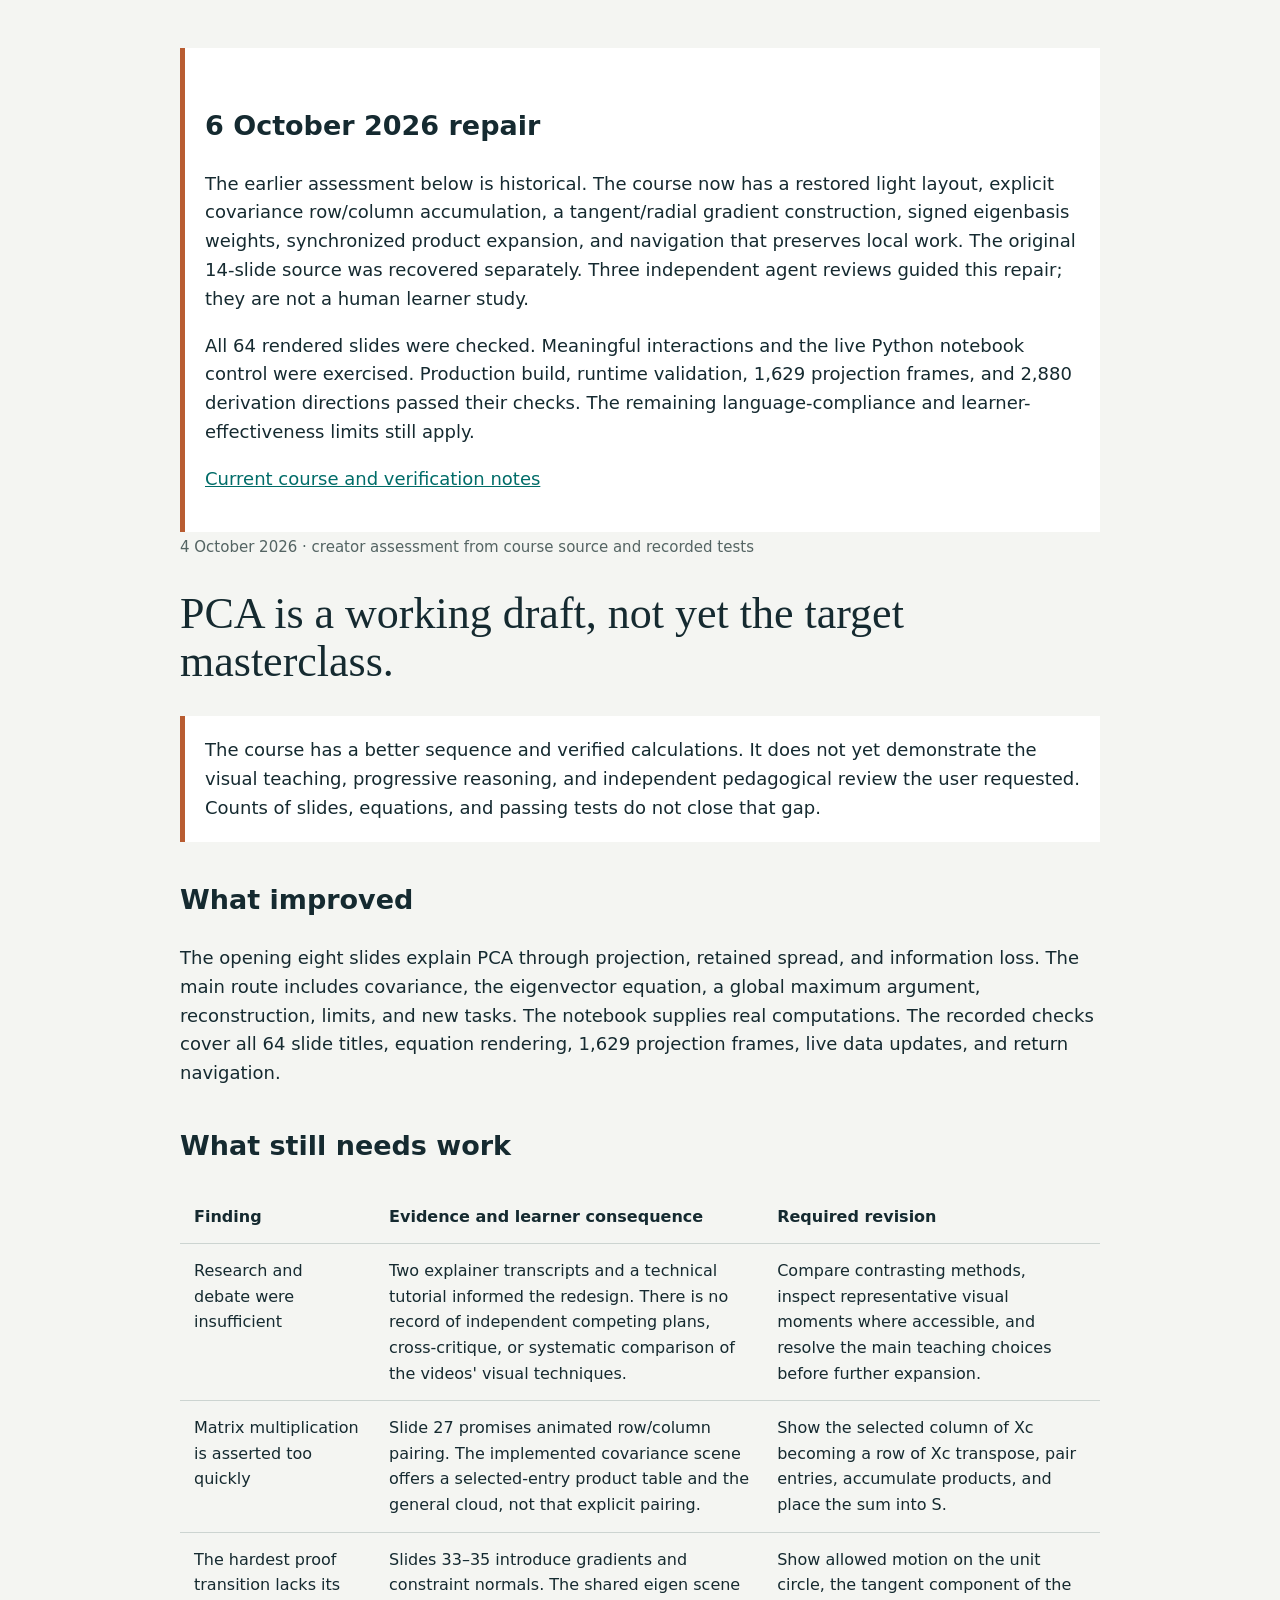
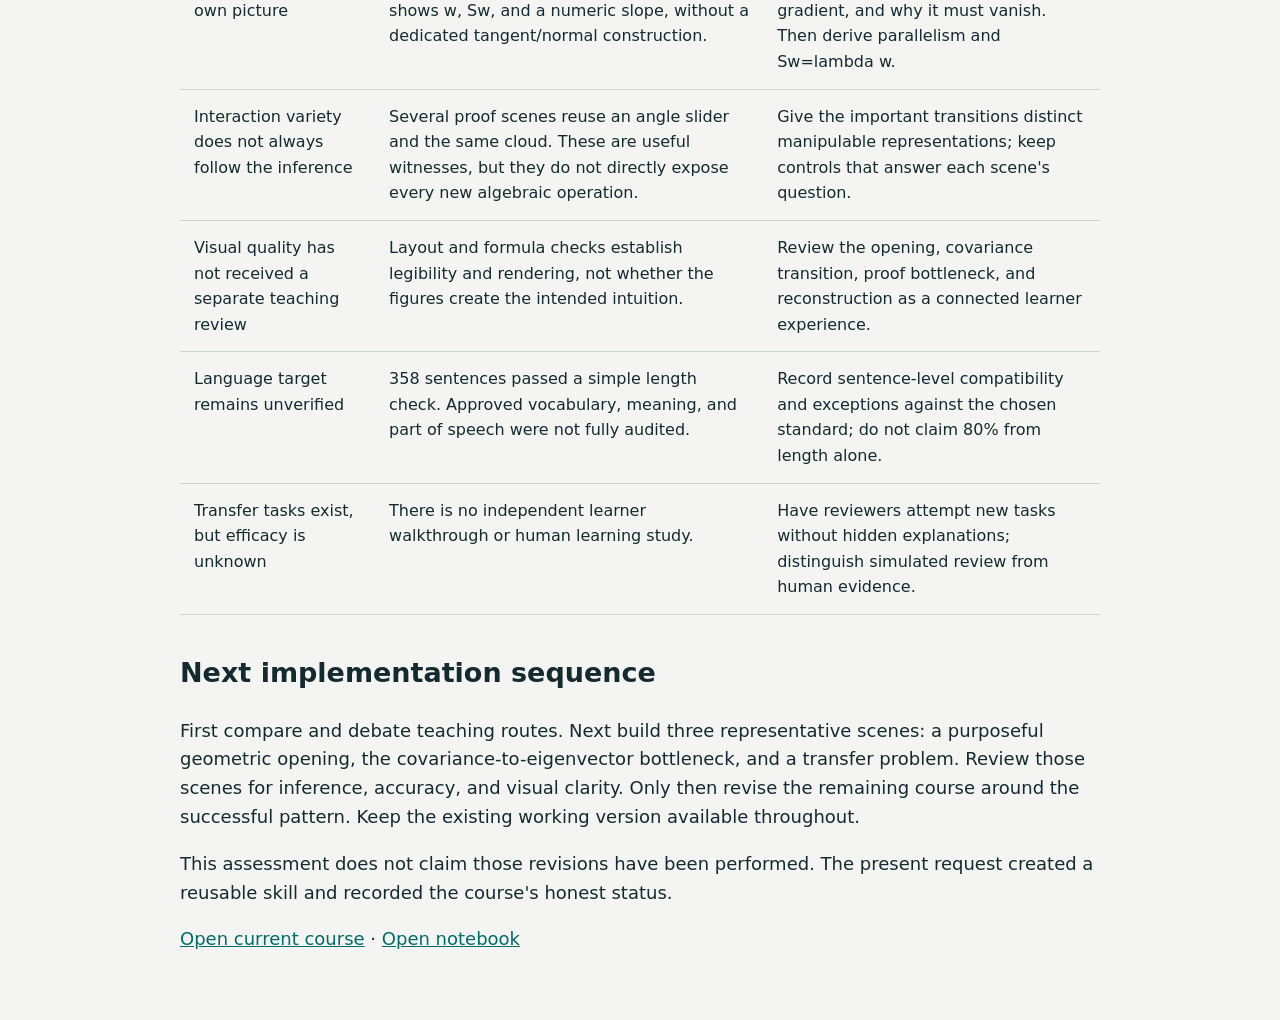
<file: outputs/PCA-TEACHING-ASSESSMENT.html>
<!doctype html><html lang="en"><meta charset="utf-8"><meta name="viewport" content="width=device-width,initial-scale=1"><title>PCA teaching assessment</title><style>body{font:18px/1.6 system-ui;background:#f4f5f2;color:#152a30;margin:0}main{max-width:920px;margin:auto;padding:48px 24px}h1{font:44px/1.1 Georgia}h2{margin-top:36px}td,th{border-bottom:1px solid #ccd4d1;text-align:left;padding:14px;vertical-align:top}table{border-collapse:collapse;width:100%;font-size:16px}.verdict{padding:20px;border-left:5px solid #b85c31;background:white}a{color:#006c68}small{color:#546463}</style><main><section class="verdict"><h2>6 October 2026 repair</h2><p>The earlier assessment below is historical. The course now has a restored light layout, explicit covariance row/column accumulation, a tangent/radial gradient construction, signed eigenbasis weights, synchronized product expansion, and navigation that preserves local work. The original 14-slide source was recovered separately. Three independent agent reviews guided this repair; they are not a human learner study.</p><p>All 64 rendered slides were checked. Meaningful interactions and the live Python notebook control were exercised. Production build, runtime validation, 1,629 projection frames, and 2,880 derivation directions passed their checks. The remaining language-compliance and learner-effectiveness limits still apply.</p><p><a href="pca-studio/README.md">Current course and verification notes</a></p></section><small>4 October 2026 · creator assessment from course source and recorded tests</small><h1>PCA is a working draft, not yet the target masterclass.</h1><p class="verdict">The course has a better sequence and verified calculations. It does not yet demonstrate the visual teaching, progressive reasoning, and independent pedagogical review the user requested. Counts of slides, equations, and passing tests do not close that gap.</p><h2>What improved</h2><p>The opening eight slides explain PCA through projection, retained spread, and information loss. The main route includes covariance, the eigenvector equation, a global maximum argument, reconstruction, limits, and new tasks. The notebook supplies real computations. The recorded checks cover all 64 slide titles, equation rendering, 1,629 projection frames, live data updates, and return navigation.</p><h2>What still needs work</h2><table><tr><th>Finding</th><th>Evidence and learner consequence</th><th>Required revision</th></tr><tr><td>Research and debate were insufficient</td><td>Two explainer transcripts and a technical tutorial informed the redesign. There is no record of independent competing plans, cross-critique, or systematic comparison of the videos' visual techniques.</td><td>Compare contrasting methods, inspect representative visual moments where accessible, and resolve the main teaching choices before further expansion.</td></tr><tr><td>Matrix multiplication is asserted too quickly</td><td>Slide 27 promises animated row/column pairing. The implemented covariance scene offers a selected-entry product table and the general cloud, not that explicit pairing.</td><td>Show the selected column of Xc becoming a row of Xc transpose, pair entries, accumulate products, and place the sum into S.</td></tr><tr><td>The hardest proof transition lacks its own picture</td><td>Slides 33–35 introduce gradients and constraint normals. The shared eigen scene shows w, Sw, and a numeric slope, without a dedicated tangent/normal construction.</td><td>Show allowed motion on the unit circle, the tangent component of the gradient, and why it must vanish. Then derive parallelism and Sw=lambda w.</td></tr><tr><td>Interaction variety does not always follow the inference</td><td>Several proof scenes reuse an angle slider and the same cloud. These are useful witnesses, but they do not directly expose every new algebraic operation.</td><td>Give the important transitions distinct manipulable representations; keep controls that answer each scene's question.</td></tr><tr><td>Visual quality has not received a separate teaching review</td><td>Layout and formula checks establish legibility and rendering, not whether the figures create the intended intuition.</td><td>Review the opening, covariance transition, proof bottleneck, and reconstruction as a connected learner experience.</td></tr><tr><td>Language target remains unverified</td><td>358 sentences passed a simple length check. Approved vocabulary, meaning, and part of speech were not fully audited.</td><td>Record sentence-level compatibility and exceptions against the chosen standard; do not claim 80% from length alone.</td></tr><tr><td>Transfer tasks exist, but efficacy is unknown</td><td>There is no independent learner walkthrough or human learning study.</td><td>Have reviewers attempt new tasks without hidden explanations; distinguish simulated review from human evidence.</td></tr></table><h2>Next implementation sequence</h2><p>First compare and debate teaching routes. Next build three representative scenes: a purposeful geometric opening, the covariance-to-eigenvector bottleneck, and a transfer problem. Review those scenes for inference, accuracy, and visual clarity. Only then revise the remaining course around the successful pattern. Keep the existing working version available throughout.</p><p>This assessment does not claim those revisions have been performed. The present request created a reusable skill and recorded the course's honest status.</p><p><a href="http://localhost:2719/lesson/">Open current course</a> · <a href="http://localhost:2718/studio/lesson/">Open notebook</a></p></main></html>
</file>
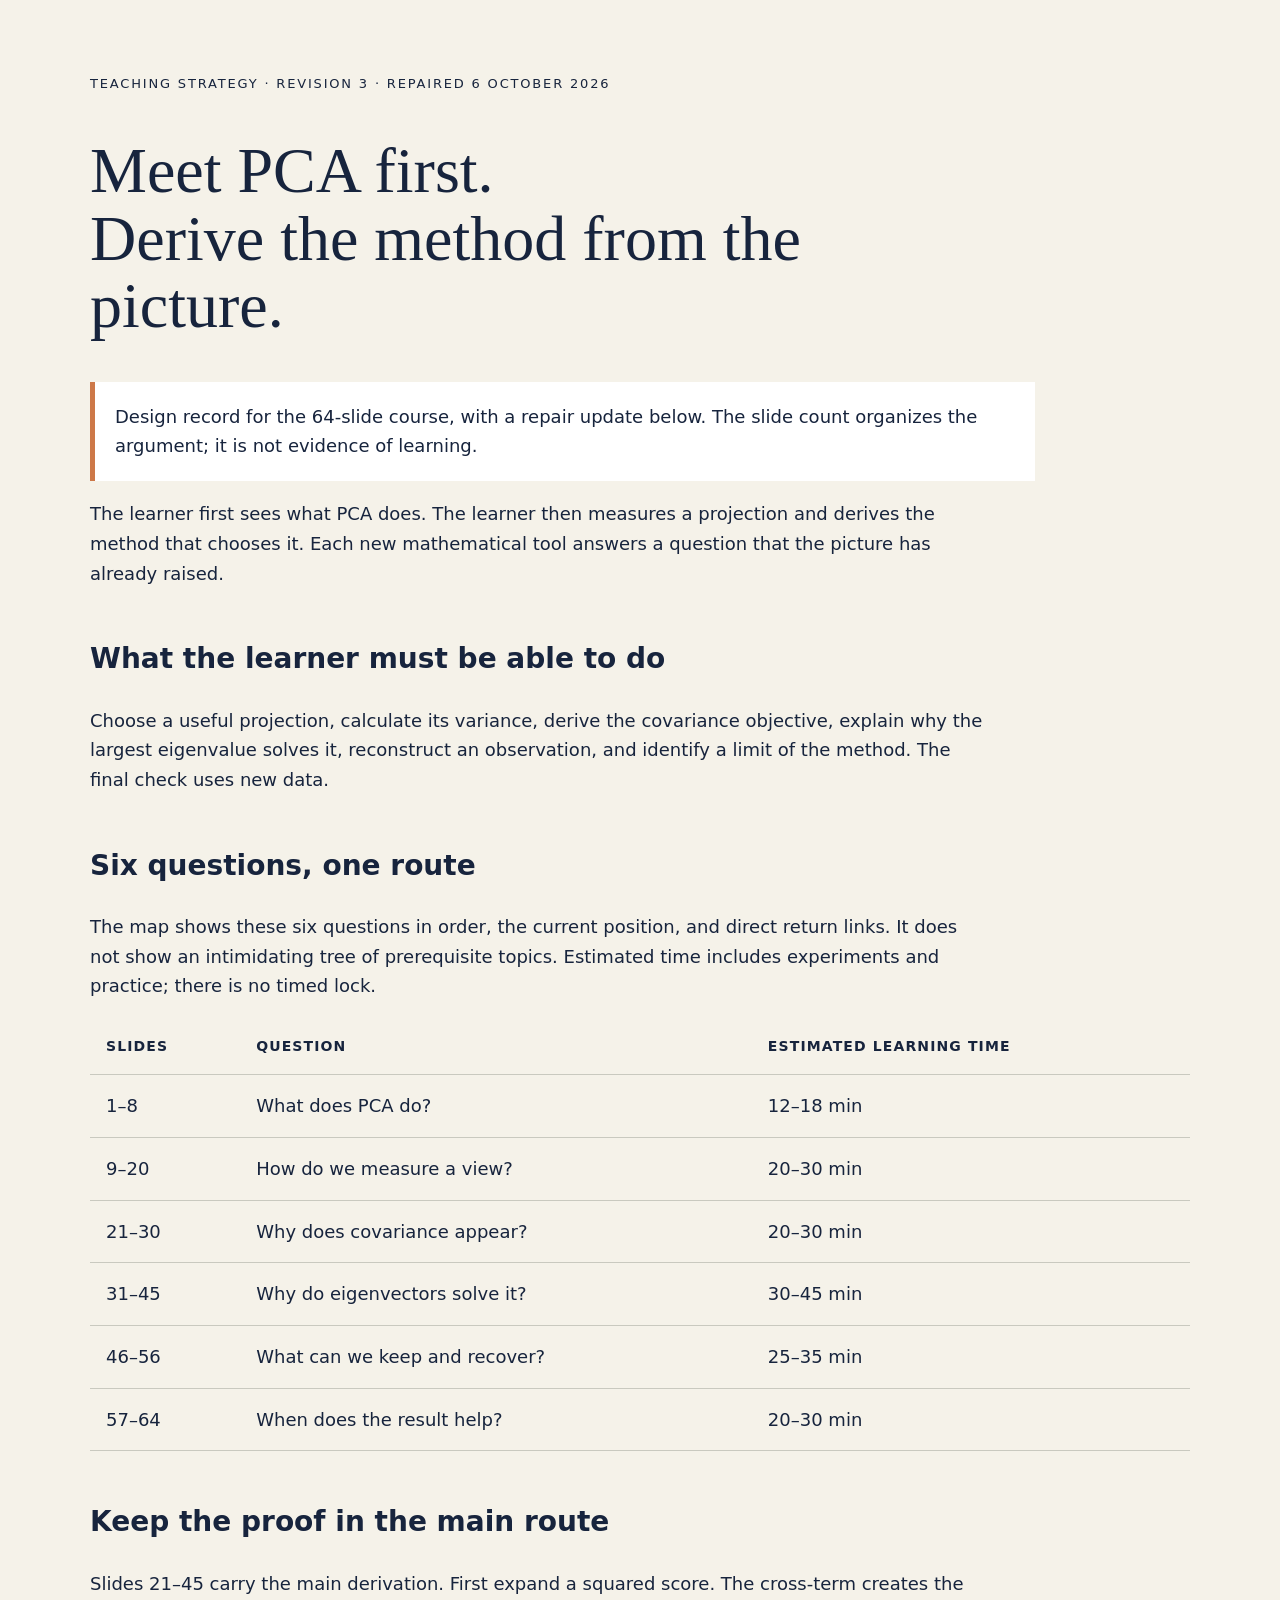
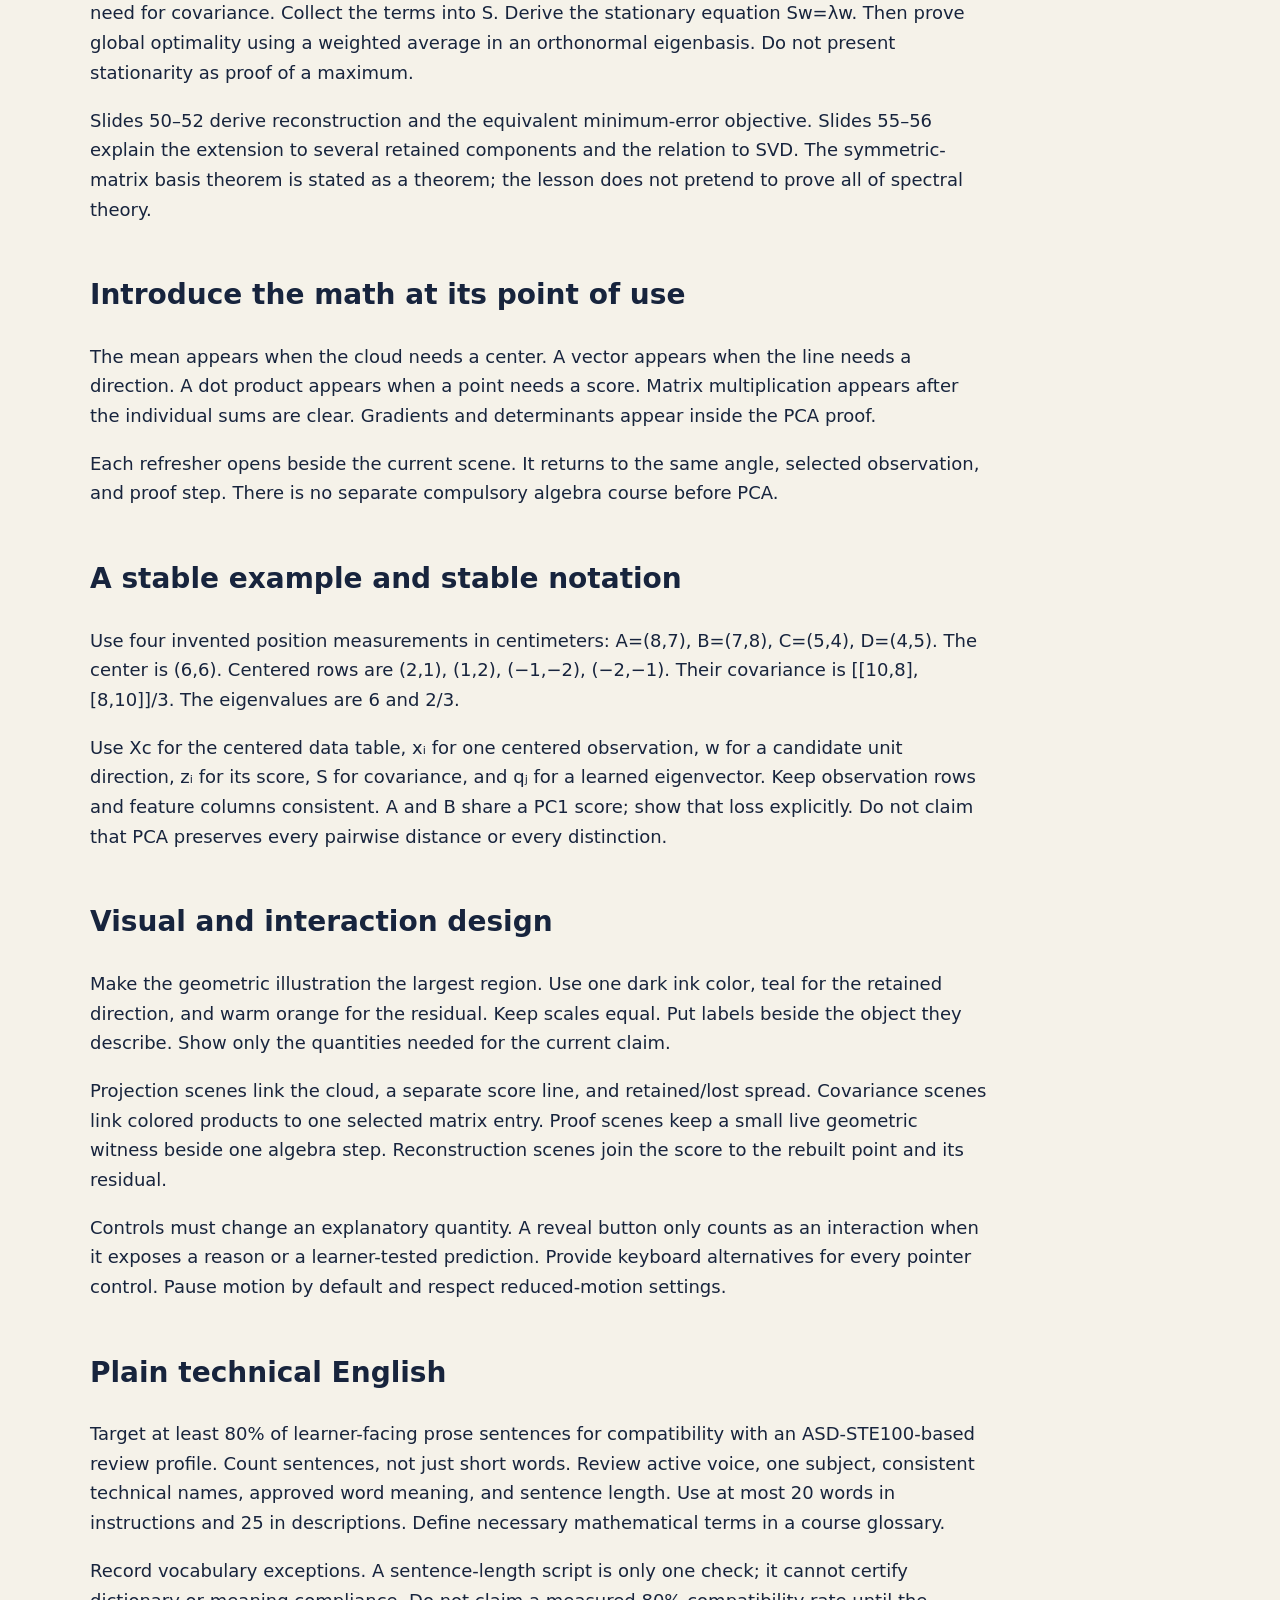
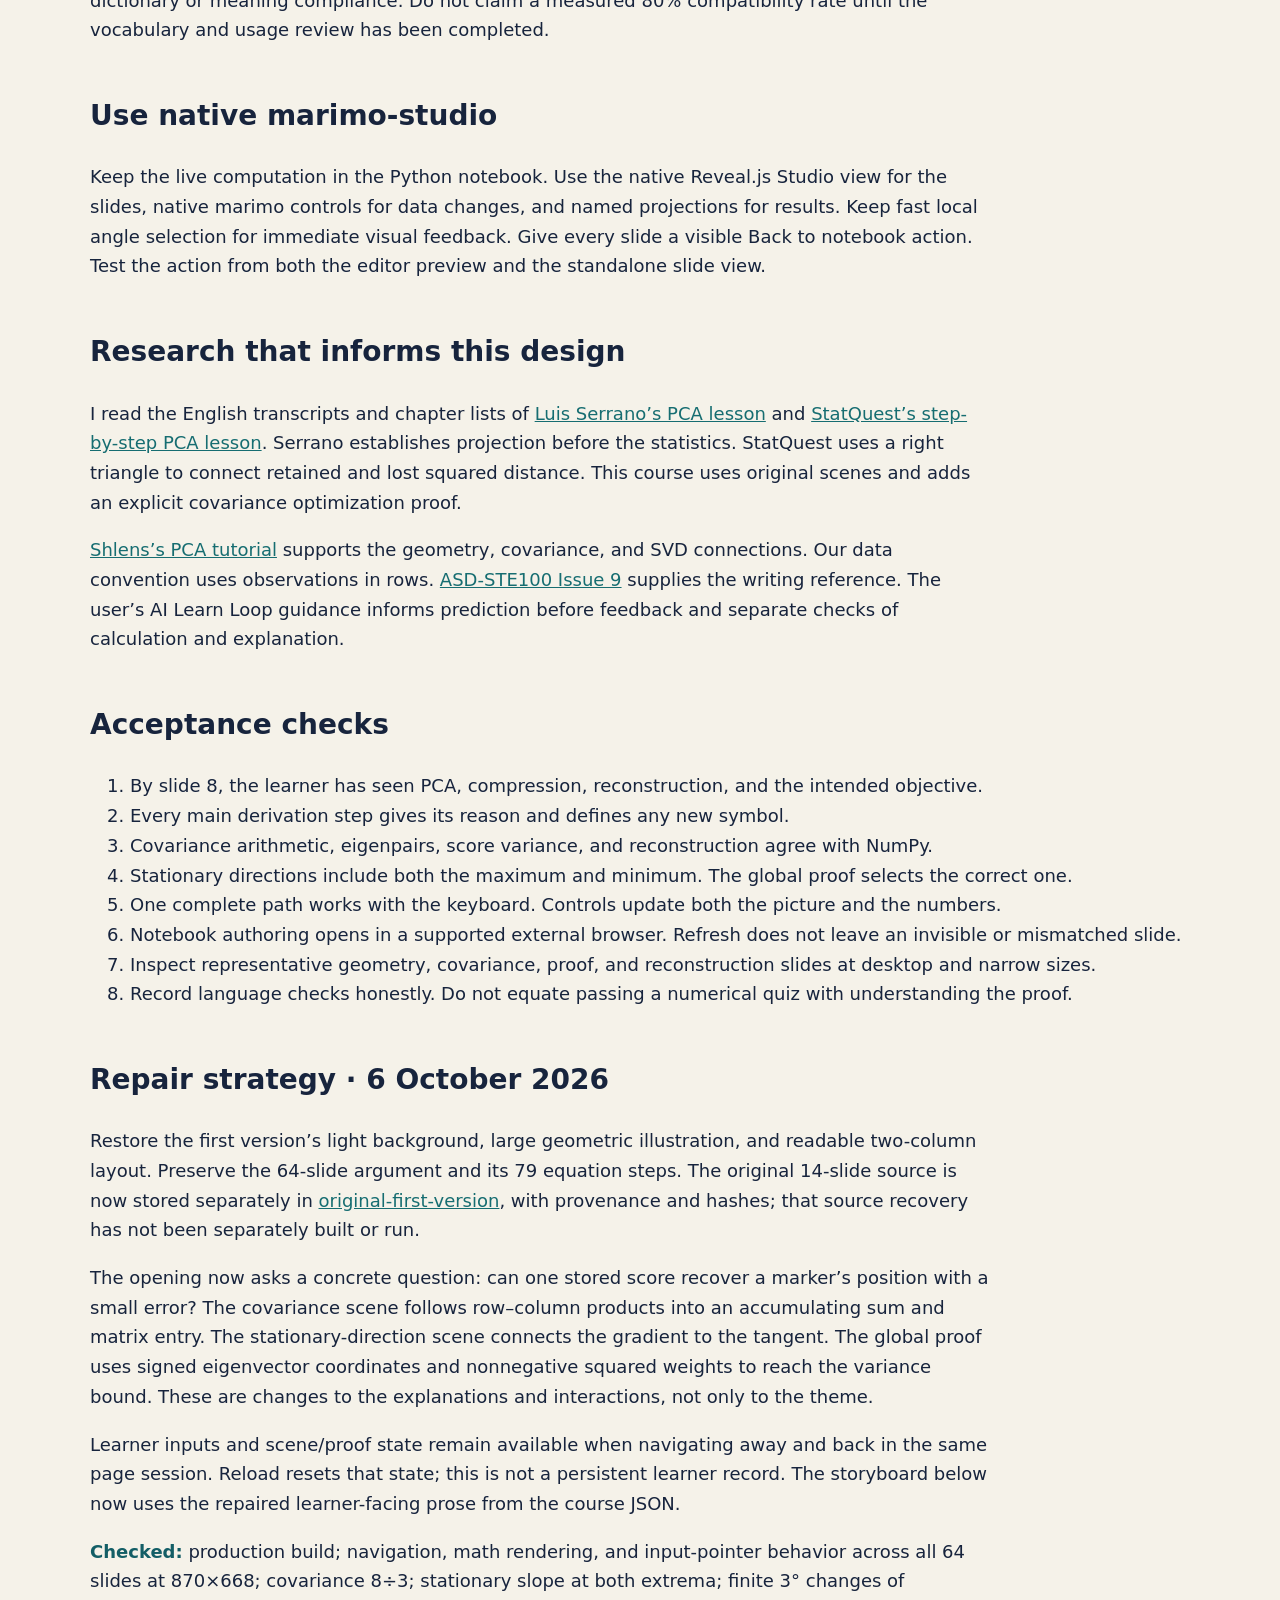
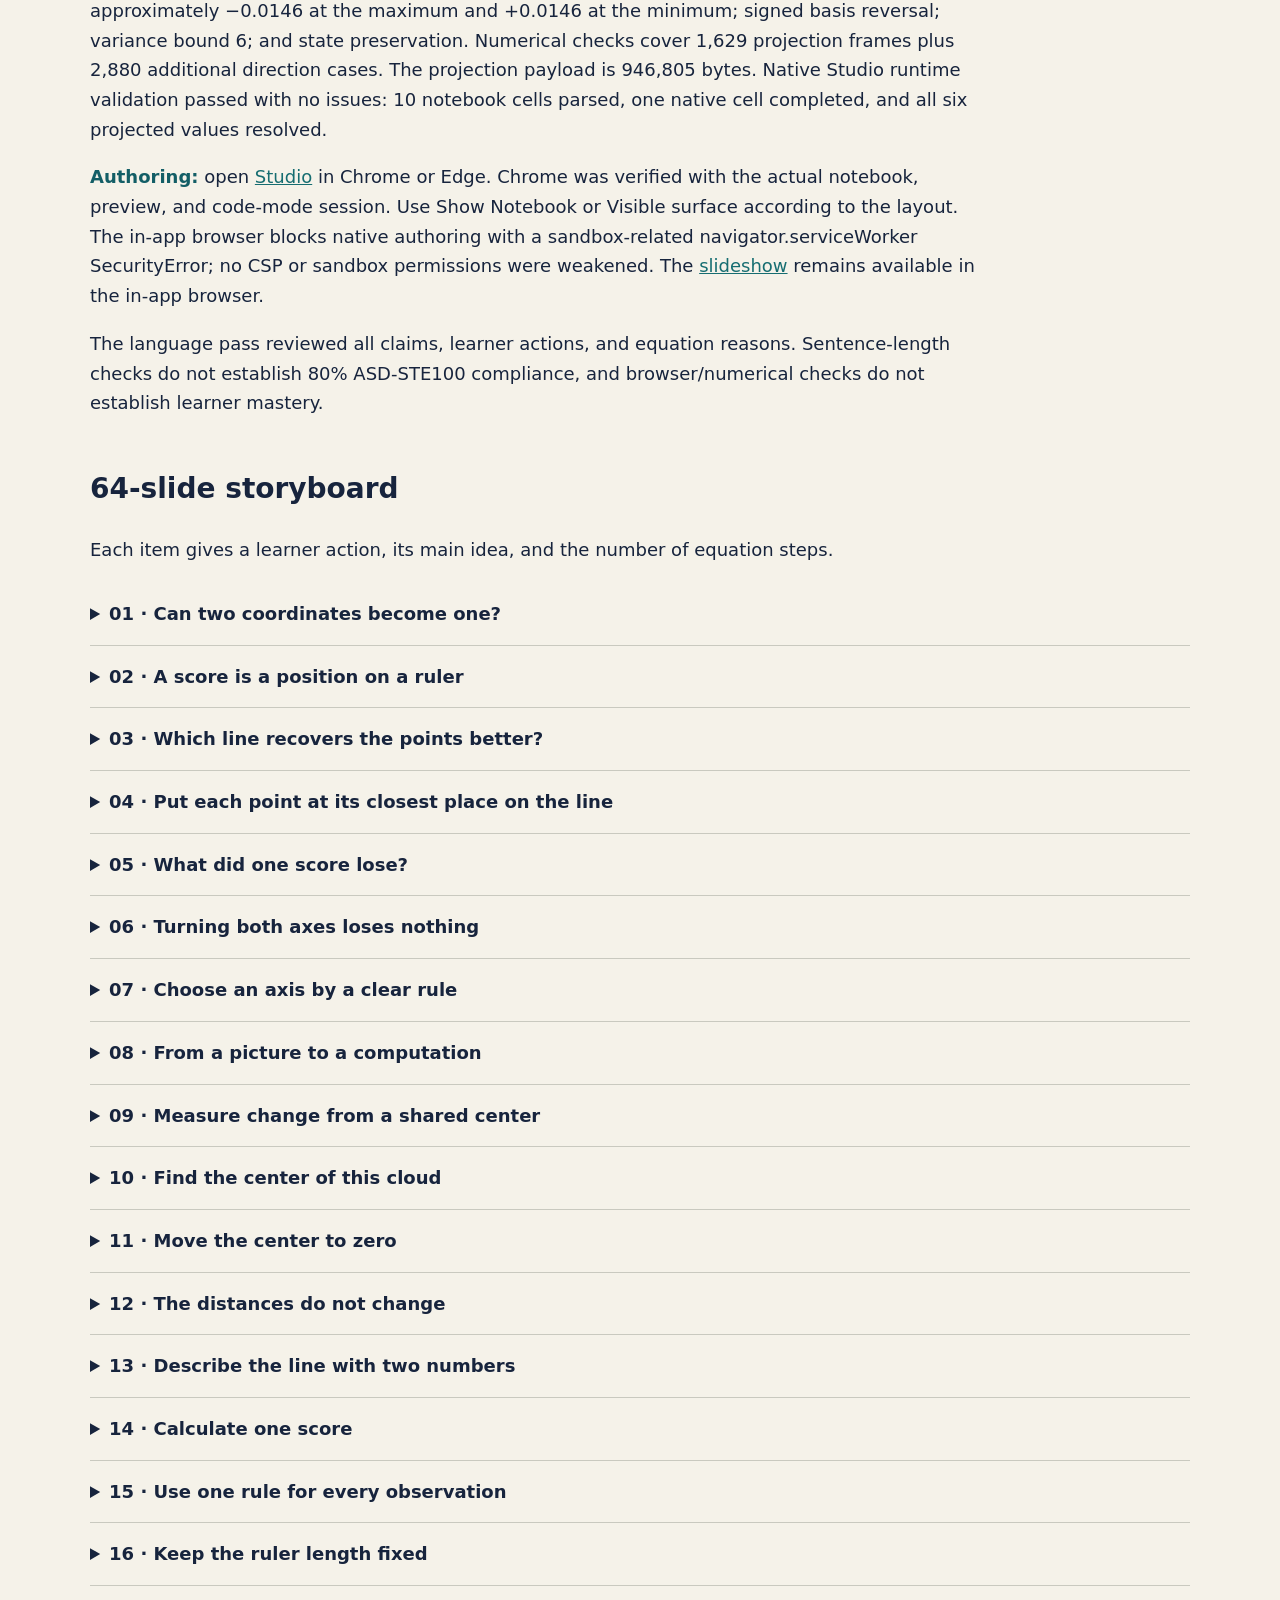
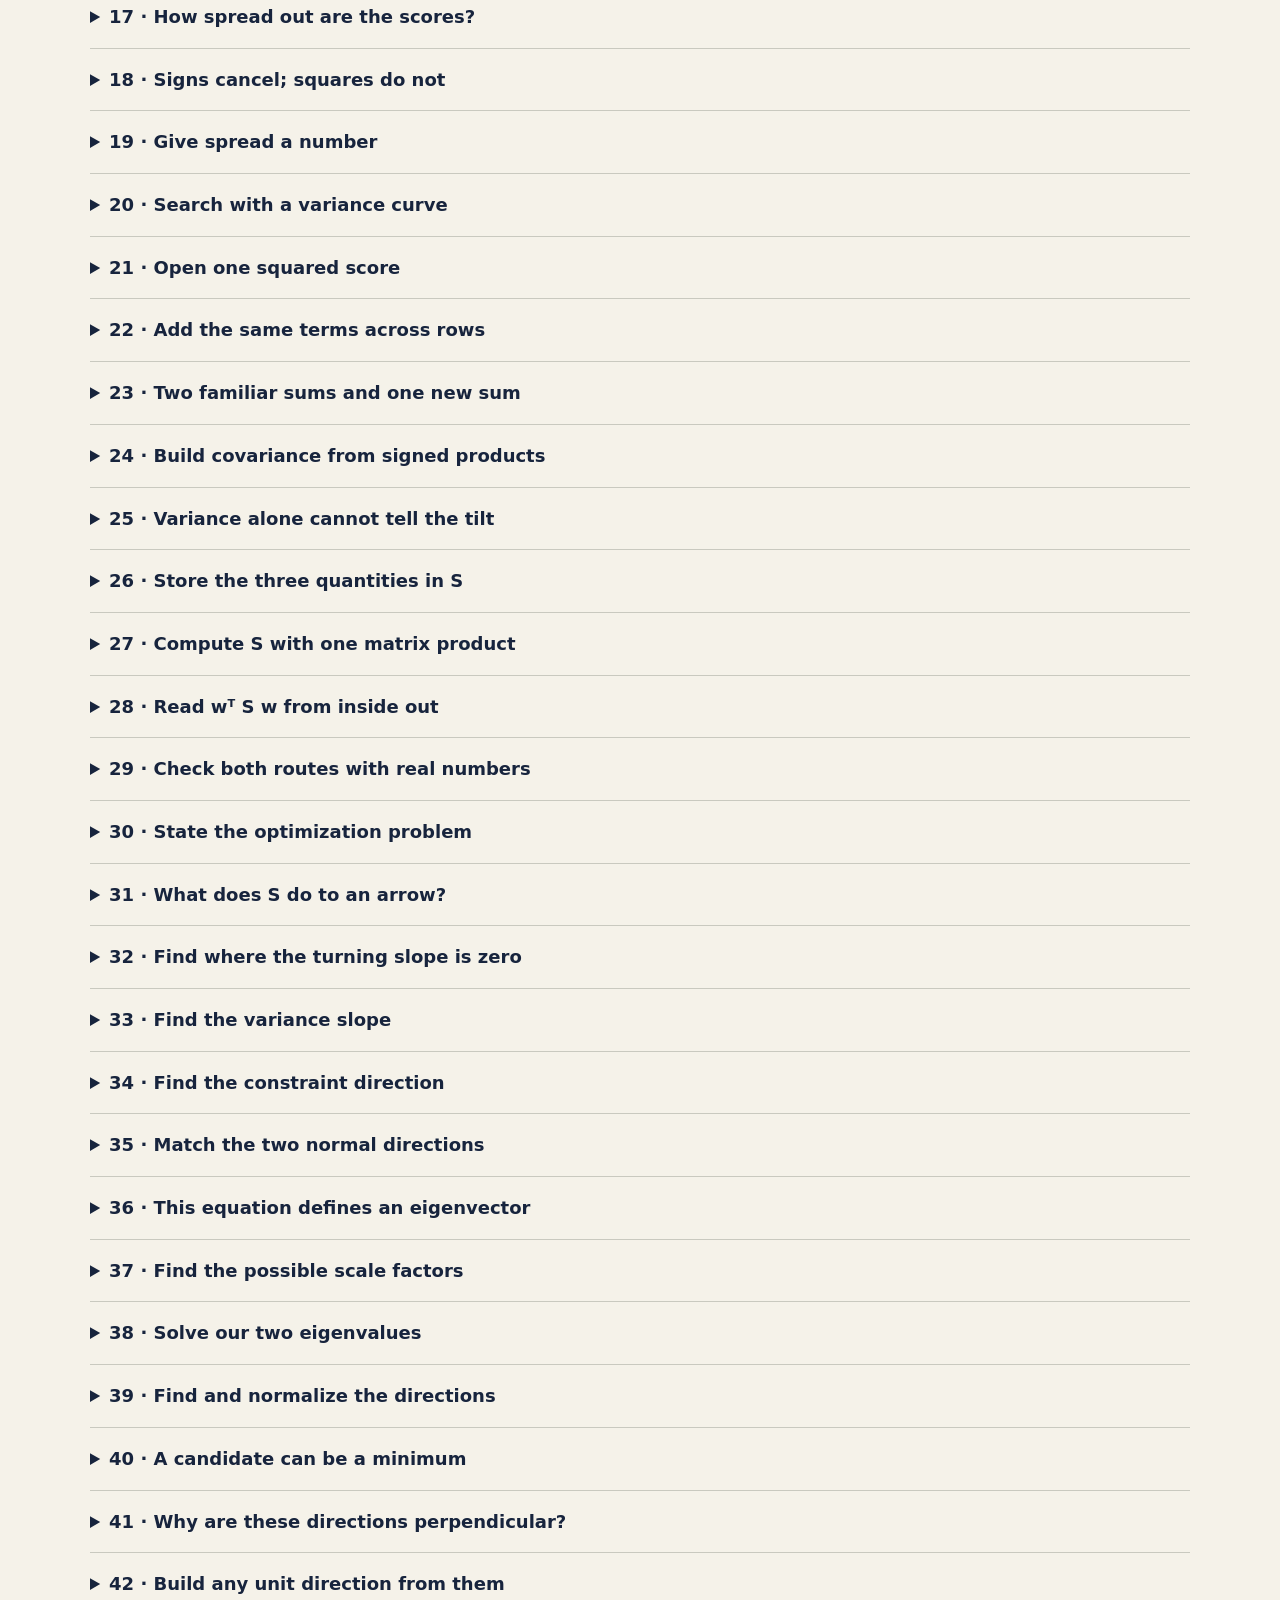
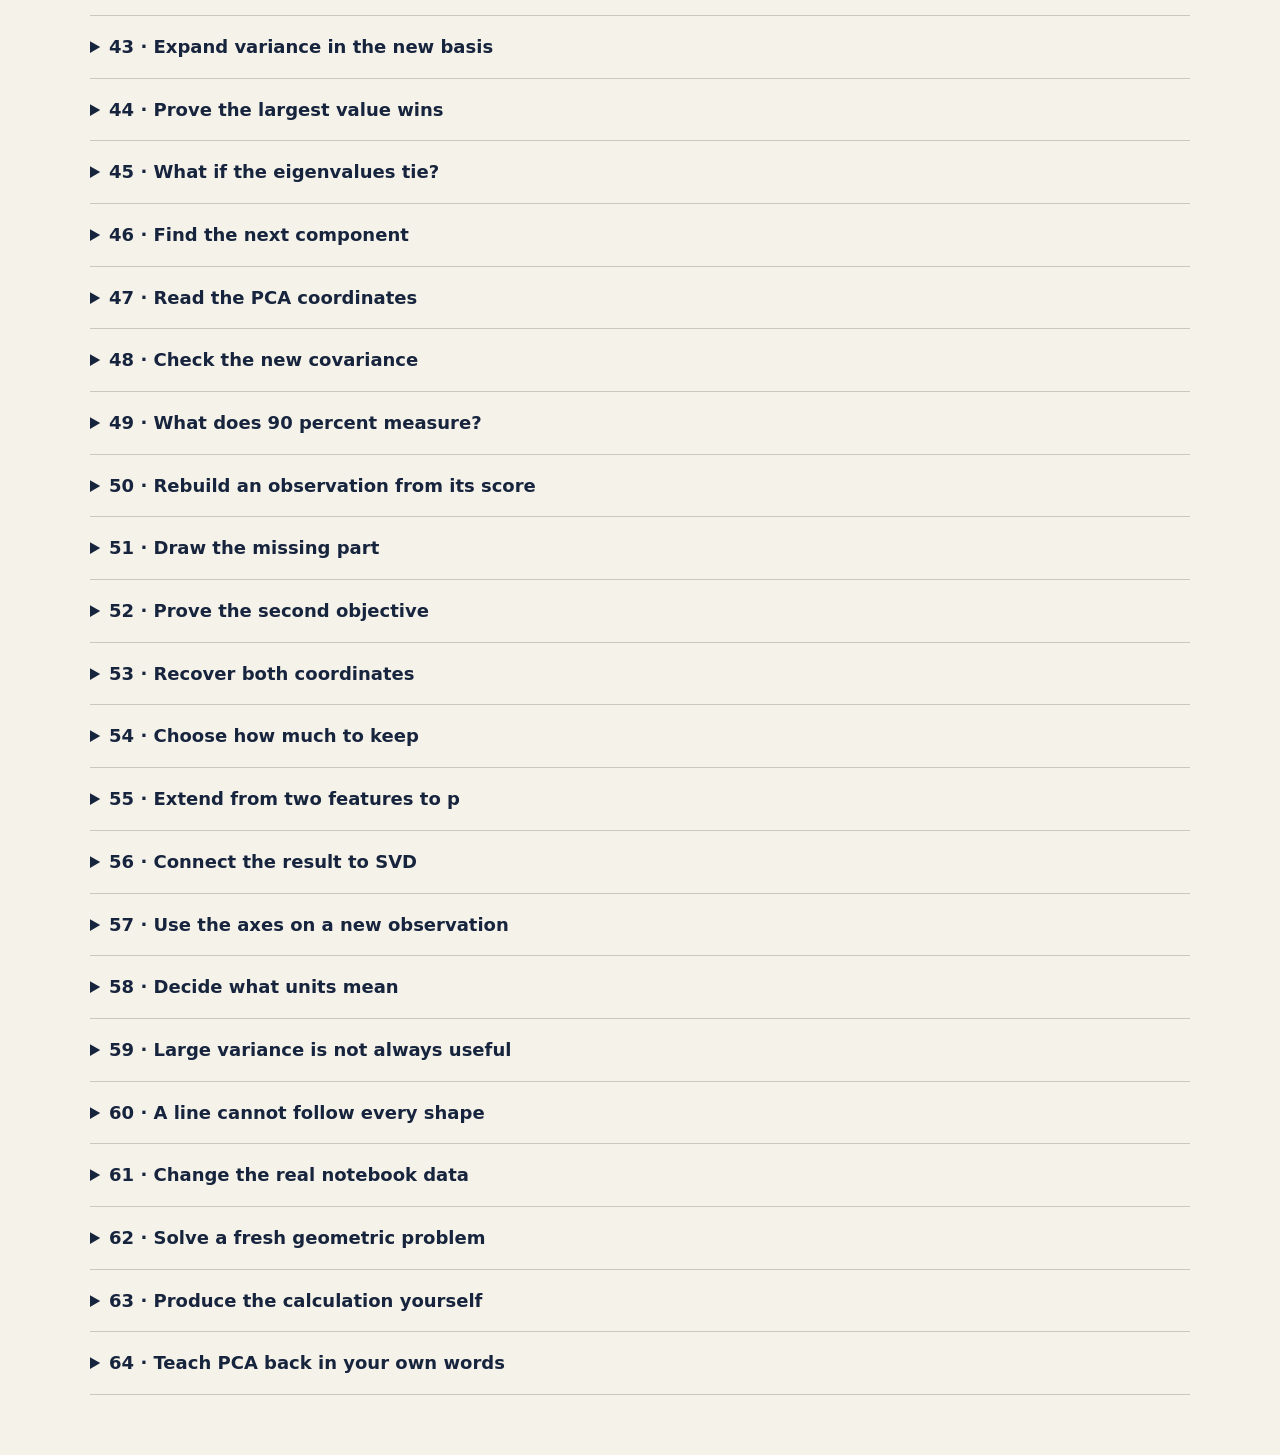
<file: outputs/pca-studio/PCA-TEACHING-PLAN.html>
<!doctype html><html lang="en"><meta charset="utf-8"><meta name="viewport" content="width=device-width,initial-scale=1"><title>PCA teaching strategy</title><style>body{margin:0;background:#f5f2e9;color:#17243d;font:18px/1.65 system-ui}main{max-width:1100px;margin:auto;padding:60px 28px}h1{font:64px/1.05 Georgia;max-width:900px}h2{margin-top:48px;font-size:28px}p{max-width:900px}a{color:#166d71}table{width:100%;border-collapse:collapse}th,td{padding:16px;text-align:left;border-bottom:1px solid #c9c9bf;vertical-align:top}th{font-size:14px;text-transform:uppercase;letter-spacing:.08em}small{color:#536174}details{padding:16px 0;border-bottom:1px solid #c9c9bf}summary{cursor:pointer;font-weight:650}strong{color:#135e66}.eyebrow{letter-spacing:.14em;text-transform:uppercase;font-size:13px}blockquote{border-left:4px solid #168889;padding-left:22px}code{background:#e5e9e4;padding:2px 5px}.status{background:#fff;padding:20px;border-left:5px solid #cd7848}</style><main><p class="eyebrow">Teaching strategy · revision 3 · repaired 6 October 2026</p><h1>Meet PCA first.<br>Derive the method from the picture.</h1>
<p class="status">Design record for the 64-slide course, with a repair update below. The slide count organizes the argument; it is not evidence of learning.</p>
<p>The learner first sees what PCA does. The learner then measures a projection and derives the method that chooses it. Each new mathematical tool answers a question that the picture has already raised.</p>
<h2>What the learner must be able to do</h2><p>Choose a useful projection, calculate its variance, derive the covariance objective, explain why the largest eigenvalue solves it, reconstruct an observation, and identify a limit of the method. The final check uses new data.</p>
<h2>Six questions, one route</h2><p>The map shows these six questions in order, the current position, and direct return links. It does not show an intimidating tree of prerequisite topics. Estimated time includes experiments and practice; there is no timed lock.</p><table><tr><th>Slides</th><th>Question</th><th>Estimated learning time</th></tr><tr><td>1–8</td><td>What does PCA do?</td><td>12–18 min</td></tr><tr><td>9–20</td><td>How do we measure a view?</td><td>20–30 min</td></tr><tr><td>21–30</td><td>Why does covariance appear?</td><td>20–30 min</td></tr><tr><td>31–45</td><td>Why do eigenvectors solve it?</td><td>30–45 min</td></tr><tr><td>46–56</td><td>What can we keep and recover?</td><td>25–35 min</td></tr><tr><td>57–64</td><td>When does the result help?</td><td>20–30 min</td></tr></table><h2>Keep the proof in the main route</h2><p>Slides 21–45 carry the main derivation. First expand a squared score. The cross-term creates the need for covariance. Collect the terms into S. Derive the stationary equation Sw=λw. Then prove global optimality using a weighted average in an orthonormal eigenbasis. Do not present stationarity as proof of a maximum.</p><p>Slides 50–52 derive reconstruction and the equivalent minimum-error objective. Slides 55–56 explain the extension to several retained components and the relation to SVD. The symmetric-matrix basis theorem is stated as a theorem; the lesson does not pretend to prove all of spectral theory.</p>
<h2>Introduce the math at its point of use</h2><p>The mean appears when the cloud needs a center. A vector appears when the line needs a direction. A dot product appears when a point needs a score. Matrix multiplication appears after the individual sums are clear. Gradients and determinants appear inside the PCA proof.</p><p>Each refresher opens beside the current scene. It returns to the same angle, selected observation, and proof step. There is no separate compulsory algebra course before PCA.</p>
<h2>A stable example and stable notation</h2><p>Use four invented position measurements in centimeters: A=(8,7), B=(7,8), C=(5,4), D=(4,5). The center is (6,6). Centered rows are (2,1), (1,2), (−1,−2), (−2,−1). Their covariance is [[10,8],[8,10]]/3. The eigenvalues are 6 and 2/3.</p><p>Use Xc for the centered data table, xᵢ for one centered observation, w for a candidate unit direction, zᵢ for its score, S for covariance, and qⱼ for a learned eigenvector. Keep observation rows and feature columns consistent. A and B share a PC1 score; show that loss explicitly. Do not claim that PCA preserves every pairwise distance or every distinction.</p>
<h2>Visual and interaction design</h2><p>Make the geometric illustration the largest region. Use one dark ink color, teal for the retained direction, and warm orange for the residual. Keep scales equal. Put labels beside the object they describe. Show only the quantities needed for the current claim.</p><p>Projection scenes link the cloud, a separate score line, and retained/lost spread. Covariance scenes link colored products to one selected matrix entry. Proof scenes keep a small live geometric witness beside one algebra step. Reconstruction scenes join the score to the rebuilt point and its residual.</p><p>Controls must change an explanatory quantity. A reveal button only counts as an interaction when it exposes a reason or a learner-tested prediction. Provide keyboard alternatives for every pointer control. Pause motion by default and respect reduced-motion settings.</p>
<h2>Plain technical English</h2><p>Target at least 80% of learner-facing prose sentences for compatibility with an ASD-STE100-based review profile. Count sentences, not just short words. Review active voice, one subject, consistent technical names, approved word meaning, and sentence length. Use at most 20 words in instructions and 25 in descriptions. Define necessary mathematical terms in a course glossary.</p><p>Record vocabulary exceptions. A sentence-length script is only one check; it cannot certify dictionary or meaning compliance. Do not claim a measured 80% compatibility rate until the vocabulary and usage review has been completed.</p>
<h2>Use native marimo-studio</h2><p>Keep the live computation in the Python notebook. Use the native Reveal.js Studio view for the slides, native marimo controls for data changes, and named projections for results. Keep fast local angle selection for immediate visual feedback. Give every slide a visible Back to notebook action. Test the action from both the editor preview and the standalone slide view.</p>
<h2>Research that informs this design</h2><p>I read the English transcripts and chapter lists of <a href="https://www.youtube.com/watch?v=g-Hb26agBFg">Luis Serrano’s PCA lesson</a> and <a href="https://www.youtube.com/watch?v=FgakZw6K1QQ">StatQuest’s step-by-step PCA lesson</a>. Serrano establishes projection before the statistics. StatQuest uses a right triangle to connect retained and lost squared distance. This course uses original scenes and adds an explicit covariance optimization proof.</p><p><a href="https://arxiv.org/abs/1404.1100">Shlens’s PCA tutorial</a> supports the geometry, covariance, and SVD connections. Our data convention uses observations in rows. <a href="https://www.asd-ste100.org/assets/files/ASD-STE100_ISSUE9.pdf">ASD-STE100 Issue 9</a> supplies the writing reference. The user’s AI Learn Loop guidance informs prediction before feedback and separate checks of calculation and explanation.</p>
<h2>Acceptance checks</h2><ol><li>By slide 8, the learner has seen PCA, compression, reconstruction, and the intended objective.</li><li>Every main derivation step gives its reason and defines any new symbol.</li><li>Covariance arithmetic, eigenpairs, score variance, and reconstruction agree with NumPy.</li><li>Stationary directions include both the maximum and minimum. The global proof selects the correct one.</li><li>One complete path works with the keyboard. Controls update both the picture and the numbers.</li><li>Notebook authoring opens in a supported external browser. Refresh does not leave an invisible or mismatched slide.</li><li>Inspect representative geometry, covariance, proof, and reconstruction slides at desktop and narrow sizes.</li><li>Record language checks honestly. Do not equate passing a numerical quiz with understanding the proof.</li></ol>

<section id="repair-2026-10-06"><h2>Repair strategy · 6 October 2026</h2>
<p>Restore the first version’s light background, large geometric illustration, and readable two-column layout. Preserve the 64-slide argument and its 79 equation steps. The original 14-slide source is now stored separately in <a href="original-first-version/README.md">original-first-version</a>, with provenance and hashes; that source recovery has not been separately built or run.</p>
<p>The opening now asks a concrete question: can one stored score recover a marker’s position with a small error? The covariance scene follows row–column products into an accumulating sum and matrix entry. The stationary-direction scene connects the gradient to the tangent. The global proof uses signed eigenvector coordinates and nonnegative squared weights to reach the variance bound. These are changes to the explanations and interactions, not only to the theme.</p>
<p>Learner inputs and scene/proof state remain available when navigating away and back in the same page session. Reload resets that state; this is not a persistent learner record. The storyboard below now uses the repaired learner-facing prose from the course JSON.</p>
<p><strong>Checked:</strong> production build; navigation, math rendering, and input-pointer behavior across all 64 slides at 870×668; covariance 8÷3; stationary slope at both extrema; finite 3° changes of approximately −0.0146 at the maximum and +0.0146 at the minimum; signed basis reversal; variance bound 6; and state preservation. Numerical checks cover 1,629 projection frames plus 2,880 additional direction cases. The projection payload is 946,805 bytes. Native Studio runtime validation passed with no issues: 10 notebook cells parsed, one native cell completed, and all six projected values resolved.</p>
<p><strong>Authoring:</strong> open <a href="http://localhost:2718/studio/lesson/">Studio</a> in Chrome or Edge. Chrome was verified with the actual notebook, preview, and code-mode session. Use Show Notebook or Visible surface according to the layout. The in-app browser blocks native authoring with a sandbox-related navigator.serviceWorker SecurityError; no CSP or sandbox permissions were weakened. The <a href="http://localhost:2719/lesson/">slideshow</a> remains available in the in-app browser.</p>
<p>The language pass reviewed all claims, learner actions, and equation reasons. Sentence-length checks do not establish 80% ASD-STE100 compliance, and browser/numerical checks do not establish learner mastery.</p></section>
<h2>64-slide storyboard</h2><p>Each item gives a learner action, its main idea, and the number of equation steps.</p><details><summary>01 · Can two coordinates become one?</summary><p><strong>Try:</strong> Select a marker. Turn the line and compare its original position with its recovered position.</p><p><strong>Main idea:</strong> PCA chooses new axes through the center of the data. With fewer coordinates, we can recover approximate positions and measure the errors.</p><p><small>Equation steps: 0</small></p></details><details><summary>02 · A score is a position on a ruler</summary><p><strong>Try:</strong> Select A, then B. Follow each marker to its position on the score ruler.</p><p><strong>Main idea:</strong> One score locates a point along the chosen axis. The shared axis and center let us turn that score into a recovered position.</p><p><small>Equation steps: 0</small></p></details><details><summary>03 · Which line recovers the points better?</summary><p><strong>Try:</strong> Compare 45° and 135°. Which direction gives smaller gaps between the original and recovered points?</p><p><strong>Main idea:</strong> The choice of line changes the recovery error. We will choose the line with the smallest total squared error.</p><p><small>Equation steps: 0</small></p></details><details><summary>04 · Put each point at its closest place on the line</summary><p><strong>Try:</strong> Move the selected point to the line. Notice the right angle at the point where it arrives.</p><p><strong>Main idea:</strong> A projection is the closest point on the line. The gap from the original point is perpendicular to the line.</p><p><small>Equation steps: 0</small></p></details><details><summary>05 · What did one score lose?</summary><p><strong>Try:</strong> Move the point across the axis. Check that its stored score stays fixed.</p><p><strong>Main idea:</strong> Several original positions can have the same score. The missing coordinate tells them apart.</p><p><small>Equation steps: 0</small></p></details><details><summary>06 · Turning both axes loses nothing</summary><p><strong>Try:</strong> Keep both coordinates, then remove one. Compare the recovered position in each case.</p><p><strong>Main idea:</strong> Two rotated coordinates still locate the point exactly. Removing one coordinate can create a recovery error.</p><p><small>Equation steps: 0</small></p></details><details><summary>07 · Choose an axis by a clear rule</summary><p><strong>Try:</strong> Turn the line. Compare the squared spread kept with the squared recovery error.</p><p><strong>Main idea:</strong> With the same units, the axis that keeps the most squared spread also gives the least total squared recovery error.</p><p><small>Equation steps: 0</small></p></details><details><summary>08 · From a picture to a computation</summary><p><strong>Try:</strong> Subtract the center. Search for a direction. Store the scores. Recover a point from its score.</p><p><strong>Main idea:</strong> We first move the mean to zero. Then we choose an axis, compute each score, and use the axis to recover positions.</p><p><small>Equation steps: 0</small></p></details><details><summary>09 · Measure change from a shared center</summary><p><strong>Try:</strong> Move the whole cloud toward the origin. Watch its center and the gaps between points.</p><p><strong>Main idea:</strong> PCA measures how the observations differ from their shared center, the mean.</p><p><small>Equation steps: 0</small></p></details><details><summary>10 · Find the center of this cloud</summary><p><strong>Try:</strong> Add the four x values and divide by four. Repeat for y.</p><p><strong>Main idea:</strong> The mean gives one shared center for the four observations.</p><p><small>Equation steps: 1</small></p></details><details><summary>11 · Move the center to zero</summary><p><strong>Try:</strong> Move the mean to zero. Follow the selected point as its coordinates change.</p><p><strong>Main idea:</strong> Subtract each feature mean from that feature. The resulting coordinates measure differences from the shared center.</p><p><small>Equation steps: 1</small></p></details><details><summary>12 · The distances do not change</summary><p><strong>Try:</strong> Follow A and B as the cloud moves. Does the gap between them change?</p><p><strong>Main idea:</strong> Subtracting the same center from every point preserves all pairwise distances.</p><p><small>Equation steps: 1</small></p></details><details><summary>13 · Describe the line with two numbers</summary><p><strong>Try:</strong> Turn the unit arrow. Compare its horizontal and vertical coordinates.</p><p><strong>Main idea:</strong> The vector w specifies the axis direction. Its length is one, so every direction uses the same score scale.</p><p><small>Equation steps: 1</small></p></details><details><summary>14 · Calculate one score</summary><p><strong>Try:</strong> Select a point. Multiply its centered coordinates by the two direction weights, then add.</p><p><strong>Main idea:</strong> The dot product gives a signed coordinate along a unit axis.</p><p><small>Equation steps: 1</small></p></details><details><summary>15 · Use one rule for every observation</summary><p><strong>Try:</strong> Select each row of Xc. Apply the same two weights to calculate its score.</p><p><strong>Main idea:</strong> The 4×2 data table multiplies a 2×1 direction vector to produce four scores. Each row is one observation.</p><p><small>Equation steps: 1</small></p></details><details><summary>16 · Keep the ruler length fixed</summary><p><strong>Try:</strong> Double the direction length. Compare each score and the resulting variance.</p><p><strong>Main idea:</strong> A longer direction vector enlarges every score without improving the axis. Unit length prevents this arbitrary increase.</p><p><small>Equation steps: 1</small></p></details><details><summary>17 · How spread out are the scores?</summary><p><strong>Try:</strong> Try two angles. Compare the positive and negative scores around zero.</p><p><strong>Main idea:</strong> Centering the observations also centers their scores: the mean score is zero.</p><p><small>Equation steps: 1</small></p></details><details><summary>18 · Signs cancel; squares do not</summary><p><strong>Try:</strong> Compare each signed score with its square. Why do the signed scores add to zero?</p><p><strong>Main idea:</strong> Positive and negative scores can cancel. Their squares measure spread on both sides of the center.</p><p><small>Equation steps: 1</small></p></details><details><summary>19 · Give spread a number</summary><p><strong>Try:</strong> Add the four squared scores and divide by three.</p><p><strong>Main idea:</strong> Sample variance divides the squared score sum by n−1. Here n=4, so the divisor is three.</p><p><small>Equation steps: 1</small></p></details><details><summary>20 · Search with a variance curve</summary><p><strong>Try:</strong> Turn the line. Follow the matching point on the variance curve and find its highest position.</p><p><strong>Main idea:</strong> The curve shows which direction gives the most score variance. We need a method that also works with many features.</p><p><small>Equation steps: 1</small></p></details><details><summary>21 · Open one squared score</summary><p><strong>Try:</strong> Follow each product in (w1 a + w2 b)². Find the two equal cross-products.</p><p><strong>Main idea:</strong> Multiplying the two brackets gives four products. The two equal cross-products combine into one term with a factor of two.</p><p><small>Equation steps: 3</small></p></details><details><summary>22 · Add the same terms across rows</summary><p><strong>Try:</strong> Expand each observation’s squared score. Group its terms with matching terms from the other observations.</p><p><strong>Main idea:</strong> Every observation uses the same direction weights. We can place these fixed weights outside the sums.</p><p><small>Equation steps: 2</small></p></details><details><summary>23 · Two familiar sums and one new sum</summary><p><strong>Try:</strong> Compare the three sums. Which use squares, and which uses products of different features?</p><p><strong>Main idea:</strong> The square sums give feature variances. The mixed product sum gives covariance, which measures how the centered features vary together.</p><p><small>Equation steps: 1</small></p></details><details><summary>24 · Build covariance from signed products</summary><p><strong>Try:</strong> Compare Together, Opposite, and Cancellation. Follow the signs in the product table.</p><p><strong>Main idea:</strong> Same signs give positive products. Opposite signs give negative products. Covariance adds these contributions.</p><p><small>Equation steps: 1</small></p></details><details><summary>25 · Variance alone cannot tell the tilt</summary><p><strong>Try:</strong> Switch between the positive and negative tilts. Compare the variances and the covariance.</p><p><strong>Main idea:</strong> These clouds have the same feature variances. Their opposite covariance signs describe opposite tilts.</p><p><small>Equation steps: 1</small></p></details><details><summary>26 · Store the three quantities in S</summary><p><strong>Try:</strong> Select an entry of S. Calculate its four products, their sum, and the division by three.</p><p><strong>Main idea:</strong> The diagonal stores the two variances. The two off-diagonal entries store the same covariance.</p><p><small>Equation steps: 1</small></p></details><details><summary>27 · Compute S with one matrix product</summary><p><strong>Try:</strong> Select an entry of S. Match a row of Xcᵀ with a column of Xc, then add their paired products.</p><p><strong>Main idea:</strong> Transposing turns feature columns into rows. Each row–column product calculates one sum needed by the covariance matrix.</p><p><small>Equation steps: 2</small></p></details><details><summary>28 · Read wᵀ S w from inside out</summary><p><strong>Try:</strong> Compute Sw first. Then multiply its coordinates by the matching entries of w and add.</p><p><strong>Main idea:</strong> The compact expression wᵀSw is exactly the expanded score variance.</p><p><small>Equation steps: 2</small></p></details><details><summary>29 · Check both routes with real numbers</summary><p><strong>Try:</strong> Change the angle. Compare variance calculated from the scores with variance calculated from S.</p><p><strong>Main idea:</strong> Both routes give the same number at every angle because they are two forms of the same expression.</p><p><small>Equation steps: 1</small></p></details><details><summary>30 · State the optimization problem</summary><p><strong>Try:</strong> Try several unit directions. Compare their variance and identify the largest value.</p><p><strong>Main idea:</strong> We want the largest value of wᵀSw. The constraint wᵀw=1 keeps every direction vector at unit length.</p><p><small>Equation steps: 1</small></p></details><details><summary>31 · What does S do to an arrow?</summary><p><strong>Try:</strong> Turn w. Compare its direction and length with the arrow Sw.</p><p><strong>Main idea:</strong> Multiplying by S maps the input vector w to the output vector Sw.</p><p><small>Equation steps: 1</small></p></details><details><summary>32 · Find where the turning slope is zero</summary><p><strong>Try:</strong> Compare a direction with a small turn to either side. Check the variance curve at both candidate axes.</p><p><strong>Main idea:</strong> At a stationary direction, the variance curve has zero slope. Both a maximum and a minimum can have this slope.</p><p><small>Equation steps: 1</small></p></details><details><summary>33 · Find the variance slope</summary><p><strong>Try:</strong> Differentiate with respect to w1 while holding w2 fixed. Then exchange their roles.</p><p><strong>Main idea:</strong> Changing each coordinate gives one slope. Together, these slopes form the gradient 2Sw.</p><p><small>Equation steps: 4</small></p></details><details><summary>34 · Find the constraint direction</summary><p><strong>Try:</strong> Find the gradient of w1²+w2². Compare its outward direction with the circle’s tangent.</p><p><strong>Main idea:</strong> The vector 2w points outward from the unit circle. A tangent to the circle is perpendicular to w.</p><p><small>Equation steps: 2</small></p></details><details><summary>35 · Match the two normal directions</summary><p><strong>Try:</strong> Compare both stationary directions. Check why each has zero change along the tangent.</p><p><strong>Main idea:</strong> Zero slope along the tangent gives 2Sw=2λw, hence Sw=λw. This identifies candidates; we still need to find the maximum.</p><p><small>Equation steps: 3</small></p></details><details><summary>36 · This equation defines an eigenvector</summary><p><strong>Try:</strong> Compare w and Sw at 45° and 135°. How much does S scale each arrow?</p><p><strong>Main idea:</strong> An eigenvector is a nonzero vector that S maps to a multiple of itself. Its eigenvalue is that multiplier.</p><p><small>Equation steps: 1</small></p></details><details><summary>37 · Find the possible scale factors</summary><p><strong>Try:</strong> Subtract λ from each diagonal entry. Calculate the determinant of the resulting 2×2 matrix.</p><p><strong>Main idea:</strong> The matrix S−λI must send a nonzero vector to zero. Its determinant must therefore be zero.</p><p><small>Equation steps: 2</small></p></details><details><summary>38 · Solve our two eigenvalues</summary><p><strong>Try:</strong> Factor the difference of squares. Check each root in the original determinant equation.</p><p><strong>Main idea:</strong> The two possible eigenvalues are 6 and 2/3.</p><p><small>Equation steps: 3</small></p></details><details><summary>39 · Find and normalize the directions</summary><p><strong>Try:</strong> Solve for the relation between the two coordinates. Divide each resulting vector by its length.</p><p><strong>Main idea:</strong> The two unit directions are (1,1)/√2 and (1,−1)/√2.</p><p><small>Equation steps: 2</small></p></details><details><summary>40 · A candidate can be a minimum</summary><p><strong>Try:</strong> Select each eigenvector. Compare its variance with the nearby directions on the curve.</p><p><strong>Main idea:</strong> The eigenvector equation finds both candidates. Their eigenvalues tell us that their variances differ.</p><p><small>Equation steps: 1</small></p></details><details><summary>41 · Why are these directions perpendicular?</summary><p><strong>Try:</strong> Calculate q1ᵀSq2 in two ways. What must its dot product be when the eigenvalues differ?</p><p><strong>Main idea:</strong> Symmetry gives (λ1−λ2)q1ᵀq2=0. Different eigenvalues force the dot product to be zero, so these axes are perpendicular.</p><p><small>Equation steps: 3</small></p></details><details><summary>42 · Build any unit direction from them</summary><p><strong>Try:</strong> Turn w. Follow its coordinates a and b along the two eigenvector axes.</p><p><strong>Main idea:</strong> These two perpendicular unit vectors span the plane. Every unit direction has coordinates a and b with a²+b²=1.</p><p><small>Equation steps: 1</small></p></details><details><summary>43 · Expand variance in the new basis</summary><p><strong>Try:</strong> Expand the four products. Use the perpendicular axes to remove the two cross-terms.</p><p><strong>Main idea:</strong> The variance becomes λ1a²+λ2b²: each eigenvalue is weighted by a squared coordinate.</p><p><small>Equation steps: 3</small></p></details><details><summary>44 · Prove the largest value wins</summary><p><strong>Try:</strong> Change the squared weights. Can their weighted eigenvalue average exceed λ1?</p><p><strong>Main idea:</strong> The squared weights are nonnegative and add to one. Their average cannot exceed λ1, and q1 reaches that bound.</p><p><small>Equation steps: 3</small></p></details><details><summary>45 · What if the eigenvalues tie?</summary><p><strong>Try:</strong> Turn the axis through the round cloud. Compare variance in different directions.</p><p><strong>Main idea:</strong> Tied eigenvalues give the same variance in every direction of their shared space. The best axis can therefore be non-unique.</p><p><small>Equation steps: 1</small></p></details><details><summary>46 · Find the next component</summary><p><strong>Try:</strong> Keep PC1 fixed. Find a unit direction perpendicular to it.</p><p><strong>Main idea:</strong> PC2 maximizes variance among unit directions perpendicular to PC1. In two dimensions, only one perpendicular axis remains.</p><p><small>Equation steps: 1</small></p></details><details><summary>47 · Read the PCA coordinates</summary><p><strong>Try:</strong> Switch between the original axes and the PCA axes. Follow one observation’s two coordinates.</p><p><strong>Main idea:</strong> Loadings describe the axes. Scores describe where each observation lies along those axes.</p><p><small>Equation steps: 1</small></p></details><details><summary>48 · Check the new covariance</summary><p><strong>Try:</strong> Compare the covariance before and after changing to PCA coordinates. Check the off-diagonal entries.</p><p><strong>Main idea:</strong> The score columns have zero covariance. This does not generally make them independent.</p><p><small>Equation steps: 2</small></p></details><details><summary>49 · What does 90 percent measure?</summary><p><strong>Try:</strong> Divide the PC1 variance by total variance. Explain what the resulting percentage measures.</p><p><strong>Main idea:</strong> PC1 keeps 6/(6+2/3)=90% of the total squared spread. This percentage does not measure prediction accuracy.</p><p><small>Equation steps: 1</small></p></details><details><summary>50 · Rebuild an observation from its score</summary><p><strong>Try:</strong> Select an observation. Multiply its score by q1, then add the mean.</p><p><strong>Main idea:</strong> The recovered point lies on the line through the mean in direction q1.</p><p><small>Equation steps: 2</small></p></details><details><summary>51 · Draw the missing part</summary><p><strong>Try:</strong> Select a point. Compare its original vector, projection, and error vector as a right triangle.</p><p><strong>Main idea:</strong> The original squared length equals the kept squared length plus the squared error. The right angle makes this identity possible.</p><p><small>Equation steps: 2</small></p></details><details><summary>52 · Prove the second objective</summary><p><strong>Try:</strong> Add the right-triangle identity for all observations. Find the term that stays fixed as the axis turns.</p><p><strong>Main idea:</strong> Total squared distance from the center stays fixed. Maximizing score variance therefore minimizes total squared recovery error.</p><p><small>Equation steps: 3</small></p></details><details><summary>53 · Recover both coordinates</summary><p><strong>Try:</strong> Keep zero, one, and then two components. Compare the recovered positions.</p><p><strong>Main idea:</strong> Both perpendicular coordinates together recover the original centered vector exactly.</p><p><small>Equation steps: 1</small></p></details><details><summary>54 · Choose how much to keep</summary><p><strong>Try:</strong> Set a retained-variance target. Compare the component count and the remaining recovery error.</p><p><strong>Main idea:</strong> Choose an acceptable error for the task. A high retained-variance percentage alone does not establish usefulness.</p><p><small>Equation steps: 1</small></p></details><details><summary>55 · Extend from two features to p</summary><p><strong>Try:</strong> Choose k in the larger eigenvalue spectrum. Compare the sum kept with the sum discarded.</p><p><strong>Main idea:</strong> Choose k perpendicular unit axes. The top k eigenvectors retain the most total variance; discarded eigenvalues give the remaining loss.</p><p><small>Equation steps: 3</small></p></details><details><summary>56 · Connect the result to SVD</summary><p><strong>Try:</strong> Substitute Xc=UΣVᵀ into the covariance formula. Follow the factors that cancel.</p><p><strong>Main idea:</strong> The columns of V give PCA directions. Each eigenvalue is a squared singular value divided by n−1.</p><p><small>Equation steps: 3</small></p></details><details><summary>57 · Use the axes on a new observation</summary><p><strong>Try:</strong> Enter a new observation. Apply the existing mean and axes without changing them.</p><p><strong>Main idea:</strong> Fit preprocessing and PCA on the training data. Reuse the same values to transform later observations.</p><p><small>Equation steps: 1</small></p></details><details><summary>58 · Decide what units mean</summary><p><strong>Try:</strong> Rescale the second feature. Turn standardization on and compare the resulting axis.</p><p><strong>Main idea:</strong> Standardization gives each nonconstant feature unit variance. It changes the relative weight of the features in the PCA objective.</p><p><small>Equation steps: 1</small></p></details><details><summary>59 · Large variance is not always useful</summary><p><strong>Try:</strong> Compare the original cloud, a distant observation, and the labeled example. Is the largest spread useful each time?</p><p><strong>Main idea:</strong> A distant observation can dominate squared spread. A direction with little variance can still separate useful categories.</p><p><small>Equation steps: 0</small></p></details><details><summary>60 · A line cannot follow every shape</summary><p><strong>Try:</strong> Turn a line through the ring. Check the gaps between the ring and the recovered points.</p><p><strong>Main idea:</strong> One straight axis cannot preserve a circle’s shape. A curve may need two PCA coordinates even when one parameter describes it.</p><p><small>Equation steps: 0</small></p></details><details><summary>61 · Change the real notebook data</summary><p><strong>Try:</strong> Move observation D. Compare the new center, covariance, and PC1 with their earlier values.</p><p><strong>Main idea:</strong> Changing a measurement changes the data that PCA describes. The notebook recalculates the center, covariance, axes, scores, and recovery errors.</p><p><small>Equation steps: 0</small></p></details><details><summary>62 · Solve a fresh geometric problem</summary><p><strong>Try:</strong> Choose an axis for the new cloud. Write your reason before checking the computed optimum.</p><p><strong>Main idea:</strong> The same PCA rule applies to a new cloud. Its best axis can differ from the one in our worked example.</p><p><small>Equation steps: 0</small></p></details><details><summary>63 · Produce the calculation yourself</summary><p><strong>Try:</strong> Calculate the requested covariance, score, and recovered position. Explain why each operation is needed.</p><p><strong>Main idea:</strong> Use the same three operations on new values: covariance, projection, and reconstruction.</p><p><small>Equation steps: 0</small></p></details><details><summary>64 · Teach PCA back in your own words</summary><p><strong>Try:</strong> Explain why covariance leads to eigenvectors and small recovery errors. Use a new example and name one limit.</p><p><strong>Main idea:</strong> PCA’s axes keep the most squared spread. Their usefulness still depends on the task and the chosen units.</p><p><small>Equation steps: 0</small></p></details></main></html>
</file>
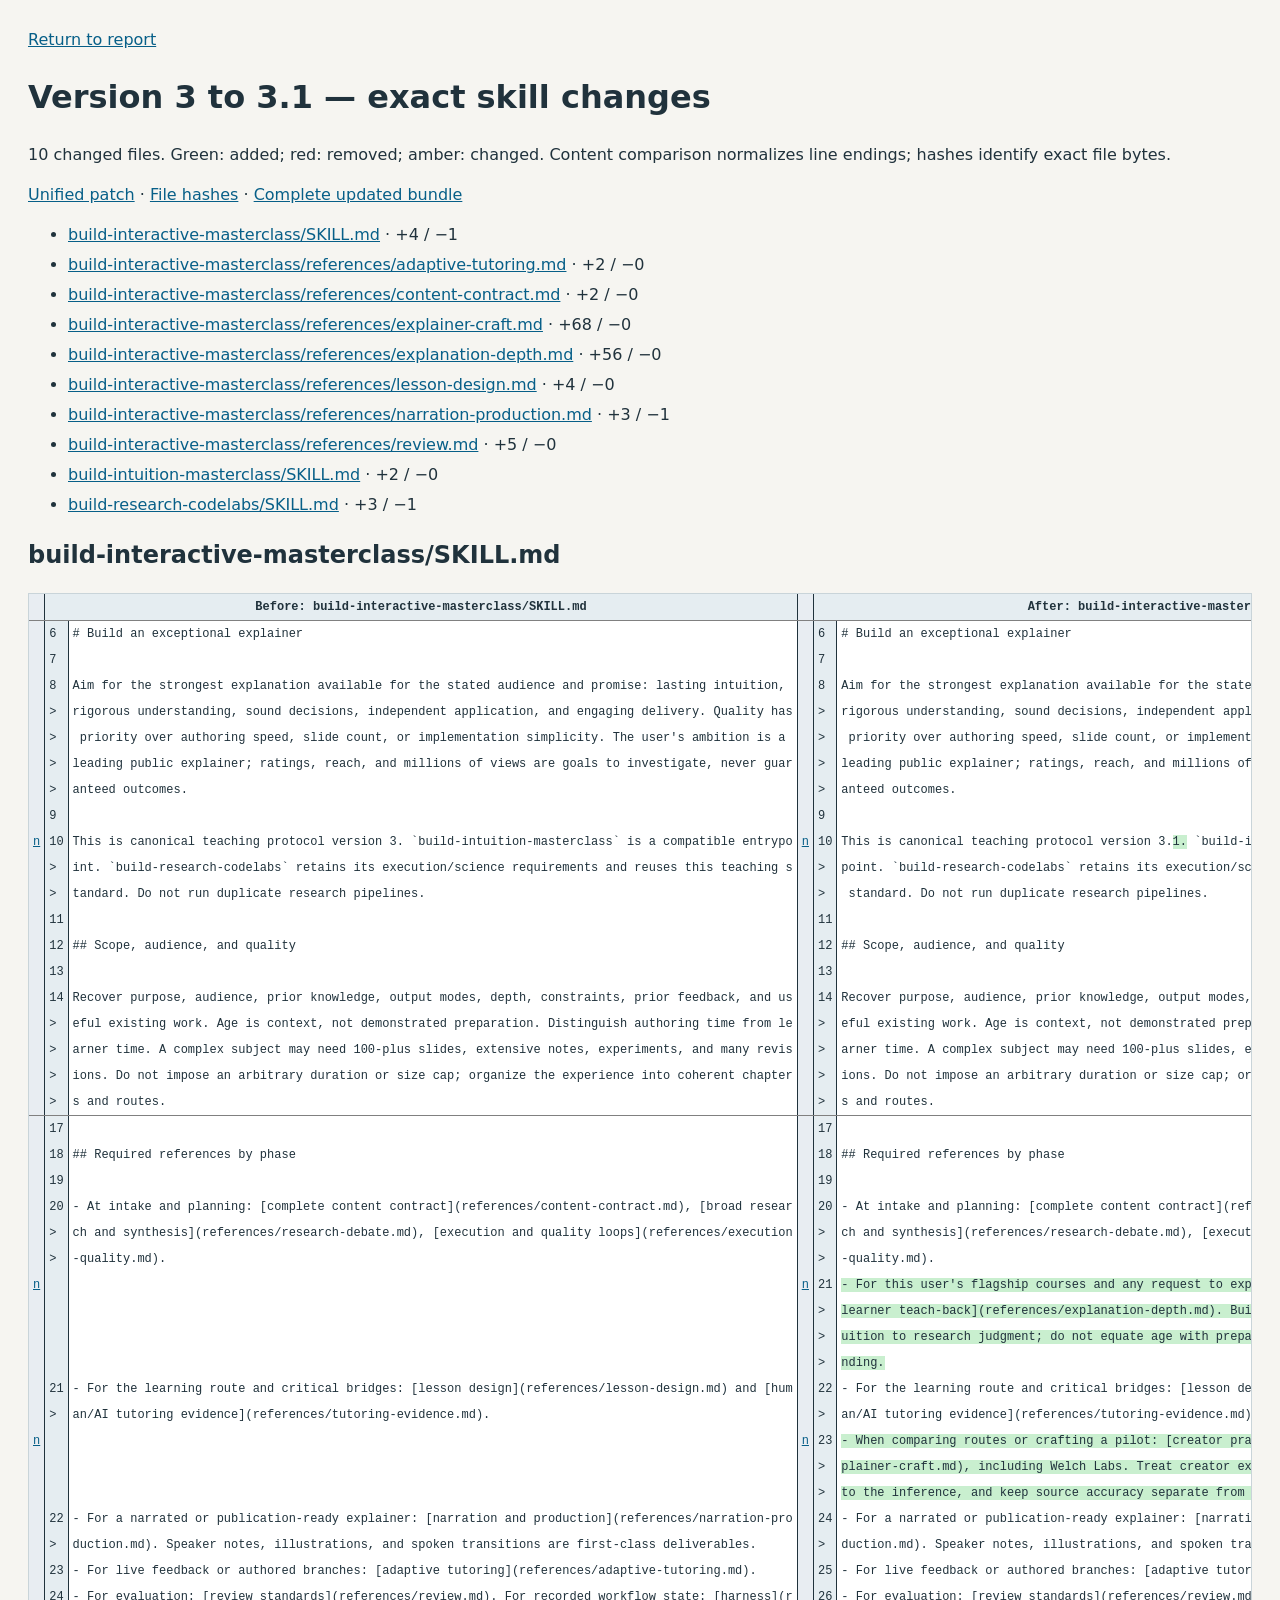
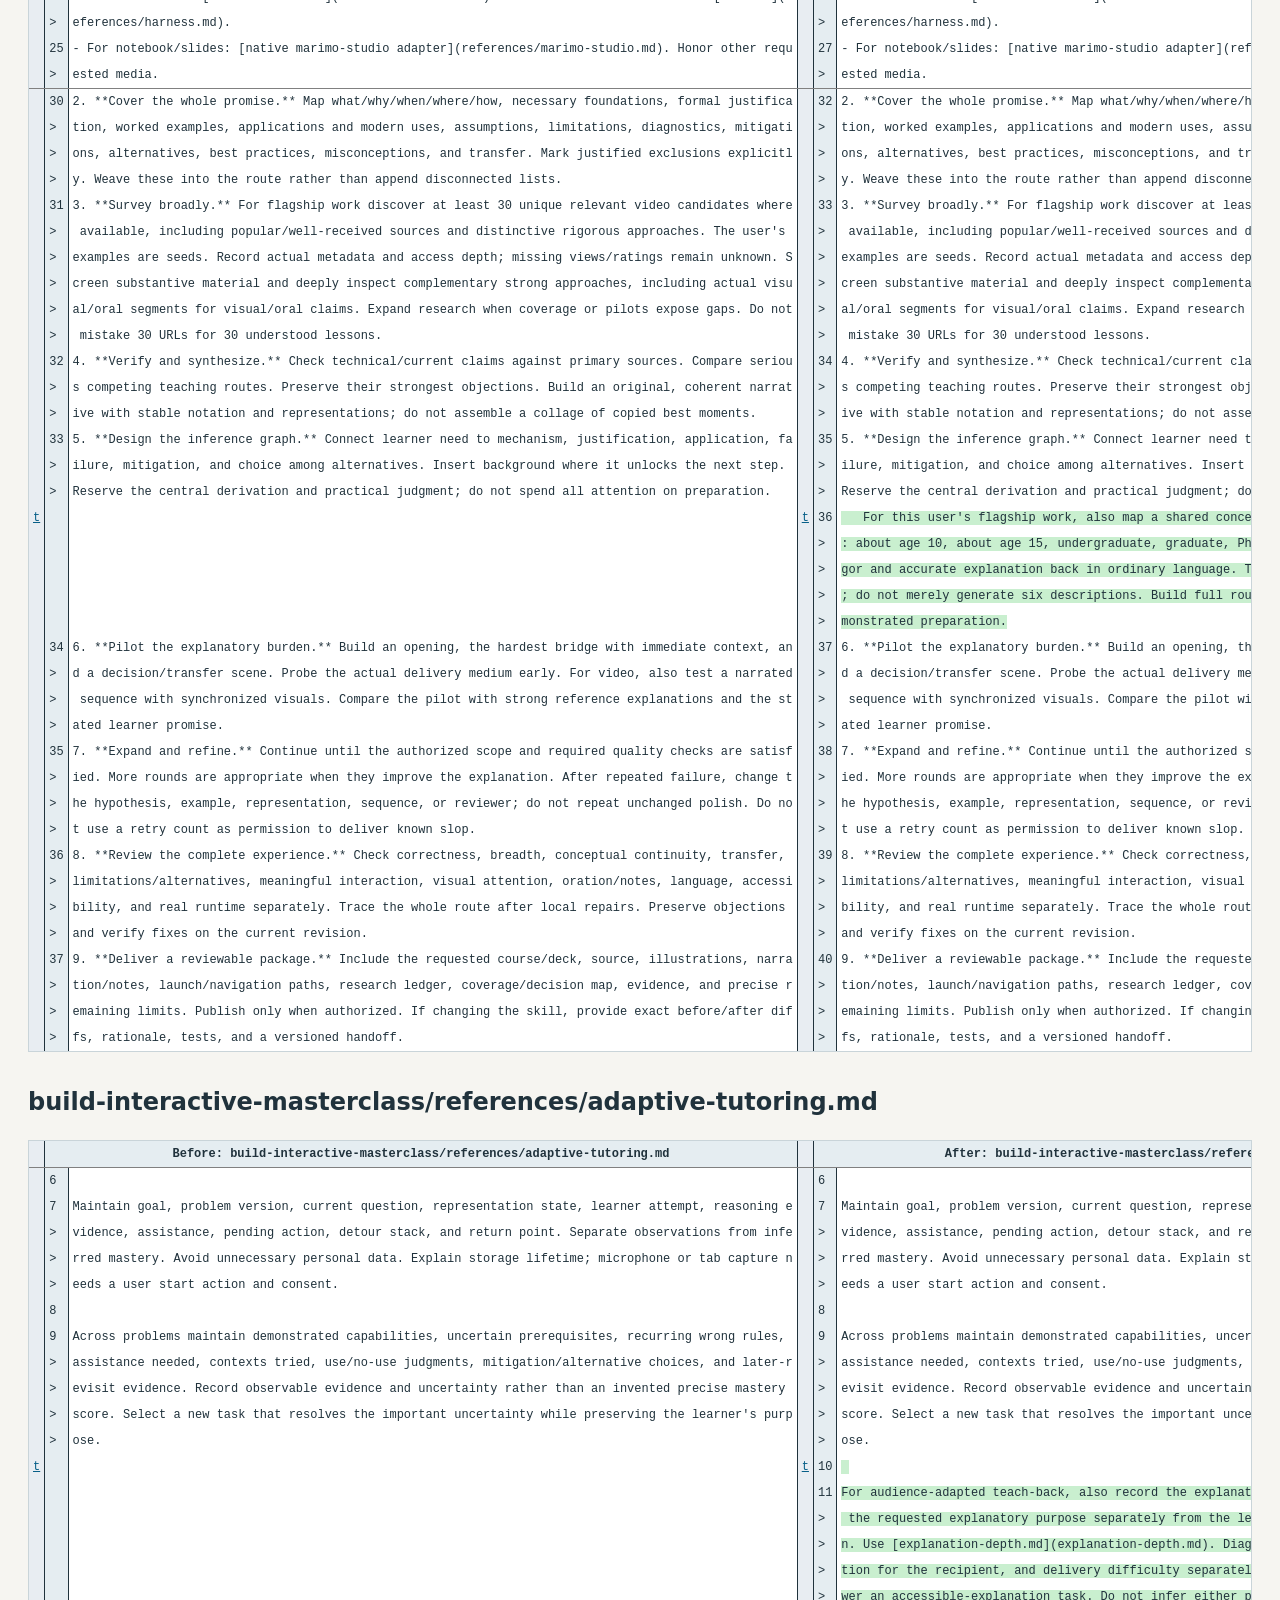
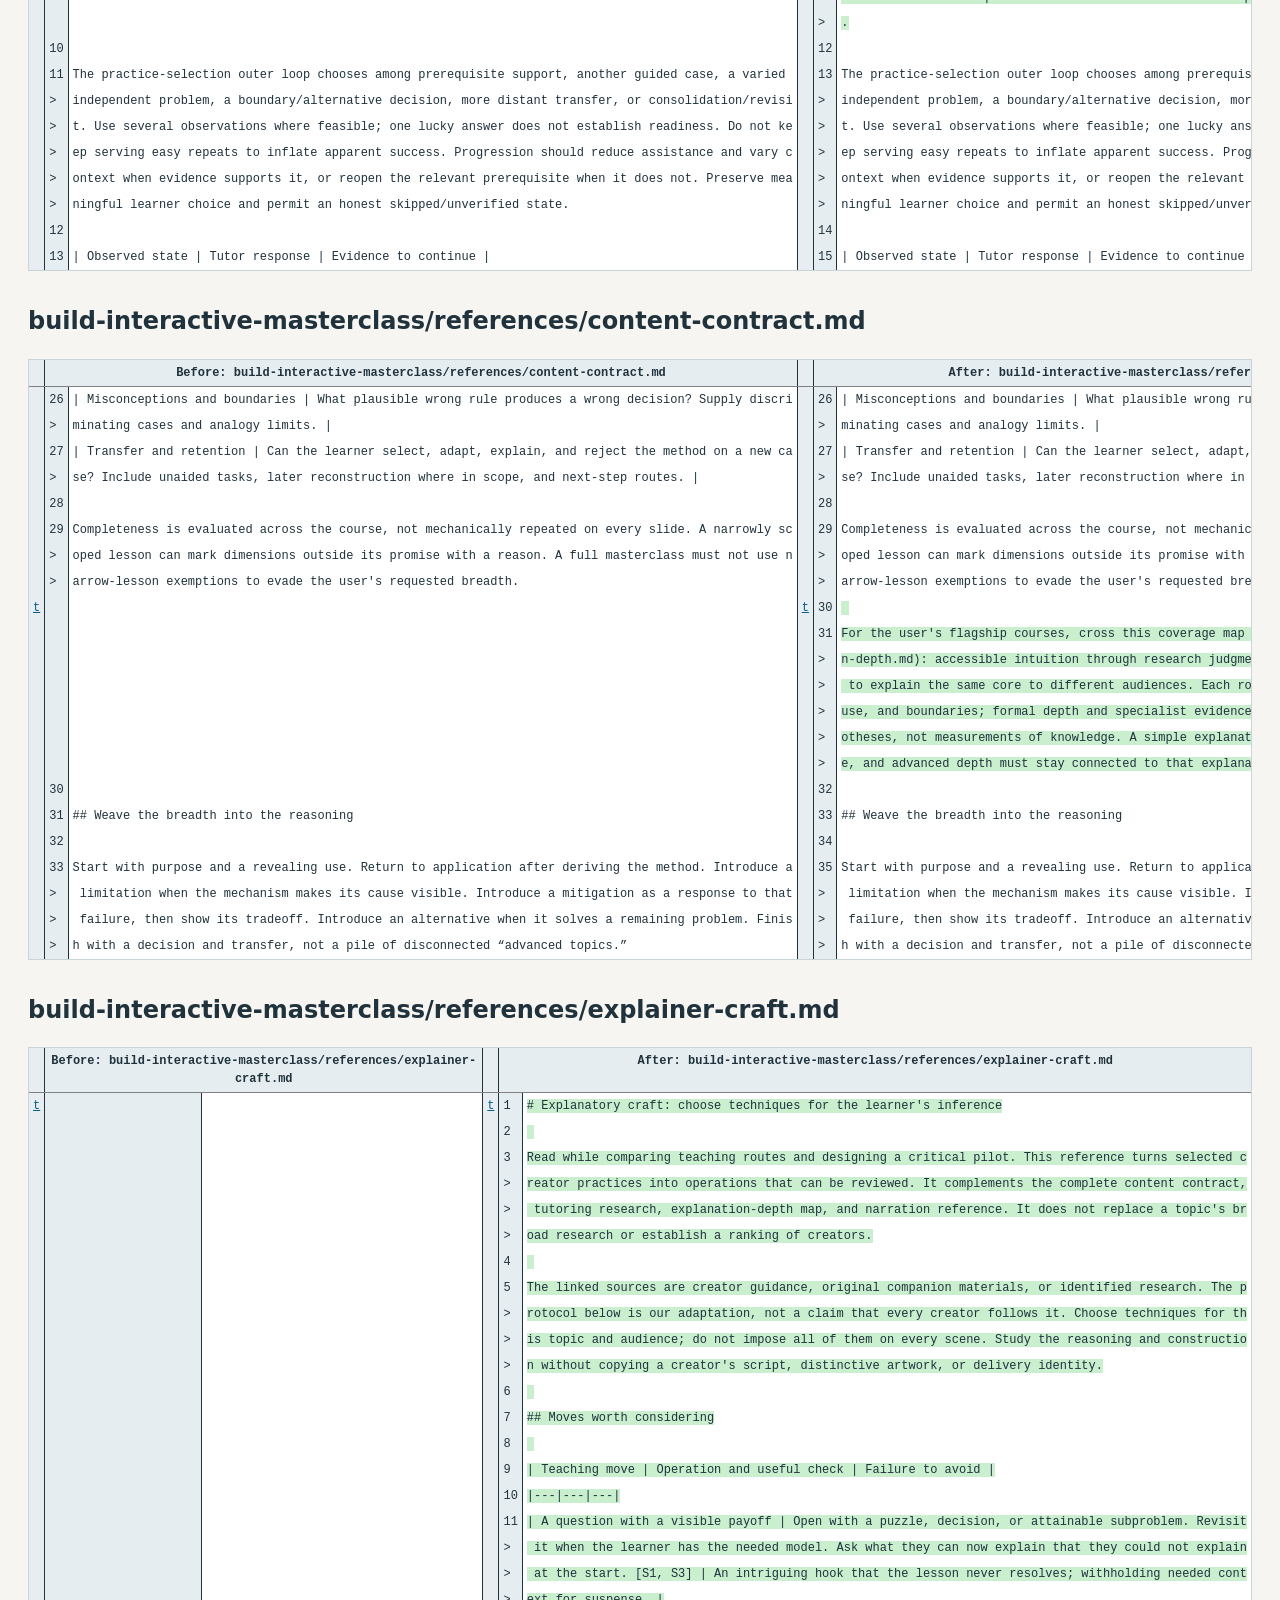
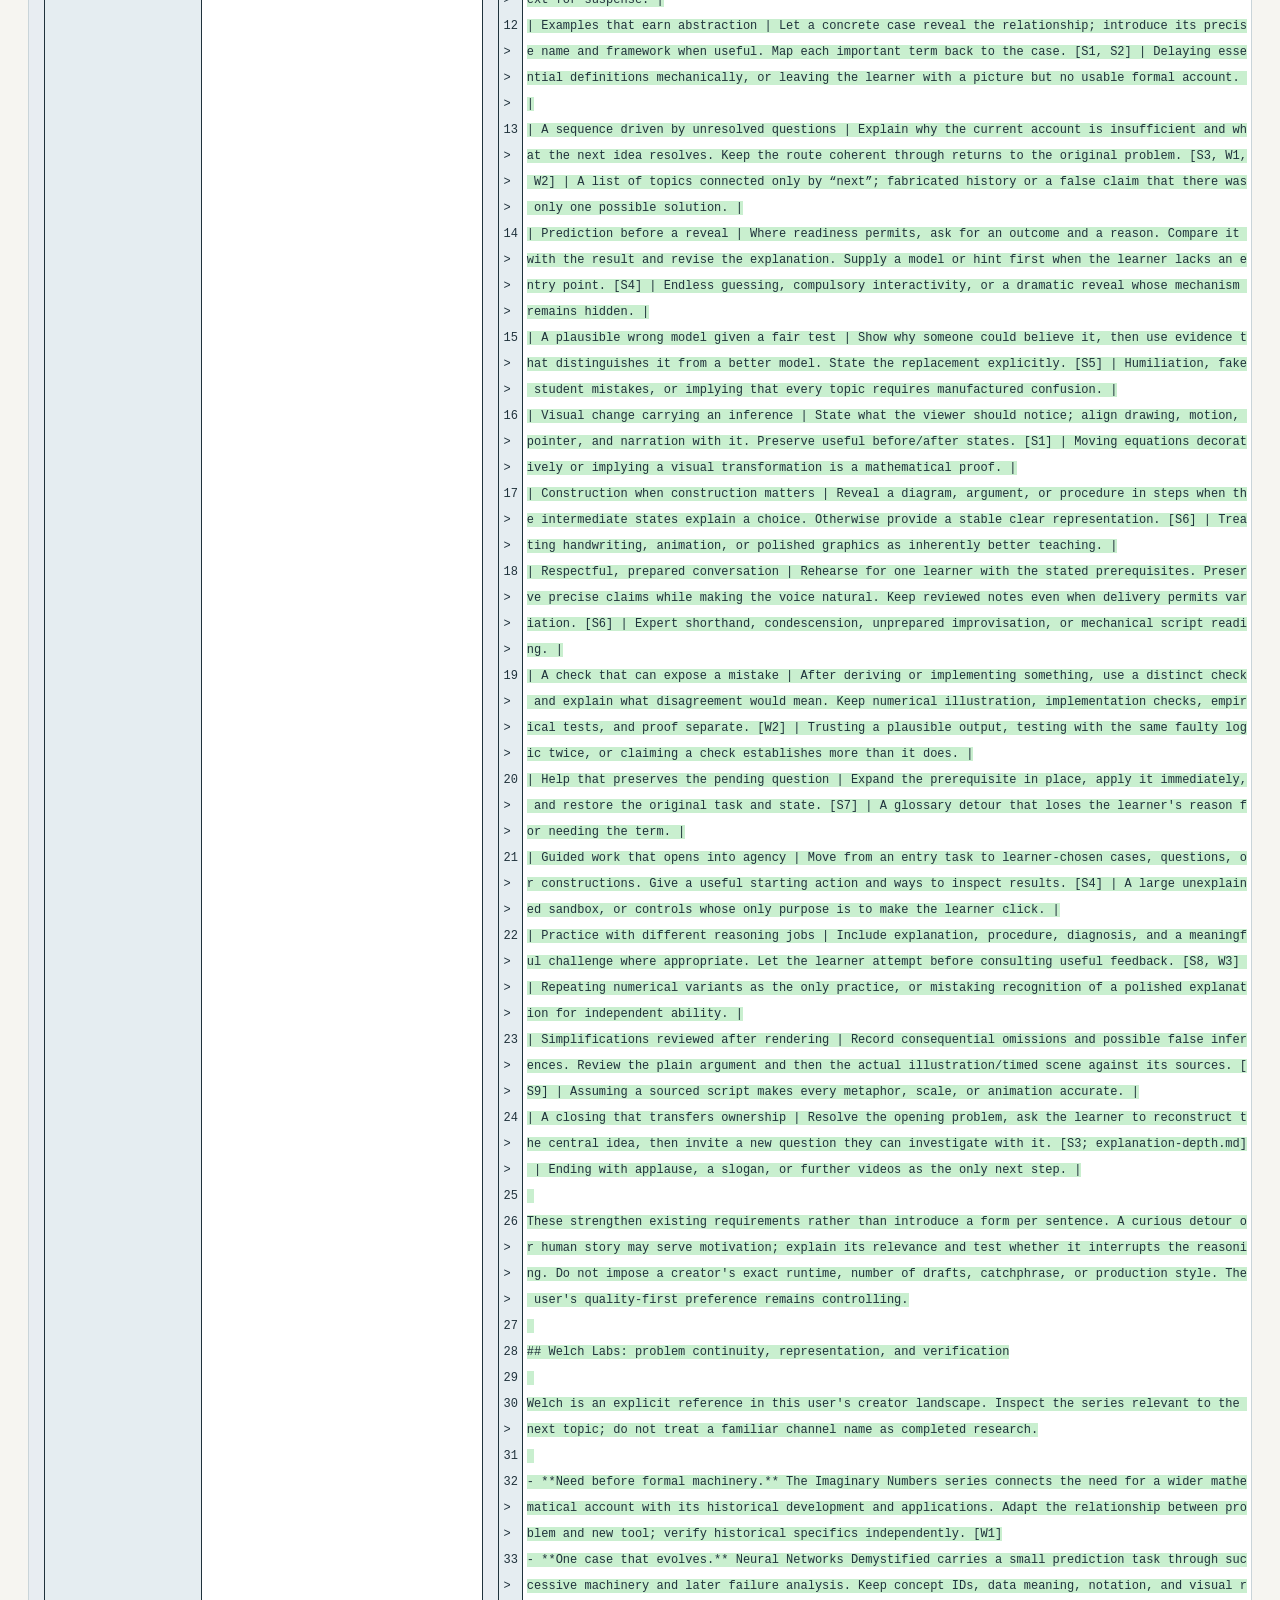
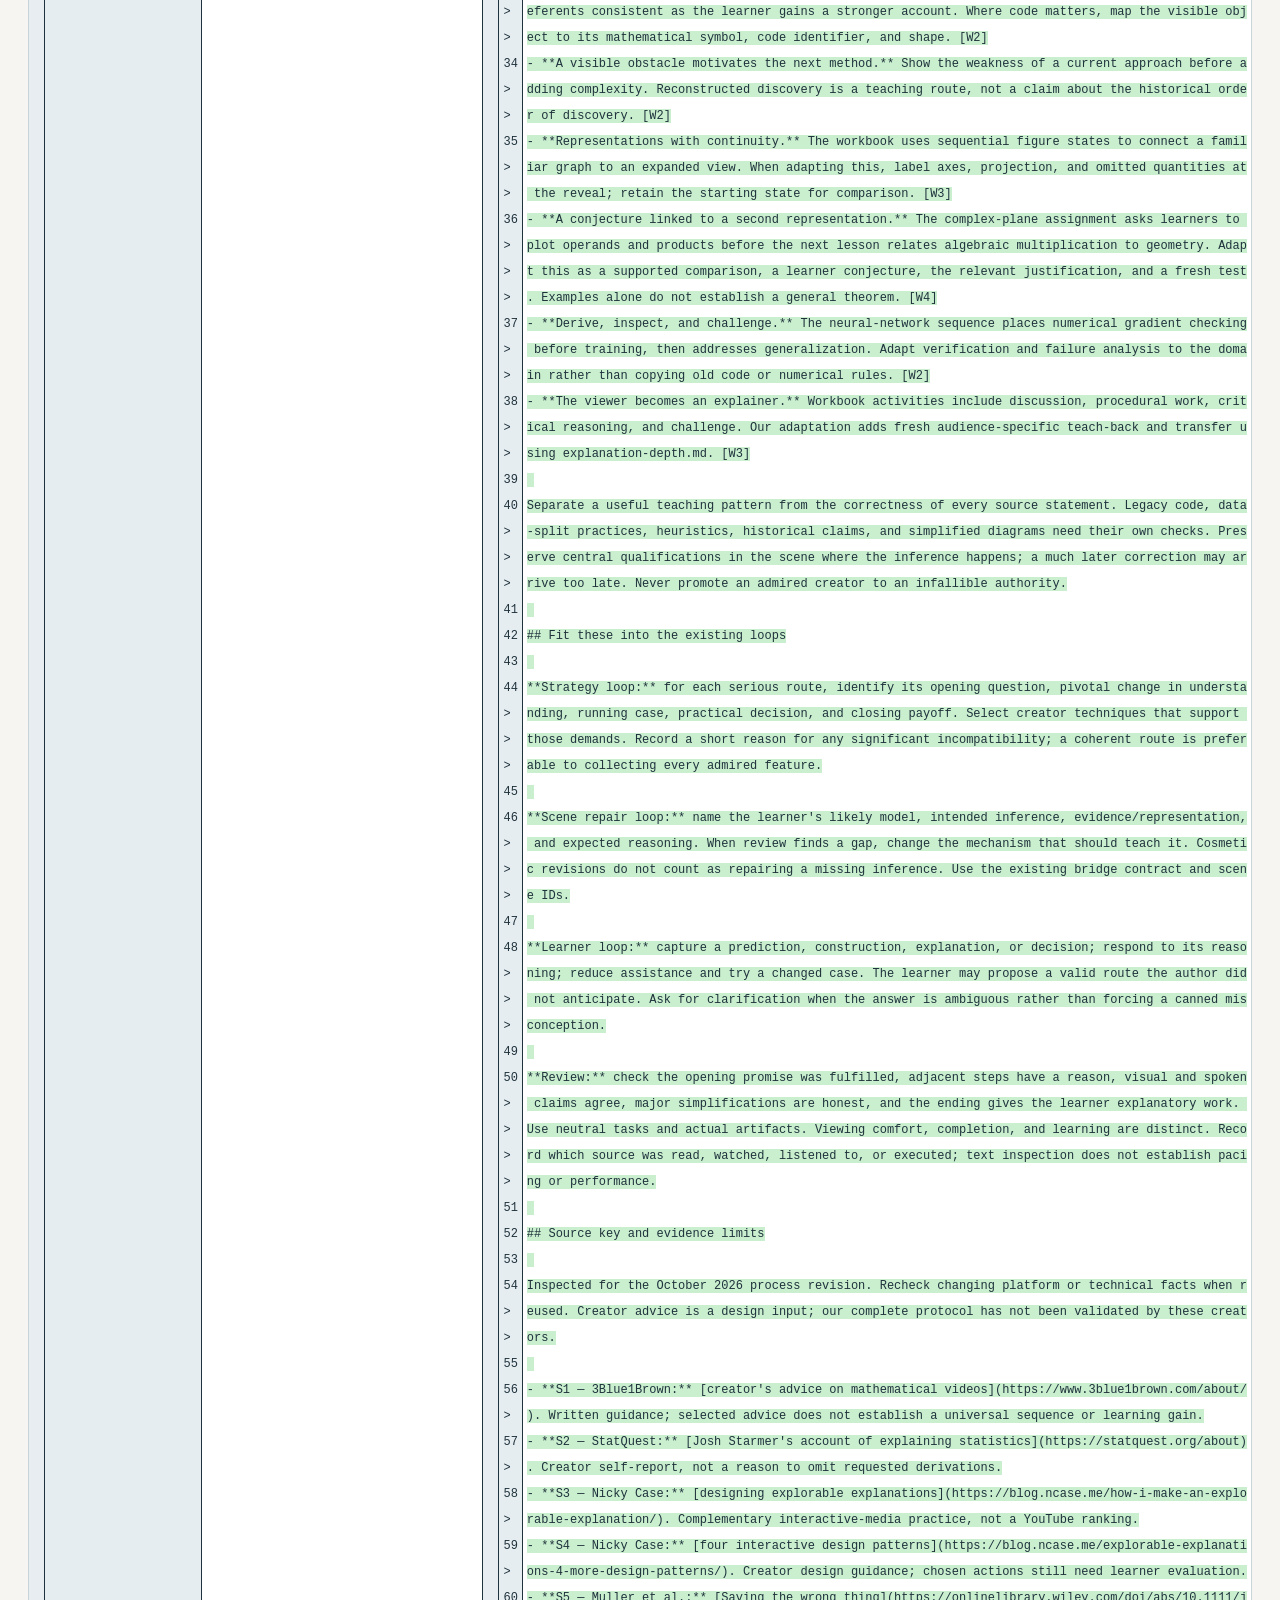
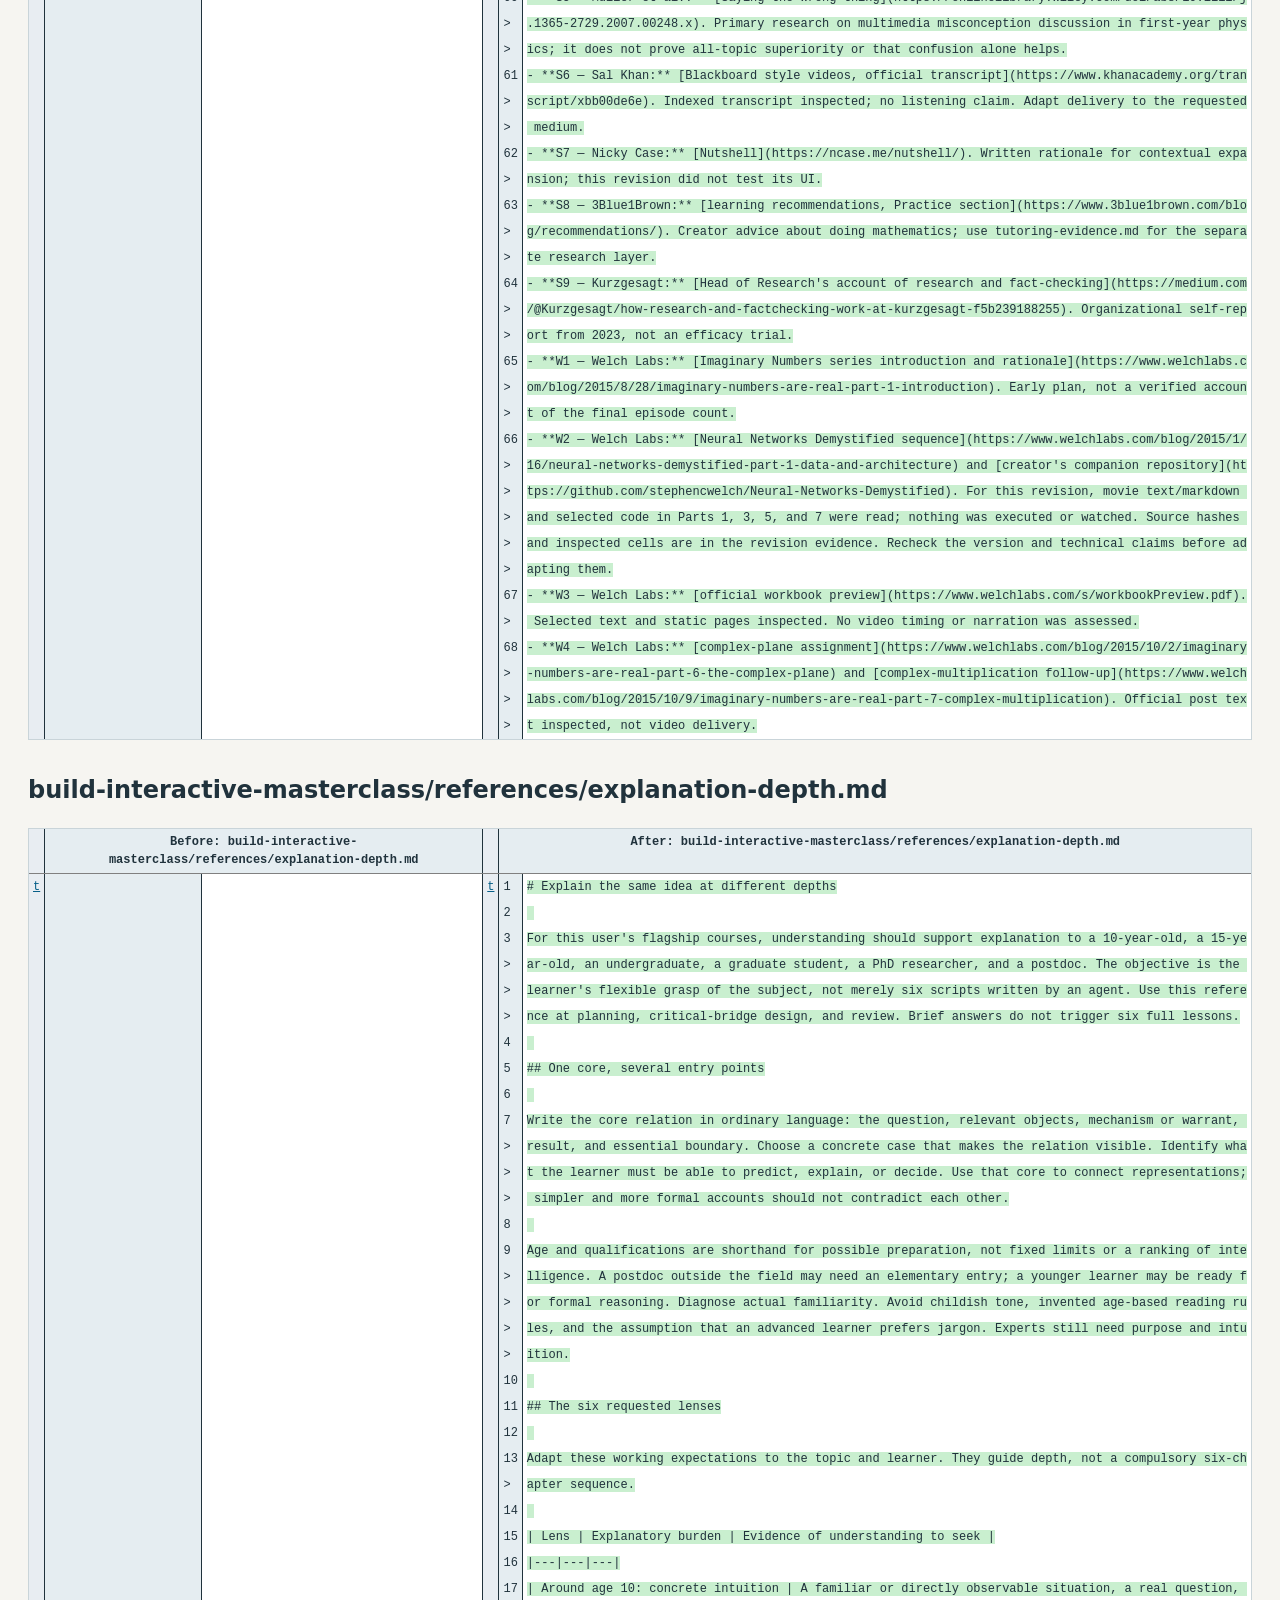
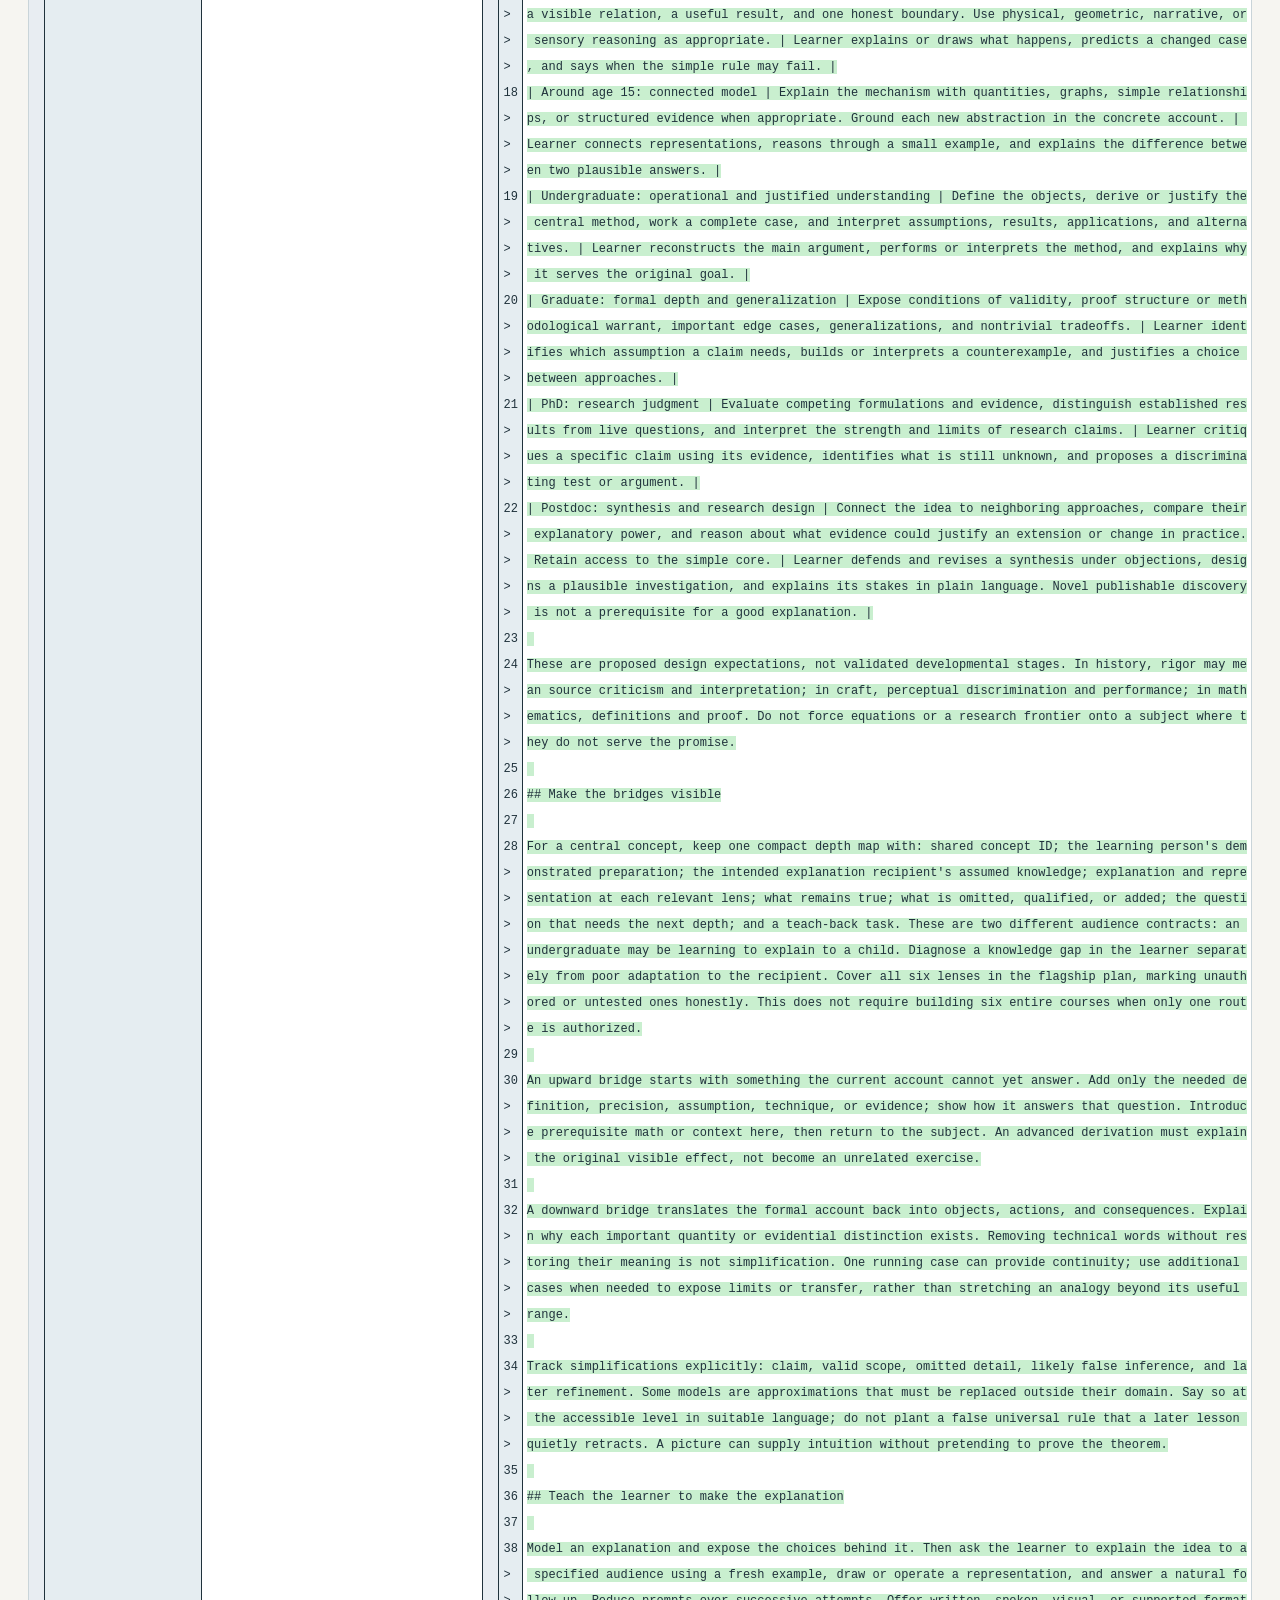
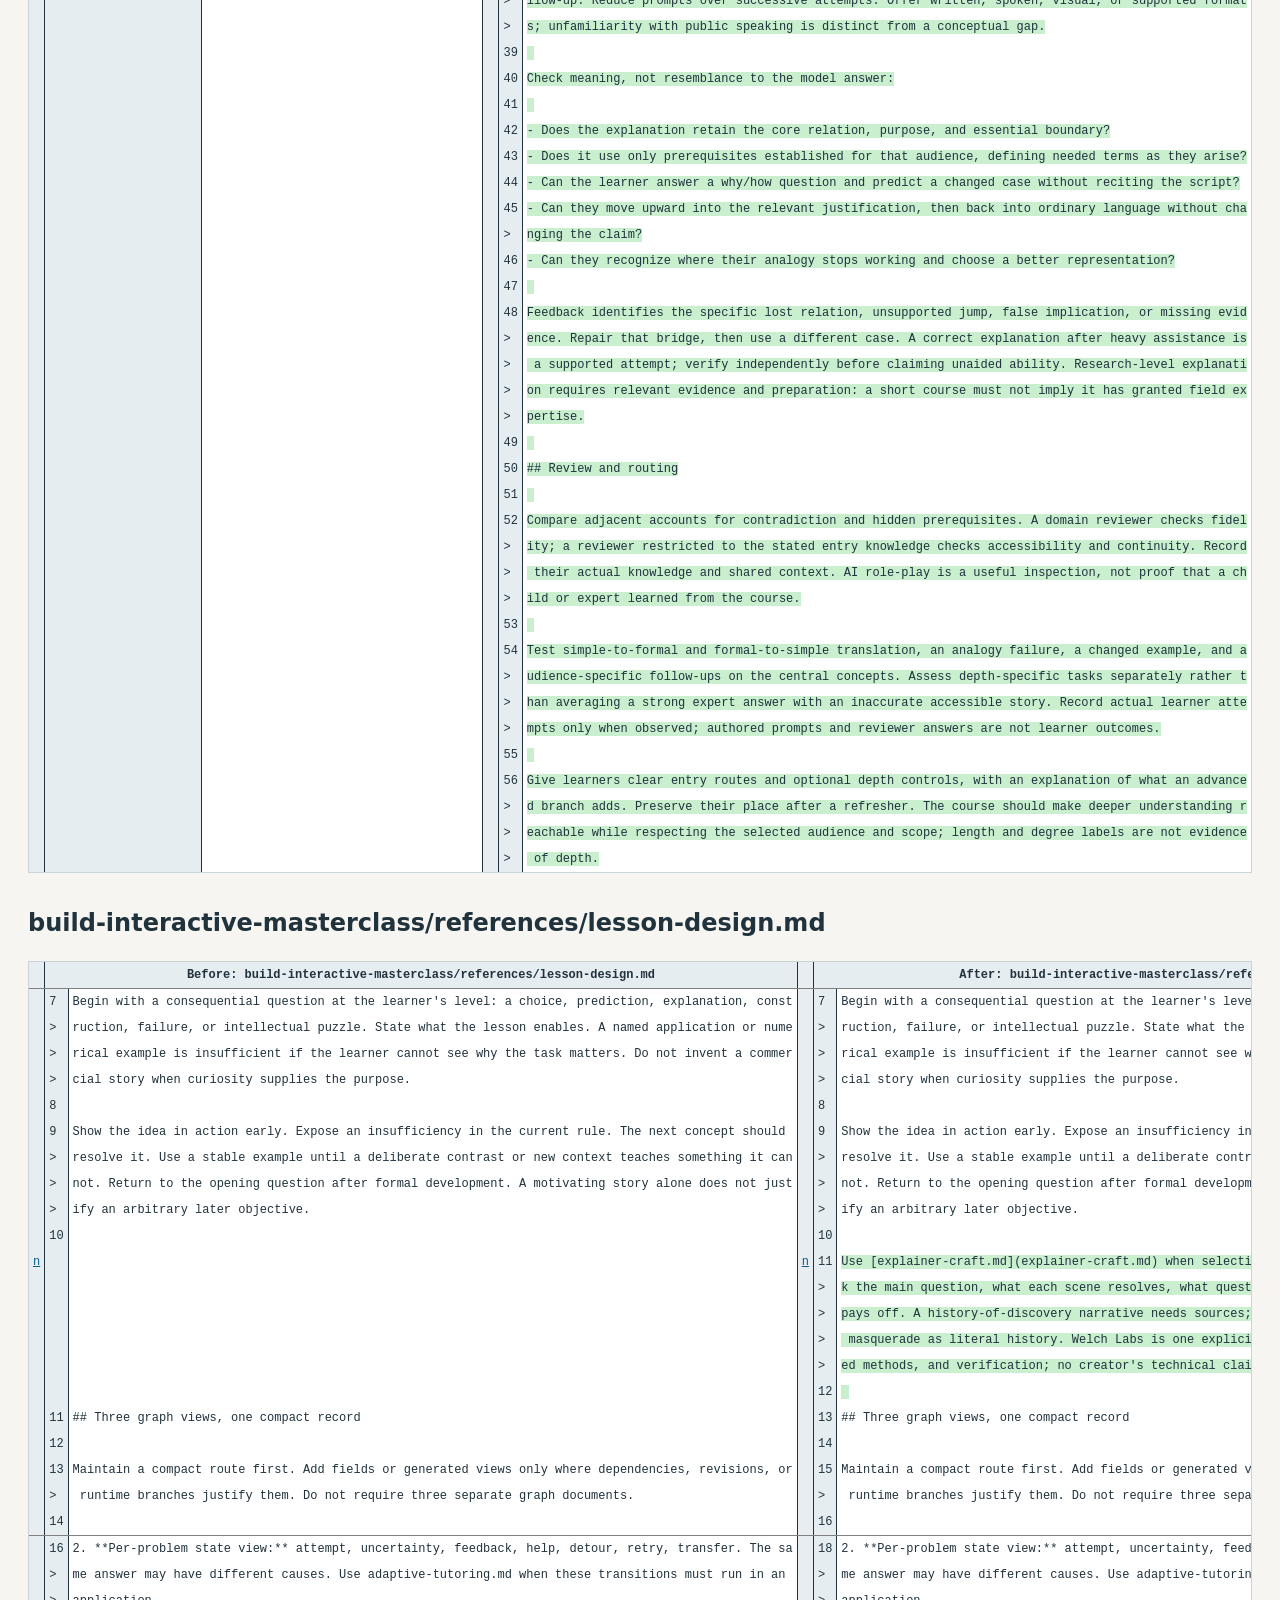
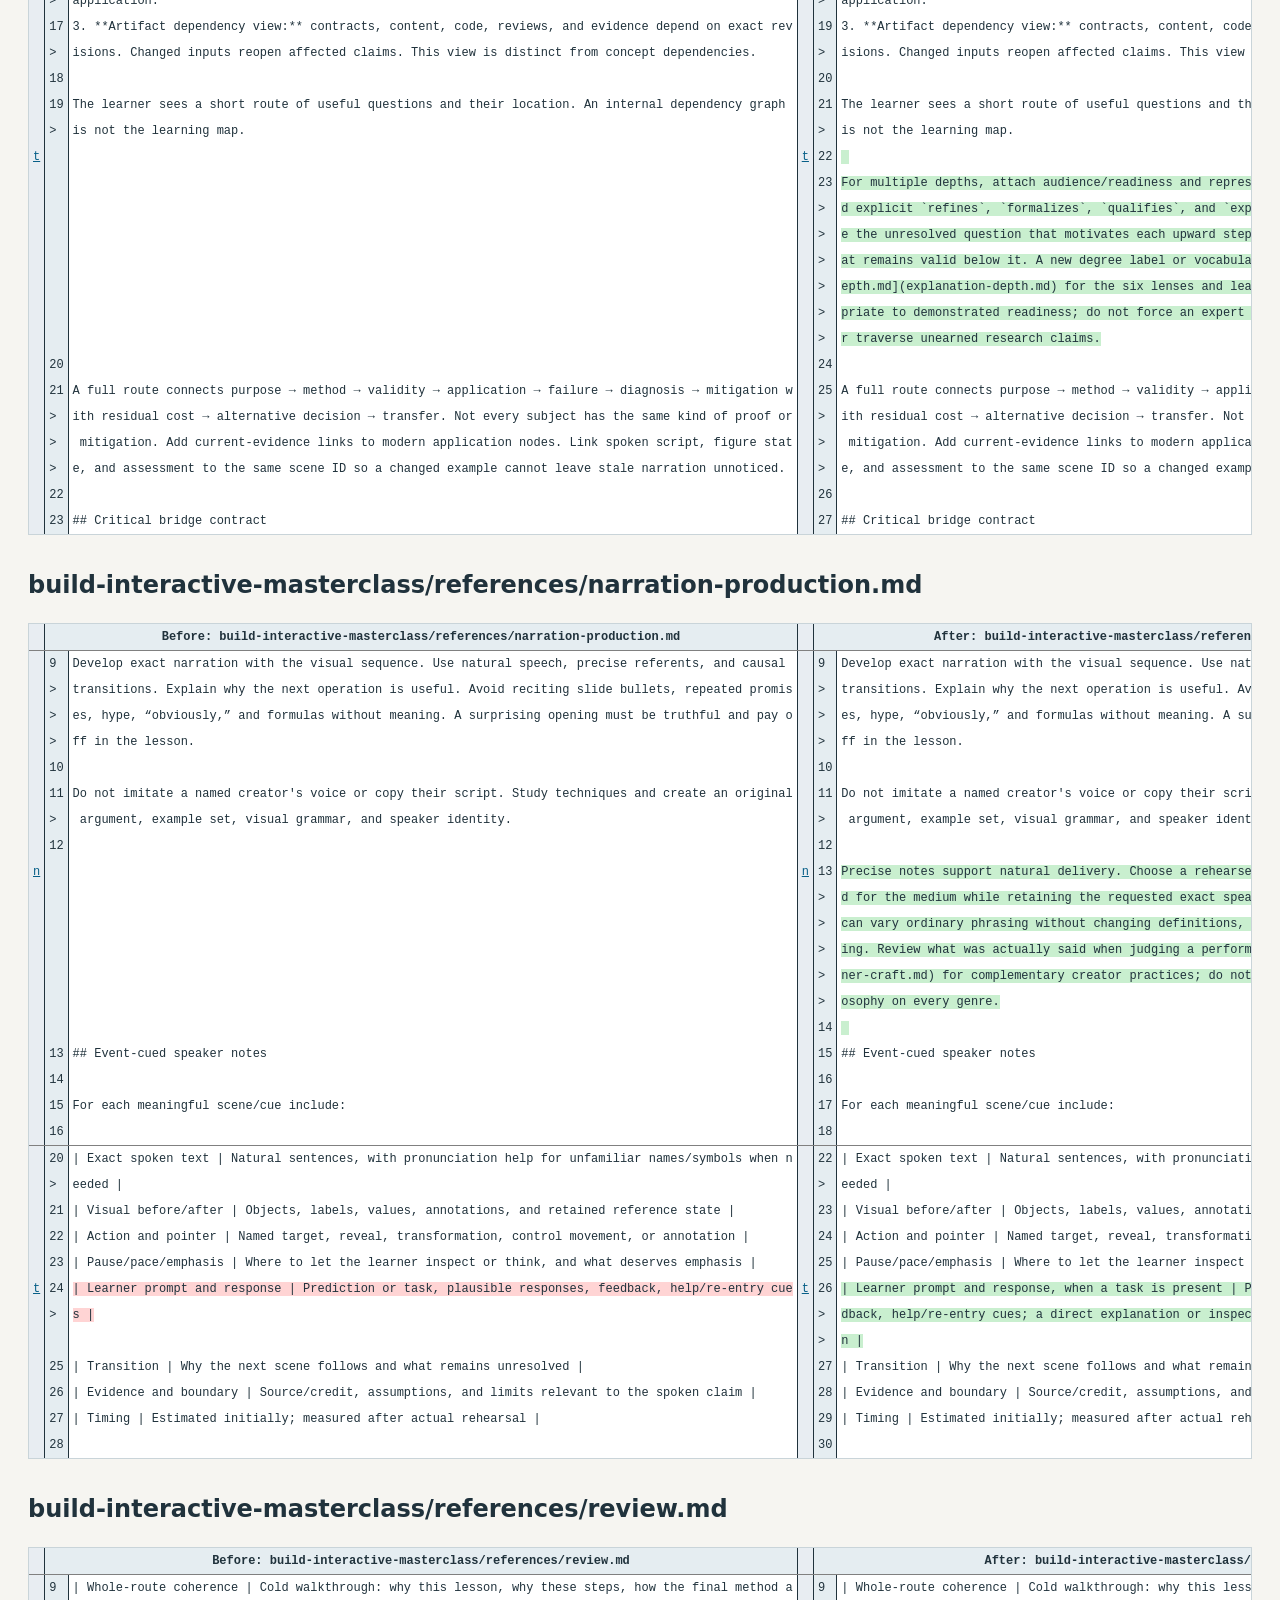
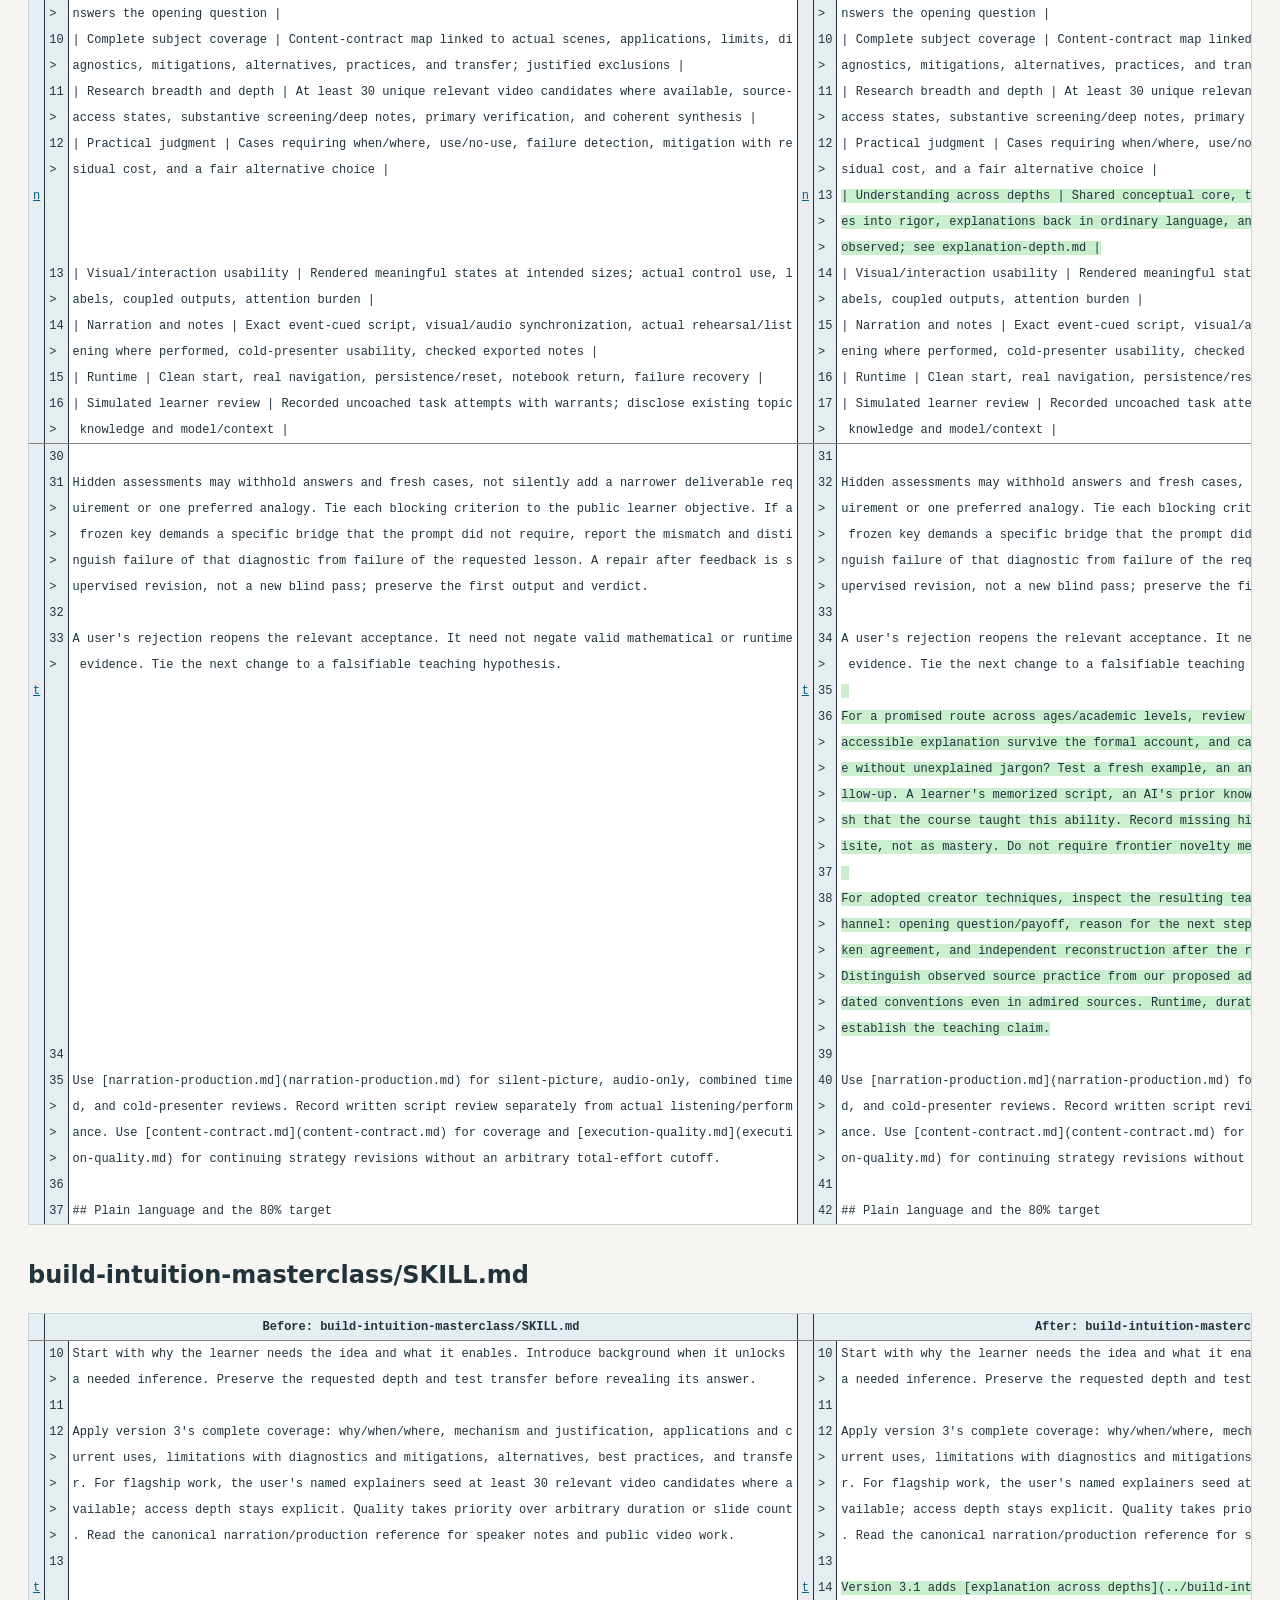
<file: outputs/tutor-retrospective-v3-1/DELTAS.html>
<!doctype html><html lang="en"><head><meta charset="utf-8"><meta name="viewport" content="width=device-width,initial-scale=1"><title>Version 3.1 skill diffs</title><style>body{font:16px/1.5 system-ui;background:#f6f5f1;color:#20323c;margin:28px}a{color:#075f88}.wide{overflow:auto;background:white;border:1px solid #c9d4d9;margin-bottom:32px}table.diff{font:12px/1.5 Consolas,monospace;border-collapse:collapse;width:100%}td,th{padding:4px;vertical-align:top}.diff_header{background:#e5edf1}.diff_next{background:#e8edf2}.diff_add{background:#c9efcf}.diff_sub{background:#ffd4d4}.diff_chg{background:#ffeab1}li{margin:6px 0}</style></head><body><a href="REPORT.html">Return to report</a><h1>Version 3 to 3.1 — exact skill changes</h1><p>10 changed files. Green: added; red: removed; amber: changed. Content comparison normalizes line endings; hashes identify exact file bytes.</p><p><a href="v3-to-v3-1.patch">Unified patch</a> · <a href="CHANGE-MANIFEST.json">File hashes</a> · <a href="updated-skills.zip">Complete updated bundle</a></p><ul><li><a href="#change-1">build-interactive-masterclass/SKILL.md</a> · +4 / −1</li><li><a href="#change-2">build-interactive-masterclass/references/adaptive-tutoring.md</a> · +2 / −0</li><li><a href="#change-3">build-interactive-masterclass/references/content-contract.md</a> · +2 / −0</li><li><a href="#change-4">build-interactive-masterclass/references/explainer-craft.md</a> · +68 / −0</li><li><a href="#change-5">build-interactive-masterclass/references/explanation-depth.md</a> · +56 / −0</li><li><a href="#change-6">build-interactive-masterclass/references/lesson-design.md</a> · +4 / −0</li><li><a href="#change-7">build-interactive-masterclass/references/narration-production.md</a> · +3 / −1</li><li><a href="#change-8">build-interactive-masterclass/references/review.md</a> · +5 / −0</li><li><a href="#change-9">build-intuition-masterclass/SKILL.md</a> · +2 / −0</li><li><a href="#change-10">build-research-codelabs/SKILL.md</a> · +3 / −1</li></ul><section id="change-1"><h2>build-interactive-masterclass/SKILL.md</h2><div class="wide">
    <table class="diff" id="difflib_chg_to0__top"
           cellspacing="0" cellpadding="0" rules="groups" >
        <colgroup></colgroup> <colgroup></colgroup> <colgroup></colgroup>
        <colgroup></colgroup> <colgroup></colgroup> <colgroup></colgroup>
        <thead><tr><th class="diff_next"><br /></th><th colspan="2" class="diff_header">Before: build-interactive-masterclass/SKILL.md</th><th class="diff_next"><br /></th><th colspan="2" class="diff_header">After: build-interactive-masterclass/SKILL.md</th></tr></thead>
        <tbody>
            <tr><td class="diff_next"></td><td class="diff_header" id="from0_6">6</td><td nowrap="nowrap">#&nbsp;Build&nbsp;an&nbsp;exceptional&nbsp;explainer</td><td class="diff_next"></td><td class="diff_header" id="to0_6">6</td><td nowrap="nowrap">#&nbsp;Build&nbsp;an&nbsp;exceptional&nbsp;explainer</td></tr>
            <tr><td class="diff_next"></td><td class="diff_header" id="from0_7">7</td><td nowrap="nowrap"></td><td class="diff_next"></td><td class="diff_header" id="to0_7">7</td><td nowrap="nowrap"></td></tr>
            <tr><td class="diff_next"></td><td class="diff_header" id="from0_8">8</td><td nowrap="nowrap">Aim&nbsp;for&nbsp;the&nbsp;strongest&nbsp;explanation&nbsp;available&nbsp;for&nbsp;the&nbsp;stated&nbsp;audience&nbsp;and&nbsp;promise:&nbsp;lasting&nbsp;intuition,&nbsp;</td><td class="diff_next"></td><td class="diff_header" id="to0_8">8</td><td nowrap="nowrap">Aim&nbsp;for&nbsp;the&nbsp;strongest&nbsp;explanation&nbsp;available&nbsp;for&nbsp;the&nbsp;stated&nbsp;audience&nbsp;and&nbsp;promise:&nbsp;lasting&nbsp;intuition,&nbsp;</td></tr>
            <tr><td class="diff_next"></td><td class="diff_header">></td><td nowrap="nowrap">rigorous&nbsp;understanding,&nbsp;sound&nbsp;decisions,&nbsp;independent&nbsp;application,&nbsp;and&nbsp;engaging&nbsp;delivery.&nbsp;Quality&nbsp;has</td><td class="diff_next"></td><td class="diff_header">></td><td nowrap="nowrap">rigorous&nbsp;understanding,&nbsp;sound&nbsp;decisions,&nbsp;independent&nbsp;application,&nbsp;and&nbsp;engaging&nbsp;delivery.&nbsp;Quality&nbsp;has</td></tr>
            <tr><td class="diff_next" id="difflib_chg_to0__0"></td><td class="diff_header">></td><td nowrap="nowrap">&nbsp;priority&nbsp;over&nbsp;authoring&nbsp;speed,&nbsp;slide&nbsp;count,&nbsp;or&nbsp;implementation&nbsp;simplicity.&nbsp;The&nbsp;user's&nbsp;ambition&nbsp;is&nbsp;a&nbsp;</td><td class="diff_next"></td><td class="diff_header">></td><td nowrap="nowrap">&nbsp;priority&nbsp;over&nbsp;authoring&nbsp;speed,&nbsp;slide&nbsp;count,&nbsp;or&nbsp;implementation&nbsp;simplicity.&nbsp;The&nbsp;user's&nbsp;ambition&nbsp;is&nbsp;a&nbsp;</td></tr>
            <tr><td class="diff_next"></td><td class="diff_header">></td><td nowrap="nowrap">leading&nbsp;public&nbsp;explainer;&nbsp;ratings,&nbsp;reach,&nbsp;and&nbsp;millions&nbsp;of&nbsp;views&nbsp;are&nbsp;goals&nbsp;to&nbsp;investigate,&nbsp;never&nbsp;guar</td><td class="diff_next"></td><td class="diff_header">></td><td nowrap="nowrap">leading&nbsp;public&nbsp;explainer;&nbsp;ratings,&nbsp;reach,&nbsp;and&nbsp;millions&nbsp;of&nbsp;views&nbsp;are&nbsp;goals&nbsp;to&nbsp;investigate,&nbsp;never&nbsp;guar</td></tr>
            <tr><td class="diff_next"></td><td class="diff_header">></td><td nowrap="nowrap">anteed&nbsp;outcomes.</td><td class="diff_next"></td><td class="diff_header">></td><td nowrap="nowrap">anteed&nbsp;outcomes.</td></tr>
            <tr><td class="diff_next"></td><td class="diff_header" id="from0_9">9</td><td nowrap="nowrap"></td><td class="diff_next"></td><td class="diff_header" id="to0_9">9</td><td nowrap="nowrap"></td></tr>
            <tr><td class="diff_next"><a href="#difflib_chg_to0__1">n</a></td><td class="diff_header" id="from0_10">10</td><td nowrap="nowrap">This&nbsp;is&nbsp;canonical&nbsp;teaching&nbsp;protocol&nbsp;version&nbsp;3.&nbsp;`build-intuition-masterclass`&nbsp;is&nbsp;a&nbsp;compatible&nbsp;entrypo</td><td class="diff_next"><a href="#difflib_chg_to0__1">n</a></td><td class="diff_header" id="to0_10">10</td><td nowrap="nowrap">This&nbsp;is&nbsp;canonical&nbsp;teaching&nbsp;protocol&nbsp;version&nbsp;3.<span class="diff_add">1.</span>&nbsp;`build-intuition-masterclass`&nbsp;is&nbsp;a&nbsp;compatible&nbsp;entry</td></tr>
            <tr><td class="diff_next"></td><td class="diff_header">></td><td nowrap="nowrap">int.&nbsp;`build-research-codelabs`&nbsp;retains&nbsp;its&nbsp;execution/science&nbsp;requirements&nbsp;and&nbsp;reuses&nbsp;this&nbsp;teaching&nbsp;s</td><td class="diff_next"></td><td class="diff_header">></td><td nowrap="nowrap">point.&nbsp;`build-research-codelabs`&nbsp;retains&nbsp;its&nbsp;execution/science&nbsp;requirements&nbsp;and&nbsp;reuses&nbsp;this&nbsp;teaching</td></tr>
            <tr><td class="diff_next"></td><td class="diff_header">></td><td nowrap="nowrap">tandard.&nbsp;Do&nbsp;not&nbsp;run&nbsp;duplicate&nbsp;research&nbsp;pipelines.</td><td class="diff_next"></td><td class="diff_header">></td><td nowrap="nowrap">&nbsp;standard.&nbsp;Do&nbsp;not&nbsp;run&nbsp;duplicate&nbsp;research&nbsp;pipelines.</td></tr>
            <tr><td class="diff_next"></td><td class="diff_header" id="from0_11">11</td><td nowrap="nowrap"></td><td class="diff_next"></td><td class="diff_header" id="to0_11">11</td><td nowrap="nowrap"></td></tr>
            <tr><td class="diff_next"></td><td class="diff_header" id="from0_12">12</td><td nowrap="nowrap">##&nbsp;Scope,&nbsp;audience,&nbsp;and&nbsp;quality</td><td class="diff_next"></td><td class="diff_header" id="to0_12">12</td><td nowrap="nowrap">##&nbsp;Scope,&nbsp;audience,&nbsp;and&nbsp;quality</td></tr>
            <tr><td class="diff_next"></td><td class="diff_header" id="from0_13">13</td><td nowrap="nowrap"></td><td class="diff_next"></td><td class="diff_header" id="to0_13">13</td><td nowrap="nowrap"></td></tr>
            <tr><td class="diff_next"></td><td class="diff_header" id="from0_14">14</td><td nowrap="nowrap">Recover&nbsp;purpose,&nbsp;audience,&nbsp;prior&nbsp;knowledge,&nbsp;output&nbsp;modes,&nbsp;depth,&nbsp;constraints,&nbsp;prior&nbsp;feedback,&nbsp;and&nbsp;us</td><td class="diff_next"></td><td class="diff_header" id="to0_14">14</td><td nowrap="nowrap">Recover&nbsp;purpose,&nbsp;audience,&nbsp;prior&nbsp;knowledge,&nbsp;output&nbsp;modes,&nbsp;depth,&nbsp;constraints,&nbsp;prior&nbsp;feedback,&nbsp;and&nbsp;us</td></tr>
            <tr><td class="diff_next"></td><td class="diff_header">></td><td nowrap="nowrap">eful&nbsp;existing&nbsp;work.&nbsp;Age&nbsp;is&nbsp;context,&nbsp;not&nbsp;demonstrated&nbsp;preparation.&nbsp;Distinguish&nbsp;authoring&nbsp;time&nbsp;from&nbsp;le</td><td class="diff_next"></td><td class="diff_header">></td><td nowrap="nowrap">eful&nbsp;existing&nbsp;work.&nbsp;Age&nbsp;is&nbsp;context,&nbsp;not&nbsp;demonstrated&nbsp;preparation.&nbsp;Distinguish&nbsp;authoring&nbsp;time&nbsp;from&nbsp;le</td></tr>
            <tr><td class="diff_next"></td><td class="diff_header">></td><td nowrap="nowrap">arner&nbsp;time.&nbsp;A&nbsp;complex&nbsp;subject&nbsp;may&nbsp;need&nbsp;100-plus&nbsp;slides,&nbsp;extensive&nbsp;notes,&nbsp;experiments,&nbsp;and&nbsp;many&nbsp;revis</td><td class="diff_next"></td><td class="diff_header">></td><td nowrap="nowrap">arner&nbsp;time.&nbsp;A&nbsp;complex&nbsp;subject&nbsp;may&nbsp;need&nbsp;100-plus&nbsp;slides,&nbsp;extensive&nbsp;notes,&nbsp;experiments,&nbsp;and&nbsp;many&nbsp;revis</td></tr>
            <tr><td class="diff_next"></td><td class="diff_header">></td><td nowrap="nowrap">ions.&nbsp;Do&nbsp;not&nbsp;impose&nbsp;an&nbsp;arbitrary&nbsp;duration&nbsp;or&nbsp;size&nbsp;cap;&nbsp;organize&nbsp;the&nbsp;experience&nbsp;into&nbsp;coherent&nbsp;chapter</td><td class="diff_next"></td><td class="diff_header">></td><td nowrap="nowrap">ions.&nbsp;Do&nbsp;not&nbsp;impose&nbsp;an&nbsp;arbitrary&nbsp;duration&nbsp;or&nbsp;size&nbsp;cap;&nbsp;organize&nbsp;the&nbsp;experience&nbsp;into&nbsp;coherent&nbsp;chapter</td></tr>
            <tr><td class="diff_next"></td><td class="diff_header">></td><td nowrap="nowrap">s&nbsp;and&nbsp;routes.</td><td class="diff_next"></td><td class="diff_header">></td><td nowrap="nowrap">s&nbsp;and&nbsp;routes.</td></tr>
        </tbody>        
        <tbody>
            <tr><td class="diff_next"></td><td class="diff_header" id="from0_17">17</td><td nowrap="nowrap"></td><td class="diff_next"></td><td class="diff_header" id="to0_17">17</td><td nowrap="nowrap"></td></tr>
            <tr><td class="diff_next"></td><td class="diff_header" id="from0_18">18</td><td nowrap="nowrap">##&nbsp;Required&nbsp;references&nbsp;by&nbsp;phase</td><td class="diff_next"></td><td class="diff_header" id="to0_18">18</td><td nowrap="nowrap">##&nbsp;Required&nbsp;references&nbsp;by&nbsp;phase</td></tr>
            <tr><td class="diff_next" id="difflib_chg_to0__1"></td><td class="diff_header" id="from0_19">19</td><td nowrap="nowrap"></td><td class="diff_next"></td><td class="diff_header" id="to0_19">19</td><td nowrap="nowrap"></td></tr>
            <tr><td class="diff_next"></td><td class="diff_header" id="from0_20">20</td><td nowrap="nowrap">-&nbsp;At&nbsp;intake&nbsp;and&nbsp;planning:&nbsp;[complete&nbsp;content&nbsp;contract](references/content-contract.md),&nbsp;[broad&nbsp;resear</td><td class="diff_next"></td><td class="diff_header" id="to0_20">20</td><td nowrap="nowrap">-&nbsp;At&nbsp;intake&nbsp;and&nbsp;planning:&nbsp;[complete&nbsp;content&nbsp;contract](references/content-contract.md),&nbsp;[broad&nbsp;resear</td></tr>
            <tr><td class="diff_next"></td><td class="diff_header">></td><td nowrap="nowrap">ch&nbsp;and&nbsp;synthesis](references/research-debate.md),&nbsp;[execution&nbsp;and&nbsp;quality&nbsp;loops](references/execution</td><td class="diff_next"></td><td class="diff_header">></td><td nowrap="nowrap">ch&nbsp;and&nbsp;synthesis](references/research-debate.md),&nbsp;[execution&nbsp;and&nbsp;quality&nbsp;loops](references/execution</td></tr>
            <tr><td class="diff_next"></td><td class="diff_header">></td><td nowrap="nowrap">-quality.md).</td><td class="diff_next"></td><td class="diff_header">></td><td nowrap="nowrap">-quality.md).</td></tr>
            <tr><td class="diff_next"><a href="#difflib_chg_to0__2">n</a></td><td class="diff_header"></td><td nowrap="nowrap"></td><td class="diff_next"><a href="#difflib_chg_to0__2">n</a></td><td class="diff_header" id="to0_21">21</td><td nowrap="nowrap"><span class="diff_add">-&nbsp;For&nbsp;this&nbsp;user's&nbsp;flagship&nbsp;courses&nbsp;and&nbsp;any&nbsp;request&nbsp;to&nbsp;explain&nbsp;across&nbsp;levels:&nbsp;[explanation&nbsp;depth&nbsp;and&nbsp;</span></td></tr>
            <tr><td class="diff_next"></td><td class="diff_header"></td><td nowrap="nowrap">&nbsp;</td><td class="diff_next"></td><td class="diff_header">></td><td nowrap="nowrap"><span class="diff_add">learner&nbsp;teach-back](references/explanation-depth.md).&nbsp;Build&nbsp;faithful&nbsp;connections&nbsp;from&nbsp;accessible&nbsp;int</span></td></tr>
            <tr><td class="diff_next" id="difflib_chg_to0__2"></td><td class="diff_header"></td><td nowrap="nowrap">&nbsp;</td><td class="diff_next"></td><td class="diff_header">></td><td nowrap="nowrap"><span class="diff_add">uition&nbsp;to&nbsp;research&nbsp;judgment;&nbsp;do&nbsp;not&nbsp;equate&nbsp;age&nbsp;with&nbsp;preparation&nbsp;or&nbsp;six&nbsp;scripts&nbsp;with&nbsp;learner&nbsp;understa</span></td></tr>
            <tr><td class="diff_next"></td><td class="diff_header"></td><td nowrap="nowrap">&nbsp;</td><td class="diff_next"></td><td class="diff_header">></td><td nowrap="nowrap"><span class="diff_add">nding.</span></td></tr>
            <tr><td class="diff_next"></td><td class="diff_header" id="from0_21">21</td><td nowrap="nowrap">-&nbsp;For&nbsp;the&nbsp;learning&nbsp;route&nbsp;and&nbsp;critical&nbsp;bridges:&nbsp;[lesson&nbsp;design](references/lesson-design.md)&nbsp;and&nbsp;[hum</td><td class="diff_next"></td><td class="diff_header" id="to0_22">22</td><td nowrap="nowrap">-&nbsp;For&nbsp;the&nbsp;learning&nbsp;route&nbsp;and&nbsp;critical&nbsp;bridges:&nbsp;[lesson&nbsp;design](references/lesson-design.md)&nbsp;and&nbsp;[hum</td></tr>
            <tr><td class="diff_next"></td><td class="diff_header">></td><td nowrap="nowrap">an/AI&nbsp;tutoring&nbsp;evidence](references/tutoring-evidence.md).</td><td class="diff_next"></td><td class="diff_header">></td><td nowrap="nowrap">an/AI&nbsp;tutoring&nbsp;evidence](references/tutoring-evidence.md).</td></tr>
            <tr><td class="diff_next"><a href="#difflib_chg_to0__3">n</a></td><td class="diff_header"></td><td nowrap="nowrap"></td><td class="diff_next"><a href="#difflib_chg_to0__3">n</a></td><td class="diff_header" id="to0_23">23</td><td nowrap="nowrap"><span class="diff_add">-&nbsp;When&nbsp;comparing&nbsp;routes&nbsp;or&nbsp;crafting&nbsp;a&nbsp;pilot:&nbsp;[creator&nbsp;practices&nbsp;and&nbsp;explanatory&nbsp;craft](references/ex</span></td></tr>
            <tr><td class="diff_next"></td><td class="diff_header"></td><td nowrap="nowrap">&nbsp;</td><td class="diff_next"></td><td class="diff_header">></td><td nowrap="nowrap"><span class="diff_add">plainer-craft.md),&nbsp;including&nbsp;Welch&nbsp;Labs.&nbsp;Treat&nbsp;creator&nbsp;examples&nbsp;as&nbsp;research&nbsp;seeds,&nbsp;adapt&nbsp;techniques&nbsp;</span></td></tr>
            <tr><td class="diff_next"></td><td class="diff_header"></td><td nowrap="nowrap">&nbsp;</td><td class="diff_next"></td><td class="diff_header">></td><td nowrap="nowrap"><span class="diff_add">to&nbsp;the&nbsp;inference,&nbsp;and&nbsp;keep&nbsp;source&nbsp;accuracy&nbsp;separate&nbsp;from&nbsp;admiration.</span></td></tr>
            <tr><td class="diff_next"></td><td class="diff_header" id="from0_22">22</td><td nowrap="nowrap">-&nbsp;For&nbsp;a&nbsp;narrated&nbsp;or&nbsp;publication-ready&nbsp;explainer:&nbsp;[narration&nbsp;and&nbsp;production](references/narration-pro</td><td class="diff_next"></td><td class="diff_header" id="to0_24">24</td><td nowrap="nowrap">-&nbsp;For&nbsp;a&nbsp;narrated&nbsp;or&nbsp;publication-ready&nbsp;explainer:&nbsp;[narration&nbsp;and&nbsp;production](references/narration-pro</td></tr>
            <tr><td class="diff_next"></td><td class="diff_header">></td><td nowrap="nowrap">duction.md).&nbsp;Speaker&nbsp;notes,&nbsp;illustrations,&nbsp;and&nbsp;spoken&nbsp;transitions&nbsp;are&nbsp;first-class&nbsp;deliverables.</td><td class="diff_next"></td><td class="diff_header">></td><td nowrap="nowrap">duction.md).&nbsp;Speaker&nbsp;notes,&nbsp;illustrations,&nbsp;and&nbsp;spoken&nbsp;transitions&nbsp;are&nbsp;first-class&nbsp;deliverables.</td></tr>
            <tr><td class="diff_next"></td><td class="diff_header" id="from0_23">23</td><td nowrap="nowrap">-&nbsp;For&nbsp;live&nbsp;feedback&nbsp;or&nbsp;authored&nbsp;branches:&nbsp;[adaptive&nbsp;tutoring](references/adaptive-tutoring.md).</td><td class="diff_next"></td><td class="diff_header" id="to0_25">25</td><td nowrap="nowrap">-&nbsp;For&nbsp;live&nbsp;feedback&nbsp;or&nbsp;authored&nbsp;branches:&nbsp;[adaptive&nbsp;tutoring](references/adaptive-tutoring.md).</td></tr>
            <tr><td class="diff_next"></td><td class="diff_header" id="from0_24">24</td><td nowrap="nowrap">-&nbsp;For&nbsp;evaluation:&nbsp;[review&nbsp;standards](references/review.md).&nbsp;For&nbsp;recorded&nbsp;workflow&nbsp;state:&nbsp;[harness](r</td><td class="diff_next"></td><td class="diff_header" id="to0_26">26</td><td nowrap="nowrap">-&nbsp;For&nbsp;evaluation:&nbsp;[review&nbsp;standards](references/review.md).&nbsp;For&nbsp;recorded&nbsp;workflow&nbsp;state:&nbsp;[harness](r</td></tr>
            <tr><td class="diff_next"></td><td class="diff_header">></td><td nowrap="nowrap">eferences/harness.md).</td><td class="diff_next"></td><td class="diff_header">></td><td nowrap="nowrap">eferences/harness.md).</td></tr>
            <tr><td class="diff_next"></td><td class="diff_header" id="from0_25">25</td><td nowrap="nowrap">-&nbsp;For&nbsp;notebook/slides:&nbsp;[native&nbsp;marimo-studio&nbsp;adapter](references/marimo-studio.md).&nbsp;Honor&nbsp;other&nbsp;requ</td><td class="diff_next"></td><td class="diff_header" id="to0_27">27</td><td nowrap="nowrap">-&nbsp;For&nbsp;notebook/slides:&nbsp;[native&nbsp;marimo-studio&nbsp;adapter](references/marimo-studio.md).&nbsp;Honor&nbsp;other&nbsp;requ</td></tr>
            <tr><td class="diff_next"></td><td class="diff_header">></td><td nowrap="nowrap">ested&nbsp;media.</td><td class="diff_next"></td><td class="diff_header">></td><td nowrap="nowrap">ested&nbsp;media.</td></tr>
        </tbody>        
        <tbody>
            <tr><td class="diff_next"></td><td class="diff_header" id="from0_30">30</td><td nowrap="nowrap">2.&nbsp;**Cover&nbsp;the&nbsp;whole&nbsp;promise.**&nbsp;Map&nbsp;what/why/when/where/how,&nbsp;necessary&nbsp;foundations,&nbsp;formal&nbsp;justifica</td><td class="diff_next"></td><td class="diff_header" id="to0_32">32</td><td nowrap="nowrap">2.&nbsp;**Cover&nbsp;the&nbsp;whole&nbsp;promise.**&nbsp;Map&nbsp;what/why/when/where/how,&nbsp;necessary&nbsp;foundations,&nbsp;formal&nbsp;justifica</td></tr>
            <tr><td class="diff_next"></td><td class="diff_header">></td><td nowrap="nowrap">tion,&nbsp;worked&nbsp;examples,&nbsp;applications&nbsp;and&nbsp;modern&nbsp;uses,&nbsp;assumptions,&nbsp;limitations,&nbsp;diagnostics,&nbsp;mitigati</td><td class="diff_next"></td><td class="diff_header">></td><td nowrap="nowrap">tion,&nbsp;worked&nbsp;examples,&nbsp;applications&nbsp;and&nbsp;modern&nbsp;uses,&nbsp;assumptions,&nbsp;limitations,&nbsp;diagnostics,&nbsp;mitigati</td></tr>
            <tr><td class="diff_next"></td><td class="diff_header">></td><td nowrap="nowrap">ons,&nbsp;alternatives,&nbsp;best&nbsp;practices,&nbsp;misconceptions,&nbsp;and&nbsp;transfer.&nbsp;Mark&nbsp;justified&nbsp;exclusions&nbsp;explicitl</td><td class="diff_next"></td><td class="diff_header">></td><td nowrap="nowrap">ons,&nbsp;alternatives,&nbsp;best&nbsp;practices,&nbsp;misconceptions,&nbsp;and&nbsp;transfer.&nbsp;Mark&nbsp;justified&nbsp;exclusions&nbsp;explicitl</td></tr>
            <tr><td class="diff_next"></td><td class="diff_header">></td><td nowrap="nowrap">y.&nbsp;Weave&nbsp;these&nbsp;into&nbsp;the&nbsp;route&nbsp;rather&nbsp;than&nbsp;append&nbsp;disconnected&nbsp;lists.</td><td class="diff_next"></td><td class="diff_header">></td><td nowrap="nowrap">y.&nbsp;Weave&nbsp;these&nbsp;into&nbsp;the&nbsp;route&nbsp;rather&nbsp;than&nbsp;append&nbsp;disconnected&nbsp;lists.</td></tr>
            <tr><td class="diff_next"></td><td class="diff_header" id="from0_31">31</td><td nowrap="nowrap">3.&nbsp;**Survey&nbsp;broadly.**&nbsp;For&nbsp;flagship&nbsp;work&nbsp;discover&nbsp;at&nbsp;least&nbsp;30&nbsp;unique&nbsp;relevant&nbsp;video&nbsp;candidates&nbsp;where</td><td class="diff_next"></td><td class="diff_header" id="to0_33">33</td><td nowrap="nowrap">3.&nbsp;**Survey&nbsp;broadly.**&nbsp;For&nbsp;flagship&nbsp;work&nbsp;discover&nbsp;at&nbsp;least&nbsp;30&nbsp;unique&nbsp;relevant&nbsp;video&nbsp;candidates&nbsp;where</td></tr>
            <tr><td class="diff_next"></td><td class="diff_header">></td><td nowrap="nowrap">&nbsp;available,&nbsp;including&nbsp;popular/well-received&nbsp;sources&nbsp;and&nbsp;distinctive&nbsp;rigorous&nbsp;approaches.&nbsp;The&nbsp;user's&nbsp;</td><td class="diff_next"></td><td class="diff_header">></td><td nowrap="nowrap">&nbsp;available,&nbsp;including&nbsp;popular/well-received&nbsp;sources&nbsp;and&nbsp;distinctive&nbsp;rigorous&nbsp;approaches.&nbsp;The&nbsp;user's&nbsp;</td></tr>
            <tr><td class="diff_next"></td><td class="diff_header">></td><td nowrap="nowrap">examples&nbsp;are&nbsp;seeds.&nbsp;Record&nbsp;actual&nbsp;metadata&nbsp;and&nbsp;access&nbsp;depth;&nbsp;missing&nbsp;views/ratings&nbsp;remain&nbsp;unknown.&nbsp;S</td><td class="diff_next"></td><td class="diff_header">></td><td nowrap="nowrap">examples&nbsp;are&nbsp;seeds.&nbsp;Record&nbsp;actual&nbsp;metadata&nbsp;and&nbsp;access&nbsp;depth;&nbsp;missing&nbsp;views/ratings&nbsp;remain&nbsp;unknown.&nbsp;S</td></tr>
            <tr><td class="diff_next"></td><td class="diff_header">></td><td nowrap="nowrap">creen&nbsp;substantive&nbsp;material&nbsp;and&nbsp;deeply&nbsp;inspect&nbsp;complementary&nbsp;strong&nbsp;approaches,&nbsp;including&nbsp;actual&nbsp;visu</td><td class="diff_next"></td><td class="diff_header">></td><td nowrap="nowrap">creen&nbsp;substantive&nbsp;material&nbsp;and&nbsp;deeply&nbsp;inspect&nbsp;complementary&nbsp;strong&nbsp;approaches,&nbsp;including&nbsp;actual&nbsp;visu</td></tr>
            <tr><td class="diff_next"></td><td class="diff_header">></td><td nowrap="nowrap">al/oral&nbsp;segments&nbsp;for&nbsp;visual/oral&nbsp;claims.&nbsp;Expand&nbsp;research&nbsp;when&nbsp;coverage&nbsp;or&nbsp;pilots&nbsp;expose&nbsp;gaps.&nbsp;Do&nbsp;not</td><td class="diff_next"></td><td class="diff_header">></td><td nowrap="nowrap">al/oral&nbsp;segments&nbsp;for&nbsp;visual/oral&nbsp;claims.&nbsp;Expand&nbsp;research&nbsp;when&nbsp;coverage&nbsp;or&nbsp;pilots&nbsp;expose&nbsp;gaps.&nbsp;Do&nbsp;not</td></tr>
            <tr><td class="diff_next"></td><td class="diff_header">></td><td nowrap="nowrap">&nbsp;mistake&nbsp;30&nbsp;URLs&nbsp;for&nbsp;30&nbsp;understood&nbsp;lessons.</td><td class="diff_next"></td><td class="diff_header">></td><td nowrap="nowrap">&nbsp;mistake&nbsp;30&nbsp;URLs&nbsp;for&nbsp;30&nbsp;understood&nbsp;lessons.</td></tr>
            <tr><td class="diff_next"></td><td class="diff_header" id="from0_32">32</td><td nowrap="nowrap">4.&nbsp;**Verify&nbsp;and&nbsp;synthesize.**&nbsp;Check&nbsp;technical/current&nbsp;claims&nbsp;against&nbsp;primary&nbsp;sources.&nbsp;Compare&nbsp;seriou</td><td class="diff_next"></td><td class="diff_header" id="to0_34">34</td><td nowrap="nowrap">4.&nbsp;**Verify&nbsp;and&nbsp;synthesize.**&nbsp;Check&nbsp;technical/current&nbsp;claims&nbsp;against&nbsp;primary&nbsp;sources.&nbsp;Compare&nbsp;seriou</td></tr>
            <tr><td class="diff_next"></td><td class="diff_header">></td><td nowrap="nowrap">s&nbsp;competing&nbsp;teaching&nbsp;routes.&nbsp;Preserve&nbsp;their&nbsp;strongest&nbsp;objections.&nbsp;Build&nbsp;an&nbsp;original,&nbsp;coherent&nbsp;narrat</td><td class="diff_next"></td><td class="diff_header">></td><td nowrap="nowrap">s&nbsp;competing&nbsp;teaching&nbsp;routes.&nbsp;Preserve&nbsp;their&nbsp;strongest&nbsp;objections.&nbsp;Build&nbsp;an&nbsp;original,&nbsp;coherent&nbsp;narrat</td></tr>
            <tr><td class="diff_next" id="difflib_chg_to0__3"></td><td class="diff_header">></td><td nowrap="nowrap">ive&nbsp;with&nbsp;stable&nbsp;notation&nbsp;and&nbsp;representations;&nbsp;do&nbsp;not&nbsp;assemble&nbsp;a&nbsp;collage&nbsp;of&nbsp;copied&nbsp;best&nbsp;moments.</td><td class="diff_next"></td><td class="diff_header">></td><td nowrap="nowrap">ive&nbsp;with&nbsp;stable&nbsp;notation&nbsp;and&nbsp;representations;&nbsp;do&nbsp;not&nbsp;assemble&nbsp;a&nbsp;collage&nbsp;of&nbsp;copied&nbsp;best&nbsp;moments.</td></tr>
            <tr><td class="diff_next"></td><td class="diff_header" id="from0_33">33</td><td nowrap="nowrap">5.&nbsp;**Design&nbsp;the&nbsp;inference&nbsp;graph.**&nbsp;Connect&nbsp;learner&nbsp;need&nbsp;to&nbsp;mechanism,&nbsp;justification,&nbsp;application,&nbsp;fa</td><td class="diff_next"></td><td class="diff_header" id="to0_35">35</td><td nowrap="nowrap">5.&nbsp;**Design&nbsp;the&nbsp;inference&nbsp;graph.**&nbsp;Connect&nbsp;learner&nbsp;need&nbsp;to&nbsp;mechanism,&nbsp;justification,&nbsp;application,&nbsp;fa</td></tr>
            <tr><td class="diff_next"></td><td class="diff_header">></td><td nowrap="nowrap">ilure,&nbsp;mitigation,&nbsp;and&nbsp;choice&nbsp;among&nbsp;alternatives.&nbsp;Insert&nbsp;background&nbsp;where&nbsp;it&nbsp;unlocks&nbsp;the&nbsp;next&nbsp;step.&nbsp;</td><td class="diff_next"></td><td class="diff_header">></td><td nowrap="nowrap">ilure,&nbsp;mitigation,&nbsp;and&nbsp;choice&nbsp;among&nbsp;alternatives.&nbsp;Insert&nbsp;background&nbsp;where&nbsp;it&nbsp;unlocks&nbsp;the&nbsp;next&nbsp;step.&nbsp;</td></tr>
            <tr><td class="diff_next"></td><td class="diff_header">></td><td nowrap="nowrap">Reserve&nbsp;the&nbsp;central&nbsp;derivation&nbsp;and&nbsp;practical&nbsp;judgment;&nbsp;do&nbsp;not&nbsp;spend&nbsp;all&nbsp;attention&nbsp;on&nbsp;preparation.</td><td class="diff_next"></td><td class="diff_header">></td><td nowrap="nowrap">Reserve&nbsp;the&nbsp;central&nbsp;derivation&nbsp;and&nbsp;practical&nbsp;judgment;&nbsp;do&nbsp;not&nbsp;spend&nbsp;all&nbsp;attention&nbsp;on&nbsp;preparation.</td></tr>
            <tr><td class="diff_next"><a href="#difflib_chg_to0__top">t</a></td><td class="diff_header"></td><td nowrap="nowrap"></td><td class="diff_next"><a href="#difflib_chg_to0__top">t</a></td><td class="diff_header" id="to0_36">36</td><td nowrap="nowrap"><span class="diff_add">&nbsp;&nbsp;&nbsp;For&nbsp;this&nbsp;user's&nbsp;flagship&nbsp;work,&nbsp;also&nbsp;map&nbsp;a&nbsp;shared&nbsp;conceptual&nbsp;core&nbsp;through&nbsp;the&nbsp;six&nbsp;requested&nbsp;lenses</span></td></tr>
            <tr><td class="diff_next"></td><td class="diff_header"></td><td nowrap="nowrap">&nbsp;</td><td class="diff_next"></td><td class="diff_header">></td><td nowrap="nowrap"><span class="diff_add">:&nbsp;about&nbsp;age&nbsp;10,&nbsp;about&nbsp;age&nbsp;15,&nbsp;undergraduate,&nbsp;graduate,&nbsp;PhD,&nbsp;and&nbsp;postdoc.&nbsp;Plan&nbsp;both&nbsp;expansion&nbsp;into&nbsp;ri</span></td></tr>
            <tr><td class="diff_next"></td><td class="diff_header"></td><td nowrap="nowrap">&nbsp;</td><td class="diff_next"></td><td class="diff_header">></td><td nowrap="nowrap"><span class="diff_add">gor&nbsp;and&nbsp;accurate&nbsp;explanation&nbsp;back&nbsp;in&nbsp;ordinary&nbsp;language.&nbsp;Teach&nbsp;the&nbsp;learner&nbsp;to&nbsp;make&nbsp;these&nbsp;translations</span></td></tr>
            <tr><td class="diff_next"></td><td class="diff_header"></td><td nowrap="nowrap">&nbsp;</td><td class="diff_next"></td><td class="diff_header">></td><td nowrap="nowrap"><span class="diff_add">;&nbsp;do&nbsp;not&nbsp;merely&nbsp;generate&nbsp;six&nbsp;descriptions.&nbsp;Build&nbsp;full&nbsp;routes&nbsp;only&nbsp;within&nbsp;the&nbsp;authorized&nbsp;scope&nbsp;and&nbsp;de</span></td></tr>
            <tr><td class="diff_next"></td><td class="diff_header"></td><td nowrap="nowrap">&nbsp;</td><td class="diff_next"></td><td class="diff_header">></td><td nowrap="nowrap"><span class="diff_add">monstrated&nbsp;preparation.</span></td></tr>
            <tr><td class="diff_next"></td><td class="diff_header" id="from0_34">34</td><td nowrap="nowrap">6.&nbsp;**Pilot&nbsp;the&nbsp;explanatory&nbsp;burden.**&nbsp;Build&nbsp;an&nbsp;opening,&nbsp;the&nbsp;hardest&nbsp;bridge&nbsp;with&nbsp;immediate&nbsp;context,&nbsp;an</td><td class="diff_next"></td><td class="diff_header" id="to0_37">37</td><td nowrap="nowrap">6.&nbsp;**Pilot&nbsp;the&nbsp;explanatory&nbsp;burden.**&nbsp;Build&nbsp;an&nbsp;opening,&nbsp;the&nbsp;hardest&nbsp;bridge&nbsp;with&nbsp;immediate&nbsp;context,&nbsp;an</td></tr>
            <tr><td class="diff_next"></td><td class="diff_header">></td><td nowrap="nowrap">d&nbsp;a&nbsp;decision/transfer&nbsp;scene.&nbsp;Probe&nbsp;the&nbsp;actual&nbsp;delivery&nbsp;medium&nbsp;early.&nbsp;For&nbsp;video,&nbsp;also&nbsp;test&nbsp;a&nbsp;narrated</td><td class="diff_next"></td><td class="diff_header">></td><td nowrap="nowrap">d&nbsp;a&nbsp;decision/transfer&nbsp;scene.&nbsp;Probe&nbsp;the&nbsp;actual&nbsp;delivery&nbsp;medium&nbsp;early.&nbsp;For&nbsp;video,&nbsp;also&nbsp;test&nbsp;a&nbsp;narrated</td></tr>
            <tr><td class="diff_next"></td><td class="diff_header">></td><td nowrap="nowrap">&nbsp;sequence&nbsp;with&nbsp;synchronized&nbsp;visuals.&nbsp;Compare&nbsp;the&nbsp;pilot&nbsp;with&nbsp;strong&nbsp;reference&nbsp;explanations&nbsp;and&nbsp;the&nbsp;st</td><td class="diff_next"></td><td class="diff_header">></td><td nowrap="nowrap">&nbsp;sequence&nbsp;with&nbsp;synchronized&nbsp;visuals.&nbsp;Compare&nbsp;the&nbsp;pilot&nbsp;with&nbsp;strong&nbsp;reference&nbsp;explanations&nbsp;and&nbsp;the&nbsp;st</td></tr>
            <tr><td class="diff_next"></td><td class="diff_header">></td><td nowrap="nowrap">ated&nbsp;learner&nbsp;promise.</td><td class="diff_next"></td><td class="diff_header">></td><td nowrap="nowrap">ated&nbsp;learner&nbsp;promise.</td></tr>
            <tr><td class="diff_next"></td><td class="diff_header" id="from0_35">35</td><td nowrap="nowrap">7.&nbsp;**Expand&nbsp;and&nbsp;refine.**&nbsp;Continue&nbsp;until&nbsp;the&nbsp;authorized&nbsp;scope&nbsp;and&nbsp;required&nbsp;quality&nbsp;checks&nbsp;are&nbsp;satisf</td><td class="diff_next"></td><td class="diff_header" id="to0_38">38</td><td nowrap="nowrap">7.&nbsp;**Expand&nbsp;and&nbsp;refine.**&nbsp;Continue&nbsp;until&nbsp;the&nbsp;authorized&nbsp;scope&nbsp;and&nbsp;required&nbsp;quality&nbsp;checks&nbsp;are&nbsp;satisf</td></tr>
            <tr><td class="diff_next"></td><td class="diff_header">></td><td nowrap="nowrap">ied.&nbsp;More&nbsp;rounds&nbsp;are&nbsp;appropriate&nbsp;when&nbsp;they&nbsp;improve&nbsp;the&nbsp;explanation.&nbsp;After&nbsp;repeated&nbsp;failure,&nbsp;change&nbsp;t</td><td class="diff_next"></td><td class="diff_header">></td><td nowrap="nowrap">ied.&nbsp;More&nbsp;rounds&nbsp;are&nbsp;appropriate&nbsp;when&nbsp;they&nbsp;improve&nbsp;the&nbsp;explanation.&nbsp;After&nbsp;repeated&nbsp;failure,&nbsp;change&nbsp;t</td></tr>
            <tr><td class="diff_next"></td><td class="diff_header">></td><td nowrap="nowrap">he&nbsp;hypothesis,&nbsp;example,&nbsp;representation,&nbsp;sequence,&nbsp;or&nbsp;reviewer;&nbsp;do&nbsp;not&nbsp;repeat&nbsp;unchanged&nbsp;polish.&nbsp;Do&nbsp;no</td><td class="diff_next"></td><td class="diff_header">></td><td nowrap="nowrap">he&nbsp;hypothesis,&nbsp;example,&nbsp;representation,&nbsp;sequence,&nbsp;or&nbsp;reviewer;&nbsp;do&nbsp;not&nbsp;repeat&nbsp;unchanged&nbsp;polish.&nbsp;Do&nbsp;no</td></tr>
            <tr><td class="diff_next"></td><td class="diff_header">></td><td nowrap="nowrap">t&nbsp;use&nbsp;a&nbsp;retry&nbsp;count&nbsp;as&nbsp;permission&nbsp;to&nbsp;deliver&nbsp;known&nbsp;slop.</td><td class="diff_next"></td><td class="diff_header">></td><td nowrap="nowrap">t&nbsp;use&nbsp;a&nbsp;retry&nbsp;count&nbsp;as&nbsp;permission&nbsp;to&nbsp;deliver&nbsp;known&nbsp;slop.</td></tr>
            <tr><td class="diff_next"></td><td class="diff_header" id="from0_36">36</td><td nowrap="nowrap">8.&nbsp;**Review&nbsp;the&nbsp;complete&nbsp;experience.**&nbsp;Check&nbsp;correctness,&nbsp;breadth,&nbsp;conceptual&nbsp;continuity,&nbsp;transfer,&nbsp;</td><td class="diff_next"></td><td class="diff_header" id="to0_39">39</td><td nowrap="nowrap">8.&nbsp;**Review&nbsp;the&nbsp;complete&nbsp;experience.**&nbsp;Check&nbsp;correctness,&nbsp;breadth,&nbsp;conceptual&nbsp;continuity,&nbsp;transfer,&nbsp;</td></tr>
            <tr><td class="diff_next"></td><td class="diff_header">></td><td nowrap="nowrap">limitations/alternatives,&nbsp;meaningful&nbsp;interaction,&nbsp;visual&nbsp;attention,&nbsp;oration/notes,&nbsp;language,&nbsp;accessi</td><td class="diff_next"></td><td class="diff_header">></td><td nowrap="nowrap">limitations/alternatives,&nbsp;meaningful&nbsp;interaction,&nbsp;visual&nbsp;attention,&nbsp;oration/notes,&nbsp;language,&nbsp;accessi</td></tr>
            <tr><td class="diff_next"></td><td class="diff_header">></td><td nowrap="nowrap">bility,&nbsp;and&nbsp;real&nbsp;runtime&nbsp;separately.&nbsp;Trace&nbsp;the&nbsp;whole&nbsp;route&nbsp;after&nbsp;local&nbsp;repairs.&nbsp;Preserve&nbsp;objections&nbsp;</td><td class="diff_next"></td><td class="diff_header">></td><td nowrap="nowrap">bility,&nbsp;and&nbsp;real&nbsp;runtime&nbsp;separately.&nbsp;Trace&nbsp;the&nbsp;whole&nbsp;route&nbsp;after&nbsp;local&nbsp;repairs.&nbsp;Preserve&nbsp;objections&nbsp;</td></tr>
            <tr><td class="diff_next"></td><td class="diff_header">></td><td nowrap="nowrap">and&nbsp;verify&nbsp;fixes&nbsp;on&nbsp;the&nbsp;current&nbsp;revision.</td><td class="diff_next"></td><td class="diff_header">></td><td nowrap="nowrap">and&nbsp;verify&nbsp;fixes&nbsp;on&nbsp;the&nbsp;current&nbsp;revision.</td></tr>
            <tr><td class="diff_next"></td><td class="diff_header" id="from0_37">37</td><td nowrap="nowrap">9.&nbsp;**Deliver&nbsp;a&nbsp;reviewable&nbsp;package.**&nbsp;Include&nbsp;the&nbsp;requested&nbsp;course/deck,&nbsp;source,&nbsp;illustrations,&nbsp;narra</td><td class="diff_next"></td><td class="diff_header" id="to0_40">40</td><td nowrap="nowrap">9.&nbsp;**Deliver&nbsp;a&nbsp;reviewable&nbsp;package.**&nbsp;Include&nbsp;the&nbsp;requested&nbsp;course/deck,&nbsp;source,&nbsp;illustrations,&nbsp;narra</td></tr>
            <tr><td class="diff_next"></td><td class="diff_header">></td><td nowrap="nowrap">tion/notes,&nbsp;launch/navigation&nbsp;paths,&nbsp;research&nbsp;ledger,&nbsp;coverage/decision&nbsp;map,&nbsp;evidence,&nbsp;and&nbsp;precise&nbsp;r</td><td class="diff_next"></td><td class="diff_header">></td><td nowrap="nowrap">tion/notes,&nbsp;launch/navigation&nbsp;paths,&nbsp;research&nbsp;ledger,&nbsp;coverage/decision&nbsp;map,&nbsp;evidence,&nbsp;and&nbsp;precise&nbsp;r</td></tr>
            <tr><td class="diff_next"></td><td class="diff_header">></td><td nowrap="nowrap">emaining&nbsp;limits.&nbsp;Publish&nbsp;only&nbsp;when&nbsp;authorized.&nbsp;If&nbsp;changing&nbsp;the&nbsp;skill,&nbsp;provide&nbsp;exact&nbsp;before/after&nbsp;dif</td><td class="diff_next"></td><td class="diff_header">></td><td nowrap="nowrap">emaining&nbsp;limits.&nbsp;Publish&nbsp;only&nbsp;when&nbsp;authorized.&nbsp;If&nbsp;changing&nbsp;the&nbsp;skill,&nbsp;provide&nbsp;exact&nbsp;before/after&nbsp;dif</td></tr>
            <tr><td class="diff_next"></td><td class="diff_header">></td><td nowrap="nowrap">fs,&nbsp;rationale,&nbsp;tests,&nbsp;and&nbsp;a&nbsp;versioned&nbsp;handoff.</td><td class="diff_next"></td><td class="diff_header">></td><td nowrap="nowrap">fs,&nbsp;rationale,&nbsp;tests,&nbsp;and&nbsp;a&nbsp;versioned&nbsp;handoff.</td></tr>
        </tbody>
    </table></div></section><section id="change-2"><h2>build-interactive-masterclass/references/adaptive-tutoring.md</h2><div class="wide">
    <table class="diff" id="difflib_chg_to1__top"
           cellspacing="0" cellpadding="0" rules="groups" >
        <colgroup></colgroup> <colgroup></colgroup> <colgroup></colgroup>
        <colgroup></colgroup> <colgroup></colgroup> <colgroup></colgroup>
        <thead><tr><th class="diff_next"><br /></th><th colspan="2" class="diff_header">Before: build-interactive-masterclass/references/adaptive-tutoring.md</th><th class="diff_next"><br /></th><th colspan="2" class="diff_header">After: build-interactive-masterclass/references/adaptive-tutoring.md</th></tr></thead>
        <tbody>
            <tr><td class="diff_next"></td><td class="diff_header" id="from1_6">6</td><td nowrap="nowrap"></td><td class="diff_next"></td><td class="diff_header" id="to1_6">6</td><td nowrap="nowrap"></td></tr>
            <tr><td class="diff_next"></td><td class="diff_header" id="from1_7">7</td><td nowrap="nowrap">Maintain&nbsp;goal,&nbsp;problem&nbsp;version,&nbsp;current&nbsp;question,&nbsp;representation&nbsp;state,&nbsp;learner&nbsp;attempt,&nbsp;reasoning&nbsp;e</td><td class="diff_next"></td><td class="diff_header" id="to1_7">7</td><td nowrap="nowrap">Maintain&nbsp;goal,&nbsp;problem&nbsp;version,&nbsp;current&nbsp;question,&nbsp;representation&nbsp;state,&nbsp;learner&nbsp;attempt,&nbsp;reasoning&nbsp;e</td></tr>
            <tr><td class="diff_next"></td><td class="diff_header">></td><td nowrap="nowrap">vidence,&nbsp;assistance,&nbsp;pending&nbsp;action,&nbsp;detour&nbsp;stack,&nbsp;and&nbsp;return&nbsp;point.&nbsp;Separate&nbsp;observations&nbsp;from&nbsp;infe</td><td class="diff_next"></td><td class="diff_header">></td><td nowrap="nowrap">vidence,&nbsp;assistance,&nbsp;pending&nbsp;action,&nbsp;detour&nbsp;stack,&nbsp;and&nbsp;return&nbsp;point.&nbsp;Separate&nbsp;observations&nbsp;from&nbsp;infe</td></tr>
            <tr><td class="diff_next"></td><td class="diff_header">></td><td nowrap="nowrap">rred&nbsp;mastery.&nbsp;Avoid&nbsp;unnecessary&nbsp;personal&nbsp;data.&nbsp;Explain&nbsp;storage&nbsp;lifetime;&nbsp;microphone&nbsp;or&nbsp;tab&nbsp;capture&nbsp;n</td><td class="diff_next"></td><td class="diff_header">></td><td nowrap="nowrap">rred&nbsp;mastery.&nbsp;Avoid&nbsp;unnecessary&nbsp;personal&nbsp;data.&nbsp;Explain&nbsp;storage&nbsp;lifetime;&nbsp;microphone&nbsp;or&nbsp;tab&nbsp;capture&nbsp;n</td></tr>
            <tr><td class="diff_next"></td><td class="diff_header">></td><td nowrap="nowrap">eeds&nbsp;a&nbsp;user&nbsp;start&nbsp;action&nbsp;and&nbsp;consent.</td><td class="diff_next"></td><td class="diff_header">></td><td nowrap="nowrap">eeds&nbsp;a&nbsp;user&nbsp;start&nbsp;action&nbsp;and&nbsp;consent.</td></tr>
            <tr><td class="diff_next"></td><td class="diff_header" id="from1_8">8</td><td nowrap="nowrap"></td><td class="diff_next"></td><td class="diff_header" id="to1_8">8</td><td nowrap="nowrap"></td></tr>
            <tr><td class="diff_next"></td><td class="diff_header" id="from1_9">9</td><td nowrap="nowrap">Across&nbsp;problems&nbsp;maintain&nbsp;demonstrated&nbsp;capabilities,&nbsp;uncertain&nbsp;prerequisites,&nbsp;recurring&nbsp;wrong&nbsp;rules,&nbsp;</td><td class="diff_next"></td><td class="diff_header" id="to1_9">9</td><td nowrap="nowrap">Across&nbsp;problems&nbsp;maintain&nbsp;demonstrated&nbsp;capabilities,&nbsp;uncertain&nbsp;prerequisites,&nbsp;recurring&nbsp;wrong&nbsp;rules,&nbsp;</td></tr>
            <tr><td class="diff_next" id="difflib_chg_to1__0"></td><td class="diff_header">></td><td nowrap="nowrap">assistance&nbsp;needed,&nbsp;contexts&nbsp;tried,&nbsp;use/no-use&nbsp;judgments,&nbsp;mitigation/alternative&nbsp;choices,&nbsp;and&nbsp;later-r</td><td class="diff_next"></td><td class="diff_header">></td><td nowrap="nowrap">assistance&nbsp;needed,&nbsp;contexts&nbsp;tried,&nbsp;use/no-use&nbsp;judgments,&nbsp;mitigation/alternative&nbsp;choices,&nbsp;and&nbsp;later-r</td></tr>
            <tr><td class="diff_next"></td><td class="diff_header">></td><td nowrap="nowrap">evisit&nbsp;evidence.&nbsp;Record&nbsp;observable&nbsp;evidence&nbsp;and&nbsp;uncertainty&nbsp;rather&nbsp;than&nbsp;an&nbsp;invented&nbsp;precise&nbsp;mastery&nbsp;</td><td class="diff_next"></td><td class="diff_header">></td><td nowrap="nowrap">evisit&nbsp;evidence.&nbsp;Record&nbsp;observable&nbsp;evidence&nbsp;and&nbsp;uncertainty&nbsp;rather&nbsp;than&nbsp;an&nbsp;invented&nbsp;precise&nbsp;mastery&nbsp;</td></tr>
            <tr><td class="diff_next"></td><td class="diff_header">></td><td nowrap="nowrap">score.&nbsp;Select&nbsp;a&nbsp;new&nbsp;task&nbsp;that&nbsp;resolves&nbsp;the&nbsp;important&nbsp;uncertainty&nbsp;while&nbsp;preserving&nbsp;the&nbsp;learner's&nbsp;purp</td><td class="diff_next"></td><td class="diff_header">></td><td nowrap="nowrap">score.&nbsp;Select&nbsp;a&nbsp;new&nbsp;task&nbsp;that&nbsp;resolves&nbsp;the&nbsp;important&nbsp;uncertainty&nbsp;while&nbsp;preserving&nbsp;the&nbsp;learner's&nbsp;purp</td></tr>
            <tr><td class="diff_next"></td><td class="diff_header">></td><td nowrap="nowrap">ose.</td><td class="diff_next"></td><td class="diff_header">></td><td nowrap="nowrap">ose.</td></tr>
            <tr><td class="diff_next"><a href="#difflib_chg_to1__top">t</a></td><td class="diff_header"></td><td nowrap="nowrap"></td><td class="diff_next"><a href="#difflib_chg_to1__top">t</a></td><td class="diff_header" id="to1_10">10</td><td nowrap="nowrap"><span class="diff_add">&nbsp;</span></td></tr>
            <tr><td class="diff_next"></td><td class="diff_header"></td><td nowrap="nowrap"></td><td class="diff_next"></td><td class="diff_header" id="to1_11">11</td><td nowrap="nowrap"><span class="diff_add">For&nbsp;audience-adapted&nbsp;teach-back,&nbsp;also&nbsp;record&nbsp;the&nbsp;explanation&nbsp;recipient,&nbsp;their&nbsp;assumed&nbsp;knowledge,&nbsp;and</span></td></tr>
            <tr><td class="diff_next"></td><td class="diff_header"></td><td nowrap="nowrap">&nbsp;</td><td class="diff_next"></td><td class="diff_header">></td><td nowrap="nowrap"><span class="diff_add">&nbsp;the&nbsp;requested&nbsp;explanatory&nbsp;purpose&nbsp;separately&nbsp;from&nbsp;the&nbsp;learning&nbsp;person's&nbsp;own&nbsp;demonstrated&nbsp;preparatio</span></td></tr>
            <tr><td class="diff_next"></td><td class="diff_header"></td><td nowrap="nowrap">&nbsp;</td><td class="diff_next"></td><td class="diff_header">></td><td nowrap="nowrap"><span class="diff_add">n.&nbsp;Use&nbsp;[explanation-depth.md](explanation-depth.md).&nbsp;Diagnose&nbsp;subject&nbsp;misunderstanding,&nbsp;poor&nbsp;transla</span></td></tr>
            <tr><td class="diff_next"></td><td class="diff_header"></td><td nowrap="nowrap">&nbsp;</td><td class="diff_next"></td><td class="diff_header">></td><td nowrap="nowrap"><span class="diff_add">tion&nbsp;for&nbsp;the&nbsp;recipient,&nbsp;and&nbsp;delivery&nbsp;difficulty&nbsp;separately;&nbsp;a&nbsp;correct&nbsp;specialist&nbsp;formula&nbsp;may&nbsp;not&nbsp;ans</span></td></tr>
            <tr><td class="diff_next"></td><td class="diff_header"></td><td nowrap="nowrap">&nbsp;</td><td class="diff_next"></td><td class="diff_header">></td><td nowrap="nowrap"><span class="diff_add">wer&nbsp;an&nbsp;accessible-explanation&nbsp;task.&nbsp;Do&nbsp;not&nbsp;infer&nbsp;either&nbsp;person's&nbsp;readiness&nbsp;solely&nbsp;from&nbsp;age&nbsp;or&nbsp;degree</span></td></tr>
            <tr><td class="diff_next"></td><td class="diff_header"></td><td nowrap="nowrap">&nbsp;</td><td class="diff_next"></td><td class="diff_header">></td><td nowrap="nowrap"><span class="diff_add">.</span></td></tr>
            <tr><td class="diff_next"></td><td class="diff_header" id="from1_10">10</td><td nowrap="nowrap"></td><td class="diff_next"></td><td class="diff_header" id="to1_12">12</td><td nowrap="nowrap"></td></tr>
            <tr><td class="diff_next"></td><td class="diff_header" id="from1_11">11</td><td nowrap="nowrap">The&nbsp;practice-selection&nbsp;outer&nbsp;loop&nbsp;chooses&nbsp;among&nbsp;prerequisite&nbsp;support,&nbsp;another&nbsp;guided&nbsp;case,&nbsp;a&nbsp;varied&nbsp;</td><td class="diff_next"></td><td class="diff_header" id="to1_13">13</td><td nowrap="nowrap">The&nbsp;practice-selection&nbsp;outer&nbsp;loop&nbsp;chooses&nbsp;among&nbsp;prerequisite&nbsp;support,&nbsp;another&nbsp;guided&nbsp;case,&nbsp;a&nbsp;varied&nbsp;</td></tr>
            <tr><td class="diff_next"></td><td class="diff_header">></td><td nowrap="nowrap">independent&nbsp;problem,&nbsp;a&nbsp;boundary/alternative&nbsp;decision,&nbsp;more&nbsp;distant&nbsp;transfer,&nbsp;or&nbsp;consolidation/revisi</td><td class="diff_next"></td><td class="diff_header">></td><td nowrap="nowrap">independent&nbsp;problem,&nbsp;a&nbsp;boundary/alternative&nbsp;decision,&nbsp;more&nbsp;distant&nbsp;transfer,&nbsp;or&nbsp;consolidation/revisi</td></tr>
            <tr><td class="diff_next"></td><td class="diff_header">></td><td nowrap="nowrap">t.&nbsp;Use&nbsp;several&nbsp;observations&nbsp;where&nbsp;feasible;&nbsp;one&nbsp;lucky&nbsp;answer&nbsp;does&nbsp;not&nbsp;establish&nbsp;readiness.&nbsp;Do&nbsp;not&nbsp;ke</td><td class="diff_next"></td><td class="diff_header">></td><td nowrap="nowrap">t.&nbsp;Use&nbsp;several&nbsp;observations&nbsp;where&nbsp;feasible;&nbsp;one&nbsp;lucky&nbsp;answer&nbsp;does&nbsp;not&nbsp;establish&nbsp;readiness.&nbsp;Do&nbsp;not&nbsp;ke</td></tr>
            <tr><td class="diff_next"></td><td class="diff_header">></td><td nowrap="nowrap">ep&nbsp;serving&nbsp;easy&nbsp;repeats&nbsp;to&nbsp;inflate&nbsp;apparent&nbsp;success.&nbsp;Progression&nbsp;should&nbsp;reduce&nbsp;assistance&nbsp;and&nbsp;vary&nbsp;c</td><td class="diff_next"></td><td class="diff_header">></td><td nowrap="nowrap">ep&nbsp;serving&nbsp;easy&nbsp;repeats&nbsp;to&nbsp;inflate&nbsp;apparent&nbsp;success.&nbsp;Progression&nbsp;should&nbsp;reduce&nbsp;assistance&nbsp;and&nbsp;vary&nbsp;c</td></tr>
            <tr><td class="diff_next"></td><td class="diff_header">></td><td nowrap="nowrap">ontext&nbsp;when&nbsp;evidence&nbsp;supports&nbsp;it,&nbsp;or&nbsp;reopen&nbsp;the&nbsp;relevant&nbsp;prerequisite&nbsp;when&nbsp;it&nbsp;does&nbsp;not.&nbsp;Preserve&nbsp;mea</td><td class="diff_next"></td><td class="diff_header">></td><td nowrap="nowrap">ontext&nbsp;when&nbsp;evidence&nbsp;supports&nbsp;it,&nbsp;or&nbsp;reopen&nbsp;the&nbsp;relevant&nbsp;prerequisite&nbsp;when&nbsp;it&nbsp;does&nbsp;not.&nbsp;Preserve&nbsp;mea</td></tr>
            <tr><td class="diff_next"></td><td class="diff_header">></td><td nowrap="nowrap">ningful&nbsp;learner&nbsp;choice&nbsp;and&nbsp;permit&nbsp;an&nbsp;honest&nbsp;skipped/unverified&nbsp;state.</td><td class="diff_next"></td><td class="diff_header">></td><td nowrap="nowrap">ningful&nbsp;learner&nbsp;choice&nbsp;and&nbsp;permit&nbsp;an&nbsp;honest&nbsp;skipped/unverified&nbsp;state.</td></tr>
            <tr><td class="diff_next"></td><td class="diff_header" id="from1_12">12</td><td nowrap="nowrap"></td><td class="diff_next"></td><td class="diff_header" id="to1_14">14</td><td nowrap="nowrap"></td></tr>
            <tr><td class="diff_next"></td><td class="diff_header" id="from1_13">13</td><td nowrap="nowrap">|&nbsp;Observed&nbsp;state&nbsp;|&nbsp;Tutor&nbsp;response&nbsp;|&nbsp;Evidence&nbsp;to&nbsp;continue&nbsp;|</td><td class="diff_next"></td><td class="diff_header" id="to1_15">15</td><td nowrap="nowrap">|&nbsp;Observed&nbsp;state&nbsp;|&nbsp;Tutor&nbsp;response&nbsp;|&nbsp;Evidence&nbsp;to&nbsp;continue&nbsp;|</td></tr>
        </tbody>
    </table></div></section><section id="change-3"><h2>build-interactive-masterclass/references/content-contract.md</h2><div class="wide">
    <table class="diff" id="difflib_chg_to2__top"
           cellspacing="0" cellpadding="0" rules="groups" >
        <colgroup></colgroup> <colgroup></colgroup> <colgroup></colgroup>
        <colgroup></colgroup> <colgroup></colgroup> <colgroup></colgroup>
        <thead><tr><th class="diff_next"><br /></th><th colspan="2" class="diff_header">Before: build-interactive-masterclass/references/content-contract.md</th><th class="diff_next"><br /></th><th colspan="2" class="diff_header">After: build-interactive-masterclass/references/content-contract.md</th></tr></thead>
        <tbody>
            <tr><td class="diff_next"></td><td class="diff_header" id="from2_26">26</td><td nowrap="nowrap">|&nbsp;Misconceptions&nbsp;and&nbsp;boundaries&nbsp;|&nbsp;What&nbsp;plausible&nbsp;wrong&nbsp;rule&nbsp;produces&nbsp;a&nbsp;wrong&nbsp;decision?&nbsp;Supply&nbsp;discri</td><td class="diff_next"></td><td class="diff_header" id="to2_26">26</td><td nowrap="nowrap">|&nbsp;Misconceptions&nbsp;and&nbsp;boundaries&nbsp;|&nbsp;What&nbsp;plausible&nbsp;wrong&nbsp;rule&nbsp;produces&nbsp;a&nbsp;wrong&nbsp;decision?&nbsp;Supply&nbsp;discri</td></tr>
            <tr><td class="diff_next"></td><td class="diff_header">></td><td nowrap="nowrap">minating&nbsp;cases&nbsp;and&nbsp;analogy&nbsp;limits.&nbsp;|</td><td class="diff_next"></td><td class="diff_header">></td><td nowrap="nowrap">minating&nbsp;cases&nbsp;and&nbsp;analogy&nbsp;limits.&nbsp;|</td></tr>
            <tr><td class="diff_next"></td><td class="diff_header" id="from2_27">27</td><td nowrap="nowrap">|&nbsp;Transfer&nbsp;and&nbsp;retention&nbsp;|&nbsp;Can&nbsp;the&nbsp;learner&nbsp;select,&nbsp;adapt,&nbsp;explain,&nbsp;and&nbsp;reject&nbsp;the&nbsp;method&nbsp;on&nbsp;a&nbsp;new&nbsp;ca</td><td class="diff_next"></td><td class="diff_header" id="to2_27">27</td><td nowrap="nowrap">|&nbsp;Transfer&nbsp;and&nbsp;retention&nbsp;|&nbsp;Can&nbsp;the&nbsp;learner&nbsp;select,&nbsp;adapt,&nbsp;explain,&nbsp;and&nbsp;reject&nbsp;the&nbsp;method&nbsp;on&nbsp;a&nbsp;new&nbsp;ca</td></tr>
            <tr><td class="diff_next"></td><td class="diff_header">></td><td nowrap="nowrap">se?&nbsp;Include&nbsp;unaided&nbsp;tasks,&nbsp;later&nbsp;reconstruction&nbsp;where&nbsp;in&nbsp;scope,&nbsp;and&nbsp;next-step&nbsp;routes.&nbsp;|</td><td class="diff_next"></td><td class="diff_header">></td><td nowrap="nowrap">se?&nbsp;Include&nbsp;unaided&nbsp;tasks,&nbsp;later&nbsp;reconstruction&nbsp;where&nbsp;in&nbsp;scope,&nbsp;and&nbsp;next-step&nbsp;routes.&nbsp;|</td></tr>
            <tr><td class="diff_next" id="difflib_chg_to2__0"></td><td class="diff_header" id="from2_28">28</td><td nowrap="nowrap"></td><td class="diff_next"></td><td class="diff_header" id="to2_28">28</td><td nowrap="nowrap"></td></tr>
            <tr><td class="diff_next"></td><td class="diff_header" id="from2_29">29</td><td nowrap="nowrap">Completeness&nbsp;is&nbsp;evaluated&nbsp;across&nbsp;the&nbsp;course,&nbsp;not&nbsp;mechanically&nbsp;repeated&nbsp;on&nbsp;every&nbsp;slide.&nbsp;A&nbsp;narrowly&nbsp;sc</td><td class="diff_next"></td><td class="diff_header" id="to2_29">29</td><td nowrap="nowrap">Completeness&nbsp;is&nbsp;evaluated&nbsp;across&nbsp;the&nbsp;course,&nbsp;not&nbsp;mechanically&nbsp;repeated&nbsp;on&nbsp;every&nbsp;slide.&nbsp;A&nbsp;narrowly&nbsp;sc</td></tr>
            <tr><td class="diff_next"></td><td class="diff_header">></td><td nowrap="nowrap">oped&nbsp;lesson&nbsp;can&nbsp;mark&nbsp;dimensions&nbsp;outside&nbsp;its&nbsp;promise&nbsp;with&nbsp;a&nbsp;reason.&nbsp;A&nbsp;full&nbsp;masterclass&nbsp;must&nbsp;not&nbsp;use&nbsp;n</td><td class="diff_next"></td><td class="diff_header">></td><td nowrap="nowrap">oped&nbsp;lesson&nbsp;can&nbsp;mark&nbsp;dimensions&nbsp;outside&nbsp;its&nbsp;promise&nbsp;with&nbsp;a&nbsp;reason.&nbsp;A&nbsp;full&nbsp;masterclass&nbsp;must&nbsp;not&nbsp;use&nbsp;n</td></tr>
            <tr><td class="diff_next"></td><td class="diff_header">></td><td nowrap="nowrap">arrow-lesson&nbsp;exemptions&nbsp;to&nbsp;evade&nbsp;the&nbsp;user's&nbsp;requested&nbsp;breadth.</td><td class="diff_next"></td><td class="diff_header">></td><td nowrap="nowrap">arrow-lesson&nbsp;exemptions&nbsp;to&nbsp;evade&nbsp;the&nbsp;user's&nbsp;requested&nbsp;breadth.</td></tr>
            <tr><td class="diff_next"><a href="#difflib_chg_to2__top">t</a></td><td class="diff_header"></td><td nowrap="nowrap"></td><td class="diff_next"><a href="#difflib_chg_to2__top">t</a></td><td class="diff_header" id="to2_30">30</td><td nowrap="nowrap"><span class="diff_add">&nbsp;</span></td></tr>
            <tr><td class="diff_next"></td><td class="diff_header"></td><td nowrap="nowrap"></td><td class="diff_next"></td><td class="diff_header" id="to2_31">31</td><td nowrap="nowrap"><span class="diff_add">For&nbsp;the&nbsp;user's&nbsp;flagship&nbsp;courses,&nbsp;cross&nbsp;this&nbsp;coverage&nbsp;map&nbsp;with&nbsp;the&nbsp;[explanation-depth&nbsp;map](explanatio</span></td></tr>
            <tr><td class="diff_next"></td><td class="diff_header"></td><td nowrap="nowrap">&nbsp;</td><td class="diff_next"></td><td class="diff_header">></td><td nowrap="nowrap"><span class="diff_add">n-depth.md):&nbsp;accessible&nbsp;intuition&nbsp;through&nbsp;research&nbsp;judgment.&nbsp;The&nbsp;goal&nbsp;includes&nbsp;the&nbsp;learner's&nbsp;ability</span></td></tr>
            <tr><td class="diff_next"></td><td class="diff_header"></td><td nowrap="nowrap">&nbsp;</td><td class="diff_next"></td><td class="diff_header">></td><td nowrap="nowrap"><span class="diff_add">&nbsp;to&nbsp;explain&nbsp;the&nbsp;same&nbsp;core&nbsp;to&nbsp;different&nbsp;audiences.&nbsp;Each&nbsp;route&nbsp;retains&nbsp;meaningful&nbsp;purpose,&nbsp;mechanism,&nbsp;</span></td></tr>
            <tr><td class="diff_next"></td><td class="diff_header"></td><td nowrap="nowrap">&nbsp;</td><td class="diff_next"></td><td class="diff_header">></td><td nowrap="nowrap"><span class="diff_add">use,&nbsp;and&nbsp;boundaries;&nbsp;formal&nbsp;depth&nbsp;and&nbsp;specialist&nbsp;evidence&nbsp;vary.&nbsp;Age&nbsp;and&nbsp;qualifications&nbsp;are&nbsp;entry&nbsp;hyp</span></td></tr>
            <tr><td class="diff_next"></td><td class="diff_header"></td><td nowrap="nowrap">&nbsp;</td><td class="diff_next"></td><td class="diff_header">></td><td nowrap="nowrap"><span class="diff_add">otheses,&nbsp;not&nbsp;measurements&nbsp;of&nbsp;knowledge.&nbsp;A&nbsp;simple&nbsp;explanation&nbsp;must&nbsp;remain&nbsp;true&nbsp;within&nbsp;its&nbsp;stated&nbsp;scop</span></td></tr>
            <tr><td class="diff_next"></td><td class="diff_header"></td><td nowrap="nowrap">&nbsp;</td><td class="diff_next"></td><td class="diff_header">></td><td nowrap="nowrap"><span class="diff_add">e,&nbsp;and&nbsp;advanced&nbsp;depth&nbsp;must&nbsp;stay&nbsp;connected&nbsp;to&nbsp;that&nbsp;explanation.</span></td></tr>
            <tr><td class="diff_next"></td><td class="diff_header" id="from2_30">30</td><td nowrap="nowrap"></td><td class="diff_next"></td><td class="diff_header" id="to2_32">32</td><td nowrap="nowrap"></td></tr>
            <tr><td class="diff_next"></td><td class="diff_header" id="from2_31">31</td><td nowrap="nowrap">##&nbsp;Weave&nbsp;the&nbsp;breadth&nbsp;into&nbsp;the&nbsp;reasoning</td><td class="diff_next"></td><td class="diff_header" id="to2_33">33</td><td nowrap="nowrap">##&nbsp;Weave&nbsp;the&nbsp;breadth&nbsp;into&nbsp;the&nbsp;reasoning</td></tr>
            <tr><td class="diff_next"></td><td class="diff_header" id="from2_32">32</td><td nowrap="nowrap"></td><td class="diff_next"></td><td class="diff_header" id="to2_34">34</td><td nowrap="nowrap"></td></tr>
            <tr><td class="diff_next"></td><td class="diff_header" id="from2_33">33</td><td nowrap="nowrap">Start&nbsp;with&nbsp;purpose&nbsp;and&nbsp;a&nbsp;revealing&nbsp;use.&nbsp;Return&nbsp;to&nbsp;application&nbsp;after&nbsp;deriving&nbsp;the&nbsp;method.&nbsp;Introduce&nbsp;a</td><td class="diff_next"></td><td class="diff_header" id="to2_35">35</td><td nowrap="nowrap">Start&nbsp;with&nbsp;purpose&nbsp;and&nbsp;a&nbsp;revealing&nbsp;use.&nbsp;Return&nbsp;to&nbsp;application&nbsp;after&nbsp;deriving&nbsp;the&nbsp;method.&nbsp;Introduce&nbsp;a</td></tr>
            <tr><td class="diff_next"></td><td class="diff_header">></td><td nowrap="nowrap">&nbsp;limitation&nbsp;when&nbsp;the&nbsp;mechanism&nbsp;makes&nbsp;its&nbsp;cause&nbsp;visible.&nbsp;Introduce&nbsp;a&nbsp;mitigation&nbsp;as&nbsp;a&nbsp;response&nbsp;to&nbsp;that</td><td class="diff_next"></td><td class="diff_header">></td><td nowrap="nowrap">&nbsp;limitation&nbsp;when&nbsp;the&nbsp;mechanism&nbsp;makes&nbsp;its&nbsp;cause&nbsp;visible.&nbsp;Introduce&nbsp;a&nbsp;mitigation&nbsp;as&nbsp;a&nbsp;response&nbsp;to&nbsp;that</td></tr>
            <tr><td class="diff_next"></td><td class="diff_header">></td><td nowrap="nowrap">&nbsp;failure,&nbsp;then&nbsp;show&nbsp;its&nbsp;tradeoff.&nbsp;Introduce&nbsp;an&nbsp;alternative&nbsp;when&nbsp;it&nbsp;solves&nbsp;a&nbsp;remaining&nbsp;problem.&nbsp;Finis</td><td class="diff_next"></td><td class="diff_header">></td><td nowrap="nowrap">&nbsp;failure,&nbsp;then&nbsp;show&nbsp;its&nbsp;tradeoff.&nbsp;Introduce&nbsp;an&nbsp;alternative&nbsp;when&nbsp;it&nbsp;solves&nbsp;a&nbsp;remaining&nbsp;problem.&nbsp;Finis</td></tr>
            <tr><td class="diff_next"></td><td class="diff_header">></td><td nowrap="nowrap">h&nbsp;with&nbsp;a&nbsp;decision&nbsp;and&nbsp;transfer,&nbsp;not&nbsp;a&nbsp;pile&nbsp;of&nbsp;disconnected&nbsp;“advanced&nbsp;topics.”</td><td class="diff_next"></td><td class="diff_header">></td><td nowrap="nowrap">h&nbsp;with&nbsp;a&nbsp;decision&nbsp;and&nbsp;transfer,&nbsp;not&nbsp;a&nbsp;pile&nbsp;of&nbsp;disconnected&nbsp;“advanced&nbsp;topics.”</td></tr>
        </tbody>
    </table></div></section><section id="change-4"><h2>build-interactive-masterclass/references/explainer-craft.md</h2><div class="wide">
    <table class="diff" id="difflib_chg_to3__top"
           cellspacing="0" cellpadding="0" rules="groups" >
        <colgroup></colgroup> <colgroup></colgroup> <colgroup></colgroup>
        <colgroup></colgroup> <colgroup></colgroup> <colgroup></colgroup>
        <thead><tr><th class="diff_next"><br /></th><th colspan="2" class="diff_header">Before: build-interactive-masterclass/references/explainer-craft.md</th><th class="diff_next"><br /></th><th colspan="2" class="diff_header">After: build-interactive-masterclass/references/explainer-craft.md</th></tr></thead>
        <tbody>
            <tr><td class="diff_next" id="difflib_chg_to3__0"><a href="#difflib_chg_to3__top">t</a></td><td class="diff_header"></td><td nowrap="nowrap"></td><td class="diff_next"><a href="#difflib_chg_to3__top">t</a></td><td class="diff_header" id="to3_1">1</td><td nowrap="nowrap"><span class="diff_add">#&nbsp;Explanatory&nbsp;craft:&nbsp;choose&nbsp;techniques&nbsp;for&nbsp;the&nbsp;learner's&nbsp;inference</span></td></tr>
            <tr><td class="diff_next"></td><td class="diff_header"></td><td nowrap="nowrap"></td><td class="diff_next"></td><td class="diff_header" id="to3_2">2</td><td nowrap="nowrap"><span class="diff_add">&nbsp;</span></td></tr>
            <tr><td class="diff_next"></td><td class="diff_header"></td><td nowrap="nowrap"></td><td class="diff_next"></td><td class="diff_header" id="to3_3">3</td><td nowrap="nowrap"><span class="diff_add">Read&nbsp;while&nbsp;comparing&nbsp;teaching&nbsp;routes&nbsp;and&nbsp;designing&nbsp;a&nbsp;critical&nbsp;pilot.&nbsp;This&nbsp;reference&nbsp;turns&nbsp;selected&nbsp;c</span></td></tr>
            <tr><td class="diff_next"></td><td class="diff_header"></td><td nowrap="nowrap">&nbsp;</td><td class="diff_next"></td><td class="diff_header">></td><td nowrap="nowrap"><span class="diff_add">reator&nbsp;practices&nbsp;into&nbsp;operations&nbsp;that&nbsp;can&nbsp;be&nbsp;reviewed.&nbsp;It&nbsp;complements&nbsp;the&nbsp;complete&nbsp;content&nbsp;contract,</span></td></tr>
            <tr><td class="diff_next"></td><td class="diff_header"></td><td nowrap="nowrap">&nbsp;</td><td class="diff_next"></td><td class="diff_header">></td><td nowrap="nowrap"><span class="diff_add">&nbsp;tutoring&nbsp;research,&nbsp;explanation-depth&nbsp;map,&nbsp;and&nbsp;narration&nbsp;reference.&nbsp;It&nbsp;does&nbsp;not&nbsp;replace&nbsp;a&nbsp;topic's&nbsp;br</span></td></tr>
            <tr><td class="diff_next"></td><td class="diff_header"></td><td nowrap="nowrap">&nbsp;</td><td class="diff_next"></td><td class="diff_header">></td><td nowrap="nowrap"><span class="diff_add">oad&nbsp;research&nbsp;or&nbsp;establish&nbsp;a&nbsp;ranking&nbsp;of&nbsp;creators.</span></td></tr>
            <tr><td class="diff_next"></td><td class="diff_header"></td><td nowrap="nowrap"></td><td class="diff_next"></td><td class="diff_header" id="to3_4">4</td><td nowrap="nowrap"><span class="diff_add">&nbsp;</span></td></tr>
            <tr><td class="diff_next"></td><td class="diff_header"></td><td nowrap="nowrap"></td><td class="diff_next"></td><td class="diff_header" id="to3_5">5</td><td nowrap="nowrap"><span class="diff_add">The&nbsp;linked&nbsp;sources&nbsp;are&nbsp;creator&nbsp;guidance,&nbsp;original&nbsp;companion&nbsp;materials,&nbsp;or&nbsp;identified&nbsp;research.&nbsp;The&nbsp;p</span></td></tr>
            <tr><td class="diff_next"></td><td class="diff_header"></td><td nowrap="nowrap">&nbsp;</td><td class="diff_next"></td><td class="diff_header">></td><td nowrap="nowrap"><span class="diff_add">rotocol&nbsp;below&nbsp;is&nbsp;our&nbsp;adaptation,&nbsp;not&nbsp;a&nbsp;claim&nbsp;that&nbsp;every&nbsp;creator&nbsp;follows&nbsp;it.&nbsp;Choose&nbsp;techniques&nbsp;for&nbsp;th</span></td></tr>
            <tr><td class="diff_next"></td><td class="diff_header"></td><td nowrap="nowrap">&nbsp;</td><td class="diff_next"></td><td class="diff_header">></td><td nowrap="nowrap"><span class="diff_add">is&nbsp;topic&nbsp;and&nbsp;audience;&nbsp;do&nbsp;not&nbsp;impose&nbsp;all&nbsp;of&nbsp;them&nbsp;on&nbsp;every&nbsp;scene.&nbsp;Study&nbsp;the&nbsp;reasoning&nbsp;and&nbsp;constructio</span></td></tr>
            <tr><td class="diff_next"></td><td class="diff_header"></td><td nowrap="nowrap">&nbsp;</td><td class="diff_next"></td><td class="diff_header">></td><td nowrap="nowrap"><span class="diff_add">n&nbsp;without&nbsp;copying&nbsp;a&nbsp;creator's&nbsp;script,&nbsp;distinctive&nbsp;artwork,&nbsp;or&nbsp;delivery&nbsp;identity.</span></td></tr>
            <tr><td class="diff_next"></td><td class="diff_header"></td><td nowrap="nowrap"></td><td class="diff_next"></td><td class="diff_header" id="to3_6">6</td><td nowrap="nowrap"><span class="diff_add">&nbsp;</span></td></tr>
            <tr><td class="diff_next"></td><td class="diff_header"></td><td nowrap="nowrap"></td><td class="diff_next"></td><td class="diff_header" id="to3_7">7</td><td nowrap="nowrap"><span class="diff_add">##&nbsp;Moves&nbsp;worth&nbsp;considering</span></td></tr>
            <tr><td class="diff_next"></td><td class="diff_header"></td><td nowrap="nowrap"></td><td class="diff_next"></td><td class="diff_header" id="to3_8">8</td><td nowrap="nowrap"><span class="diff_add">&nbsp;</span></td></tr>
            <tr><td class="diff_next"></td><td class="diff_header"></td><td nowrap="nowrap"></td><td class="diff_next"></td><td class="diff_header" id="to3_9">9</td><td nowrap="nowrap"><span class="diff_add">|&nbsp;Teaching&nbsp;move&nbsp;|&nbsp;Operation&nbsp;and&nbsp;useful&nbsp;check&nbsp;|&nbsp;Failure&nbsp;to&nbsp;avoid&nbsp;|</span></td></tr>
            <tr><td class="diff_next"></td><td class="diff_header"></td><td nowrap="nowrap"></td><td class="diff_next"></td><td class="diff_header" id="to3_10">10</td><td nowrap="nowrap"><span class="diff_add">|---|---|---|</span></td></tr>
            <tr><td class="diff_next"></td><td class="diff_header"></td><td nowrap="nowrap"></td><td class="diff_next"></td><td class="diff_header" id="to3_11">11</td><td nowrap="nowrap"><span class="diff_add">|&nbsp;A&nbsp;question&nbsp;with&nbsp;a&nbsp;visible&nbsp;payoff&nbsp;|&nbsp;Open&nbsp;with&nbsp;a&nbsp;puzzle,&nbsp;decision,&nbsp;or&nbsp;attainable&nbsp;subproblem.&nbsp;Revisit</span></td></tr>
            <tr><td class="diff_next"></td><td class="diff_header"></td><td nowrap="nowrap">&nbsp;</td><td class="diff_next"></td><td class="diff_header">></td><td nowrap="nowrap"><span class="diff_add">&nbsp;it&nbsp;when&nbsp;the&nbsp;learner&nbsp;has&nbsp;the&nbsp;needed&nbsp;model.&nbsp;Ask&nbsp;what&nbsp;they&nbsp;can&nbsp;now&nbsp;explain&nbsp;that&nbsp;they&nbsp;could&nbsp;not&nbsp;explain</span></td></tr>
            <tr><td class="diff_next"></td><td class="diff_header"></td><td nowrap="nowrap">&nbsp;</td><td class="diff_next"></td><td class="diff_header">></td><td nowrap="nowrap"><span class="diff_add">&nbsp;at&nbsp;the&nbsp;start.&nbsp;[S1,&nbsp;S3]&nbsp;|&nbsp;An&nbsp;intriguing&nbsp;hook&nbsp;that&nbsp;the&nbsp;lesson&nbsp;never&nbsp;resolves;&nbsp;withholding&nbsp;needed&nbsp;cont</span></td></tr>
            <tr><td class="diff_next"></td><td class="diff_header"></td><td nowrap="nowrap">&nbsp;</td><td class="diff_next"></td><td class="diff_header">></td><td nowrap="nowrap"><span class="diff_add">ext&nbsp;for&nbsp;suspense.&nbsp;|</span></td></tr>
            <tr><td class="diff_next"></td><td class="diff_header"></td><td nowrap="nowrap"></td><td class="diff_next"></td><td class="diff_header" id="to3_12">12</td><td nowrap="nowrap"><span class="diff_add">|&nbsp;Examples&nbsp;that&nbsp;earn&nbsp;abstraction&nbsp;|&nbsp;Let&nbsp;a&nbsp;concrete&nbsp;case&nbsp;reveal&nbsp;the&nbsp;relationship;&nbsp;introduce&nbsp;its&nbsp;precis</span></td></tr>
            <tr><td class="diff_next"></td><td class="diff_header"></td><td nowrap="nowrap">&nbsp;</td><td class="diff_next"></td><td class="diff_header">></td><td nowrap="nowrap"><span class="diff_add">e&nbsp;name&nbsp;and&nbsp;framework&nbsp;when&nbsp;useful.&nbsp;Map&nbsp;each&nbsp;important&nbsp;term&nbsp;back&nbsp;to&nbsp;the&nbsp;case.&nbsp;[S1,&nbsp;S2]&nbsp;|&nbsp;Delaying&nbsp;esse</span></td></tr>
            <tr><td class="diff_next"></td><td class="diff_header"></td><td nowrap="nowrap">&nbsp;</td><td class="diff_next"></td><td class="diff_header">></td><td nowrap="nowrap"><span class="diff_add">ntial&nbsp;definitions&nbsp;mechanically,&nbsp;or&nbsp;leaving&nbsp;the&nbsp;learner&nbsp;with&nbsp;a&nbsp;picture&nbsp;but&nbsp;no&nbsp;usable&nbsp;formal&nbsp;account.&nbsp;</span></td></tr>
            <tr><td class="diff_next"></td><td class="diff_header"></td><td nowrap="nowrap">&nbsp;</td><td class="diff_next"></td><td class="diff_header">></td><td nowrap="nowrap"><span class="diff_add">|</span></td></tr>
            <tr><td class="diff_next"></td><td class="diff_header"></td><td nowrap="nowrap"></td><td class="diff_next"></td><td class="diff_header" id="to3_13">13</td><td nowrap="nowrap"><span class="diff_add">|&nbsp;A&nbsp;sequence&nbsp;driven&nbsp;by&nbsp;unresolved&nbsp;questions&nbsp;|&nbsp;Explain&nbsp;why&nbsp;the&nbsp;current&nbsp;account&nbsp;is&nbsp;insufficient&nbsp;and&nbsp;wh</span></td></tr>
            <tr><td class="diff_next"></td><td class="diff_header"></td><td nowrap="nowrap">&nbsp;</td><td class="diff_next"></td><td class="diff_header">></td><td nowrap="nowrap"><span class="diff_add">at&nbsp;the&nbsp;next&nbsp;idea&nbsp;resolves.&nbsp;Keep&nbsp;the&nbsp;route&nbsp;coherent&nbsp;through&nbsp;returns&nbsp;to&nbsp;the&nbsp;original&nbsp;problem.&nbsp;[S3,&nbsp;W1,</span></td></tr>
            <tr><td class="diff_next"></td><td class="diff_header"></td><td nowrap="nowrap">&nbsp;</td><td class="diff_next"></td><td class="diff_header">></td><td nowrap="nowrap"><span class="diff_add">&nbsp;W2]&nbsp;|&nbsp;A&nbsp;list&nbsp;of&nbsp;topics&nbsp;connected&nbsp;only&nbsp;by&nbsp;“next”;&nbsp;fabricated&nbsp;history&nbsp;or&nbsp;a&nbsp;false&nbsp;claim&nbsp;that&nbsp;there&nbsp;was</span></td></tr>
            <tr><td class="diff_next"></td><td class="diff_header"></td><td nowrap="nowrap">&nbsp;</td><td class="diff_next"></td><td class="diff_header">></td><td nowrap="nowrap"><span class="diff_add">&nbsp;only&nbsp;one&nbsp;possible&nbsp;solution.&nbsp;|</span></td></tr>
            <tr><td class="diff_next"></td><td class="diff_header"></td><td nowrap="nowrap"></td><td class="diff_next"></td><td class="diff_header" id="to3_14">14</td><td nowrap="nowrap"><span class="diff_add">|&nbsp;Prediction&nbsp;before&nbsp;a&nbsp;reveal&nbsp;|&nbsp;Where&nbsp;readiness&nbsp;permits,&nbsp;ask&nbsp;for&nbsp;an&nbsp;outcome&nbsp;and&nbsp;a&nbsp;reason.&nbsp;Compare&nbsp;it&nbsp;</span></td></tr>
            <tr><td class="diff_next"></td><td class="diff_header"></td><td nowrap="nowrap">&nbsp;</td><td class="diff_next"></td><td class="diff_header">></td><td nowrap="nowrap"><span class="diff_add">with&nbsp;the&nbsp;result&nbsp;and&nbsp;revise&nbsp;the&nbsp;explanation.&nbsp;Supply&nbsp;a&nbsp;model&nbsp;or&nbsp;hint&nbsp;first&nbsp;when&nbsp;the&nbsp;learner&nbsp;lacks&nbsp;an&nbsp;e</span></td></tr>
            <tr><td class="diff_next"></td><td class="diff_header"></td><td nowrap="nowrap">&nbsp;</td><td class="diff_next"></td><td class="diff_header">></td><td nowrap="nowrap"><span class="diff_add">ntry&nbsp;point.&nbsp;[S4]&nbsp;|&nbsp;Endless&nbsp;guessing,&nbsp;compulsory&nbsp;interactivity,&nbsp;or&nbsp;a&nbsp;dramatic&nbsp;reveal&nbsp;whose&nbsp;mechanism&nbsp;</span></td></tr>
            <tr><td class="diff_next"></td><td class="diff_header"></td><td nowrap="nowrap">&nbsp;</td><td class="diff_next"></td><td class="diff_header">></td><td nowrap="nowrap"><span class="diff_add">remains&nbsp;hidden.&nbsp;|</span></td></tr>
            <tr><td class="diff_next"></td><td class="diff_header"></td><td nowrap="nowrap"></td><td class="diff_next"></td><td class="diff_header" id="to3_15">15</td><td nowrap="nowrap"><span class="diff_add">|&nbsp;A&nbsp;plausible&nbsp;wrong&nbsp;model&nbsp;given&nbsp;a&nbsp;fair&nbsp;test&nbsp;|&nbsp;Show&nbsp;why&nbsp;someone&nbsp;could&nbsp;believe&nbsp;it,&nbsp;then&nbsp;use&nbsp;evidence&nbsp;t</span></td></tr>
            <tr><td class="diff_next"></td><td class="diff_header"></td><td nowrap="nowrap">&nbsp;</td><td class="diff_next"></td><td class="diff_header">></td><td nowrap="nowrap"><span class="diff_add">hat&nbsp;distinguishes&nbsp;it&nbsp;from&nbsp;a&nbsp;better&nbsp;model.&nbsp;State&nbsp;the&nbsp;replacement&nbsp;explicitly.&nbsp;[S5]&nbsp;|&nbsp;Humiliation,&nbsp;fake</span></td></tr>
            <tr><td class="diff_next"></td><td class="diff_header"></td><td nowrap="nowrap">&nbsp;</td><td class="diff_next"></td><td class="diff_header">></td><td nowrap="nowrap"><span class="diff_add">&nbsp;student&nbsp;mistakes,&nbsp;or&nbsp;implying&nbsp;that&nbsp;every&nbsp;topic&nbsp;requires&nbsp;manufactured&nbsp;confusion.&nbsp;|</span></td></tr>
            <tr><td class="diff_next"></td><td class="diff_header"></td><td nowrap="nowrap"></td><td class="diff_next"></td><td class="diff_header" id="to3_16">16</td><td nowrap="nowrap"><span class="diff_add">|&nbsp;Visual&nbsp;change&nbsp;carrying&nbsp;an&nbsp;inference&nbsp;|&nbsp;State&nbsp;what&nbsp;the&nbsp;viewer&nbsp;should&nbsp;notice;&nbsp;align&nbsp;drawing,&nbsp;motion,&nbsp;</span></td></tr>
            <tr><td class="diff_next"></td><td class="diff_header"></td><td nowrap="nowrap">&nbsp;</td><td class="diff_next"></td><td class="diff_header">></td><td nowrap="nowrap"><span class="diff_add">pointer,&nbsp;and&nbsp;narration&nbsp;with&nbsp;it.&nbsp;Preserve&nbsp;useful&nbsp;before/after&nbsp;states.&nbsp;[S1]&nbsp;|&nbsp;Moving&nbsp;equations&nbsp;decorat</span></td></tr>
            <tr><td class="diff_next"></td><td class="diff_header"></td><td nowrap="nowrap">&nbsp;</td><td class="diff_next"></td><td class="diff_header">></td><td nowrap="nowrap"><span class="diff_add">ively&nbsp;or&nbsp;implying&nbsp;a&nbsp;visual&nbsp;transformation&nbsp;is&nbsp;a&nbsp;mathematical&nbsp;proof.&nbsp;|</span></td></tr>
            <tr><td class="diff_next"></td><td class="diff_header"></td><td nowrap="nowrap"></td><td class="diff_next"></td><td class="diff_header" id="to3_17">17</td><td nowrap="nowrap"><span class="diff_add">|&nbsp;Construction&nbsp;when&nbsp;construction&nbsp;matters&nbsp;|&nbsp;Reveal&nbsp;a&nbsp;diagram,&nbsp;argument,&nbsp;or&nbsp;procedure&nbsp;in&nbsp;steps&nbsp;when&nbsp;th</span></td></tr>
            <tr><td class="diff_next"></td><td class="diff_header"></td><td nowrap="nowrap">&nbsp;</td><td class="diff_next"></td><td class="diff_header">></td><td nowrap="nowrap"><span class="diff_add">e&nbsp;intermediate&nbsp;states&nbsp;explain&nbsp;a&nbsp;choice.&nbsp;Otherwise&nbsp;provide&nbsp;a&nbsp;stable&nbsp;clear&nbsp;representation.&nbsp;[S6]&nbsp;|&nbsp;Trea</span></td></tr>
            <tr><td class="diff_next"></td><td class="diff_header"></td><td nowrap="nowrap">&nbsp;</td><td class="diff_next"></td><td class="diff_header">></td><td nowrap="nowrap"><span class="diff_add">ting&nbsp;handwriting,&nbsp;animation,&nbsp;or&nbsp;polished&nbsp;graphics&nbsp;as&nbsp;inherently&nbsp;better&nbsp;teaching.&nbsp;|</span></td></tr>
            <tr><td class="diff_next"></td><td class="diff_header"></td><td nowrap="nowrap"></td><td class="diff_next"></td><td class="diff_header" id="to3_18">18</td><td nowrap="nowrap"><span class="diff_add">|&nbsp;Respectful,&nbsp;prepared&nbsp;conversation&nbsp;|&nbsp;Rehearse&nbsp;for&nbsp;one&nbsp;learner&nbsp;with&nbsp;the&nbsp;stated&nbsp;prerequisites.&nbsp;Preser</span></td></tr>
            <tr><td class="diff_next"></td><td class="diff_header"></td><td nowrap="nowrap">&nbsp;</td><td class="diff_next"></td><td class="diff_header">></td><td nowrap="nowrap"><span class="diff_add">ve&nbsp;precise&nbsp;claims&nbsp;while&nbsp;making&nbsp;the&nbsp;voice&nbsp;natural.&nbsp;Keep&nbsp;reviewed&nbsp;notes&nbsp;even&nbsp;when&nbsp;delivery&nbsp;permits&nbsp;var</span></td></tr>
            <tr><td class="diff_next"></td><td class="diff_header"></td><td nowrap="nowrap">&nbsp;</td><td class="diff_next"></td><td class="diff_header">></td><td nowrap="nowrap"><span class="diff_add">iation.&nbsp;[S6]&nbsp;|&nbsp;Expert&nbsp;shorthand,&nbsp;condescension,&nbsp;unprepared&nbsp;improvisation,&nbsp;or&nbsp;mechanical&nbsp;script&nbsp;readi</span></td></tr>
            <tr><td class="diff_next"></td><td class="diff_header"></td><td nowrap="nowrap">&nbsp;</td><td class="diff_next"></td><td class="diff_header">></td><td nowrap="nowrap"><span class="diff_add">ng.&nbsp;|</span></td></tr>
            <tr><td class="diff_next"></td><td class="diff_header"></td><td nowrap="nowrap"></td><td class="diff_next"></td><td class="diff_header" id="to3_19">19</td><td nowrap="nowrap"><span class="diff_add">|&nbsp;A&nbsp;check&nbsp;that&nbsp;can&nbsp;expose&nbsp;a&nbsp;mistake&nbsp;|&nbsp;After&nbsp;deriving&nbsp;or&nbsp;implementing&nbsp;something,&nbsp;use&nbsp;a&nbsp;distinct&nbsp;check</span></td></tr>
            <tr><td class="diff_next"></td><td class="diff_header"></td><td nowrap="nowrap">&nbsp;</td><td class="diff_next"></td><td class="diff_header">></td><td nowrap="nowrap"><span class="diff_add">&nbsp;and&nbsp;explain&nbsp;what&nbsp;disagreement&nbsp;would&nbsp;mean.&nbsp;Keep&nbsp;numerical&nbsp;illustration,&nbsp;implementation&nbsp;checks,&nbsp;empir</span></td></tr>
            <tr><td class="diff_next"></td><td class="diff_header"></td><td nowrap="nowrap">&nbsp;</td><td class="diff_next"></td><td class="diff_header">></td><td nowrap="nowrap"><span class="diff_add">ical&nbsp;tests,&nbsp;and&nbsp;proof&nbsp;separate.&nbsp;[W2]&nbsp;|&nbsp;Trusting&nbsp;a&nbsp;plausible&nbsp;output,&nbsp;testing&nbsp;with&nbsp;the&nbsp;same&nbsp;faulty&nbsp;log</span></td></tr>
            <tr><td class="diff_next"></td><td class="diff_header"></td><td nowrap="nowrap">&nbsp;</td><td class="diff_next"></td><td class="diff_header">></td><td nowrap="nowrap"><span class="diff_add">ic&nbsp;twice,&nbsp;or&nbsp;claiming&nbsp;a&nbsp;check&nbsp;establishes&nbsp;more&nbsp;than&nbsp;it&nbsp;does.&nbsp;|</span></td></tr>
            <tr><td class="diff_next"></td><td class="diff_header"></td><td nowrap="nowrap"></td><td class="diff_next"></td><td class="diff_header" id="to3_20">20</td><td nowrap="nowrap"><span class="diff_add">|&nbsp;Help&nbsp;that&nbsp;preserves&nbsp;the&nbsp;pending&nbsp;question&nbsp;|&nbsp;Expand&nbsp;the&nbsp;prerequisite&nbsp;in&nbsp;place,&nbsp;apply&nbsp;it&nbsp;immediately,</span></td></tr>
            <tr><td class="diff_next"></td><td class="diff_header"></td><td nowrap="nowrap">&nbsp;</td><td class="diff_next"></td><td class="diff_header">></td><td nowrap="nowrap"><span class="diff_add">&nbsp;and&nbsp;restore&nbsp;the&nbsp;original&nbsp;task&nbsp;and&nbsp;state.&nbsp;[S7]&nbsp;|&nbsp;A&nbsp;glossary&nbsp;detour&nbsp;that&nbsp;loses&nbsp;the&nbsp;learner's&nbsp;reason&nbsp;f</span></td></tr>
            <tr><td class="diff_next"></td><td class="diff_header"></td><td nowrap="nowrap">&nbsp;</td><td class="diff_next"></td><td class="diff_header">></td><td nowrap="nowrap"><span class="diff_add">or&nbsp;needing&nbsp;the&nbsp;term.&nbsp;|</span></td></tr>
            <tr><td class="diff_next"></td><td class="diff_header"></td><td nowrap="nowrap"></td><td class="diff_next"></td><td class="diff_header" id="to3_21">21</td><td nowrap="nowrap"><span class="diff_add">|&nbsp;Guided&nbsp;work&nbsp;that&nbsp;opens&nbsp;into&nbsp;agency&nbsp;|&nbsp;Move&nbsp;from&nbsp;an&nbsp;entry&nbsp;task&nbsp;to&nbsp;learner-chosen&nbsp;cases,&nbsp;questions,&nbsp;o</span></td></tr>
            <tr><td class="diff_next"></td><td class="diff_header"></td><td nowrap="nowrap">&nbsp;</td><td class="diff_next"></td><td class="diff_header">></td><td nowrap="nowrap"><span class="diff_add">r&nbsp;constructions.&nbsp;Give&nbsp;a&nbsp;useful&nbsp;starting&nbsp;action&nbsp;and&nbsp;ways&nbsp;to&nbsp;inspect&nbsp;results.&nbsp;[S4]&nbsp;|&nbsp;A&nbsp;large&nbsp;unexplain</span></td></tr>
            <tr><td class="diff_next"></td><td class="diff_header"></td><td nowrap="nowrap">&nbsp;</td><td class="diff_next"></td><td class="diff_header">></td><td nowrap="nowrap"><span class="diff_add">ed&nbsp;sandbox,&nbsp;or&nbsp;controls&nbsp;whose&nbsp;only&nbsp;purpose&nbsp;is&nbsp;to&nbsp;make&nbsp;the&nbsp;learner&nbsp;click.&nbsp;|</span></td></tr>
            <tr><td class="diff_next"></td><td class="diff_header"></td><td nowrap="nowrap"></td><td class="diff_next"></td><td class="diff_header" id="to3_22">22</td><td nowrap="nowrap"><span class="diff_add">|&nbsp;Practice&nbsp;with&nbsp;different&nbsp;reasoning&nbsp;jobs&nbsp;|&nbsp;Include&nbsp;explanation,&nbsp;procedure,&nbsp;diagnosis,&nbsp;and&nbsp;a&nbsp;meaningf</span></td></tr>
            <tr><td class="diff_next"></td><td class="diff_header"></td><td nowrap="nowrap">&nbsp;</td><td class="diff_next"></td><td class="diff_header">></td><td nowrap="nowrap"><span class="diff_add">ul&nbsp;challenge&nbsp;where&nbsp;appropriate.&nbsp;Let&nbsp;the&nbsp;learner&nbsp;attempt&nbsp;before&nbsp;consulting&nbsp;useful&nbsp;feedback.&nbsp;[S8,&nbsp;W3]&nbsp;</span></td></tr>
            <tr><td class="diff_next"></td><td class="diff_header"></td><td nowrap="nowrap">&nbsp;</td><td class="diff_next"></td><td class="diff_header">></td><td nowrap="nowrap"><span class="diff_add">|&nbsp;Repeating&nbsp;numerical&nbsp;variants&nbsp;as&nbsp;the&nbsp;only&nbsp;practice,&nbsp;or&nbsp;mistaking&nbsp;recognition&nbsp;of&nbsp;a&nbsp;polished&nbsp;explanat</span></td></tr>
            <tr><td class="diff_next"></td><td class="diff_header"></td><td nowrap="nowrap">&nbsp;</td><td class="diff_next"></td><td class="diff_header">></td><td nowrap="nowrap"><span class="diff_add">ion&nbsp;for&nbsp;independent&nbsp;ability.&nbsp;|</span></td></tr>
            <tr><td class="diff_next"></td><td class="diff_header"></td><td nowrap="nowrap"></td><td class="diff_next"></td><td class="diff_header" id="to3_23">23</td><td nowrap="nowrap"><span class="diff_add">|&nbsp;Simplifications&nbsp;reviewed&nbsp;after&nbsp;rendering&nbsp;|&nbsp;Record&nbsp;consequential&nbsp;omissions&nbsp;and&nbsp;possible&nbsp;false&nbsp;infer</span></td></tr>
            <tr><td class="diff_next"></td><td class="diff_header"></td><td nowrap="nowrap">&nbsp;</td><td class="diff_next"></td><td class="diff_header">></td><td nowrap="nowrap"><span class="diff_add">ences.&nbsp;Review&nbsp;the&nbsp;plain&nbsp;argument&nbsp;and&nbsp;then&nbsp;the&nbsp;actual&nbsp;illustration/timed&nbsp;scene&nbsp;against&nbsp;its&nbsp;sources.&nbsp;[</span></td></tr>
            <tr><td class="diff_next"></td><td class="diff_header"></td><td nowrap="nowrap">&nbsp;</td><td class="diff_next"></td><td class="diff_header">></td><td nowrap="nowrap"><span class="diff_add">S9]&nbsp;|&nbsp;Assuming&nbsp;a&nbsp;sourced&nbsp;script&nbsp;makes&nbsp;every&nbsp;metaphor,&nbsp;scale,&nbsp;or&nbsp;animation&nbsp;accurate.&nbsp;|</span></td></tr>
            <tr><td class="diff_next"></td><td class="diff_header"></td><td nowrap="nowrap"></td><td class="diff_next"></td><td class="diff_header" id="to3_24">24</td><td nowrap="nowrap"><span class="diff_add">|&nbsp;A&nbsp;closing&nbsp;that&nbsp;transfers&nbsp;ownership&nbsp;|&nbsp;Resolve&nbsp;the&nbsp;opening&nbsp;problem,&nbsp;ask&nbsp;the&nbsp;learner&nbsp;to&nbsp;reconstruct&nbsp;t</span></td></tr>
            <tr><td class="diff_next"></td><td class="diff_header"></td><td nowrap="nowrap">&nbsp;</td><td class="diff_next"></td><td class="diff_header">></td><td nowrap="nowrap"><span class="diff_add">he&nbsp;central&nbsp;idea,&nbsp;then&nbsp;invite&nbsp;a&nbsp;new&nbsp;question&nbsp;they&nbsp;can&nbsp;investigate&nbsp;with&nbsp;it.&nbsp;[S3;&nbsp;explanation-depth.md]</span></td></tr>
            <tr><td class="diff_next"></td><td class="diff_header"></td><td nowrap="nowrap">&nbsp;</td><td class="diff_next"></td><td class="diff_header">></td><td nowrap="nowrap"><span class="diff_add">&nbsp;|&nbsp;Ending&nbsp;with&nbsp;applause,&nbsp;a&nbsp;slogan,&nbsp;or&nbsp;further&nbsp;videos&nbsp;as&nbsp;the&nbsp;only&nbsp;next&nbsp;step.&nbsp;|</span></td></tr>
            <tr><td class="diff_next"></td><td class="diff_header"></td><td nowrap="nowrap"></td><td class="diff_next"></td><td class="diff_header" id="to3_25">25</td><td nowrap="nowrap"><span class="diff_add">&nbsp;</span></td></tr>
            <tr><td class="diff_next"></td><td class="diff_header"></td><td nowrap="nowrap"></td><td class="diff_next"></td><td class="diff_header" id="to3_26">26</td><td nowrap="nowrap"><span class="diff_add">These&nbsp;strengthen&nbsp;existing&nbsp;requirements&nbsp;rather&nbsp;than&nbsp;introduce&nbsp;a&nbsp;form&nbsp;per&nbsp;sentence.&nbsp;A&nbsp;curious&nbsp;detour&nbsp;o</span></td></tr>
            <tr><td class="diff_next"></td><td class="diff_header"></td><td nowrap="nowrap">&nbsp;</td><td class="diff_next"></td><td class="diff_header">></td><td nowrap="nowrap"><span class="diff_add">r&nbsp;human&nbsp;story&nbsp;may&nbsp;serve&nbsp;motivation;&nbsp;explain&nbsp;its&nbsp;relevance&nbsp;and&nbsp;test&nbsp;whether&nbsp;it&nbsp;interrupts&nbsp;the&nbsp;reasoni</span></td></tr>
            <tr><td class="diff_next"></td><td class="diff_header"></td><td nowrap="nowrap">&nbsp;</td><td class="diff_next"></td><td class="diff_header">></td><td nowrap="nowrap"><span class="diff_add">ng.&nbsp;Do&nbsp;not&nbsp;impose&nbsp;a&nbsp;creator's&nbsp;exact&nbsp;runtime,&nbsp;number&nbsp;of&nbsp;drafts,&nbsp;catchphrase,&nbsp;or&nbsp;production&nbsp;style.&nbsp;The</span></td></tr>
            <tr><td class="diff_next"></td><td class="diff_header"></td><td nowrap="nowrap">&nbsp;</td><td class="diff_next"></td><td class="diff_header">></td><td nowrap="nowrap"><span class="diff_add">&nbsp;user's&nbsp;quality-first&nbsp;preference&nbsp;remains&nbsp;controlling.</span></td></tr>
            <tr><td class="diff_next"></td><td class="diff_header"></td><td nowrap="nowrap"></td><td class="diff_next"></td><td class="diff_header" id="to3_27">27</td><td nowrap="nowrap"><span class="diff_add">&nbsp;</span></td></tr>
            <tr><td class="diff_next"></td><td class="diff_header"></td><td nowrap="nowrap"></td><td class="diff_next"></td><td class="diff_header" id="to3_28">28</td><td nowrap="nowrap"><span class="diff_add">##&nbsp;Welch&nbsp;Labs:&nbsp;problem&nbsp;continuity,&nbsp;representation,&nbsp;and&nbsp;verification</span></td></tr>
            <tr><td class="diff_next"></td><td class="diff_header"></td><td nowrap="nowrap"></td><td class="diff_next"></td><td class="diff_header" id="to3_29">29</td><td nowrap="nowrap"><span class="diff_add">&nbsp;</span></td></tr>
            <tr><td class="diff_next"></td><td class="diff_header"></td><td nowrap="nowrap"></td><td class="diff_next"></td><td class="diff_header" id="to3_30">30</td><td nowrap="nowrap"><span class="diff_add">Welch&nbsp;is&nbsp;an&nbsp;explicit&nbsp;reference&nbsp;in&nbsp;this&nbsp;user's&nbsp;creator&nbsp;landscape.&nbsp;Inspect&nbsp;the&nbsp;series&nbsp;relevant&nbsp;to&nbsp;the&nbsp;</span></td></tr>
            <tr><td class="diff_next"></td><td class="diff_header"></td><td nowrap="nowrap">&nbsp;</td><td class="diff_next"></td><td class="diff_header">></td><td nowrap="nowrap"><span class="diff_add">next&nbsp;topic;&nbsp;do&nbsp;not&nbsp;treat&nbsp;a&nbsp;familiar&nbsp;channel&nbsp;name&nbsp;as&nbsp;completed&nbsp;research.</span></td></tr>
            <tr><td class="diff_next"></td><td class="diff_header"></td><td nowrap="nowrap"></td><td class="diff_next"></td><td class="diff_header" id="to3_31">31</td><td nowrap="nowrap"><span class="diff_add">&nbsp;</span></td></tr>
            <tr><td class="diff_next"></td><td class="diff_header"></td><td nowrap="nowrap"></td><td class="diff_next"></td><td class="diff_header" id="to3_32">32</td><td nowrap="nowrap"><span class="diff_add">-&nbsp;**Need&nbsp;before&nbsp;formal&nbsp;machinery.**&nbsp;The&nbsp;Imaginary&nbsp;Numbers&nbsp;series&nbsp;connects&nbsp;the&nbsp;need&nbsp;for&nbsp;a&nbsp;wider&nbsp;mathe</span></td></tr>
            <tr><td class="diff_next"></td><td class="diff_header"></td><td nowrap="nowrap">&nbsp;</td><td class="diff_next"></td><td class="diff_header">></td><td nowrap="nowrap"><span class="diff_add">matical&nbsp;account&nbsp;with&nbsp;its&nbsp;historical&nbsp;development&nbsp;and&nbsp;applications.&nbsp;Adapt&nbsp;the&nbsp;relationship&nbsp;between&nbsp;pro</span></td></tr>
            <tr><td class="diff_next"></td><td class="diff_header"></td><td nowrap="nowrap">&nbsp;</td><td class="diff_next"></td><td class="diff_header">></td><td nowrap="nowrap"><span class="diff_add">blem&nbsp;and&nbsp;new&nbsp;tool;&nbsp;verify&nbsp;historical&nbsp;specifics&nbsp;independently.&nbsp;[W1]</span></td></tr>
            <tr><td class="diff_next"></td><td class="diff_header"></td><td nowrap="nowrap"></td><td class="diff_next"></td><td class="diff_header" id="to3_33">33</td><td nowrap="nowrap"><span class="diff_add">-&nbsp;**One&nbsp;case&nbsp;that&nbsp;evolves.**&nbsp;Neural&nbsp;Networks&nbsp;Demystified&nbsp;carries&nbsp;a&nbsp;small&nbsp;prediction&nbsp;task&nbsp;through&nbsp;suc</span></td></tr>
            <tr><td class="diff_next"></td><td class="diff_header"></td><td nowrap="nowrap">&nbsp;</td><td class="diff_next"></td><td class="diff_header">></td><td nowrap="nowrap"><span class="diff_add">cessive&nbsp;machinery&nbsp;and&nbsp;later&nbsp;failure&nbsp;analysis.&nbsp;Keep&nbsp;concept&nbsp;IDs,&nbsp;data&nbsp;meaning,&nbsp;notation,&nbsp;and&nbsp;visual&nbsp;r</span></td></tr>
            <tr><td class="diff_next"></td><td class="diff_header"></td><td nowrap="nowrap">&nbsp;</td><td class="diff_next"></td><td class="diff_header">></td><td nowrap="nowrap"><span class="diff_add">eferents&nbsp;consistent&nbsp;as&nbsp;the&nbsp;learner&nbsp;gains&nbsp;a&nbsp;stronger&nbsp;account.&nbsp;Where&nbsp;code&nbsp;matters,&nbsp;map&nbsp;the&nbsp;visible&nbsp;obj</span></td></tr>
            <tr><td class="diff_next"></td><td class="diff_header"></td><td nowrap="nowrap">&nbsp;</td><td class="diff_next"></td><td class="diff_header">></td><td nowrap="nowrap"><span class="diff_add">ect&nbsp;to&nbsp;its&nbsp;mathematical&nbsp;symbol,&nbsp;code&nbsp;identifier,&nbsp;and&nbsp;shape.&nbsp;[W2]</span></td></tr>
            <tr><td class="diff_next"></td><td class="diff_header"></td><td nowrap="nowrap"></td><td class="diff_next"></td><td class="diff_header" id="to3_34">34</td><td nowrap="nowrap"><span class="diff_add">-&nbsp;**A&nbsp;visible&nbsp;obstacle&nbsp;motivates&nbsp;the&nbsp;next&nbsp;method.**&nbsp;Show&nbsp;the&nbsp;weakness&nbsp;of&nbsp;a&nbsp;current&nbsp;approach&nbsp;before&nbsp;a</span></td></tr>
            <tr><td class="diff_next"></td><td class="diff_header"></td><td nowrap="nowrap">&nbsp;</td><td class="diff_next"></td><td class="diff_header">></td><td nowrap="nowrap"><span class="diff_add">dding&nbsp;complexity.&nbsp;Reconstructed&nbsp;discovery&nbsp;is&nbsp;a&nbsp;teaching&nbsp;route,&nbsp;not&nbsp;a&nbsp;claim&nbsp;about&nbsp;the&nbsp;historical&nbsp;orde</span></td></tr>
            <tr><td class="diff_next"></td><td class="diff_header"></td><td nowrap="nowrap">&nbsp;</td><td class="diff_next"></td><td class="diff_header">></td><td nowrap="nowrap"><span class="diff_add">r&nbsp;of&nbsp;discovery.&nbsp;[W2]</span></td></tr>
            <tr><td class="diff_next"></td><td class="diff_header"></td><td nowrap="nowrap"></td><td class="diff_next"></td><td class="diff_header" id="to3_35">35</td><td nowrap="nowrap"><span class="diff_add">-&nbsp;**Representations&nbsp;with&nbsp;continuity.**&nbsp;The&nbsp;workbook&nbsp;uses&nbsp;sequential&nbsp;figure&nbsp;states&nbsp;to&nbsp;connect&nbsp;a&nbsp;famil</span></td></tr>
            <tr><td class="diff_next"></td><td class="diff_header"></td><td nowrap="nowrap">&nbsp;</td><td class="diff_next"></td><td class="diff_header">></td><td nowrap="nowrap"><span class="diff_add">iar&nbsp;graph&nbsp;to&nbsp;an&nbsp;expanded&nbsp;view.&nbsp;When&nbsp;adapting&nbsp;this,&nbsp;label&nbsp;axes,&nbsp;projection,&nbsp;and&nbsp;omitted&nbsp;quantities&nbsp;at</span></td></tr>
            <tr><td class="diff_next"></td><td class="diff_header"></td><td nowrap="nowrap">&nbsp;</td><td class="diff_next"></td><td class="diff_header">></td><td nowrap="nowrap"><span class="diff_add">&nbsp;the&nbsp;reveal;&nbsp;retain&nbsp;the&nbsp;starting&nbsp;state&nbsp;for&nbsp;comparison.&nbsp;[W3]</span></td></tr>
            <tr><td class="diff_next"></td><td class="diff_header"></td><td nowrap="nowrap"></td><td class="diff_next"></td><td class="diff_header" id="to3_36">36</td><td nowrap="nowrap"><span class="diff_add">-&nbsp;**A&nbsp;conjecture&nbsp;linked&nbsp;to&nbsp;a&nbsp;second&nbsp;representation.**&nbsp;The&nbsp;complex-plane&nbsp;assignment&nbsp;asks&nbsp;learners&nbsp;to&nbsp;</span></td></tr>
            <tr><td class="diff_next"></td><td class="diff_header"></td><td nowrap="nowrap">&nbsp;</td><td class="diff_next"></td><td class="diff_header">></td><td nowrap="nowrap"><span class="diff_add">plot&nbsp;operands&nbsp;and&nbsp;products&nbsp;before&nbsp;the&nbsp;next&nbsp;lesson&nbsp;relates&nbsp;algebraic&nbsp;multiplication&nbsp;to&nbsp;geometry.&nbsp;Adap</span></td></tr>
            <tr><td class="diff_next"></td><td class="diff_header"></td><td nowrap="nowrap">&nbsp;</td><td class="diff_next"></td><td class="diff_header">></td><td nowrap="nowrap"><span class="diff_add">t&nbsp;this&nbsp;as&nbsp;a&nbsp;supported&nbsp;comparison,&nbsp;a&nbsp;learner&nbsp;conjecture,&nbsp;the&nbsp;relevant&nbsp;justification,&nbsp;and&nbsp;a&nbsp;fresh&nbsp;test</span></td></tr>
            <tr><td class="diff_next"></td><td class="diff_header"></td><td nowrap="nowrap">&nbsp;</td><td class="diff_next"></td><td class="diff_header">></td><td nowrap="nowrap"><span class="diff_add">.&nbsp;Examples&nbsp;alone&nbsp;do&nbsp;not&nbsp;establish&nbsp;a&nbsp;general&nbsp;theorem.&nbsp;[W4]</span></td></tr>
            <tr><td class="diff_next"></td><td class="diff_header"></td><td nowrap="nowrap"></td><td class="diff_next"></td><td class="diff_header" id="to3_37">37</td><td nowrap="nowrap"><span class="diff_add">-&nbsp;**Derive,&nbsp;inspect,&nbsp;and&nbsp;challenge.**&nbsp;The&nbsp;neural-network&nbsp;sequence&nbsp;places&nbsp;numerical&nbsp;gradient&nbsp;checking</span></td></tr>
            <tr><td class="diff_next"></td><td class="diff_header"></td><td nowrap="nowrap">&nbsp;</td><td class="diff_next"></td><td class="diff_header">></td><td nowrap="nowrap"><span class="diff_add">&nbsp;before&nbsp;training,&nbsp;then&nbsp;addresses&nbsp;generalization.&nbsp;Adapt&nbsp;verification&nbsp;and&nbsp;failure&nbsp;analysis&nbsp;to&nbsp;the&nbsp;doma</span></td></tr>
            <tr><td class="diff_next"></td><td class="diff_header"></td><td nowrap="nowrap">&nbsp;</td><td class="diff_next"></td><td class="diff_header">></td><td nowrap="nowrap"><span class="diff_add">in&nbsp;rather&nbsp;than&nbsp;copying&nbsp;old&nbsp;code&nbsp;or&nbsp;numerical&nbsp;rules.&nbsp;[W2]</span></td></tr>
            <tr><td class="diff_next"></td><td class="diff_header"></td><td nowrap="nowrap"></td><td class="diff_next"></td><td class="diff_header" id="to3_38">38</td><td nowrap="nowrap"><span class="diff_add">-&nbsp;**The&nbsp;viewer&nbsp;becomes&nbsp;an&nbsp;explainer.**&nbsp;Workbook&nbsp;activities&nbsp;include&nbsp;discussion,&nbsp;procedural&nbsp;work,&nbsp;crit</span></td></tr>
            <tr><td class="diff_next"></td><td class="diff_header"></td><td nowrap="nowrap">&nbsp;</td><td class="diff_next"></td><td class="diff_header">></td><td nowrap="nowrap"><span class="diff_add">ical&nbsp;reasoning,&nbsp;and&nbsp;challenge.&nbsp;Our&nbsp;adaptation&nbsp;adds&nbsp;fresh&nbsp;audience-specific&nbsp;teach-back&nbsp;and&nbsp;transfer&nbsp;u</span></td></tr>
            <tr><td class="diff_next"></td><td class="diff_header"></td><td nowrap="nowrap">&nbsp;</td><td class="diff_next"></td><td class="diff_header">></td><td nowrap="nowrap"><span class="diff_add">sing&nbsp;explanation-depth.md.&nbsp;[W3]</span></td></tr>
            <tr><td class="diff_next"></td><td class="diff_header"></td><td nowrap="nowrap"></td><td class="diff_next"></td><td class="diff_header" id="to3_39">39</td><td nowrap="nowrap"><span class="diff_add">&nbsp;</span></td></tr>
            <tr><td class="diff_next"></td><td class="diff_header"></td><td nowrap="nowrap"></td><td class="diff_next"></td><td class="diff_header" id="to3_40">40</td><td nowrap="nowrap"><span class="diff_add">Separate&nbsp;a&nbsp;useful&nbsp;teaching&nbsp;pattern&nbsp;from&nbsp;the&nbsp;correctness&nbsp;of&nbsp;every&nbsp;source&nbsp;statement.&nbsp;Legacy&nbsp;code,&nbsp;data</span></td></tr>
            <tr><td class="diff_next"></td><td class="diff_header"></td><td nowrap="nowrap">&nbsp;</td><td class="diff_next"></td><td class="diff_header">></td><td nowrap="nowrap"><span class="diff_add">-split&nbsp;practices,&nbsp;heuristics,&nbsp;historical&nbsp;claims,&nbsp;and&nbsp;simplified&nbsp;diagrams&nbsp;need&nbsp;their&nbsp;own&nbsp;checks.&nbsp;Pres</span></td></tr>
            <tr><td class="diff_next"></td><td class="diff_header"></td><td nowrap="nowrap">&nbsp;</td><td class="diff_next"></td><td class="diff_header">></td><td nowrap="nowrap"><span class="diff_add">erve&nbsp;central&nbsp;qualifications&nbsp;in&nbsp;the&nbsp;scene&nbsp;where&nbsp;the&nbsp;inference&nbsp;happens;&nbsp;a&nbsp;much&nbsp;later&nbsp;correction&nbsp;may&nbsp;ar</span></td></tr>
            <tr><td class="diff_next"></td><td class="diff_header"></td><td nowrap="nowrap">&nbsp;</td><td class="diff_next"></td><td class="diff_header">></td><td nowrap="nowrap"><span class="diff_add">rive&nbsp;too&nbsp;late.&nbsp;Never&nbsp;promote&nbsp;an&nbsp;admired&nbsp;creator&nbsp;to&nbsp;an&nbsp;infallible&nbsp;authority.</span></td></tr>
            <tr><td class="diff_next"></td><td class="diff_header"></td><td nowrap="nowrap"></td><td class="diff_next"></td><td class="diff_header" id="to3_41">41</td><td nowrap="nowrap"><span class="diff_add">&nbsp;</span></td></tr>
            <tr><td class="diff_next"></td><td class="diff_header"></td><td nowrap="nowrap"></td><td class="diff_next"></td><td class="diff_header" id="to3_42">42</td><td nowrap="nowrap"><span class="diff_add">##&nbsp;Fit&nbsp;these&nbsp;into&nbsp;the&nbsp;existing&nbsp;loops</span></td></tr>
            <tr><td class="diff_next"></td><td class="diff_header"></td><td nowrap="nowrap"></td><td class="diff_next"></td><td class="diff_header" id="to3_43">43</td><td nowrap="nowrap"><span class="diff_add">&nbsp;</span></td></tr>
            <tr><td class="diff_next"></td><td class="diff_header"></td><td nowrap="nowrap"></td><td class="diff_next"></td><td class="diff_header" id="to3_44">44</td><td nowrap="nowrap"><span class="diff_add">**Strategy&nbsp;loop:**&nbsp;for&nbsp;each&nbsp;serious&nbsp;route,&nbsp;identify&nbsp;its&nbsp;opening&nbsp;question,&nbsp;pivotal&nbsp;change&nbsp;in&nbsp;understa</span></td></tr>
            <tr><td class="diff_next"></td><td class="diff_header"></td><td nowrap="nowrap">&nbsp;</td><td class="diff_next"></td><td class="diff_header">></td><td nowrap="nowrap"><span class="diff_add">nding,&nbsp;running&nbsp;case,&nbsp;practical&nbsp;decision,&nbsp;and&nbsp;closing&nbsp;payoff.&nbsp;Select&nbsp;creator&nbsp;techniques&nbsp;that&nbsp;support&nbsp;</span></td></tr>
            <tr><td class="diff_next"></td><td class="diff_header"></td><td nowrap="nowrap">&nbsp;</td><td class="diff_next"></td><td class="diff_header">></td><td nowrap="nowrap"><span class="diff_add">those&nbsp;demands.&nbsp;Record&nbsp;a&nbsp;short&nbsp;reason&nbsp;for&nbsp;any&nbsp;significant&nbsp;incompatibility;&nbsp;a&nbsp;coherent&nbsp;route&nbsp;is&nbsp;prefer</span></td></tr>
            <tr><td class="diff_next"></td><td class="diff_header"></td><td nowrap="nowrap">&nbsp;</td><td class="diff_next"></td><td class="diff_header">></td><td nowrap="nowrap"><span class="diff_add">able&nbsp;to&nbsp;collecting&nbsp;every&nbsp;admired&nbsp;feature.</span></td></tr>
            <tr><td class="diff_next"></td><td class="diff_header"></td><td nowrap="nowrap"></td><td class="diff_next"></td><td class="diff_header" id="to3_45">45</td><td nowrap="nowrap"><span class="diff_add">&nbsp;</span></td></tr>
            <tr><td class="diff_next"></td><td class="diff_header"></td><td nowrap="nowrap"></td><td class="diff_next"></td><td class="diff_header" id="to3_46">46</td><td nowrap="nowrap"><span class="diff_add">**Scene&nbsp;repair&nbsp;loop:**&nbsp;name&nbsp;the&nbsp;learner's&nbsp;likely&nbsp;model,&nbsp;intended&nbsp;inference,&nbsp;evidence/representation,</span></td></tr>
            <tr><td class="diff_next"></td><td class="diff_header"></td><td nowrap="nowrap">&nbsp;</td><td class="diff_next"></td><td class="diff_header">></td><td nowrap="nowrap"><span class="diff_add">&nbsp;and&nbsp;expected&nbsp;reasoning.&nbsp;When&nbsp;review&nbsp;finds&nbsp;a&nbsp;gap,&nbsp;change&nbsp;the&nbsp;mechanism&nbsp;that&nbsp;should&nbsp;teach&nbsp;it.&nbsp;Cosmeti</span></td></tr>
            <tr><td class="diff_next"></td><td class="diff_header"></td><td nowrap="nowrap">&nbsp;</td><td class="diff_next"></td><td class="diff_header">></td><td nowrap="nowrap"><span class="diff_add">c&nbsp;revisions&nbsp;do&nbsp;not&nbsp;count&nbsp;as&nbsp;repairing&nbsp;a&nbsp;missing&nbsp;inference.&nbsp;Use&nbsp;the&nbsp;existing&nbsp;bridge&nbsp;contract&nbsp;and&nbsp;scen</span></td></tr>
            <tr><td class="diff_next"></td><td class="diff_header"></td><td nowrap="nowrap">&nbsp;</td><td class="diff_next"></td><td class="diff_header">></td><td nowrap="nowrap"><span class="diff_add">e&nbsp;IDs.</span></td></tr>
            <tr><td class="diff_next"></td><td class="diff_header"></td><td nowrap="nowrap"></td><td class="diff_next"></td><td class="diff_header" id="to3_47">47</td><td nowrap="nowrap"><span class="diff_add">&nbsp;</span></td></tr>
            <tr><td class="diff_next"></td><td class="diff_header"></td><td nowrap="nowrap"></td><td class="diff_next"></td><td class="diff_header" id="to3_48">48</td><td nowrap="nowrap"><span class="diff_add">**Learner&nbsp;loop:**&nbsp;capture&nbsp;a&nbsp;prediction,&nbsp;construction,&nbsp;explanation,&nbsp;or&nbsp;decision;&nbsp;respond&nbsp;to&nbsp;its&nbsp;reaso</span></td></tr>
            <tr><td class="diff_next"></td><td class="diff_header"></td><td nowrap="nowrap">&nbsp;</td><td class="diff_next"></td><td class="diff_header">></td><td nowrap="nowrap"><span class="diff_add">ning;&nbsp;reduce&nbsp;assistance&nbsp;and&nbsp;try&nbsp;a&nbsp;changed&nbsp;case.&nbsp;The&nbsp;learner&nbsp;may&nbsp;propose&nbsp;a&nbsp;valid&nbsp;route&nbsp;the&nbsp;author&nbsp;did</span></td></tr>
            <tr><td class="diff_next"></td><td class="diff_header"></td><td nowrap="nowrap">&nbsp;</td><td class="diff_next"></td><td class="diff_header">></td><td nowrap="nowrap"><span class="diff_add">&nbsp;not&nbsp;anticipate.&nbsp;Ask&nbsp;for&nbsp;clarification&nbsp;when&nbsp;the&nbsp;answer&nbsp;is&nbsp;ambiguous&nbsp;rather&nbsp;than&nbsp;forcing&nbsp;a&nbsp;canned&nbsp;mis</span></td></tr>
            <tr><td class="diff_next"></td><td class="diff_header"></td><td nowrap="nowrap">&nbsp;</td><td class="diff_next"></td><td class="diff_header">></td><td nowrap="nowrap"><span class="diff_add">conception.</span></td></tr>
            <tr><td class="diff_next"></td><td class="diff_header"></td><td nowrap="nowrap"></td><td class="diff_next"></td><td class="diff_header" id="to3_49">49</td><td nowrap="nowrap"><span class="diff_add">&nbsp;</span></td></tr>
            <tr><td class="diff_next"></td><td class="diff_header"></td><td nowrap="nowrap"></td><td class="diff_next"></td><td class="diff_header" id="to3_50">50</td><td nowrap="nowrap"><span class="diff_add">**Review:**&nbsp;check&nbsp;the&nbsp;opening&nbsp;promise&nbsp;was&nbsp;fulfilled,&nbsp;adjacent&nbsp;steps&nbsp;have&nbsp;a&nbsp;reason,&nbsp;visual&nbsp;and&nbsp;spoken</span></td></tr>
            <tr><td class="diff_next"></td><td class="diff_header"></td><td nowrap="nowrap">&nbsp;</td><td class="diff_next"></td><td class="diff_header">></td><td nowrap="nowrap"><span class="diff_add">&nbsp;claims&nbsp;agree,&nbsp;major&nbsp;simplifications&nbsp;are&nbsp;honest,&nbsp;and&nbsp;the&nbsp;ending&nbsp;gives&nbsp;the&nbsp;learner&nbsp;explanatory&nbsp;work.&nbsp;</span></td></tr>
            <tr><td class="diff_next"></td><td class="diff_header"></td><td nowrap="nowrap">&nbsp;</td><td class="diff_next"></td><td class="diff_header">></td><td nowrap="nowrap"><span class="diff_add">Use&nbsp;neutral&nbsp;tasks&nbsp;and&nbsp;actual&nbsp;artifacts.&nbsp;Viewing&nbsp;comfort,&nbsp;completion,&nbsp;and&nbsp;learning&nbsp;are&nbsp;distinct.&nbsp;Reco</span></td></tr>
            <tr><td class="diff_next"></td><td class="diff_header"></td><td nowrap="nowrap">&nbsp;</td><td class="diff_next"></td><td class="diff_header">></td><td nowrap="nowrap"><span class="diff_add">rd&nbsp;which&nbsp;source&nbsp;was&nbsp;read,&nbsp;watched,&nbsp;listened&nbsp;to,&nbsp;or&nbsp;executed;&nbsp;text&nbsp;inspection&nbsp;does&nbsp;not&nbsp;establish&nbsp;paci</span></td></tr>
            <tr><td class="diff_next"></td><td class="diff_header"></td><td nowrap="nowrap">&nbsp;</td><td class="diff_next"></td><td class="diff_header">></td><td nowrap="nowrap"><span class="diff_add">ng&nbsp;or&nbsp;performance.</span></td></tr>
            <tr><td class="diff_next"></td><td class="diff_header"></td><td nowrap="nowrap"></td><td class="diff_next"></td><td class="diff_header" id="to3_51">51</td><td nowrap="nowrap"><span class="diff_add">&nbsp;</span></td></tr>
            <tr><td class="diff_next"></td><td class="diff_header"></td><td nowrap="nowrap"></td><td class="diff_next"></td><td class="diff_header" id="to3_52">52</td><td nowrap="nowrap"><span class="diff_add">##&nbsp;Source&nbsp;key&nbsp;and&nbsp;evidence&nbsp;limits</span></td></tr>
            <tr><td class="diff_next"></td><td class="diff_header"></td><td nowrap="nowrap"></td><td class="diff_next"></td><td class="diff_header" id="to3_53">53</td><td nowrap="nowrap"><span class="diff_add">&nbsp;</span></td></tr>
            <tr><td class="diff_next"></td><td class="diff_header"></td><td nowrap="nowrap"></td><td class="diff_next"></td><td class="diff_header" id="to3_54">54</td><td nowrap="nowrap"><span class="diff_add">Inspected&nbsp;for&nbsp;the&nbsp;October&nbsp;2026&nbsp;process&nbsp;revision.&nbsp;Recheck&nbsp;changing&nbsp;platform&nbsp;or&nbsp;technical&nbsp;facts&nbsp;when&nbsp;r</span></td></tr>
            <tr><td class="diff_next"></td><td class="diff_header"></td><td nowrap="nowrap">&nbsp;</td><td class="diff_next"></td><td class="diff_header">></td><td nowrap="nowrap"><span class="diff_add">eused.&nbsp;Creator&nbsp;advice&nbsp;is&nbsp;a&nbsp;design&nbsp;input;&nbsp;our&nbsp;complete&nbsp;protocol&nbsp;has&nbsp;not&nbsp;been&nbsp;validated&nbsp;by&nbsp;these&nbsp;creat</span></td></tr>
            <tr><td class="diff_next"></td><td class="diff_header"></td><td nowrap="nowrap">&nbsp;</td><td class="diff_next"></td><td class="diff_header">></td><td nowrap="nowrap"><span class="diff_add">ors.</span></td></tr>
            <tr><td class="diff_next"></td><td class="diff_header"></td><td nowrap="nowrap"></td><td class="diff_next"></td><td class="diff_header" id="to3_55">55</td><td nowrap="nowrap"><span class="diff_add">&nbsp;</span></td></tr>
            <tr><td class="diff_next"></td><td class="diff_header"></td><td nowrap="nowrap"></td><td class="diff_next"></td><td class="diff_header" id="to3_56">56</td><td nowrap="nowrap"><span class="diff_add">-&nbsp;**S1&nbsp;—&nbsp;3Blue1Brown:**&nbsp;[creator's&nbsp;advice&nbsp;on&nbsp;mathematical&nbsp;videos](https://www.3blue1brown.com/about/</span></td></tr>
            <tr><td class="diff_next"></td><td class="diff_header"></td><td nowrap="nowrap">&nbsp;</td><td class="diff_next"></td><td class="diff_header">></td><td nowrap="nowrap"><span class="diff_add">).&nbsp;Written&nbsp;guidance;&nbsp;selected&nbsp;advice&nbsp;does&nbsp;not&nbsp;establish&nbsp;a&nbsp;universal&nbsp;sequence&nbsp;or&nbsp;learning&nbsp;gain.</span></td></tr>
            <tr><td class="diff_next"></td><td class="diff_header"></td><td nowrap="nowrap"></td><td class="diff_next"></td><td class="diff_header" id="to3_57">57</td><td nowrap="nowrap"><span class="diff_add">-&nbsp;**S2&nbsp;—&nbsp;StatQuest:**&nbsp;[Josh&nbsp;Starmer's&nbsp;account&nbsp;of&nbsp;explaining&nbsp;statistics](https://statquest.org/about)</span></td></tr>
            <tr><td class="diff_next"></td><td class="diff_header"></td><td nowrap="nowrap">&nbsp;</td><td class="diff_next"></td><td class="diff_header">></td><td nowrap="nowrap"><span class="diff_add">.&nbsp;Creator&nbsp;self-report,&nbsp;not&nbsp;a&nbsp;reason&nbsp;to&nbsp;omit&nbsp;requested&nbsp;derivations.</span></td></tr>
            <tr><td class="diff_next"></td><td class="diff_header"></td><td nowrap="nowrap"></td><td class="diff_next"></td><td class="diff_header" id="to3_58">58</td><td nowrap="nowrap"><span class="diff_add">-&nbsp;**S3&nbsp;—&nbsp;Nicky&nbsp;Case:**&nbsp;[designing&nbsp;explorable&nbsp;explanations](https://blog.ncase.me/how-i-make-an-explo</span></td></tr>
            <tr><td class="diff_next"></td><td class="diff_header"></td><td nowrap="nowrap">&nbsp;</td><td class="diff_next"></td><td class="diff_header">></td><td nowrap="nowrap"><span class="diff_add">rable-explanation/).&nbsp;Complementary&nbsp;interactive-media&nbsp;practice,&nbsp;not&nbsp;a&nbsp;YouTube&nbsp;ranking.</span></td></tr>
            <tr><td class="diff_next"></td><td class="diff_header"></td><td nowrap="nowrap"></td><td class="diff_next"></td><td class="diff_header" id="to3_59">59</td><td nowrap="nowrap"><span class="diff_add">-&nbsp;**S4&nbsp;—&nbsp;Nicky&nbsp;Case:**&nbsp;[four&nbsp;interactive&nbsp;design&nbsp;patterns](https://blog.ncase.me/explorable-explanati</span></td></tr>
            <tr><td class="diff_next"></td><td class="diff_header"></td><td nowrap="nowrap">&nbsp;</td><td class="diff_next"></td><td class="diff_header">></td><td nowrap="nowrap"><span class="diff_add">ons-4-more-design-patterns/).&nbsp;Creator&nbsp;design&nbsp;guidance;&nbsp;chosen&nbsp;actions&nbsp;still&nbsp;need&nbsp;learner&nbsp;evaluation.</span></td></tr>
            <tr><td class="diff_next"></td><td class="diff_header"></td><td nowrap="nowrap"></td><td class="diff_next"></td><td class="diff_header" id="to3_60">60</td><td nowrap="nowrap"><span class="diff_add">-&nbsp;**S5&nbsp;—&nbsp;Muller&nbsp;et&nbsp;al.:**&nbsp;[Saying&nbsp;the&nbsp;wrong&nbsp;thing](https://onlinelibrary.wiley.com/doi/abs/10.1111/j</span></td></tr>
            <tr><td class="diff_next"></td><td class="diff_header"></td><td nowrap="nowrap">&nbsp;</td><td class="diff_next"></td><td class="diff_header">></td><td nowrap="nowrap"><span class="diff_add">.1365-2729.2007.00248.x).&nbsp;Primary&nbsp;research&nbsp;on&nbsp;multimedia&nbsp;misconception&nbsp;discussion&nbsp;in&nbsp;first-year&nbsp;phys</span></td></tr>
            <tr><td class="diff_next"></td><td class="diff_header"></td><td nowrap="nowrap">&nbsp;</td><td class="diff_next"></td><td class="diff_header">></td><td nowrap="nowrap"><span class="diff_add">ics;&nbsp;it&nbsp;does&nbsp;not&nbsp;prove&nbsp;all-topic&nbsp;superiority&nbsp;or&nbsp;that&nbsp;confusion&nbsp;alone&nbsp;helps.</span></td></tr>
            <tr><td class="diff_next"></td><td class="diff_header"></td><td nowrap="nowrap"></td><td class="diff_next"></td><td class="diff_header" id="to3_61">61</td><td nowrap="nowrap"><span class="diff_add">-&nbsp;**S6&nbsp;—&nbsp;Sal&nbsp;Khan:**&nbsp;[Blackboard&nbsp;style&nbsp;videos,&nbsp;official&nbsp;transcript](https://www.khanacademy.org/tran</span></td></tr>
            <tr><td class="diff_next"></td><td class="diff_header"></td><td nowrap="nowrap">&nbsp;</td><td class="diff_next"></td><td class="diff_header">></td><td nowrap="nowrap"><span class="diff_add">script/xbb00de6e).&nbsp;Indexed&nbsp;transcript&nbsp;inspected;&nbsp;no&nbsp;listening&nbsp;claim.&nbsp;Adapt&nbsp;delivery&nbsp;to&nbsp;the&nbsp;requested</span></td></tr>
            <tr><td class="diff_next"></td><td class="diff_header"></td><td nowrap="nowrap">&nbsp;</td><td class="diff_next"></td><td class="diff_header">></td><td nowrap="nowrap"><span class="diff_add">&nbsp;medium.</span></td></tr>
            <tr><td class="diff_next"></td><td class="diff_header"></td><td nowrap="nowrap"></td><td class="diff_next"></td><td class="diff_header" id="to3_62">62</td><td nowrap="nowrap"><span class="diff_add">-&nbsp;**S7&nbsp;—&nbsp;Nicky&nbsp;Case:**&nbsp;[Nutshell](https://ncase.me/nutshell/).&nbsp;Written&nbsp;rationale&nbsp;for&nbsp;contextual&nbsp;expa</span></td></tr>
            <tr><td class="diff_next"></td><td class="diff_header"></td><td nowrap="nowrap">&nbsp;</td><td class="diff_next"></td><td class="diff_header">></td><td nowrap="nowrap"><span class="diff_add">nsion;&nbsp;this&nbsp;revision&nbsp;did&nbsp;not&nbsp;test&nbsp;its&nbsp;UI.</span></td></tr>
            <tr><td class="diff_next"></td><td class="diff_header"></td><td nowrap="nowrap"></td><td class="diff_next"></td><td class="diff_header" id="to3_63">63</td><td nowrap="nowrap"><span class="diff_add">-&nbsp;**S8&nbsp;—&nbsp;3Blue1Brown:**&nbsp;[learning&nbsp;recommendations,&nbsp;Practice&nbsp;section](https://www.3blue1brown.com/blo</span></td></tr>
            <tr><td class="diff_next"></td><td class="diff_header"></td><td nowrap="nowrap">&nbsp;</td><td class="diff_next"></td><td class="diff_header">></td><td nowrap="nowrap"><span class="diff_add">g/recommendations/).&nbsp;Creator&nbsp;advice&nbsp;about&nbsp;doing&nbsp;mathematics;&nbsp;use&nbsp;tutoring-evidence.md&nbsp;for&nbsp;the&nbsp;separa</span></td></tr>
            <tr><td class="diff_next"></td><td class="diff_header"></td><td nowrap="nowrap">&nbsp;</td><td class="diff_next"></td><td class="diff_header">></td><td nowrap="nowrap"><span class="diff_add">te&nbsp;research&nbsp;layer.</span></td></tr>
            <tr><td class="diff_next"></td><td class="diff_header"></td><td nowrap="nowrap"></td><td class="diff_next"></td><td class="diff_header" id="to3_64">64</td><td nowrap="nowrap"><span class="diff_add">-&nbsp;**S9&nbsp;—&nbsp;Kurzgesagt:**&nbsp;[Head&nbsp;of&nbsp;Research's&nbsp;account&nbsp;of&nbsp;research&nbsp;and&nbsp;fact-checking](https://medium.com</span></td></tr>
            <tr><td class="diff_next"></td><td class="diff_header"></td><td nowrap="nowrap">&nbsp;</td><td class="diff_next"></td><td class="diff_header">></td><td nowrap="nowrap"><span class="diff_add">/@Kurzgesagt/how-research-and-factchecking-work-at-kurzgesagt-f5b239188255).&nbsp;Organizational&nbsp;self-rep</span></td></tr>
            <tr><td class="diff_next"></td><td class="diff_header"></td><td nowrap="nowrap">&nbsp;</td><td class="diff_next"></td><td class="diff_header">></td><td nowrap="nowrap"><span class="diff_add">ort&nbsp;from&nbsp;2023,&nbsp;not&nbsp;an&nbsp;efficacy&nbsp;trial.</span></td></tr>
            <tr><td class="diff_next"></td><td class="diff_header"></td><td nowrap="nowrap"></td><td class="diff_next"></td><td class="diff_header" id="to3_65">65</td><td nowrap="nowrap"><span class="diff_add">-&nbsp;**W1&nbsp;—&nbsp;Welch&nbsp;Labs:**&nbsp;[Imaginary&nbsp;Numbers&nbsp;series&nbsp;introduction&nbsp;and&nbsp;rationale](https://www.welchlabs.c</span></td></tr>
            <tr><td class="diff_next"></td><td class="diff_header"></td><td nowrap="nowrap">&nbsp;</td><td class="diff_next"></td><td class="diff_header">></td><td nowrap="nowrap"><span class="diff_add">om/blog/2015/8/28/imaginary-numbers-are-real-part-1-introduction).&nbsp;Early&nbsp;plan,&nbsp;not&nbsp;a&nbsp;verified&nbsp;accoun</span></td></tr>
            <tr><td class="diff_next"></td><td class="diff_header"></td><td nowrap="nowrap">&nbsp;</td><td class="diff_next"></td><td class="diff_header">></td><td nowrap="nowrap"><span class="diff_add">t&nbsp;of&nbsp;the&nbsp;final&nbsp;episode&nbsp;count.</span></td></tr>
            <tr><td class="diff_next"></td><td class="diff_header"></td><td nowrap="nowrap"></td><td class="diff_next"></td><td class="diff_header" id="to3_66">66</td><td nowrap="nowrap"><span class="diff_add">-&nbsp;**W2&nbsp;—&nbsp;Welch&nbsp;Labs:**&nbsp;[Neural&nbsp;Networks&nbsp;Demystified&nbsp;sequence](https://www.welchlabs.com/blog/2015/1/</span></td></tr>
            <tr><td class="diff_next"></td><td class="diff_header"></td><td nowrap="nowrap">&nbsp;</td><td class="diff_next"></td><td class="diff_header">></td><td nowrap="nowrap"><span class="diff_add">16/neural-networks-demystified-part-1-data-and-architecture)&nbsp;and&nbsp;[creator's&nbsp;companion&nbsp;repository](ht</span></td></tr>
            <tr><td class="diff_next"></td><td class="diff_header"></td><td nowrap="nowrap">&nbsp;</td><td class="diff_next"></td><td class="diff_header">></td><td nowrap="nowrap"><span class="diff_add">tps://github.com/stephencwelch/Neural-Networks-Demystified).&nbsp;For&nbsp;this&nbsp;revision,&nbsp;movie&nbsp;text/markdown&nbsp;</span></td></tr>
            <tr><td class="diff_next"></td><td class="diff_header"></td><td nowrap="nowrap">&nbsp;</td><td class="diff_next"></td><td class="diff_header">></td><td nowrap="nowrap"><span class="diff_add">and&nbsp;selected&nbsp;code&nbsp;in&nbsp;Parts&nbsp;1,&nbsp;3,&nbsp;5,&nbsp;and&nbsp;7&nbsp;were&nbsp;read;&nbsp;nothing&nbsp;was&nbsp;executed&nbsp;or&nbsp;watched.&nbsp;Source&nbsp;hashes&nbsp;</span></td></tr>
            <tr><td class="diff_next"></td><td class="diff_header"></td><td nowrap="nowrap">&nbsp;</td><td class="diff_next"></td><td class="diff_header">></td><td nowrap="nowrap"><span class="diff_add">and&nbsp;inspected&nbsp;cells&nbsp;are&nbsp;in&nbsp;the&nbsp;revision&nbsp;evidence.&nbsp;Recheck&nbsp;the&nbsp;version&nbsp;and&nbsp;technical&nbsp;claims&nbsp;before&nbsp;ad</span></td></tr>
            <tr><td class="diff_next"></td><td class="diff_header"></td><td nowrap="nowrap">&nbsp;</td><td class="diff_next"></td><td class="diff_header">></td><td nowrap="nowrap"><span class="diff_add">apting&nbsp;them.</span></td></tr>
            <tr><td class="diff_next"></td><td class="diff_header"></td><td nowrap="nowrap"></td><td class="diff_next"></td><td class="diff_header" id="to3_67">67</td><td nowrap="nowrap"><span class="diff_add">-&nbsp;**W3&nbsp;—&nbsp;Welch&nbsp;Labs:**&nbsp;[official&nbsp;workbook&nbsp;preview](https://www.welchlabs.com/s/workbookPreview.pdf).</span></td></tr>
            <tr><td class="diff_next"></td><td class="diff_header"></td><td nowrap="nowrap">&nbsp;</td><td class="diff_next"></td><td class="diff_header">></td><td nowrap="nowrap"><span class="diff_add">&nbsp;Selected&nbsp;text&nbsp;and&nbsp;static&nbsp;pages&nbsp;inspected.&nbsp;No&nbsp;video&nbsp;timing&nbsp;or&nbsp;narration&nbsp;was&nbsp;assessed.</span></td></tr>
            <tr><td class="diff_next"></td><td class="diff_header"></td><td nowrap="nowrap"></td><td class="diff_next"></td><td class="diff_header" id="to3_68">68</td><td nowrap="nowrap"><span class="diff_add">-&nbsp;**W4&nbsp;—&nbsp;Welch&nbsp;Labs:**&nbsp;[complex-plane&nbsp;assignment](https://www.welchlabs.com/blog/2015/10/2/imaginary</span></td></tr>
            <tr><td class="diff_next"></td><td class="diff_header"></td><td nowrap="nowrap">&nbsp;</td><td class="diff_next"></td><td class="diff_header">></td><td nowrap="nowrap"><span class="diff_add">-numbers-are-real-part-6-the-complex-plane)&nbsp;and&nbsp;[complex-multiplication&nbsp;follow-up](https://www.welch</span></td></tr>
            <tr><td class="diff_next"></td><td class="diff_header"></td><td nowrap="nowrap">&nbsp;</td><td class="diff_next"></td><td class="diff_header">></td><td nowrap="nowrap"><span class="diff_add">labs.com/blog/2015/10/9/imaginary-numbers-are-real-part-7-complex-multiplication).&nbsp;Official&nbsp;post&nbsp;tex</span></td></tr>
            <tr><td class="diff_next"></td><td class="diff_header"></td><td nowrap="nowrap">&nbsp;</td><td class="diff_next"></td><td class="diff_header">></td><td nowrap="nowrap"><span class="diff_add">t&nbsp;inspected,&nbsp;not&nbsp;video&nbsp;delivery.</span></td></tr>
        </tbody>
    </table></div></section><section id="change-5"><h2>build-interactive-masterclass/references/explanation-depth.md</h2><div class="wide">
    <table class="diff" id="difflib_chg_to4__top"
           cellspacing="0" cellpadding="0" rules="groups" >
        <colgroup></colgroup> <colgroup></colgroup> <colgroup></colgroup>
        <colgroup></colgroup> <colgroup></colgroup> <colgroup></colgroup>
        <thead><tr><th class="diff_next"><br /></th><th colspan="2" class="diff_header">Before: build-interactive-masterclass/references/explanation-depth.md</th><th class="diff_next"><br /></th><th colspan="2" class="diff_header">After: build-interactive-masterclass/references/explanation-depth.md</th></tr></thead>
        <tbody>
            <tr><td class="diff_next" id="difflib_chg_to4__0"><a href="#difflib_chg_to4__top">t</a></td><td class="diff_header"></td><td nowrap="nowrap"></td><td class="diff_next"><a href="#difflib_chg_to4__top">t</a></td><td class="diff_header" id="to4_1">1</td><td nowrap="nowrap"><span class="diff_add">#&nbsp;Explain&nbsp;the&nbsp;same&nbsp;idea&nbsp;at&nbsp;different&nbsp;depths</span></td></tr>
            <tr><td class="diff_next"></td><td class="diff_header"></td><td nowrap="nowrap"></td><td class="diff_next"></td><td class="diff_header" id="to4_2">2</td><td nowrap="nowrap"><span class="diff_add">&nbsp;</span></td></tr>
            <tr><td class="diff_next"></td><td class="diff_header"></td><td nowrap="nowrap"></td><td class="diff_next"></td><td class="diff_header" id="to4_3">3</td><td nowrap="nowrap"><span class="diff_add">For&nbsp;this&nbsp;user's&nbsp;flagship&nbsp;courses,&nbsp;understanding&nbsp;should&nbsp;support&nbsp;explanation&nbsp;to&nbsp;a&nbsp;10-year-old,&nbsp;a&nbsp;15-ye</span></td></tr>
            <tr><td class="diff_next"></td><td class="diff_header"></td><td nowrap="nowrap">&nbsp;</td><td class="diff_next"></td><td class="diff_header">></td><td nowrap="nowrap"><span class="diff_add">ar-old,&nbsp;an&nbsp;undergraduate,&nbsp;a&nbsp;graduate&nbsp;student,&nbsp;a&nbsp;PhD&nbsp;researcher,&nbsp;and&nbsp;a&nbsp;postdoc.&nbsp;The&nbsp;objective&nbsp;is&nbsp;the&nbsp;</span></td></tr>
            <tr><td class="diff_next"></td><td class="diff_header"></td><td nowrap="nowrap">&nbsp;</td><td class="diff_next"></td><td class="diff_header">></td><td nowrap="nowrap"><span class="diff_add">learner's&nbsp;flexible&nbsp;grasp&nbsp;of&nbsp;the&nbsp;subject,&nbsp;not&nbsp;merely&nbsp;six&nbsp;scripts&nbsp;written&nbsp;by&nbsp;an&nbsp;agent.&nbsp;Use&nbsp;this&nbsp;refere</span></td></tr>
            <tr><td class="diff_next"></td><td class="diff_header"></td><td nowrap="nowrap">&nbsp;</td><td class="diff_next"></td><td class="diff_header">></td><td nowrap="nowrap"><span class="diff_add">nce&nbsp;at&nbsp;planning,&nbsp;critical-bridge&nbsp;design,&nbsp;and&nbsp;review.&nbsp;Brief&nbsp;answers&nbsp;do&nbsp;not&nbsp;trigger&nbsp;six&nbsp;full&nbsp;lessons.</span></td></tr>
            <tr><td class="diff_next"></td><td class="diff_header"></td><td nowrap="nowrap"></td><td class="diff_next"></td><td class="diff_header" id="to4_4">4</td><td nowrap="nowrap"><span class="diff_add">&nbsp;</span></td></tr>
            <tr><td class="diff_next"></td><td class="diff_header"></td><td nowrap="nowrap"></td><td class="diff_next"></td><td class="diff_header" id="to4_5">5</td><td nowrap="nowrap"><span class="diff_add">##&nbsp;One&nbsp;core,&nbsp;several&nbsp;entry&nbsp;points</span></td></tr>
            <tr><td class="diff_next"></td><td class="diff_header"></td><td nowrap="nowrap"></td><td class="diff_next"></td><td class="diff_header" id="to4_6">6</td><td nowrap="nowrap"><span class="diff_add">&nbsp;</span></td></tr>
            <tr><td class="diff_next"></td><td class="diff_header"></td><td nowrap="nowrap"></td><td class="diff_next"></td><td class="diff_header" id="to4_7">7</td><td nowrap="nowrap"><span class="diff_add">Write&nbsp;the&nbsp;core&nbsp;relation&nbsp;in&nbsp;ordinary&nbsp;language:&nbsp;the&nbsp;question,&nbsp;relevant&nbsp;objects,&nbsp;mechanism&nbsp;or&nbsp;warrant,&nbsp;</span></td></tr>
            <tr><td class="diff_next"></td><td class="diff_header"></td><td nowrap="nowrap">&nbsp;</td><td class="diff_next"></td><td class="diff_header">></td><td nowrap="nowrap"><span class="diff_add">result,&nbsp;and&nbsp;essential&nbsp;boundary.&nbsp;Choose&nbsp;a&nbsp;concrete&nbsp;case&nbsp;that&nbsp;makes&nbsp;the&nbsp;relation&nbsp;visible.&nbsp;Identify&nbsp;wha</span></td></tr>
            <tr><td class="diff_next"></td><td class="diff_header"></td><td nowrap="nowrap">&nbsp;</td><td class="diff_next"></td><td class="diff_header">></td><td nowrap="nowrap"><span class="diff_add">t&nbsp;the&nbsp;learner&nbsp;must&nbsp;be&nbsp;able&nbsp;to&nbsp;predict,&nbsp;explain,&nbsp;or&nbsp;decide.&nbsp;Use&nbsp;that&nbsp;core&nbsp;to&nbsp;connect&nbsp;representations;</span></td></tr>
            <tr><td class="diff_next"></td><td class="diff_header"></td><td nowrap="nowrap">&nbsp;</td><td class="diff_next"></td><td class="diff_header">></td><td nowrap="nowrap"><span class="diff_add">&nbsp;simpler&nbsp;and&nbsp;more&nbsp;formal&nbsp;accounts&nbsp;should&nbsp;not&nbsp;contradict&nbsp;each&nbsp;other.</span></td></tr>
            <tr><td class="diff_next"></td><td class="diff_header"></td><td nowrap="nowrap"></td><td class="diff_next"></td><td class="diff_header" id="to4_8">8</td><td nowrap="nowrap"><span class="diff_add">&nbsp;</span></td></tr>
            <tr><td class="diff_next"></td><td class="diff_header"></td><td nowrap="nowrap"></td><td class="diff_next"></td><td class="diff_header" id="to4_9">9</td><td nowrap="nowrap"><span class="diff_add">Age&nbsp;and&nbsp;qualifications&nbsp;are&nbsp;shorthand&nbsp;for&nbsp;possible&nbsp;preparation,&nbsp;not&nbsp;fixed&nbsp;limits&nbsp;or&nbsp;a&nbsp;ranking&nbsp;of&nbsp;inte</span></td></tr>
            <tr><td class="diff_next"></td><td class="diff_header"></td><td nowrap="nowrap">&nbsp;</td><td class="diff_next"></td><td class="diff_header">></td><td nowrap="nowrap"><span class="diff_add">lligence.&nbsp;A&nbsp;postdoc&nbsp;outside&nbsp;the&nbsp;field&nbsp;may&nbsp;need&nbsp;an&nbsp;elementary&nbsp;entry;&nbsp;a&nbsp;younger&nbsp;learner&nbsp;may&nbsp;be&nbsp;ready&nbsp;f</span></td></tr>
            <tr><td class="diff_next"></td><td class="diff_header"></td><td nowrap="nowrap">&nbsp;</td><td class="diff_next"></td><td class="diff_header">></td><td nowrap="nowrap"><span class="diff_add">or&nbsp;formal&nbsp;reasoning.&nbsp;Diagnose&nbsp;actual&nbsp;familiarity.&nbsp;Avoid&nbsp;childish&nbsp;tone,&nbsp;invented&nbsp;age-based&nbsp;reading&nbsp;ru</span></td></tr>
            <tr><td class="diff_next"></td><td class="diff_header"></td><td nowrap="nowrap">&nbsp;</td><td class="diff_next"></td><td class="diff_header">></td><td nowrap="nowrap"><span class="diff_add">les,&nbsp;and&nbsp;the&nbsp;assumption&nbsp;that&nbsp;an&nbsp;advanced&nbsp;learner&nbsp;prefers&nbsp;jargon.&nbsp;Experts&nbsp;still&nbsp;need&nbsp;purpose&nbsp;and&nbsp;intu</span></td></tr>
            <tr><td class="diff_next"></td><td class="diff_header"></td><td nowrap="nowrap">&nbsp;</td><td class="diff_next"></td><td class="diff_header">></td><td nowrap="nowrap"><span class="diff_add">ition.</span></td></tr>
            <tr><td class="diff_next"></td><td class="diff_header"></td><td nowrap="nowrap"></td><td class="diff_next"></td><td class="diff_header" id="to4_10">10</td><td nowrap="nowrap"><span class="diff_add">&nbsp;</span></td></tr>
            <tr><td class="diff_next"></td><td class="diff_header"></td><td nowrap="nowrap"></td><td class="diff_next"></td><td class="diff_header" id="to4_11">11</td><td nowrap="nowrap"><span class="diff_add">##&nbsp;The&nbsp;six&nbsp;requested&nbsp;lenses</span></td></tr>
            <tr><td class="diff_next"></td><td class="diff_header"></td><td nowrap="nowrap"></td><td class="diff_next"></td><td class="diff_header" id="to4_12">12</td><td nowrap="nowrap"><span class="diff_add">&nbsp;</span></td></tr>
            <tr><td class="diff_next"></td><td class="diff_header"></td><td nowrap="nowrap"></td><td class="diff_next"></td><td class="diff_header" id="to4_13">13</td><td nowrap="nowrap"><span class="diff_add">Adapt&nbsp;these&nbsp;working&nbsp;expectations&nbsp;to&nbsp;the&nbsp;topic&nbsp;and&nbsp;learner.&nbsp;They&nbsp;guide&nbsp;depth,&nbsp;not&nbsp;a&nbsp;compulsory&nbsp;six-ch</span></td></tr>
            <tr><td class="diff_next"></td><td class="diff_header"></td><td nowrap="nowrap">&nbsp;</td><td class="diff_next"></td><td class="diff_header">></td><td nowrap="nowrap"><span class="diff_add">apter&nbsp;sequence.</span></td></tr>
            <tr><td class="diff_next"></td><td class="diff_header"></td><td nowrap="nowrap"></td><td class="diff_next"></td><td class="diff_header" id="to4_14">14</td><td nowrap="nowrap"><span class="diff_add">&nbsp;</span></td></tr>
            <tr><td class="diff_next"></td><td class="diff_header"></td><td nowrap="nowrap"></td><td class="diff_next"></td><td class="diff_header" id="to4_15">15</td><td nowrap="nowrap"><span class="diff_add">|&nbsp;Lens&nbsp;|&nbsp;Explanatory&nbsp;burden&nbsp;|&nbsp;Evidence&nbsp;of&nbsp;understanding&nbsp;to&nbsp;seek&nbsp;|</span></td></tr>
            <tr><td class="diff_next"></td><td class="diff_header"></td><td nowrap="nowrap"></td><td class="diff_next"></td><td class="diff_header" id="to4_16">16</td><td nowrap="nowrap"><span class="diff_add">|---|---|---|</span></td></tr>
            <tr><td class="diff_next"></td><td class="diff_header"></td><td nowrap="nowrap"></td><td class="diff_next"></td><td class="diff_header" id="to4_17">17</td><td nowrap="nowrap"><span class="diff_add">|&nbsp;Around&nbsp;age&nbsp;10:&nbsp;concrete&nbsp;intuition&nbsp;|&nbsp;A&nbsp;familiar&nbsp;or&nbsp;directly&nbsp;observable&nbsp;situation,&nbsp;a&nbsp;real&nbsp;question,&nbsp;</span></td></tr>
            <tr><td class="diff_next"></td><td class="diff_header"></td><td nowrap="nowrap">&nbsp;</td><td class="diff_next"></td><td class="diff_header">></td><td nowrap="nowrap"><span class="diff_add">a&nbsp;visible&nbsp;relation,&nbsp;a&nbsp;useful&nbsp;result,&nbsp;and&nbsp;one&nbsp;honest&nbsp;boundary.&nbsp;Use&nbsp;physical,&nbsp;geometric,&nbsp;narrative,&nbsp;or</span></td></tr>
            <tr><td class="diff_next"></td><td class="diff_header"></td><td nowrap="nowrap">&nbsp;</td><td class="diff_next"></td><td class="diff_header">></td><td nowrap="nowrap"><span class="diff_add">&nbsp;sensory&nbsp;reasoning&nbsp;as&nbsp;appropriate.&nbsp;|&nbsp;Learner&nbsp;explains&nbsp;or&nbsp;draws&nbsp;what&nbsp;happens,&nbsp;predicts&nbsp;a&nbsp;changed&nbsp;case</span></td></tr>
            <tr><td class="diff_next"></td><td class="diff_header"></td><td nowrap="nowrap">&nbsp;</td><td class="diff_next"></td><td class="diff_header">></td><td nowrap="nowrap"><span class="diff_add">,&nbsp;and&nbsp;says&nbsp;when&nbsp;the&nbsp;simple&nbsp;rule&nbsp;may&nbsp;fail.&nbsp;|</span></td></tr>
            <tr><td class="diff_next"></td><td class="diff_header"></td><td nowrap="nowrap"></td><td class="diff_next"></td><td class="diff_header" id="to4_18">18</td><td nowrap="nowrap"><span class="diff_add">|&nbsp;Around&nbsp;age&nbsp;15:&nbsp;connected&nbsp;model&nbsp;|&nbsp;Explain&nbsp;the&nbsp;mechanism&nbsp;with&nbsp;quantities,&nbsp;graphs,&nbsp;simple&nbsp;relationshi</span></td></tr>
            <tr><td class="diff_next"></td><td class="diff_header"></td><td nowrap="nowrap">&nbsp;</td><td class="diff_next"></td><td class="diff_header">></td><td nowrap="nowrap"><span class="diff_add">ps,&nbsp;or&nbsp;structured&nbsp;evidence&nbsp;when&nbsp;appropriate.&nbsp;Ground&nbsp;each&nbsp;new&nbsp;abstraction&nbsp;in&nbsp;the&nbsp;concrete&nbsp;account.&nbsp;|&nbsp;</span></td></tr>
            <tr><td class="diff_next"></td><td class="diff_header"></td><td nowrap="nowrap">&nbsp;</td><td class="diff_next"></td><td class="diff_header">></td><td nowrap="nowrap"><span class="diff_add">Learner&nbsp;connects&nbsp;representations,&nbsp;reasons&nbsp;through&nbsp;a&nbsp;small&nbsp;example,&nbsp;and&nbsp;explains&nbsp;the&nbsp;difference&nbsp;betwe</span></td></tr>
            <tr><td class="diff_next"></td><td class="diff_header"></td><td nowrap="nowrap">&nbsp;</td><td class="diff_next"></td><td class="diff_header">></td><td nowrap="nowrap"><span class="diff_add">en&nbsp;two&nbsp;plausible&nbsp;answers.&nbsp;|</span></td></tr>
            <tr><td class="diff_next"></td><td class="diff_header"></td><td nowrap="nowrap"></td><td class="diff_next"></td><td class="diff_header" id="to4_19">19</td><td nowrap="nowrap"><span class="diff_add">|&nbsp;Undergraduate:&nbsp;operational&nbsp;and&nbsp;justified&nbsp;understanding&nbsp;|&nbsp;Define&nbsp;the&nbsp;objects,&nbsp;derive&nbsp;or&nbsp;justify&nbsp;the</span></td></tr>
            <tr><td class="diff_next"></td><td class="diff_header"></td><td nowrap="nowrap">&nbsp;</td><td class="diff_next"></td><td class="diff_header">></td><td nowrap="nowrap"><span class="diff_add">&nbsp;central&nbsp;method,&nbsp;work&nbsp;a&nbsp;complete&nbsp;case,&nbsp;and&nbsp;interpret&nbsp;assumptions,&nbsp;results,&nbsp;applications,&nbsp;and&nbsp;alterna</span></td></tr>
            <tr><td class="diff_next"></td><td class="diff_header"></td><td nowrap="nowrap">&nbsp;</td><td class="diff_next"></td><td class="diff_header">></td><td nowrap="nowrap"><span class="diff_add">tives.&nbsp;|&nbsp;Learner&nbsp;reconstructs&nbsp;the&nbsp;main&nbsp;argument,&nbsp;performs&nbsp;or&nbsp;interprets&nbsp;the&nbsp;method,&nbsp;and&nbsp;explains&nbsp;why</span></td></tr>
            <tr><td class="diff_next"></td><td class="diff_header"></td><td nowrap="nowrap">&nbsp;</td><td class="diff_next"></td><td class="diff_header">></td><td nowrap="nowrap"><span class="diff_add">&nbsp;it&nbsp;serves&nbsp;the&nbsp;original&nbsp;goal.&nbsp;|</span></td></tr>
            <tr><td class="diff_next"></td><td class="diff_header"></td><td nowrap="nowrap"></td><td class="diff_next"></td><td class="diff_header" id="to4_20">20</td><td nowrap="nowrap"><span class="diff_add">|&nbsp;Graduate:&nbsp;formal&nbsp;depth&nbsp;and&nbsp;generalization&nbsp;|&nbsp;Expose&nbsp;conditions&nbsp;of&nbsp;validity,&nbsp;proof&nbsp;structure&nbsp;or&nbsp;meth</span></td></tr>
            <tr><td class="diff_next"></td><td class="diff_header"></td><td nowrap="nowrap">&nbsp;</td><td class="diff_next"></td><td class="diff_header">></td><td nowrap="nowrap"><span class="diff_add">odological&nbsp;warrant,&nbsp;important&nbsp;edge&nbsp;cases,&nbsp;generalizations,&nbsp;and&nbsp;nontrivial&nbsp;tradeoffs.&nbsp;|&nbsp;Learner&nbsp;ident</span></td></tr>
            <tr><td class="diff_next"></td><td class="diff_header"></td><td nowrap="nowrap">&nbsp;</td><td class="diff_next"></td><td class="diff_header">></td><td nowrap="nowrap"><span class="diff_add">ifies&nbsp;which&nbsp;assumption&nbsp;a&nbsp;claim&nbsp;needs,&nbsp;builds&nbsp;or&nbsp;interprets&nbsp;a&nbsp;counterexample,&nbsp;and&nbsp;justifies&nbsp;a&nbsp;choice&nbsp;</span></td></tr>
            <tr><td class="diff_next"></td><td class="diff_header"></td><td nowrap="nowrap">&nbsp;</td><td class="diff_next"></td><td class="diff_header">></td><td nowrap="nowrap"><span class="diff_add">between&nbsp;approaches.&nbsp;|</span></td></tr>
            <tr><td class="diff_next"></td><td class="diff_header"></td><td nowrap="nowrap"></td><td class="diff_next"></td><td class="diff_header" id="to4_21">21</td><td nowrap="nowrap"><span class="diff_add">|&nbsp;PhD:&nbsp;research&nbsp;judgment&nbsp;|&nbsp;Evaluate&nbsp;competing&nbsp;formulations&nbsp;and&nbsp;evidence,&nbsp;distinguish&nbsp;established&nbsp;res</span></td></tr>
            <tr><td class="diff_next"></td><td class="diff_header"></td><td nowrap="nowrap">&nbsp;</td><td class="diff_next"></td><td class="diff_header">></td><td nowrap="nowrap"><span class="diff_add">ults&nbsp;from&nbsp;live&nbsp;questions,&nbsp;and&nbsp;interpret&nbsp;the&nbsp;strength&nbsp;and&nbsp;limits&nbsp;of&nbsp;research&nbsp;claims.&nbsp;|&nbsp;Learner&nbsp;critiq</span></td></tr>
            <tr><td class="diff_next"></td><td class="diff_header"></td><td nowrap="nowrap">&nbsp;</td><td class="diff_next"></td><td class="diff_header">></td><td nowrap="nowrap"><span class="diff_add">ues&nbsp;a&nbsp;specific&nbsp;claim&nbsp;using&nbsp;its&nbsp;evidence,&nbsp;identifies&nbsp;what&nbsp;is&nbsp;still&nbsp;unknown,&nbsp;and&nbsp;proposes&nbsp;a&nbsp;discrimina</span></td></tr>
            <tr><td class="diff_next"></td><td class="diff_header"></td><td nowrap="nowrap">&nbsp;</td><td class="diff_next"></td><td class="diff_header">></td><td nowrap="nowrap"><span class="diff_add">ting&nbsp;test&nbsp;or&nbsp;argument.&nbsp;|</span></td></tr>
            <tr><td class="diff_next"></td><td class="diff_header"></td><td nowrap="nowrap"></td><td class="diff_next"></td><td class="diff_header" id="to4_22">22</td><td nowrap="nowrap"><span class="diff_add">|&nbsp;Postdoc:&nbsp;synthesis&nbsp;and&nbsp;research&nbsp;design&nbsp;|&nbsp;Connect&nbsp;the&nbsp;idea&nbsp;to&nbsp;neighboring&nbsp;approaches,&nbsp;compare&nbsp;their</span></td></tr>
            <tr><td class="diff_next"></td><td class="diff_header"></td><td nowrap="nowrap">&nbsp;</td><td class="diff_next"></td><td class="diff_header">></td><td nowrap="nowrap"><span class="diff_add">&nbsp;explanatory&nbsp;power,&nbsp;and&nbsp;reason&nbsp;about&nbsp;what&nbsp;evidence&nbsp;could&nbsp;justify&nbsp;an&nbsp;extension&nbsp;or&nbsp;change&nbsp;in&nbsp;practice.</span></td></tr>
            <tr><td class="diff_next"></td><td class="diff_header"></td><td nowrap="nowrap">&nbsp;</td><td class="diff_next"></td><td class="diff_header">></td><td nowrap="nowrap"><span class="diff_add">&nbsp;Retain&nbsp;access&nbsp;to&nbsp;the&nbsp;simple&nbsp;core.&nbsp;|&nbsp;Learner&nbsp;defends&nbsp;and&nbsp;revises&nbsp;a&nbsp;synthesis&nbsp;under&nbsp;objections,&nbsp;desig</span></td></tr>
            <tr><td class="diff_next"></td><td class="diff_header"></td><td nowrap="nowrap">&nbsp;</td><td class="diff_next"></td><td class="diff_header">></td><td nowrap="nowrap"><span class="diff_add">ns&nbsp;a&nbsp;plausible&nbsp;investigation,&nbsp;and&nbsp;explains&nbsp;its&nbsp;stakes&nbsp;in&nbsp;plain&nbsp;language.&nbsp;Novel&nbsp;publishable&nbsp;discovery</span></td></tr>
            <tr><td class="diff_next"></td><td class="diff_header"></td><td nowrap="nowrap">&nbsp;</td><td class="diff_next"></td><td class="diff_header">></td><td nowrap="nowrap"><span class="diff_add">&nbsp;is&nbsp;not&nbsp;a&nbsp;prerequisite&nbsp;for&nbsp;a&nbsp;good&nbsp;explanation.&nbsp;|</span></td></tr>
            <tr><td class="diff_next"></td><td class="diff_header"></td><td nowrap="nowrap"></td><td class="diff_next"></td><td class="diff_header" id="to4_23">23</td><td nowrap="nowrap"><span class="diff_add">&nbsp;</span></td></tr>
            <tr><td class="diff_next"></td><td class="diff_header"></td><td nowrap="nowrap"></td><td class="diff_next"></td><td class="diff_header" id="to4_24">24</td><td nowrap="nowrap"><span class="diff_add">These&nbsp;are&nbsp;proposed&nbsp;design&nbsp;expectations,&nbsp;not&nbsp;validated&nbsp;developmental&nbsp;stages.&nbsp;In&nbsp;history,&nbsp;rigor&nbsp;may&nbsp;me</span></td></tr>
            <tr><td class="diff_next"></td><td class="diff_header"></td><td nowrap="nowrap">&nbsp;</td><td class="diff_next"></td><td class="diff_header">></td><td nowrap="nowrap"><span class="diff_add">an&nbsp;source&nbsp;criticism&nbsp;and&nbsp;interpretation;&nbsp;in&nbsp;craft,&nbsp;perceptual&nbsp;discrimination&nbsp;and&nbsp;performance;&nbsp;in&nbsp;math</span></td></tr>
            <tr><td class="diff_next"></td><td class="diff_header"></td><td nowrap="nowrap">&nbsp;</td><td class="diff_next"></td><td class="diff_header">></td><td nowrap="nowrap"><span class="diff_add">ematics,&nbsp;definitions&nbsp;and&nbsp;proof.&nbsp;Do&nbsp;not&nbsp;force&nbsp;equations&nbsp;or&nbsp;a&nbsp;research&nbsp;frontier&nbsp;onto&nbsp;a&nbsp;subject&nbsp;where&nbsp;t</span></td></tr>
            <tr><td class="diff_next"></td><td class="diff_header"></td><td nowrap="nowrap">&nbsp;</td><td class="diff_next"></td><td class="diff_header">></td><td nowrap="nowrap"><span class="diff_add">hey&nbsp;do&nbsp;not&nbsp;serve&nbsp;the&nbsp;promise.</span></td></tr>
            <tr><td class="diff_next"></td><td class="diff_header"></td><td nowrap="nowrap"></td><td class="diff_next"></td><td class="diff_header" id="to4_25">25</td><td nowrap="nowrap"><span class="diff_add">&nbsp;</span></td></tr>
            <tr><td class="diff_next"></td><td class="diff_header"></td><td nowrap="nowrap"></td><td class="diff_next"></td><td class="diff_header" id="to4_26">26</td><td nowrap="nowrap"><span class="diff_add">##&nbsp;Make&nbsp;the&nbsp;bridges&nbsp;visible</span></td></tr>
            <tr><td class="diff_next"></td><td class="diff_header"></td><td nowrap="nowrap"></td><td class="diff_next"></td><td class="diff_header" id="to4_27">27</td><td nowrap="nowrap"><span class="diff_add">&nbsp;</span></td></tr>
            <tr><td class="diff_next"></td><td class="diff_header"></td><td nowrap="nowrap"></td><td class="diff_next"></td><td class="diff_header" id="to4_28">28</td><td nowrap="nowrap"><span class="diff_add">For&nbsp;a&nbsp;central&nbsp;concept,&nbsp;keep&nbsp;one&nbsp;compact&nbsp;depth&nbsp;map&nbsp;with:&nbsp;shared&nbsp;concept&nbsp;ID;&nbsp;the&nbsp;learning&nbsp;person's&nbsp;dem</span></td></tr>
            <tr><td class="diff_next"></td><td class="diff_header"></td><td nowrap="nowrap">&nbsp;</td><td class="diff_next"></td><td class="diff_header">></td><td nowrap="nowrap"><span class="diff_add">onstrated&nbsp;preparation;&nbsp;the&nbsp;intended&nbsp;explanation&nbsp;recipient's&nbsp;assumed&nbsp;knowledge;&nbsp;explanation&nbsp;and&nbsp;repre</span></td></tr>
            <tr><td class="diff_next"></td><td class="diff_header"></td><td nowrap="nowrap">&nbsp;</td><td class="diff_next"></td><td class="diff_header">></td><td nowrap="nowrap"><span class="diff_add">sentation&nbsp;at&nbsp;each&nbsp;relevant&nbsp;lens;&nbsp;what&nbsp;remains&nbsp;true;&nbsp;what&nbsp;is&nbsp;omitted,&nbsp;qualified,&nbsp;or&nbsp;added;&nbsp;the&nbsp;questi</span></td></tr>
            <tr><td class="diff_next"></td><td class="diff_header"></td><td nowrap="nowrap">&nbsp;</td><td class="diff_next"></td><td class="diff_header">></td><td nowrap="nowrap"><span class="diff_add">on&nbsp;that&nbsp;needs&nbsp;the&nbsp;next&nbsp;depth;&nbsp;and&nbsp;a&nbsp;teach-back&nbsp;task.&nbsp;These&nbsp;are&nbsp;two&nbsp;different&nbsp;audience&nbsp;contracts:&nbsp;an&nbsp;</span></td></tr>
            <tr><td class="diff_next"></td><td class="diff_header"></td><td nowrap="nowrap">&nbsp;</td><td class="diff_next"></td><td class="diff_header">></td><td nowrap="nowrap"><span class="diff_add">undergraduate&nbsp;may&nbsp;be&nbsp;learning&nbsp;to&nbsp;explain&nbsp;to&nbsp;a&nbsp;child.&nbsp;Diagnose&nbsp;a&nbsp;knowledge&nbsp;gap&nbsp;in&nbsp;the&nbsp;learner&nbsp;separat</span></td></tr>
            <tr><td class="diff_next"></td><td class="diff_header"></td><td nowrap="nowrap">&nbsp;</td><td class="diff_next"></td><td class="diff_header">></td><td nowrap="nowrap"><span class="diff_add">ely&nbsp;from&nbsp;poor&nbsp;adaptation&nbsp;to&nbsp;the&nbsp;recipient.&nbsp;Cover&nbsp;all&nbsp;six&nbsp;lenses&nbsp;in&nbsp;the&nbsp;flagship&nbsp;plan,&nbsp;marking&nbsp;unauth</span></td></tr>
            <tr><td class="diff_next"></td><td class="diff_header"></td><td nowrap="nowrap">&nbsp;</td><td class="diff_next"></td><td class="diff_header">></td><td nowrap="nowrap"><span class="diff_add">ored&nbsp;or&nbsp;untested&nbsp;ones&nbsp;honestly.&nbsp;This&nbsp;does&nbsp;not&nbsp;require&nbsp;building&nbsp;six&nbsp;entire&nbsp;courses&nbsp;when&nbsp;only&nbsp;one&nbsp;rout</span></td></tr>
            <tr><td class="diff_next"></td><td class="diff_header"></td><td nowrap="nowrap">&nbsp;</td><td class="diff_next"></td><td class="diff_header">></td><td nowrap="nowrap"><span class="diff_add">e&nbsp;is&nbsp;authorized.</span></td></tr>
            <tr><td class="diff_next"></td><td class="diff_header"></td><td nowrap="nowrap"></td><td class="diff_next"></td><td class="diff_header" id="to4_29">29</td><td nowrap="nowrap"><span class="diff_add">&nbsp;</span></td></tr>
            <tr><td class="diff_next"></td><td class="diff_header"></td><td nowrap="nowrap"></td><td class="diff_next"></td><td class="diff_header" id="to4_30">30</td><td nowrap="nowrap"><span class="diff_add">An&nbsp;upward&nbsp;bridge&nbsp;starts&nbsp;with&nbsp;something&nbsp;the&nbsp;current&nbsp;account&nbsp;cannot&nbsp;yet&nbsp;answer.&nbsp;Add&nbsp;only&nbsp;the&nbsp;needed&nbsp;de</span></td></tr>
            <tr><td class="diff_next"></td><td class="diff_header"></td><td nowrap="nowrap">&nbsp;</td><td class="diff_next"></td><td class="diff_header">></td><td nowrap="nowrap"><span class="diff_add">finition,&nbsp;precision,&nbsp;assumption,&nbsp;technique,&nbsp;or&nbsp;evidence;&nbsp;show&nbsp;how&nbsp;it&nbsp;answers&nbsp;that&nbsp;question.&nbsp;Introduc</span></td></tr>
            <tr><td class="diff_next"></td><td class="diff_header"></td><td nowrap="nowrap">&nbsp;</td><td class="diff_next"></td><td class="diff_header">></td><td nowrap="nowrap"><span class="diff_add">e&nbsp;prerequisite&nbsp;math&nbsp;or&nbsp;context&nbsp;here,&nbsp;then&nbsp;return&nbsp;to&nbsp;the&nbsp;subject.&nbsp;An&nbsp;advanced&nbsp;derivation&nbsp;must&nbsp;explain</span></td></tr>
            <tr><td class="diff_next"></td><td class="diff_header"></td><td nowrap="nowrap">&nbsp;</td><td class="diff_next"></td><td class="diff_header">></td><td nowrap="nowrap"><span class="diff_add">&nbsp;the&nbsp;original&nbsp;visible&nbsp;effect,&nbsp;not&nbsp;become&nbsp;an&nbsp;unrelated&nbsp;exercise.</span></td></tr>
            <tr><td class="diff_next"></td><td class="diff_header"></td><td nowrap="nowrap"></td><td class="diff_next"></td><td class="diff_header" id="to4_31">31</td><td nowrap="nowrap"><span class="diff_add">&nbsp;</span></td></tr>
            <tr><td class="diff_next"></td><td class="diff_header"></td><td nowrap="nowrap"></td><td class="diff_next"></td><td class="diff_header" id="to4_32">32</td><td nowrap="nowrap"><span class="diff_add">A&nbsp;downward&nbsp;bridge&nbsp;translates&nbsp;the&nbsp;formal&nbsp;account&nbsp;back&nbsp;into&nbsp;objects,&nbsp;actions,&nbsp;and&nbsp;consequences.&nbsp;Explai</span></td></tr>
            <tr><td class="diff_next"></td><td class="diff_header"></td><td nowrap="nowrap">&nbsp;</td><td class="diff_next"></td><td class="diff_header">></td><td nowrap="nowrap"><span class="diff_add">n&nbsp;why&nbsp;each&nbsp;important&nbsp;quantity&nbsp;or&nbsp;evidential&nbsp;distinction&nbsp;exists.&nbsp;Removing&nbsp;technical&nbsp;words&nbsp;without&nbsp;res</span></td></tr>
            <tr><td class="diff_next"></td><td class="diff_header"></td><td nowrap="nowrap">&nbsp;</td><td class="diff_next"></td><td class="diff_header">></td><td nowrap="nowrap"><span class="diff_add">toring&nbsp;their&nbsp;meaning&nbsp;is&nbsp;not&nbsp;simplification.&nbsp;One&nbsp;running&nbsp;case&nbsp;can&nbsp;provide&nbsp;continuity;&nbsp;use&nbsp;additional&nbsp;</span></td></tr>
            <tr><td class="diff_next"></td><td class="diff_header"></td><td nowrap="nowrap">&nbsp;</td><td class="diff_next"></td><td class="diff_header">></td><td nowrap="nowrap"><span class="diff_add">cases&nbsp;when&nbsp;needed&nbsp;to&nbsp;expose&nbsp;limits&nbsp;or&nbsp;transfer,&nbsp;rather&nbsp;than&nbsp;stretching&nbsp;an&nbsp;analogy&nbsp;beyond&nbsp;its&nbsp;useful&nbsp;</span></td></tr>
            <tr><td class="diff_next"></td><td class="diff_header"></td><td nowrap="nowrap">&nbsp;</td><td class="diff_next"></td><td class="diff_header">></td><td nowrap="nowrap"><span class="diff_add">range.</span></td></tr>
            <tr><td class="diff_next"></td><td class="diff_header"></td><td nowrap="nowrap"></td><td class="diff_next"></td><td class="diff_header" id="to4_33">33</td><td nowrap="nowrap"><span class="diff_add">&nbsp;</span></td></tr>
            <tr><td class="diff_next"></td><td class="diff_header"></td><td nowrap="nowrap"></td><td class="diff_next"></td><td class="diff_header" id="to4_34">34</td><td nowrap="nowrap"><span class="diff_add">Track&nbsp;simplifications&nbsp;explicitly:&nbsp;claim,&nbsp;valid&nbsp;scope,&nbsp;omitted&nbsp;detail,&nbsp;likely&nbsp;false&nbsp;inference,&nbsp;and&nbsp;la</span></td></tr>
            <tr><td class="diff_next"></td><td class="diff_header"></td><td nowrap="nowrap">&nbsp;</td><td class="diff_next"></td><td class="diff_header">></td><td nowrap="nowrap"><span class="diff_add">ter&nbsp;refinement.&nbsp;Some&nbsp;models&nbsp;are&nbsp;approximations&nbsp;that&nbsp;must&nbsp;be&nbsp;replaced&nbsp;outside&nbsp;their&nbsp;domain.&nbsp;Say&nbsp;so&nbsp;at</span></td></tr>
            <tr><td class="diff_next"></td><td class="diff_header"></td><td nowrap="nowrap">&nbsp;</td><td class="diff_next"></td><td class="diff_header">></td><td nowrap="nowrap"><span class="diff_add">&nbsp;the&nbsp;accessible&nbsp;level&nbsp;in&nbsp;suitable&nbsp;language;&nbsp;do&nbsp;not&nbsp;plant&nbsp;a&nbsp;false&nbsp;universal&nbsp;rule&nbsp;that&nbsp;a&nbsp;later&nbsp;lesson&nbsp;</span></td></tr>
            <tr><td class="diff_next"></td><td class="diff_header"></td><td nowrap="nowrap">&nbsp;</td><td class="diff_next"></td><td class="diff_header">></td><td nowrap="nowrap"><span class="diff_add">quietly&nbsp;retracts.&nbsp;A&nbsp;picture&nbsp;can&nbsp;supply&nbsp;intuition&nbsp;without&nbsp;pretending&nbsp;to&nbsp;prove&nbsp;the&nbsp;theorem.</span></td></tr>
            <tr><td class="diff_next"></td><td class="diff_header"></td><td nowrap="nowrap"></td><td class="diff_next"></td><td class="diff_header" id="to4_35">35</td><td nowrap="nowrap"><span class="diff_add">&nbsp;</span></td></tr>
            <tr><td class="diff_next"></td><td class="diff_header"></td><td nowrap="nowrap"></td><td class="diff_next"></td><td class="diff_header" id="to4_36">36</td><td nowrap="nowrap"><span class="diff_add">##&nbsp;Teach&nbsp;the&nbsp;learner&nbsp;to&nbsp;make&nbsp;the&nbsp;explanation</span></td></tr>
            <tr><td class="diff_next"></td><td class="diff_header"></td><td nowrap="nowrap"></td><td class="diff_next"></td><td class="diff_header" id="to4_37">37</td><td nowrap="nowrap"><span class="diff_add">&nbsp;</span></td></tr>
            <tr><td class="diff_next"></td><td class="diff_header"></td><td nowrap="nowrap"></td><td class="diff_next"></td><td class="diff_header" id="to4_38">38</td><td nowrap="nowrap"><span class="diff_add">Model&nbsp;an&nbsp;explanation&nbsp;and&nbsp;expose&nbsp;the&nbsp;choices&nbsp;behind&nbsp;it.&nbsp;Then&nbsp;ask&nbsp;the&nbsp;learner&nbsp;to&nbsp;explain&nbsp;the&nbsp;idea&nbsp;to&nbsp;a</span></td></tr>
            <tr><td class="diff_next"></td><td class="diff_header"></td><td nowrap="nowrap">&nbsp;</td><td class="diff_next"></td><td class="diff_header">></td><td nowrap="nowrap"><span class="diff_add">&nbsp;specified&nbsp;audience&nbsp;using&nbsp;a&nbsp;fresh&nbsp;example,&nbsp;draw&nbsp;or&nbsp;operate&nbsp;a&nbsp;representation,&nbsp;and&nbsp;answer&nbsp;a&nbsp;natural&nbsp;fo</span></td></tr>
            <tr><td class="diff_next"></td><td class="diff_header"></td><td nowrap="nowrap">&nbsp;</td><td class="diff_next"></td><td class="diff_header">></td><td nowrap="nowrap"><span class="diff_add">llow-up.&nbsp;Reduce&nbsp;prompts&nbsp;over&nbsp;successive&nbsp;attempts.&nbsp;Offer&nbsp;written,&nbsp;spoken,&nbsp;visual,&nbsp;or&nbsp;supported&nbsp;format</span></td></tr>
            <tr><td class="diff_next"></td><td class="diff_header"></td><td nowrap="nowrap">&nbsp;</td><td class="diff_next"></td><td class="diff_header">></td><td nowrap="nowrap"><span class="diff_add">s;&nbsp;unfamiliarity&nbsp;with&nbsp;public&nbsp;speaking&nbsp;is&nbsp;distinct&nbsp;from&nbsp;a&nbsp;conceptual&nbsp;gap.</span></td></tr>
            <tr><td class="diff_next"></td><td class="diff_header"></td><td nowrap="nowrap"></td><td class="diff_next"></td><td class="diff_header" id="to4_39">39</td><td nowrap="nowrap"><span class="diff_add">&nbsp;</span></td></tr>
            <tr><td class="diff_next"></td><td class="diff_header"></td><td nowrap="nowrap"></td><td class="diff_next"></td><td class="diff_header" id="to4_40">40</td><td nowrap="nowrap"><span class="diff_add">Check&nbsp;meaning,&nbsp;not&nbsp;resemblance&nbsp;to&nbsp;the&nbsp;model&nbsp;answer:</span></td></tr>
            <tr><td class="diff_next"></td><td class="diff_header"></td><td nowrap="nowrap"></td><td class="diff_next"></td><td class="diff_header" id="to4_41">41</td><td nowrap="nowrap"><span class="diff_add">&nbsp;</span></td></tr>
            <tr><td class="diff_next"></td><td class="diff_header"></td><td nowrap="nowrap"></td><td class="diff_next"></td><td class="diff_header" id="to4_42">42</td><td nowrap="nowrap"><span class="diff_add">-&nbsp;Does&nbsp;the&nbsp;explanation&nbsp;retain&nbsp;the&nbsp;core&nbsp;relation,&nbsp;purpose,&nbsp;and&nbsp;essential&nbsp;boundary?</span></td></tr>
            <tr><td class="diff_next"></td><td class="diff_header"></td><td nowrap="nowrap"></td><td class="diff_next"></td><td class="diff_header" id="to4_43">43</td><td nowrap="nowrap"><span class="diff_add">-&nbsp;Does&nbsp;it&nbsp;use&nbsp;only&nbsp;prerequisites&nbsp;established&nbsp;for&nbsp;that&nbsp;audience,&nbsp;defining&nbsp;needed&nbsp;terms&nbsp;as&nbsp;they&nbsp;arise?</span></td></tr>
            <tr><td class="diff_next"></td><td class="diff_header"></td><td nowrap="nowrap"></td><td class="diff_next"></td><td class="diff_header" id="to4_44">44</td><td nowrap="nowrap"><span class="diff_add">-&nbsp;Can&nbsp;the&nbsp;learner&nbsp;answer&nbsp;a&nbsp;why/how&nbsp;question&nbsp;and&nbsp;predict&nbsp;a&nbsp;changed&nbsp;case&nbsp;without&nbsp;reciting&nbsp;the&nbsp;script?</span></td></tr>
            <tr><td class="diff_next"></td><td class="diff_header"></td><td nowrap="nowrap"></td><td class="diff_next"></td><td class="diff_header" id="to4_45">45</td><td nowrap="nowrap"><span class="diff_add">-&nbsp;Can&nbsp;they&nbsp;move&nbsp;upward&nbsp;into&nbsp;the&nbsp;relevant&nbsp;justification,&nbsp;then&nbsp;back&nbsp;into&nbsp;ordinary&nbsp;language&nbsp;without&nbsp;cha</span></td></tr>
            <tr><td class="diff_next"></td><td class="diff_header"></td><td nowrap="nowrap">&nbsp;</td><td class="diff_next"></td><td class="diff_header">></td><td nowrap="nowrap"><span class="diff_add">nging&nbsp;the&nbsp;claim?</span></td></tr>
            <tr><td class="diff_next"></td><td class="diff_header"></td><td nowrap="nowrap"></td><td class="diff_next"></td><td class="diff_header" id="to4_46">46</td><td nowrap="nowrap"><span class="diff_add">-&nbsp;Can&nbsp;they&nbsp;recognize&nbsp;where&nbsp;their&nbsp;analogy&nbsp;stops&nbsp;working&nbsp;and&nbsp;choose&nbsp;a&nbsp;better&nbsp;representation?</span></td></tr>
            <tr><td class="diff_next"></td><td class="diff_header"></td><td nowrap="nowrap"></td><td class="diff_next"></td><td class="diff_header" id="to4_47">47</td><td nowrap="nowrap"><span class="diff_add">&nbsp;</span></td></tr>
            <tr><td class="diff_next"></td><td class="diff_header"></td><td nowrap="nowrap"></td><td class="diff_next"></td><td class="diff_header" id="to4_48">48</td><td nowrap="nowrap"><span class="diff_add">Feedback&nbsp;identifies&nbsp;the&nbsp;specific&nbsp;lost&nbsp;relation,&nbsp;unsupported&nbsp;jump,&nbsp;false&nbsp;implication,&nbsp;or&nbsp;missing&nbsp;evid</span></td></tr>
            <tr><td class="diff_next"></td><td class="diff_header"></td><td nowrap="nowrap">&nbsp;</td><td class="diff_next"></td><td class="diff_header">></td><td nowrap="nowrap"><span class="diff_add">ence.&nbsp;Repair&nbsp;that&nbsp;bridge,&nbsp;then&nbsp;use&nbsp;a&nbsp;different&nbsp;case.&nbsp;A&nbsp;correct&nbsp;explanation&nbsp;after&nbsp;heavy&nbsp;assistance&nbsp;is</span></td></tr>
            <tr><td class="diff_next"></td><td class="diff_header"></td><td nowrap="nowrap">&nbsp;</td><td class="diff_next"></td><td class="diff_header">></td><td nowrap="nowrap"><span class="diff_add">&nbsp;a&nbsp;supported&nbsp;attempt;&nbsp;verify&nbsp;independently&nbsp;before&nbsp;claiming&nbsp;unaided&nbsp;ability.&nbsp;Research-level&nbsp;explanati</span></td></tr>
            <tr><td class="diff_next"></td><td class="diff_header"></td><td nowrap="nowrap">&nbsp;</td><td class="diff_next"></td><td class="diff_header">></td><td nowrap="nowrap"><span class="diff_add">on&nbsp;requires&nbsp;relevant&nbsp;evidence&nbsp;and&nbsp;preparation:&nbsp;a&nbsp;short&nbsp;course&nbsp;must&nbsp;not&nbsp;imply&nbsp;it&nbsp;has&nbsp;granted&nbsp;field&nbsp;ex</span></td></tr>
            <tr><td class="diff_next"></td><td class="diff_header"></td><td nowrap="nowrap">&nbsp;</td><td class="diff_next"></td><td class="diff_header">></td><td nowrap="nowrap"><span class="diff_add">pertise.</span></td></tr>
            <tr><td class="diff_next"></td><td class="diff_header"></td><td nowrap="nowrap"></td><td class="diff_next"></td><td class="diff_header" id="to4_49">49</td><td nowrap="nowrap"><span class="diff_add">&nbsp;</span></td></tr>
            <tr><td class="diff_next"></td><td class="diff_header"></td><td nowrap="nowrap"></td><td class="diff_next"></td><td class="diff_header" id="to4_50">50</td><td nowrap="nowrap"><span class="diff_add">##&nbsp;Review&nbsp;and&nbsp;routing</span></td></tr>
            <tr><td class="diff_next"></td><td class="diff_header"></td><td nowrap="nowrap"></td><td class="diff_next"></td><td class="diff_header" id="to4_51">51</td><td nowrap="nowrap"><span class="diff_add">&nbsp;</span></td></tr>
            <tr><td class="diff_next"></td><td class="diff_header"></td><td nowrap="nowrap"></td><td class="diff_next"></td><td class="diff_header" id="to4_52">52</td><td nowrap="nowrap"><span class="diff_add">Compare&nbsp;adjacent&nbsp;accounts&nbsp;for&nbsp;contradiction&nbsp;and&nbsp;hidden&nbsp;prerequisites.&nbsp;A&nbsp;domain&nbsp;reviewer&nbsp;checks&nbsp;fidel</span></td></tr>
            <tr><td class="diff_next"></td><td class="diff_header"></td><td nowrap="nowrap">&nbsp;</td><td class="diff_next"></td><td class="diff_header">></td><td nowrap="nowrap"><span class="diff_add">ity;&nbsp;a&nbsp;reviewer&nbsp;restricted&nbsp;to&nbsp;the&nbsp;stated&nbsp;entry&nbsp;knowledge&nbsp;checks&nbsp;accessibility&nbsp;and&nbsp;continuity.&nbsp;Record</span></td></tr>
            <tr><td class="diff_next"></td><td class="diff_header"></td><td nowrap="nowrap">&nbsp;</td><td class="diff_next"></td><td class="diff_header">></td><td nowrap="nowrap"><span class="diff_add">&nbsp;their&nbsp;actual&nbsp;knowledge&nbsp;and&nbsp;shared&nbsp;context.&nbsp;AI&nbsp;role-play&nbsp;is&nbsp;a&nbsp;useful&nbsp;inspection,&nbsp;not&nbsp;proof&nbsp;that&nbsp;a&nbsp;ch</span></td></tr>
            <tr><td class="diff_next"></td><td class="diff_header"></td><td nowrap="nowrap">&nbsp;</td><td class="diff_next"></td><td class="diff_header">></td><td nowrap="nowrap"><span class="diff_add">ild&nbsp;or&nbsp;expert&nbsp;learned&nbsp;from&nbsp;the&nbsp;course.</span></td></tr>
            <tr><td class="diff_next"></td><td class="diff_header"></td><td nowrap="nowrap"></td><td class="diff_next"></td><td class="diff_header" id="to4_53">53</td><td nowrap="nowrap"><span class="diff_add">&nbsp;</span></td></tr>
            <tr><td class="diff_next"></td><td class="diff_header"></td><td nowrap="nowrap"></td><td class="diff_next"></td><td class="diff_header" id="to4_54">54</td><td nowrap="nowrap"><span class="diff_add">Test&nbsp;simple-to-formal&nbsp;and&nbsp;formal-to-simple&nbsp;translation,&nbsp;an&nbsp;analogy&nbsp;failure,&nbsp;a&nbsp;changed&nbsp;example,&nbsp;and&nbsp;a</span></td></tr>
            <tr><td class="diff_next"></td><td class="diff_header"></td><td nowrap="nowrap">&nbsp;</td><td class="diff_next"></td><td class="diff_header">></td><td nowrap="nowrap"><span class="diff_add">udience-specific&nbsp;follow-ups&nbsp;on&nbsp;the&nbsp;central&nbsp;concepts.&nbsp;Assess&nbsp;depth-specific&nbsp;tasks&nbsp;separately&nbsp;rather&nbsp;t</span></td></tr>
            <tr><td class="diff_next"></td><td class="diff_header"></td><td nowrap="nowrap">&nbsp;</td><td class="diff_next"></td><td class="diff_header">></td><td nowrap="nowrap"><span class="diff_add">han&nbsp;averaging&nbsp;a&nbsp;strong&nbsp;expert&nbsp;answer&nbsp;with&nbsp;an&nbsp;inaccurate&nbsp;accessible&nbsp;story.&nbsp;Record&nbsp;actual&nbsp;learner&nbsp;atte</span></td></tr>
            <tr><td class="diff_next"></td><td class="diff_header"></td><td nowrap="nowrap">&nbsp;</td><td class="diff_next"></td><td class="diff_header">></td><td nowrap="nowrap"><span class="diff_add">mpts&nbsp;only&nbsp;when&nbsp;observed;&nbsp;authored&nbsp;prompts&nbsp;and&nbsp;reviewer&nbsp;answers&nbsp;are&nbsp;not&nbsp;learner&nbsp;outcomes.</span></td></tr>
            <tr><td class="diff_next"></td><td class="diff_header"></td><td nowrap="nowrap"></td><td class="diff_next"></td><td class="diff_header" id="to4_55">55</td><td nowrap="nowrap"><span class="diff_add">&nbsp;</span></td></tr>
            <tr><td class="diff_next"></td><td class="diff_header"></td><td nowrap="nowrap"></td><td class="diff_next"></td><td class="diff_header" id="to4_56">56</td><td nowrap="nowrap"><span class="diff_add">Give&nbsp;learners&nbsp;clear&nbsp;entry&nbsp;routes&nbsp;and&nbsp;optional&nbsp;depth&nbsp;controls,&nbsp;with&nbsp;an&nbsp;explanation&nbsp;of&nbsp;what&nbsp;an&nbsp;advance</span></td></tr>
            <tr><td class="diff_next"></td><td class="diff_header"></td><td nowrap="nowrap">&nbsp;</td><td class="diff_next"></td><td class="diff_header">></td><td nowrap="nowrap"><span class="diff_add">d&nbsp;branch&nbsp;adds.&nbsp;Preserve&nbsp;their&nbsp;place&nbsp;after&nbsp;a&nbsp;refresher.&nbsp;The&nbsp;course&nbsp;should&nbsp;make&nbsp;deeper&nbsp;understanding&nbsp;r</span></td></tr>
            <tr><td class="diff_next"></td><td class="diff_header"></td><td nowrap="nowrap">&nbsp;</td><td class="diff_next"></td><td class="diff_header">></td><td nowrap="nowrap"><span class="diff_add">eachable&nbsp;while&nbsp;respecting&nbsp;the&nbsp;selected&nbsp;audience&nbsp;and&nbsp;scope;&nbsp;length&nbsp;and&nbsp;degree&nbsp;labels&nbsp;are&nbsp;not&nbsp;evidence</span></td></tr>
            <tr><td class="diff_next"></td><td class="diff_header"></td><td nowrap="nowrap">&nbsp;</td><td class="diff_next"></td><td class="diff_header">></td><td nowrap="nowrap"><span class="diff_add">&nbsp;of&nbsp;depth.</span></td></tr>
        </tbody>
    </table></div></section><section id="change-6"><h2>build-interactive-masterclass/references/lesson-design.md</h2><div class="wide">
    <table class="diff" id="difflib_chg_to5__top"
           cellspacing="0" cellpadding="0" rules="groups" >
        <colgroup></colgroup> <colgroup></colgroup> <colgroup></colgroup>
        <colgroup></colgroup> <colgroup></colgroup> <colgroup></colgroup>
        <thead><tr><th class="diff_next"><br /></th><th colspan="2" class="diff_header">Before: build-interactive-masterclass/references/lesson-design.md</th><th class="diff_next"><br /></th><th colspan="2" class="diff_header">After: build-interactive-masterclass/references/lesson-design.md</th></tr></thead>
        <tbody>
            <tr><td class="diff_next"></td><td class="diff_header" id="from5_7">7</td><td nowrap="nowrap">Begin&nbsp;with&nbsp;a&nbsp;consequential&nbsp;question&nbsp;at&nbsp;the&nbsp;learner's&nbsp;level:&nbsp;a&nbsp;choice,&nbsp;prediction,&nbsp;explanation,&nbsp;const</td><td class="diff_next"></td><td class="diff_header" id="to5_7">7</td><td nowrap="nowrap">Begin&nbsp;with&nbsp;a&nbsp;consequential&nbsp;question&nbsp;at&nbsp;the&nbsp;learner's&nbsp;level:&nbsp;a&nbsp;choice,&nbsp;prediction,&nbsp;explanation,&nbsp;const</td></tr>
            <tr><td class="diff_next"></td><td class="diff_header">></td><td nowrap="nowrap">ruction,&nbsp;failure,&nbsp;or&nbsp;intellectual&nbsp;puzzle.&nbsp;State&nbsp;what&nbsp;the&nbsp;lesson&nbsp;enables.&nbsp;A&nbsp;named&nbsp;application&nbsp;or&nbsp;nume</td><td class="diff_next"></td><td class="diff_header">></td><td nowrap="nowrap">ruction,&nbsp;failure,&nbsp;or&nbsp;intellectual&nbsp;puzzle.&nbsp;State&nbsp;what&nbsp;the&nbsp;lesson&nbsp;enables.&nbsp;A&nbsp;named&nbsp;application&nbsp;or&nbsp;nume</td></tr>
            <tr><td class="diff_next"></td><td class="diff_header">></td><td nowrap="nowrap">rical&nbsp;example&nbsp;is&nbsp;insufficient&nbsp;if&nbsp;the&nbsp;learner&nbsp;cannot&nbsp;see&nbsp;why&nbsp;the&nbsp;task&nbsp;matters.&nbsp;Do&nbsp;not&nbsp;invent&nbsp;a&nbsp;commer</td><td class="diff_next"></td><td class="diff_header">></td><td nowrap="nowrap">rical&nbsp;example&nbsp;is&nbsp;insufficient&nbsp;if&nbsp;the&nbsp;learner&nbsp;cannot&nbsp;see&nbsp;why&nbsp;the&nbsp;task&nbsp;matters.&nbsp;Do&nbsp;not&nbsp;invent&nbsp;a&nbsp;commer</td></tr>
            <tr><td class="diff_next"></td><td class="diff_header">></td><td nowrap="nowrap">cial&nbsp;story&nbsp;when&nbsp;curiosity&nbsp;supplies&nbsp;the&nbsp;purpose.</td><td class="diff_next"></td><td class="diff_header">></td><td nowrap="nowrap">cial&nbsp;story&nbsp;when&nbsp;curiosity&nbsp;supplies&nbsp;the&nbsp;purpose.</td></tr>
            <tr><td class="diff_next"></td><td class="diff_header" id="from5_8">8</td><td nowrap="nowrap"></td><td class="diff_next"></td><td class="diff_header" id="to5_8">8</td><td nowrap="nowrap"></td></tr>
            <tr><td class="diff_next"></td><td class="diff_header" id="from5_9">9</td><td nowrap="nowrap">Show&nbsp;the&nbsp;idea&nbsp;in&nbsp;action&nbsp;early.&nbsp;Expose&nbsp;an&nbsp;insufficiency&nbsp;in&nbsp;the&nbsp;current&nbsp;rule.&nbsp;The&nbsp;next&nbsp;concept&nbsp;should&nbsp;</td><td class="diff_next"></td><td class="diff_header" id="to5_9">9</td><td nowrap="nowrap">Show&nbsp;the&nbsp;idea&nbsp;in&nbsp;action&nbsp;early.&nbsp;Expose&nbsp;an&nbsp;insufficiency&nbsp;in&nbsp;the&nbsp;current&nbsp;rule.&nbsp;The&nbsp;next&nbsp;concept&nbsp;should&nbsp;</td></tr>
            <tr><td class="diff_next" id="difflib_chg_to5__0"></td><td class="diff_header">></td><td nowrap="nowrap">resolve&nbsp;it.&nbsp;Use&nbsp;a&nbsp;stable&nbsp;example&nbsp;until&nbsp;a&nbsp;deliberate&nbsp;contrast&nbsp;or&nbsp;new&nbsp;context&nbsp;teaches&nbsp;something&nbsp;it&nbsp;can</td><td class="diff_next"></td><td class="diff_header">></td><td nowrap="nowrap">resolve&nbsp;it.&nbsp;Use&nbsp;a&nbsp;stable&nbsp;example&nbsp;until&nbsp;a&nbsp;deliberate&nbsp;contrast&nbsp;or&nbsp;new&nbsp;context&nbsp;teaches&nbsp;something&nbsp;it&nbsp;can</td></tr>
            <tr><td class="diff_next"></td><td class="diff_header">></td><td nowrap="nowrap">not.&nbsp;Return&nbsp;to&nbsp;the&nbsp;opening&nbsp;question&nbsp;after&nbsp;formal&nbsp;development.&nbsp;A&nbsp;motivating&nbsp;story&nbsp;alone&nbsp;does&nbsp;not&nbsp;just</td><td class="diff_next"></td><td class="diff_header">></td><td nowrap="nowrap">not.&nbsp;Return&nbsp;to&nbsp;the&nbsp;opening&nbsp;question&nbsp;after&nbsp;formal&nbsp;development.&nbsp;A&nbsp;motivating&nbsp;story&nbsp;alone&nbsp;does&nbsp;not&nbsp;just</td></tr>
            <tr><td class="diff_next"></td><td class="diff_header">></td><td nowrap="nowrap">ify&nbsp;an&nbsp;arbitrary&nbsp;later&nbsp;objective.</td><td class="diff_next"></td><td class="diff_header">></td><td nowrap="nowrap">ify&nbsp;an&nbsp;arbitrary&nbsp;later&nbsp;objective.</td></tr>
            <tr><td class="diff_next"></td><td class="diff_header" id="from5_10">10</td><td nowrap="nowrap"></td><td class="diff_next"></td><td class="diff_header" id="to5_10">10</td><td nowrap="nowrap"></td></tr>
            <tr><td class="diff_next"><a href="#difflib_chg_to5__1">n</a></td><td class="diff_header"></td><td nowrap="nowrap"></td><td class="diff_next"><a href="#difflib_chg_to5__1">n</a></td><td class="diff_header" id="to5_11">11</td><td nowrap="nowrap"><span class="diff_add">Use&nbsp;[explainer-craft.md](explainer-craft.md)&nbsp;when&nbsp;selecting&nbsp;concrete&nbsp;techniques&nbsp;for&nbsp;this&nbsp;route.&nbsp;Trac</span></td></tr>
            <tr><td class="diff_next"></td><td class="diff_header"></td><td nowrap="nowrap">&nbsp;</td><td class="diff_next"></td><td class="diff_header">></td><td nowrap="nowrap"><span class="diff_add">k&nbsp;the&nbsp;main&nbsp;question,&nbsp;what&nbsp;each&nbsp;scene&nbsp;resolves,&nbsp;what&nbsp;question&nbsp;remains,&nbsp;and&nbsp;where&nbsp;the&nbsp;opening&nbsp;promise&nbsp;</span></td></tr>
            <tr><td class="diff_next"></td><td class="diff_header"></td><td nowrap="nowrap">&nbsp;</td><td class="diff_next"></td><td class="diff_header">></td><td nowrap="nowrap"><span class="diff_add">pays&nbsp;off.&nbsp;A&nbsp;history-of-discovery&nbsp;narrative&nbsp;needs&nbsp;sources;&nbsp;a&nbsp;reconstructed&nbsp;learning&nbsp;sequence&nbsp;must&nbsp;not</span></td></tr>
            <tr><td class="diff_next"></td><td class="diff_header"></td><td nowrap="nowrap">&nbsp;</td><td class="diff_next"></td><td class="diff_header">></td><td nowrap="nowrap"><span class="diff_add">&nbsp;masquerade&nbsp;as&nbsp;literal&nbsp;history.&nbsp;Welch&nbsp;Labs&nbsp;is&nbsp;one&nbsp;explicit&nbsp;research&nbsp;seed&nbsp;for&nbsp;evolving&nbsp;cases,&nbsp;motivat</span></td></tr>
            <tr><td class="diff_next"></td><td class="diff_header"></td><td nowrap="nowrap">&nbsp;</td><td class="diff_next"></td><td class="diff_header">></td><td nowrap="nowrap"><span class="diff_add">ed&nbsp;methods,&nbsp;and&nbsp;verification;&nbsp;no&nbsp;creator's&nbsp;technical&nbsp;claims&nbsp;bypass&nbsp;correctness&nbsp;review.</span></td></tr>
            <tr><td class="diff_next"></td><td class="diff_header"></td><td nowrap="nowrap"></td><td class="diff_next"></td><td class="diff_header" id="to5_12">12</td><td nowrap="nowrap"><span class="diff_add">&nbsp;</span></td></tr>
            <tr><td class="diff_next"></td><td class="diff_header" id="from5_11">11</td><td nowrap="nowrap">##&nbsp;Three&nbsp;graph&nbsp;views,&nbsp;one&nbsp;compact&nbsp;record</td><td class="diff_next"></td><td class="diff_header" id="to5_13">13</td><td nowrap="nowrap">##&nbsp;Three&nbsp;graph&nbsp;views,&nbsp;one&nbsp;compact&nbsp;record</td></tr>
            <tr><td class="diff_next"></td><td class="diff_header" id="from5_12">12</td><td nowrap="nowrap"></td><td class="diff_next"></td><td class="diff_header" id="to5_14">14</td><td nowrap="nowrap"></td></tr>
            <tr><td class="diff_next"></td><td class="diff_header" id="from5_13">13</td><td nowrap="nowrap">Maintain&nbsp;a&nbsp;compact&nbsp;route&nbsp;first.&nbsp;Add&nbsp;fields&nbsp;or&nbsp;generated&nbsp;views&nbsp;only&nbsp;where&nbsp;dependencies,&nbsp;revisions,&nbsp;or</td><td class="diff_next"></td><td class="diff_header" id="to5_15">15</td><td nowrap="nowrap">Maintain&nbsp;a&nbsp;compact&nbsp;route&nbsp;first.&nbsp;Add&nbsp;fields&nbsp;or&nbsp;generated&nbsp;views&nbsp;only&nbsp;where&nbsp;dependencies,&nbsp;revisions,&nbsp;or</td></tr>
            <tr><td class="diff_next"></td><td class="diff_header">></td><td nowrap="nowrap">&nbsp;runtime&nbsp;branches&nbsp;justify&nbsp;them.&nbsp;Do&nbsp;not&nbsp;require&nbsp;three&nbsp;separate&nbsp;graph&nbsp;documents.</td><td class="diff_next"></td><td class="diff_header">></td><td nowrap="nowrap">&nbsp;runtime&nbsp;branches&nbsp;justify&nbsp;them.&nbsp;Do&nbsp;not&nbsp;require&nbsp;three&nbsp;separate&nbsp;graph&nbsp;documents.</td></tr>
            <tr><td class="diff_next"></td><td class="diff_header" id="from5_14">14</td><td nowrap="nowrap"></td><td class="diff_next"></td><td class="diff_header" id="to5_16">16</td><td nowrap="nowrap"></td></tr>
        </tbody>        
        <tbody>
            <tr><td class="diff_next"></td><td class="diff_header" id="from5_16">16</td><td nowrap="nowrap">2.&nbsp;**Per-problem&nbsp;state&nbsp;view:**&nbsp;attempt,&nbsp;uncertainty,&nbsp;feedback,&nbsp;help,&nbsp;detour,&nbsp;retry,&nbsp;transfer.&nbsp;The&nbsp;sa</td><td class="diff_next"></td><td class="diff_header" id="to5_18">18</td><td nowrap="nowrap">2.&nbsp;**Per-problem&nbsp;state&nbsp;view:**&nbsp;attempt,&nbsp;uncertainty,&nbsp;feedback,&nbsp;help,&nbsp;detour,&nbsp;retry,&nbsp;transfer.&nbsp;The&nbsp;sa</td></tr>
            <tr><td class="diff_next"></td><td class="diff_header">></td><td nowrap="nowrap">me&nbsp;answer&nbsp;may&nbsp;have&nbsp;different&nbsp;causes.&nbsp;Use&nbsp;adaptive-tutoring.md&nbsp;when&nbsp;these&nbsp;transitions&nbsp;must&nbsp;run&nbsp;in&nbsp;an&nbsp;</td><td class="diff_next"></td><td class="diff_header">></td><td nowrap="nowrap">me&nbsp;answer&nbsp;may&nbsp;have&nbsp;different&nbsp;causes.&nbsp;Use&nbsp;adaptive-tutoring.md&nbsp;when&nbsp;these&nbsp;transitions&nbsp;must&nbsp;run&nbsp;in&nbsp;an&nbsp;</td></tr>
            <tr><td class="diff_next"></td><td class="diff_header">></td><td nowrap="nowrap">application.</td><td class="diff_next"></td><td class="diff_header">></td><td nowrap="nowrap">application.</td></tr>
            <tr><td class="diff_next"></td><td class="diff_header" id="from5_17">17</td><td nowrap="nowrap">3.&nbsp;**Artifact&nbsp;dependency&nbsp;view:**&nbsp;contracts,&nbsp;content,&nbsp;code,&nbsp;reviews,&nbsp;and&nbsp;evidence&nbsp;depend&nbsp;on&nbsp;exact&nbsp;rev</td><td class="diff_next"></td><td class="diff_header" id="to5_19">19</td><td nowrap="nowrap">3.&nbsp;**Artifact&nbsp;dependency&nbsp;view:**&nbsp;contracts,&nbsp;content,&nbsp;code,&nbsp;reviews,&nbsp;and&nbsp;evidence&nbsp;depend&nbsp;on&nbsp;exact&nbsp;rev</td></tr>
            <tr><td class="diff_next" id="difflib_chg_to5__1"></td><td class="diff_header">></td><td nowrap="nowrap">isions.&nbsp;Changed&nbsp;inputs&nbsp;reopen&nbsp;affected&nbsp;claims.&nbsp;This&nbsp;view&nbsp;is&nbsp;distinct&nbsp;from&nbsp;concept&nbsp;dependencies.</td><td class="diff_next"></td><td class="diff_header">></td><td nowrap="nowrap">isions.&nbsp;Changed&nbsp;inputs&nbsp;reopen&nbsp;affected&nbsp;claims.&nbsp;This&nbsp;view&nbsp;is&nbsp;distinct&nbsp;from&nbsp;concept&nbsp;dependencies.</td></tr>
            <tr><td class="diff_next"></td><td class="diff_header" id="from5_18">18</td><td nowrap="nowrap"></td><td class="diff_next"></td><td class="diff_header" id="to5_20">20</td><td nowrap="nowrap"></td></tr>
            <tr><td class="diff_next"></td><td class="diff_header" id="from5_19">19</td><td nowrap="nowrap">The&nbsp;learner&nbsp;sees&nbsp;a&nbsp;short&nbsp;route&nbsp;of&nbsp;useful&nbsp;questions&nbsp;and&nbsp;their&nbsp;location.&nbsp;An&nbsp;internal&nbsp;dependency&nbsp;graph&nbsp;</td><td class="diff_next"></td><td class="diff_header" id="to5_21">21</td><td nowrap="nowrap">The&nbsp;learner&nbsp;sees&nbsp;a&nbsp;short&nbsp;route&nbsp;of&nbsp;useful&nbsp;questions&nbsp;and&nbsp;their&nbsp;location.&nbsp;An&nbsp;internal&nbsp;dependency&nbsp;graph&nbsp;</td></tr>
            <tr><td class="diff_next"></td><td class="diff_header">></td><td nowrap="nowrap">is&nbsp;not&nbsp;the&nbsp;learning&nbsp;map.</td><td class="diff_next"></td><td class="diff_header">></td><td nowrap="nowrap">is&nbsp;not&nbsp;the&nbsp;learning&nbsp;map.</td></tr>
            <tr><td class="diff_next"><a href="#difflib_chg_to5__top">t</a></td><td class="diff_header"></td><td nowrap="nowrap"></td><td class="diff_next"><a href="#difflib_chg_to5__top">t</a></td><td class="diff_header" id="to5_22">22</td><td nowrap="nowrap"><span class="diff_add">&nbsp;</span></td></tr>
            <tr><td class="diff_next"></td><td class="diff_header"></td><td nowrap="nowrap"></td><td class="diff_next"></td><td class="diff_header" id="to5_23">23</td><td nowrap="nowrap"><span class="diff_add">For&nbsp;multiple&nbsp;depths,&nbsp;attach&nbsp;audience/readiness&nbsp;and&nbsp;representation&nbsp;variants&nbsp;to&nbsp;shared&nbsp;concept&nbsp;IDs.&nbsp;Ad</span></td></tr>
            <tr><td class="diff_next"></td><td class="diff_header"></td><td nowrap="nowrap">&nbsp;</td><td class="diff_next"></td><td class="diff_header">></td><td nowrap="nowrap"><span class="diff_add">d&nbsp;explicit&nbsp;`refines`,&nbsp;`formalizes`,&nbsp;`qualifies`,&nbsp;and&nbsp;`explains-back-to`&nbsp;relations&nbsp;where&nbsp;useful.&nbsp;Stat</span></td></tr>
            <tr><td class="diff_next"></td><td class="diff_header"></td><td nowrap="nowrap">&nbsp;</td><td class="diff_next"></td><td class="diff_header">></td><td nowrap="nowrap"><span class="diff_add">e&nbsp;the&nbsp;unresolved&nbsp;question&nbsp;that&nbsp;motivates&nbsp;each&nbsp;upward&nbsp;step,&nbsp;the&nbsp;added&nbsp;assumption&nbsp;or&nbsp;precision,&nbsp;and&nbsp;wh</span></td></tr>
            <tr><td class="diff_next"></td><td class="diff_header"></td><td nowrap="nowrap">&nbsp;</td><td class="diff_next"></td><td class="diff_header">></td><td nowrap="nowrap"><span class="diff_add">at&nbsp;remains&nbsp;valid&nbsp;below&nbsp;it.&nbsp;A&nbsp;new&nbsp;degree&nbsp;label&nbsp;or&nbsp;vocabulary&nbsp;list&nbsp;is&nbsp;not&nbsp;a&nbsp;bridge.&nbsp;Use&nbsp;[explanation-d</span></td></tr>
            <tr><td class="diff_next"></td><td class="diff_header"></td><td nowrap="nowrap">&nbsp;</td><td class="diff_next"></td><td class="diff_header">></td><td nowrap="nowrap"><span class="diff_add">epth.md](explanation-depth.md)&nbsp;for&nbsp;the&nbsp;six&nbsp;lenses&nbsp;and&nbsp;learner&nbsp;teach-back&nbsp;checks.&nbsp;Offer&nbsp;a&nbsp;route&nbsp;appro</span></td></tr>
            <tr><td class="diff_next"></td><td class="diff_header"></td><td nowrap="nowrap">&nbsp;</td><td class="diff_next"></td><td class="diff_header">></td><td nowrap="nowrap"><span class="diff_add">priate&nbsp;to&nbsp;demonstrated&nbsp;readiness;&nbsp;do&nbsp;not&nbsp;force&nbsp;an&nbsp;expert&nbsp;through&nbsp;all&nbsp;novice&nbsp;scenes&nbsp;or&nbsp;make&nbsp;a&nbsp;beginne</span></td></tr>
            <tr><td class="diff_next"></td><td class="diff_header"></td><td nowrap="nowrap">&nbsp;</td><td class="diff_next"></td><td class="diff_header">></td><td nowrap="nowrap"><span class="diff_add">r&nbsp;traverse&nbsp;unearned&nbsp;research&nbsp;claims.</span></td></tr>
            <tr><td class="diff_next"></td><td class="diff_header" id="from5_20">20</td><td nowrap="nowrap"></td><td class="diff_next"></td><td class="diff_header" id="to5_24">24</td><td nowrap="nowrap"></td></tr>
            <tr><td class="diff_next"></td><td class="diff_header" id="from5_21">21</td><td nowrap="nowrap">A&nbsp;full&nbsp;route&nbsp;connects&nbsp;purpose&nbsp;→&nbsp;method&nbsp;→&nbsp;validity&nbsp;→&nbsp;application&nbsp;→&nbsp;failure&nbsp;→&nbsp;diagnosis&nbsp;→&nbsp;mitigation&nbsp;w</td><td class="diff_next"></td><td class="diff_header" id="to5_25">25</td><td nowrap="nowrap">A&nbsp;full&nbsp;route&nbsp;connects&nbsp;purpose&nbsp;→&nbsp;method&nbsp;→&nbsp;validity&nbsp;→&nbsp;application&nbsp;→&nbsp;failure&nbsp;→&nbsp;diagnosis&nbsp;→&nbsp;mitigation&nbsp;w</td></tr>
            <tr><td class="diff_next"></td><td class="diff_header">></td><td nowrap="nowrap">ith&nbsp;residual&nbsp;cost&nbsp;→&nbsp;alternative&nbsp;decision&nbsp;→&nbsp;transfer.&nbsp;Not&nbsp;every&nbsp;subject&nbsp;has&nbsp;the&nbsp;same&nbsp;kind&nbsp;of&nbsp;proof&nbsp;or</td><td class="diff_next"></td><td class="diff_header">></td><td nowrap="nowrap">ith&nbsp;residual&nbsp;cost&nbsp;→&nbsp;alternative&nbsp;decision&nbsp;→&nbsp;transfer.&nbsp;Not&nbsp;every&nbsp;subject&nbsp;has&nbsp;the&nbsp;same&nbsp;kind&nbsp;of&nbsp;proof&nbsp;or</td></tr>
            <tr><td class="diff_next"></td><td class="diff_header">></td><td nowrap="nowrap">&nbsp;mitigation.&nbsp;Add&nbsp;current-evidence&nbsp;links&nbsp;to&nbsp;modern&nbsp;application&nbsp;nodes.&nbsp;Link&nbsp;spoken&nbsp;script,&nbsp;figure&nbsp;stat</td><td class="diff_next"></td><td class="diff_header">></td><td nowrap="nowrap">&nbsp;mitigation.&nbsp;Add&nbsp;current-evidence&nbsp;links&nbsp;to&nbsp;modern&nbsp;application&nbsp;nodes.&nbsp;Link&nbsp;spoken&nbsp;script,&nbsp;figure&nbsp;stat</td></tr>
            <tr><td class="diff_next"></td><td class="diff_header">></td><td nowrap="nowrap">e,&nbsp;and&nbsp;assessment&nbsp;to&nbsp;the&nbsp;same&nbsp;scene&nbsp;ID&nbsp;so&nbsp;a&nbsp;changed&nbsp;example&nbsp;cannot&nbsp;leave&nbsp;stale&nbsp;narration&nbsp;unnoticed.</td><td class="diff_next"></td><td class="diff_header">></td><td nowrap="nowrap">e,&nbsp;and&nbsp;assessment&nbsp;to&nbsp;the&nbsp;same&nbsp;scene&nbsp;ID&nbsp;so&nbsp;a&nbsp;changed&nbsp;example&nbsp;cannot&nbsp;leave&nbsp;stale&nbsp;narration&nbsp;unnoticed.</td></tr>
            <tr><td class="diff_next"></td><td class="diff_header" id="from5_22">22</td><td nowrap="nowrap"></td><td class="diff_next"></td><td class="diff_header" id="to5_26">26</td><td nowrap="nowrap"></td></tr>
            <tr><td class="diff_next"></td><td class="diff_header" id="from5_23">23</td><td nowrap="nowrap">##&nbsp;Critical&nbsp;bridge&nbsp;contract</td><td class="diff_next"></td><td class="diff_header" id="to5_27">27</td><td nowrap="nowrap">##&nbsp;Critical&nbsp;bridge&nbsp;contract</td></tr>
        </tbody>
    </table></div></section><section id="change-7"><h2>build-interactive-masterclass/references/narration-production.md</h2><div class="wide">
    <table class="diff" id="difflib_chg_to6__top"
           cellspacing="0" cellpadding="0" rules="groups" >
        <colgroup></colgroup> <colgroup></colgroup> <colgroup></colgroup>
        <colgroup></colgroup> <colgroup></colgroup> <colgroup></colgroup>
        <thead><tr><th class="diff_next"><br /></th><th colspan="2" class="diff_header">Before: build-interactive-masterclass/references/narration-production.md</th><th class="diff_next"><br /></th><th colspan="2" class="diff_header">After: build-interactive-masterclass/references/narration-production.md</th></tr></thead>
        <tbody>
            <tr><td class="diff_next"></td><td class="diff_header" id="from6_9">9</td><td nowrap="nowrap">Develop&nbsp;exact&nbsp;narration&nbsp;with&nbsp;the&nbsp;visual&nbsp;sequence.&nbsp;Use&nbsp;natural&nbsp;speech,&nbsp;precise&nbsp;referents,&nbsp;and&nbsp;causal&nbsp;</td><td class="diff_next"></td><td class="diff_header" id="to6_9">9</td><td nowrap="nowrap">Develop&nbsp;exact&nbsp;narration&nbsp;with&nbsp;the&nbsp;visual&nbsp;sequence.&nbsp;Use&nbsp;natural&nbsp;speech,&nbsp;precise&nbsp;referents,&nbsp;and&nbsp;causal&nbsp;</td></tr>
            <tr><td class="diff_next"></td><td class="diff_header">></td><td nowrap="nowrap">transitions.&nbsp;Explain&nbsp;why&nbsp;the&nbsp;next&nbsp;operation&nbsp;is&nbsp;useful.&nbsp;Avoid&nbsp;reciting&nbsp;slide&nbsp;bullets,&nbsp;repeated&nbsp;promis</td><td class="diff_next"></td><td class="diff_header">></td><td nowrap="nowrap">transitions.&nbsp;Explain&nbsp;why&nbsp;the&nbsp;next&nbsp;operation&nbsp;is&nbsp;useful.&nbsp;Avoid&nbsp;reciting&nbsp;slide&nbsp;bullets,&nbsp;repeated&nbsp;promis</td></tr>
            <tr><td class="diff_next"></td><td class="diff_header">></td><td nowrap="nowrap">es,&nbsp;hype,&nbsp;“obviously,”&nbsp;and&nbsp;formulas&nbsp;without&nbsp;meaning.&nbsp;A&nbsp;surprising&nbsp;opening&nbsp;must&nbsp;be&nbsp;truthful&nbsp;and&nbsp;pay&nbsp;o</td><td class="diff_next"></td><td class="diff_header">></td><td nowrap="nowrap">es,&nbsp;hype,&nbsp;“obviously,”&nbsp;and&nbsp;formulas&nbsp;without&nbsp;meaning.&nbsp;A&nbsp;surprising&nbsp;opening&nbsp;must&nbsp;be&nbsp;truthful&nbsp;and&nbsp;pay&nbsp;o</td></tr>
            <tr><td class="diff_next"></td><td class="diff_header">></td><td nowrap="nowrap">ff&nbsp;in&nbsp;the&nbsp;lesson.</td><td class="diff_next"></td><td class="diff_header">></td><td nowrap="nowrap">ff&nbsp;in&nbsp;the&nbsp;lesson.</td></tr>
            <tr><td class="diff_next" id="difflib_chg_to6__0"></td><td class="diff_header" id="from6_10">10</td><td nowrap="nowrap"></td><td class="diff_next"></td><td class="diff_header" id="to6_10">10</td><td nowrap="nowrap"></td></tr>
            <tr><td class="diff_next"></td><td class="diff_header" id="from6_11">11</td><td nowrap="nowrap">Do&nbsp;not&nbsp;imitate&nbsp;a&nbsp;named&nbsp;creator's&nbsp;voice&nbsp;or&nbsp;copy&nbsp;their&nbsp;script.&nbsp;Study&nbsp;techniques&nbsp;and&nbsp;create&nbsp;an&nbsp;original</td><td class="diff_next"></td><td class="diff_header" id="to6_11">11</td><td nowrap="nowrap">Do&nbsp;not&nbsp;imitate&nbsp;a&nbsp;named&nbsp;creator's&nbsp;voice&nbsp;or&nbsp;copy&nbsp;their&nbsp;script.&nbsp;Study&nbsp;techniques&nbsp;and&nbsp;create&nbsp;an&nbsp;original</td></tr>
            <tr><td class="diff_next"></td><td class="diff_header">></td><td nowrap="nowrap">&nbsp;argument,&nbsp;example&nbsp;set,&nbsp;visual&nbsp;grammar,&nbsp;and&nbsp;speaker&nbsp;identity.</td><td class="diff_next"></td><td class="diff_header">></td><td nowrap="nowrap">&nbsp;argument,&nbsp;example&nbsp;set,&nbsp;visual&nbsp;grammar,&nbsp;and&nbsp;speaker&nbsp;identity.</td></tr>
            <tr><td class="diff_next"></td><td class="diff_header" id="from6_12">12</td><td nowrap="nowrap"></td><td class="diff_next"></td><td class="diff_header" id="to6_12">12</td><td nowrap="nowrap"></td></tr>
            <tr><td class="diff_next"><a href="#difflib_chg_to6__1">n</a></td><td class="diff_header"></td><td nowrap="nowrap"></td><td class="diff_next"><a href="#difflib_chg_to6__1">n</a></td><td class="diff_header" id="to6_13">13</td><td nowrap="nowrap"><span class="diff_add">Precise&nbsp;notes&nbsp;support&nbsp;natural&nbsp;delivery.&nbsp;Choose&nbsp;a&nbsp;rehearsed&nbsp;script,&nbsp;guided&nbsp;live&nbsp;explanation,&nbsp;or&nbsp;hybri</span></td></tr>
            <tr><td class="diff_next"></td><td class="diff_header"></td><td nowrap="nowrap">&nbsp;</td><td class="diff_next"></td><td class="diff_header">></td><td nowrap="nowrap"><span class="diff_add">d&nbsp;for&nbsp;the&nbsp;medium&nbsp;while&nbsp;retaining&nbsp;the&nbsp;requested&nbsp;exact&nbsp;speaker&nbsp;notes&nbsp;and&nbsp;cue&nbsp;obligations.&nbsp;A&nbsp;presenter&nbsp;</span></td></tr>
            <tr><td class="diff_next"></td><td class="diff_header"></td><td nowrap="nowrap">&nbsp;</td><td class="diff_next"></td><td class="diff_header">></td><td nowrap="nowrap"><span class="diff_add">can&nbsp;vary&nbsp;ordinary&nbsp;phrasing&nbsp;without&nbsp;changing&nbsp;definitions,&nbsp;conditions,&nbsp;numerical&nbsp;claims,&nbsp;or&nbsp;the&nbsp;reason</span></td></tr>
            <tr><td class="diff_next"></td><td class="diff_header"></td><td nowrap="nowrap">&nbsp;</td><td class="diff_next"></td><td class="diff_header">></td><td nowrap="nowrap"><span class="diff_add">ing.&nbsp;Review&nbsp;what&nbsp;was&nbsp;actually&nbsp;said&nbsp;when&nbsp;judging&nbsp;a&nbsp;performed&nbsp;version.&nbsp;See&nbsp;[explainer-craft.md](explai</span></td></tr>
            <tr><td class="diff_next"></td><td class="diff_header"></td><td nowrap="nowrap">&nbsp;</td><td class="diff_next"></td><td class="diff_header">></td><td nowrap="nowrap"><span class="diff_add">ner-craft.md)&nbsp;for&nbsp;complementary&nbsp;creator&nbsp;practices;&nbsp;do&nbsp;not&nbsp;impose&nbsp;one&nbsp;channel's&nbsp;pacing&nbsp;or&nbsp;script&nbsp;phil</span></td></tr>
            <tr><td class="diff_next"></td><td class="diff_header"></td><td nowrap="nowrap">&nbsp;</td><td class="diff_next"></td><td class="diff_header">></td><td nowrap="nowrap"><span class="diff_add">osophy&nbsp;on&nbsp;every&nbsp;genre.</span></td></tr>
            <tr><td class="diff_next"></td><td class="diff_header"></td><td nowrap="nowrap"></td><td class="diff_next"></td><td class="diff_header" id="to6_14">14</td><td nowrap="nowrap"><span class="diff_add">&nbsp;</span></td></tr>
            <tr><td class="diff_next"></td><td class="diff_header" id="from6_13">13</td><td nowrap="nowrap">##&nbsp;Event-cued&nbsp;speaker&nbsp;notes</td><td class="diff_next"></td><td class="diff_header" id="to6_15">15</td><td nowrap="nowrap">##&nbsp;Event-cued&nbsp;speaker&nbsp;notes</td></tr>
            <tr><td class="diff_next"></td><td class="diff_header" id="from6_14">14</td><td nowrap="nowrap"></td><td class="diff_next"></td><td class="diff_header" id="to6_16">16</td><td nowrap="nowrap"></td></tr>
            <tr><td class="diff_next"></td><td class="diff_header" id="from6_15">15</td><td nowrap="nowrap">For&nbsp;each&nbsp;meaningful&nbsp;scene/cue&nbsp;include:</td><td class="diff_next"></td><td class="diff_header" id="to6_17">17</td><td nowrap="nowrap">For&nbsp;each&nbsp;meaningful&nbsp;scene/cue&nbsp;include:</td></tr>
            <tr><td class="diff_next"></td><td class="diff_header" id="from6_16">16</td><td nowrap="nowrap"></td><td class="diff_next"></td><td class="diff_header" id="to6_18">18</td><td nowrap="nowrap"></td></tr>
        </tbody>        
        <tbody>
            <tr><td class="diff_next"></td><td class="diff_header" id="from6_20">20</td><td nowrap="nowrap">|&nbsp;Exact&nbsp;spoken&nbsp;text&nbsp;|&nbsp;Natural&nbsp;sentences,&nbsp;with&nbsp;pronunciation&nbsp;help&nbsp;for&nbsp;unfamiliar&nbsp;names/symbols&nbsp;when&nbsp;n</td><td class="diff_next"></td><td class="diff_header" id="to6_22">22</td><td nowrap="nowrap">|&nbsp;Exact&nbsp;spoken&nbsp;text&nbsp;|&nbsp;Natural&nbsp;sentences,&nbsp;with&nbsp;pronunciation&nbsp;help&nbsp;for&nbsp;unfamiliar&nbsp;names/symbols&nbsp;when&nbsp;n</td></tr>
            <tr><td class="diff_next" id="difflib_chg_to6__1"></td><td class="diff_header">></td><td nowrap="nowrap">eeded&nbsp;|</td><td class="diff_next"></td><td class="diff_header">></td><td nowrap="nowrap">eeded&nbsp;|</td></tr>
            <tr><td class="diff_next"></td><td class="diff_header" id="from6_21">21</td><td nowrap="nowrap">|&nbsp;Visual&nbsp;before/after&nbsp;|&nbsp;Objects,&nbsp;labels,&nbsp;values,&nbsp;annotations,&nbsp;and&nbsp;retained&nbsp;reference&nbsp;state&nbsp;|</td><td class="diff_next"></td><td class="diff_header" id="to6_23">23</td><td nowrap="nowrap">|&nbsp;Visual&nbsp;before/after&nbsp;|&nbsp;Objects,&nbsp;labels,&nbsp;values,&nbsp;annotations,&nbsp;and&nbsp;retained&nbsp;reference&nbsp;state&nbsp;|</td></tr>
            <tr><td class="diff_next"></td><td class="diff_header" id="from6_22">22</td><td nowrap="nowrap">|&nbsp;Action&nbsp;and&nbsp;pointer&nbsp;|&nbsp;Named&nbsp;target,&nbsp;reveal,&nbsp;transformation,&nbsp;control&nbsp;movement,&nbsp;or&nbsp;annotation&nbsp;|</td><td class="diff_next"></td><td class="diff_header" id="to6_24">24</td><td nowrap="nowrap">|&nbsp;Action&nbsp;and&nbsp;pointer&nbsp;|&nbsp;Named&nbsp;target,&nbsp;reveal,&nbsp;transformation,&nbsp;control&nbsp;movement,&nbsp;or&nbsp;annotation&nbsp;|</td></tr>
            <tr><td class="diff_next"></td><td class="diff_header" id="from6_23">23</td><td nowrap="nowrap">|&nbsp;Pause/pace/emphasis&nbsp;|&nbsp;Where&nbsp;to&nbsp;let&nbsp;the&nbsp;learner&nbsp;inspect&nbsp;or&nbsp;think,&nbsp;and&nbsp;what&nbsp;deserves&nbsp;emphasis&nbsp;|</td><td class="diff_next"></td><td class="diff_header" id="to6_25">25</td><td nowrap="nowrap">|&nbsp;Pause/pace/emphasis&nbsp;|&nbsp;Where&nbsp;to&nbsp;let&nbsp;the&nbsp;learner&nbsp;inspect&nbsp;or&nbsp;think,&nbsp;and&nbsp;what&nbsp;deserves&nbsp;emphasis&nbsp;|</td></tr>
            <tr><td class="diff_next"><a href="#difflib_chg_to6__top">t</a></td><td class="diff_header" id="from6_24">24</td><td nowrap="nowrap"><span class="diff_sub">|&nbsp;Learner&nbsp;prompt&nbsp;and&nbsp;response&nbsp;|&nbsp;Prediction&nbsp;or&nbsp;task,&nbsp;plausible&nbsp;responses,&nbsp;feedback,&nbsp;help/re-entry&nbsp;cue</span></td><td class="diff_next"><a href="#difflib_chg_to6__top">t</a></td><td class="diff_header" id="to6_26">26</td><td nowrap="nowrap"><span class="diff_add">|&nbsp;Learner&nbsp;prompt&nbsp;and&nbsp;response,&nbsp;when&nbsp;a&nbsp;task&nbsp;is&nbsp;present&nbsp;|&nbsp;Prediction&nbsp;or&nbsp;task,&nbsp;plausible&nbsp;responses,&nbsp;fee</span></td></tr>
            <tr><td class="diff_next"></td><td class="diff_header">></td><td nowrap="nowrap"><span class="diff_sub">s&nbsp;|</span></td><td class="diff_next"></td><td class="diff_header">></td><td nowrap="nowrap"><span class="diff_add">dback,&nbsp;help/re-entry&nbsp;cues;&nbsp;a&nbsp;direct&nbsp;explanation&nbsp;or&nbsp;inspection&nbsp;cue&nbsp;does&nbsp;not&nbsp;need&nbsp;a&nbsp;compulsory&nbsp;questio</span></td></tr>
            <tr><td class="diff_next"></td><td class="diff_header"></td><td nowrap="nowrap">&nbsp;</td><td class="diff_next"></td><td class="diff_header">></td><td nowrap="nowrap"><span class="diff_add">n&nbsp;|</span></td></tr>
            <tr><td class="diff_next"></td><td class="diff_header" id="from6_25">25</td><td nowrap="nowrap">|&nbsp;Transition&nbsp;|&nbsp;Why&nbsp;the&nbsp;next&nbsp;scene&nbsp;follows&nbsp;and&nbsp;what&nbsp;remains&nbsp;unresolved&nbsp;|</td><td class="diff_next"></td><td class="diff_header" id="to6_27">27</td><td nowrap="nowrap">|&nbsp;Transition&nbsp;|&nbsp;Why&nbsp;the&nbsp;next&nbsp;scene&nbsp;follows&nbsp;and&nbsp;what&nbsp;remains&nbsp;unresolved&nbsp;|</td></tr>
            <tr><td class="diff_next"></td><td class="diff_header" id="from6_26">26</td><td nowrap="nowrap">|&nbsp;Evidence&nbsp;and&nbsp;boundary&nbsp;|&nbsp;Source/credit,&nbsp;assumptions,&nbsp;and&nbsp;limits&nbsp;relevant&nbsp;to&nbsp;the&nbsp;spoken&nbsp;claim&nbsp;|</td><td class="diff_next"></td><td class="diff_header" id="to6_28">28</td><td nowrap="nowrap">|&nbsp;Evidence&nbsp;and&nbsp;boundary&nbsp;|&nbsp;Source/credit,&nbsp;assumptions,&nbsp;and&nbsp;limits&nbsp;relevant&nbsp;to&nbsp;the&nbsp;spoken&nbsp;claim&nbsp;|</td></tr>
            <tr><td class="diff_next"></td><td class="diff_header" id="from6_27">27</td><td nowrap="nowrap">|&nbsp;Timing&nbsp;|&nbsp;Estimated&nbsp;initially;&nbsp;measured&nbsp;after&nbsp;actual&nbsp;rehearsal&nbsp;|</td><td class="diff_next"></td><td class="diff_header" id="to6_29">29</td><td nowrap="nowrap">|&nbsp;Timing&nbsp;|&nbsp;Estimated&nbsp;initially;&nbsp;measured&nbsp;after&nbsp;actual&nbsp;rehearsal&nbsp;|</td></tr>
            <tr><td class="diff_next"></td><td class="diff_header" id="from6_28">28</td><td nowrap="nowrap"></td><td class="diff_next"></td><td class="diff_header" id="to6_30">30</td><td nowrap="nowrap"></td></tr>
        </tbody>
    </table></div></section><section id="change-8"><h2>build-interactive-masterclass/references/review.md</h2><div class="wide">
    <table class="diff" id="difflib_chg_to7__top"
           cellspacing="0" cellpadding="0" rules="groups" >
        <colgroup></colgroup> <colgroup></colgroup> <colgroup></colgroup>
        <colgroup></colgroup> <colgroup></colgroup> <colgroup></colgroup>
        <thead><tr><th class="diff_next"><br /></th><th colspan="2" class="diff_header">Before: build-interactive-masterclass/references/review.md</th><th class="diff_next"><br /></th><th colspan="2" class="diff_header">After: build-interactive-masterclass/references/review.md</th></tr></thead>
        <tbody>
            <tr><td class="diff_next"></td><td class="diff_header" id="from7_9">9</td><td nowrap="nowrap">|&nbsp;Whole-route&nbsp;coherence&nbsp;|&nbsp;Cold&nbsp;walkthrough:&nbsp;why&nbsp;this&nbsp;lesson,&nbsp;why&nbsp;these&nbsp;steps,&nbsp;how&nbsp;the&nbsp;final&nbsp;method&nbsp;a</td><td class="diff_next"></td><td class="diff_header" id="to7_9">9</td><td nowrap="nowrap">|&nbsp;Whole-route&nbsp;coherence&nbsp;|&nbsp;Cold&nbsp;walkthrough:&nbsp;why&nbsp;this&nbsp;lesson,&nbsp;why&nbsp;these&nbsp;steps,&nbsp;how&nbsp;the&nbsp;final&nbsp;method&nbsp;a</td></tr>
            <tr><td class="diff_next"></td><td class="diff_header">></td><td nowrap="nowrap">nswers&nbsp;the&nbsp;opening&nbsp;question&nbsp;|</td><td class="diff_next"></td><td class="diff_header">></td><td nowrap="nowrap">nswers&nbsp;the&nbsp;opening&nbsp;question&nbsp;|</td></tr>
            <tr><td class="diff_next"></td><td class="diff_header" id="from7_10">10</td><td nowrap="nowrap">|&nbsp;Complete&nbsp;subject&nbsp;coverage&nbsp;|&nbsp;Content-contract&nbsp;map&nbsp;linked&nbsp;to&nbsp;actual&nbsp;scenes,&nbsp;applications,&nbsp;limits,&nbsp;di</td><td class="diff_next"></td><td class="diff_header" id="to7_10">10</td><td nowrap="nowrap">|&nbsp;Complete&nbsp;subject&nbsp;coverage&nbsp;|&nbsp;Content-contract&nbsp;map&nbsp;linked&nbsp;to&nbsp;actual&nbsp;scenes,&nbsp;applications,&nbsp;limits,&nbsp;di</td></tr>
            <tr><td class="diff_next"></td><td class="diff_header">></td><td nowrap="nowrap">agnostics,&nbsp;mitigations,&nbsp;alternatives,&nbsp;practices,&nbsp;and&nbsp;transfer;&nbsp;justified&nbsp;exclusions&nbsp;|</td><td class="diff_next"></td><td class="diff_header">></td><td nowrap="nowrap">agnostics,&nbsp;mitigations,&nbsp;alternatives,&nbsp;practices,&nbsp;and&nbsp;transfer;&nbsp;justified&nbsp;exclusions&nbsp;|</td></tr>
            <tr><td class="diff_next" id="difflib_chg_to7__0"></td><td class="diff_header" id="from7_11">11</td><td nowrap="nowrap">|&nbsp;Research&nbsp;breadth&nbsp;and&nbsp;depth&nbsp;|&nbsp;At&nbsp;least&nbsp;30&nbsp;unique&nbsp;relevant&nbsp;video&nbsp;candidates&nbsp;where&nbsp;available,&nbsp;source-</td><td class="diff_next"></td><td class="diff_header" id="to7_11">11</td><td nowrap="nowrap">|&nbsp;Research&nbsp;breadth&nbsp;and&nbsp;depth&nbsp;|&nbsp;At&nbsp;least&nbsp;30&nbsp;unique&nbsp;relevant&nbsp;video&nbsp;candidates&nbsp;where&nbsp;available,&nbsp;source-</td></tr>
            <tr><td class="diff_next"></td><td class="diff_header">></td><td nowrap="nowrap">access&nbsp;states,&nbsp;substantive&nbsp;screening/deep&nbsp;notes,&nbsp;primary&nbsp;verification,&nbsp;and&nbsp;coherent&nbsp;synthesis&nbsp;|</td><td class="diff_next"></td><td class="diff_header">></td><td nowrap="nowrap">access&nbsp;states,&nbsp;substantive&nbsp;screening/deep&nbsp;notes,&nbsp;primary&nbsp;verification,&nbsp;and&nbsp;coherent&nbsp;synthesis&nbsp;|</td></tr>
            <tr><td class="diff_next"></td><td class="diff_header" id="from7_12">12</td><td nowrap="nowrap">|&nbsp;Practical&nbsp;judgment&nbsp;|&nbsp;Cases&nbsp;requiring&nbsp;when/where,&nbsp;use/no-use,&nbsp;failure&nbsp;detection,&nbsp;mitigation&nbsp;with&nbsp;re</td><td class="diff_next"></td><td class="diff_header" id="to7_12">12</td><td nowrap="nowrap">|&nbsp;Practical&nbsp;judgment&nbsp;|&nbsp;Cases&nbsp;requiring&nbsp;when/where,&nbsp;use/no-use,&nbsp;failure&nbsp;detection,&nbsp;mitigation&nbsp;with&nbsp;re</td></tr>
            <tr><td class="diff_next"></td><td class="diff_header">></td><td nowrap="nowrap">sidual&nbsp;cost,&nbsp;and&nbsp;a&nbsp;fair&nbsp;alternative&nbsp;choice&nbsp;|</td><td class="diff_next"></td><td class="diff_header">></td><td nowrap="nowrap">sidual&nbsp;cost,&nbsp;and&nbsp;a&nbsp;fair&nbsp;alternative&nbsp;choice&nbsp;|</td></tr>
            <tr><td class="diff_next"><a href="#difflib_chg_to7__1">n</a></td><td class="diff_header"></td><td nowrap="nowrap"></td><td class="diff_next"><a href="#difflib_chg_to7__1">n</a></td><td class="diff_header" id="to7_13">13</td><td nowrap="nowrap"><span class="diff_add">|&nbsp;Understanding&nbsp;across&nbsp;depths&nbsp;|&nbsp;Shared&nbsp;conceptual&nbsp;core,&nbsp;truthful&nbsp;scope&nbsp;at&nbsp;each&nbsp;level,&nbsp;explicit&nbsp;bridg</span></td></tr>
            <tr><td class="diff_next"></td><td class="diff_header"></td><td nowrap="nowrap">&nbsp;</td><td class="diff_next"></td><td class="diff_header">></td><td nowrap="nowrap"><span class="diff_add">es&nbsp;into&nbsp;rigor,&nbsp;explanations&nbsp;back&nbsp;in&nbsp;ordinary&nbsp;language,&nbsp;and&nbsp;actual&nbsp;learner&nbsp;teach-back&nbsp;evidence&nbsp;where&nbsp;</span></td></tr>
            <tr><td class="diff_next"></td><td class="diff_header"></td><td nowrap="nowrap">&nbsp;</td><td class="diff_next"></td><td class="diff_header">></td><td nowrap="nowrap"><span class="diff_add">observed;&nbsp;see&nbsp;explanation-depth.md&nbsp;|</span></td></tr>
            <tr><td class="diff_next"></td><td class="diff_header" id="from7_13">13</td><td nowrap="nowrap">|&nbsp;Visual/interaction&nbsp;usability&nbsp;|&nbsp;Rendered&nbsp;meaningful&nbsp;states&nbsp;at&nbsp;intended&nbsp;sizes;&nbsp;actual&nbsp;control&nbsp;use,&nbsp;l</td><td class="diff_next"></td><td class="diff_header" id="to7_14">14</td><td nowrap="nowrap">|&nbsp;Visual/interaction&nbsp;usability&nbsp;|&nbsp;Rendered&nbsp;meaningful&nbsp;states&nbsp;at&nbsp;intended&nbsp;sizes;&nbsp;actual&nbsp;control&nbsp;use,&nbsp;l</td></tr>
            <tr><td class="diff_next"></td><td class="diff_header">></td><td nowrap="nowrap">abels,&nbsp;coupled&nbsp;outputs,&nbsp;attention&nbsp;burden&nbsp;|</td><td class="diff_next"></td><td class="diff_header">></td><td nowrap="nowrap">abels,&nbsp;coupled&nbsp;outputs,&nbsp;attention&nbsp;burden&nbsp;|</td></tr>
            <tr><td class="diff_next"></td><td class="diff_header" id="from7_14">14</td><td nowrap="nowrap">|&nbsp;Narration&nbsp;and&nbsp;notes&nbsp;|&nbsp;Exact&nbsp;event-cued&nbsp;script,&nbsp;visual/audio&nbsp;synchronization,&nbsp;actual&nbsp;rehearsal/list</td><td class="diff_next"></td><td class="diff_header" id="to7_15">15</td><td nowrap="nowrap">|&nbsp;Narration&nbsp;and&nbsp;notes&nbsp;|&nbsp;Exact&nbsp;event-cued&nbsp;script,&nbsp;visual/audio&nbsp;synchronization,&nbsp;actual&nbsp;rehearsal/list</td></tr>
            <tr><td class="diff_next"></td><td class="diff_header">></td><td nowrap="nowrap">ening&nbsp;where&nbsp;performed,&nbsp;cold-presenter&nbsp;usability,&nbsp;checked&nbsp;exported&nbsp;notes&nbsp;|</td><td class="diff_next"></td><td class="diff_header">></td><td nowrap="nowrap">ening&nbsp;where&nbsp;performed,&nbsp;cold-presenter&nbsp;usability,&nbsp;checked&nbsp;exported&nbsp;notes&nbsp;|</td></tr>
            <tr><td class="diff_next"></td><td class="diff_header" id="from7_15">15</td><td nowrap="nowrap">|&nbsp;Runtime&nbsp;|&nbsp;Clean&nbsp;start,&nbsp;real&nbsp;navigation,&nbsp;persistence/reset,&nbsp;notebook&nbsp;return,&nbsp;failure&nbsp;recovery&nbsp;|</td><td class="diff_next"></td><td class="diff_header" id="to7_16">16</td><td nowrap="nowrap">|&nbsp;Runtime&nbsp;|&nbsp;Clean&nbsp;start,&nbsp;real&nbsp;navigation,&nbsp;persistence/reset,&nbsp;notebook&nbsp;return,&nbsp;failure&nbsp;recovery&nbsp;|</td></tr>
            <tr><td class="diff_next"></td><td class="diff_header" id="from7_16">16</td><td nowrap="nowrap">|&nbsp;Simulated&nbsp;learner&nbsp;review&nbsp;|&nbsp;Recorded&nbsp;uncoached&nbsp;task&nbsp;attempts&nbsp;with&nbsp;warrants;&nbsp;disclose&nbsp;existing&nbsp;topic</td><td class="diff_next"></td><td class="diff_header" id="to7_17">17</td><td nowrap="nowrap">|&nbsp;Simulated&nbsp;learner&nbsp;review&nbsp;|&nbsp;Recorded&nbsp;uncoached&nbsp;task&nbsp;attempts&nbsp;with&nbsp;warrants;&nbsp;disclose&nbsp;existing&nbsp;topic</td></tr>
            <tr><td class="diff_next"></td><td class="diff_header">></td><td nowrap="nowrap">&nbsp;knowledge&nbsp;and&nbsp;model/context&nbsp;|</td><td class="diff_next"></td><td class="diff_header">></td><td nowrap="nowrap">&nbsp;knowledge&nbsp;and&nbsp;model/context&nbsp;|</td></tr>
        </tbody>        
        <tbody>
            <tr><td class="diff_next"></td><td class="diff_header" id="from7_30">30</td><td nowrap="nowrap"></td><td class="diff_next"></td><td class="diff_header" id="to7_31">31</td><td nowrap="nowrap"></td></tr>
            <tr><td class="diff_next"></td><td class="diff_header" id="from7_31">31</td><td nowrap="nowrap">Hidden&nbsp;assessments&nbsp;may&nbsp;withhold&nbsp;answers&nbsp;and&nbsp;fresh&nbsp;cases,&nbsp;not&nbsp;silently&nbsp;add&nbsp;a&nbsp;narrower&nbsp;deliverable&nbsp;req</td><td class="diff_next"></td><td class="diff_header" id="to7_32">32</td><td nowrap="nowrap">Hidden&nbsp;assessments&nbsp;may&nbsp;withhold&nbsp;answers&nbsp;and&nbsp;fresh&nbsp;cases,&nbsp;not&nbsp;silently&nbsp;add&nbsp;a&nbsp;narrower&nbsp;deliverable&nbsp;req</td></tr>
            <tr><td class="diff_next"></td><td class="diff_header">></td><td nowrap="nowrap">uirement&nbsp;or&nbsp;one&nbsp;preferred&nbsp;analogy.&nbsp;Tie&nbsp;each&nbsp;blocking&nbsp;criterion&nbsp;to&nbsp;the&nbsp;public&nbsp;learner&nbsp;objective.&nbsp;If&nbsp;a</td><td class="diff_next"></td><td class="diff_header">></td><td nowrap="nowrap">uirement&nbsp;or&nbsp;one&nbsp;preferred&nbsp;analogy.&nbsp;Tie&nbsp;each&nbsp;blocking&nbsp;criterion&nbsp;to&nbsp;the&nbsp;public&nbsp;learner&nbsp;objective.&nbsp;If&nbsp;a</td></tr>
            <tr><td class="diff_next"></td><td class="diff_header">></td><td nowrap="nowrap">&nbsp;frozen&nbsp;key&nbsp;demands&nbsp;a&nbsp;specific&nbsp;bridge&nbsp;that&nbsp;the&nbsp;prompt&nbsp;did&nbsp;not&nbsp;require,&nbsp;report&nbsp;the&nbsp;mismatch&nbsp;and&nbsp;disti</td><td class="diff_next"></td><td class="diff_header">></td><td nowrap="nowrap">&nbsp;frozen&nbsp;key&nbsp;demands&nbsp;a&nbsp;specific&nbsp;bridge&nbsp;that&nbsp;the&nbsp;prompt&nbsp;did&nbsp;not&nbsp;require,&nbsp;report&nbsp;the&nbsp;mismatch&nbsp;and&nbsp;disti</td></tr>
            <tr><td class="diff_next"></td><td class="diff_header">></td><td nowrap="nowrap">nguish&nbsp;failure&nbsp;of&nbsp;that&nbsp;diagnostic&nbsp;from&nbsp;failure&nbsp;of&nbsp;the&nbsp;requested&nbsp;lesson.&nbsp;A&nbsp;repair&nbsp;after&nbsp;feedback&nbsp;is&nbsp;s</td><td class="diff_next"></td><td class="diff_header">></td><td nowrap="nowrap">nguish&nbsp;failure&nbsp;of&nbsp;that&nbsp;diagnostic&nbsp;from&nbsp;failure&nbsp;of&nbsp;the&nbsp;requested&nbsp;lesson.&nbsp;A&nbsp;repair&nbsp;after&nbsp;feedback&nbsp;is&nbsp;s</td></tr>
            <tr><td class="diff_next" id="difflib_chg_to7__1"></td><td class="diff_header">></td><td nowrap="nowrap">upervised&nbsp;revision,&nbsp;not&nbsp;a&nbsp;new&nbsp;blind&nbsp;pass;&nbsp;preserve&nbsp;the&nbsp;first&nbsp;output&nbsp;and&nbsp;verdict.</td><td class="diff_next"></td><td class="diff_header">></td><td nowrap="nowrap">upervised&nbsp;revision,&nbsp;not&nbsp;a&nbsp;new&nbsp;blind&nbsp;pass;&nbsp;preserve&nbsp;the&nbsp;first&nbsp;output&nbsp;and&nbsp;verdict.</td></tr>
            <tr><td class="diff_next"></td><td class="diff_header" id="from7_32">32</td><td nowrap="nowrap"></td><td class="diff_next"></td><td class="diff_header" id="to7_33">33</td><td nowrap="nowrap"></td></tr>
            <tr><td class="diff_next"></td><td class="diff_header" id="from7_33">33</td><td nowrap="nowrap">A&nbsp;user's&nbsp;rejection&nbsp;reopens&nbsp;the&nbsp;relevant&nbsp;acceptance.&nbsp;It&nbsp;need&nbsp;not&nbsp;negate&nbsp;valid&nbsp;mathematical&nbsp;or&nbsp;runtime</td><td class="diff_next"></td><td class="diff_header" id="to7_34">34</td><td nowrap="nowrap">A&nbsp;user's&nbsp;rejection&nbsp;reopens&nbsp;the&nbsp;relevant&nbsp;acceptance.&nbsp;It&nbsp;need&nbsp;not&nbsp;negate&nbsp;valid&nbsp;mathematical&nbsp;or&nbsp;runtime</td></tr>
            <tr><td class="diff_next"></td><td class="diff_header">></td><td nowrap="nowrap">&nbsp;evidence.&nbsp;Tie&nbsp;the&nbsp;next&nbsp;change&nbsp;to&nbsp;a&nbsp;falsifiable&nbsp;teaching&nbsp;hypothesis.</td><td class="diff_next"></td><td class="diff_header">></td><td nowrap="nowrap">&nbsp;evidence.&nbsp;Tie&nbsp;the&nbsp;next&nbsp;change&nbsp;to&nbsp;a&nbsp;falsifiable&nbsp;teaching&nbsp;hypothesis.</td></tr>
            <tr><td class="diff_next"><a href="#difflib_chg_to7__top">t</a></td><td class="diff_header"></td><td nowrap="nowrap"></td><td class="diff_next"><a href="#difflib_chg_to7__top">t</a></td><td class="diff_header" id="to7_35">35</td><td nowrap="nowrap"><span class="diff_add">&nbsp;</span></td></tr>
            <tr><td class="diff_next"></td><td class="diff_header"></td><td nowrap="nowrap"></td><td class="diff_next"></td><td class="diff_header" id="to7_36">36</td><td nowrap="nowrap"><span class="diff_add">For&nbsp;a&nbsp;promised&nbsp;route&nbsp;across&nbsp;ages/academic&nbsp;levels,&nbsp;review&nbsp;simplification&nbsp;in&nbsp;both&nbsp;directions:&nbsp;can&nbsp;the&nbsp;</span></td></tr>
            <tr><td class="diff_next"></td><td class="diff_header"></td><td nowrap="nowrap">&nbsp;</td><td class="diff_next"></td><td class="diff_header">></td><td nowrap="nowrap"><span class="diff_add">accessible&nbsp;explanation&nbsp;survive&nbsp;the&nbsp;formal&nbsp;account,&nbsp;and&nbsp;can&nbsp;the&nbsp;formal&nbsp;account&nbsp;explain&nbsp;its&nbsp;own&nbsp;purpos</span></td></tr>
            <tr><td class="diff_next"></td><td class="diff_header"></td><td nowrap="nowrap">&nbsp;</td><td class="diff_next"></td><td class="diff_header">></td><td nowrap="nowrap"><span class="diff_add">e&nbsp;without&nbsp;unexplained&nbsp;jargon?&nbsp;Test&nbsp;a&nbsp;fresh&nbsp;example,&nbsp;an&nbsp;analogy&nbsp;boundary,&nbsp;and&nbsp;an&nbsp;audience-specific&nbsp;fo</span></td></tr>
            <tr><td class="diff_next"></td><td class="diff_header"></td><td nowrap="nowrap">&nbsp;</td><td class="diff_next"></td><td class="diff_header">></td><td nowrap="nowrap"><span class="diff_add">llow-up.&nbsp;A&nbsp;learner's&nbsp;memorized&nbsp;script,&nbsp;an&nbsp;AI's&nbsp;prior&nbsp;knowledge,&nbsp;and&nbsp;age/degree&nbsp;labels&nbsp;cannot&nbsp;establi</span></td></tr>
            <tr><td class="diff_next"></td><td class="diff_header"></td><td nowrap="nowrap">&nbsp;</td><td class="diff_next"></td><td class="diff_header">></td><td nowrap="nowrap"><span class="diff_add">sh&nbsp;that&nbsp;the&nbsp;course&nbsp;taught&nbsp;this&nbsp;ability.&nbsp;Record&nbsp;missing&nbsp;higher-level&nbsp;knowledge&nbsp;as&nbsp;a&nbsp;remaining&nbsp;prerequ</span></td></tr>
            <tr><td class="diff_next"></td><td class="diff_header"></td><td nowrap="nowrap">&nbsp;</td><td class="diff_next"></td><td class="diff_header">></td><td nowrap="nowrap"><span class="diff_add">isite,&nbsp;not&nbsp;as&nbsp;mastery.&nbsp;Do&nbsp;not&nbsp;require&nbsp;frontier&nbsp;novelty&nbsp;merely&nbsp;to&nbsp;pass&nbsp;an&nbsp;expert&nbsp;explanation.</span></td></tr>
            <tr><td class="diff_next"></td><td class="diff_header"></td><td nowrap="nowrap"></td><td class="diff_next"></td><td class="diff_header" id="to7_37">37</td><td nowrap="nowrap"><span class="diff_add">&nbsp;</span></td></tr>
            <tr><td class="diff_next"></td><td class="diff_header"></td><td nowrap="nowrap"></td><td class="diff_next"></td><td class="diff_header" id="to7_38">38</td><td nowrap="nowrap"><span class="diff_add">For&nbsp;adopted&nbsp;creator&nbsp;techniques,&nbsp;inspect&nbsp;the&nbsp;resulting&nbsp;teaching&nbsp;move&nbsp;rather&nbsp;than&nbsp;resemblance&nbsp;to&nbsp;the&nbsp;c</span></td></tr>
            <tr><td class="diff_next"></td><td class="diff_header"></td><td nowrap="nowrap">&nbsp;</td><td class="diff_next"></td><td class="diff_header">></td><td nowrap="nowrap"><span class="diff_add">hannel:&nbsp;opening&nbsp;question/payoff,&nbsp;reason&nbsp;for&nbsp;the&nbsp;next&nbsp;step,&nbsp;evidence&nbsp;that&nbsp;changes&nbsp;a&nbsp;model,&nbsp;visual/spo</span></td></tr>
            <tr><td class="diff_next"></td><td class="diff_header"></td><td nowrap="nowrap">&nbsp;</td><td class="diff_next"></td><td class="diff_header">></td><td nowrap="nowrap"><span class="diff_add">ken&nbsp;agreement,&nbsp;and&nbsp;independent&nbsp;reconstruction&nbsp;after&nbsp;the&nbsp;reveal.&nbsp;Use&nbsp;explainer-craft.md&nbsp;selectively.&nbsp;</span></td></tr>
            <tr><td class="diff_next"></td><td class="diff_header"></td><td nowrap="nowrap">&nbsp;</td><td class="diff_next"></td><td class="diff_header">></td><td nowrap="nowrap"><span class="diff_add">Distinguish&nbsp;observed&nbsp;source&nbsp;practice&nbsp;from&nbsp;our&nbsp;proposed&nbsp;adaptation;&nbsp;correct&nbsp;technical&nbsp;mistakes&nbsp;or&nbsp;out</span></td></tr>
            <tr><td class="diff_next"></td><td class="diff_header"></td><td nowrap="nowrap">&nbsp;</td><td class="diff_next"></td><td class="diff_header">></td><td nowrap="nowrap"><span class="diff_add">dated&nbsp;conventions&nbsp;even&nbsp;in&nbsp;admired&nbsp;sources.&nbsp;Runtime,&nbsp;duration,&nbsp;music,&nbsp;and&nbsp;visual&nbsp;polish&nbsp;alone&nbsp;cannot&nbsp;</span></td></tr>
            <tr><td class="diff_next"></td><td class="diff_header"></td><td nowrap="nowrap">&nbsp;</td><td class="diff_next"></td><td class="diff_header">></td><td nowrap="nowrap"><span class="diff_add">establish&nbsp;the&nbsp;teaching&nbsp;claim.</span></td></tr>
            <tr><td class="diff_next"></td><td class="diff_header" id="from7_34">34</td><td nowrap="nowrap"></td><td class="diff_next"></td><td class="diff_header" id="to7_39">39</td><td nowrap="nowrap"></td></tr>
            <tr><td class="diff_next"></td><td class="diff_header" id="from7_35">35</td><td nowrap="nowrap">Use&nbsp;[narration-production.md](narration-production.md)&nbsp;for&nbsp;silent-picture,&nbsp;audio-only,&nbsp;combined&nbsp;time</td><td class="diff_next"></td><td class="diff_header" id="to7_40">40</td><td nowrap="nowrap">Use&nbsp;[narration-production.md](narration-production.md)&nbsp;for&nbsp;silent-picture,&nbsp;audio-only,&nbsp;combined&nbsp;time</td></tr>
            <tr><td class="diff_next"></td><td class="diff_header">></td><td nowrap="nowrap">d,&nbsp;and&nbsp;cold-presenter&nbsp;reviews.&nbsp;Record&nbsp;written&nbsp;script&nbsp;review&nbsp;separately&nbsp;from&nbsp;actual&nbsp;listening/perform</td><td class="diff_next"></td><td class="diff_header">></td><td nowrap="nowrap">d,&nbsp;and&nbsp;cold-presenter&nbsp;reviews.&nbsp;Record&nbsp;written&nbsp;script&nbsp;review&nbsp;separately&nbsp;from&nbsp;actual&nbsp;listening/perform</td></tr>
            <tr><td class="diff_next"></td><td class="diff_header">></td><td nowrap="nowrap">ance.&nbsp;Use&nbsp;[content-contract.md](content-contract.md)&nbsp;for&nbsp;coverage&nbsp;and&nbsp;[execution-quality.md](executi</td><td class="diff_next"></td><td class="diff_header">></td><td nowrap="nowrap">ance.&nbsp;Use&nbsp;[content-contract.md](content-contract.md)&nbsp;for&nbsp;coverage&nbsp;and&nbsp;[execution-quality.md](executi</td></tr>
            <tr><td class="diff_next"></td><td class="diff_header">></td><td nowrap="nowrap">on-quality.md)&nbsp;for&nbsp;continuing&nbsp;strategy&nbsp;revisions&nbsp;without&nbsp;an&nbsp;arbitrary&nbsp;total-effort&nbsp;cutoff.</td><td class="diff_next"></td><td class="diff_header">></td><td nowrap="nowrap">on-quality.md)&nbsp;for&nbsp;continuing&nbsp;strategy&nbsp;revisions&nbsp;without&nbsp;an&nbsp;arbitrary&nbsp;total-effort&nbsp;cutoff.</td></tr>
            <tr><td class="diff_next"></td><td class="diff_header" id="from7_36">36</td><td nowrap="nowrap"></td><td class="diff_next"></td><td class="diff_header" id="to7_41">41</td><td nowrap="nowrap"></td></tr>
            <tr><td class="diff_next"></td><td class="diff_header" id="from7_37">37</td><td nowrap="nowrap">##&nbsp;Plain&nbsp;language&nbsp;and&nbsp;the&nbsp;80%&nbsp;target</td><td class="diff_next"></td><td class="diff_header" id="to7_42">42</td><td nowrap="nowrap">##&nbsp;Plain&nbsp;language&nbsp;and&nbsp;the&nbsp;80%&nbsp;target</td></tr>
        </tbody>
    </table></div></section><section id="change-9"><h2>build-intuition-masterclass/SKILL.md</h2><div class="wide">
    <table class="diff" id="difflib_chg_to8__top"
           cellspacing="0" cellpadding="0" rules="groups" >
        <colgroup></colgroup> <colgroup></colgroup> <colgroup></colgroup>
        <colgroup></colgroup> <colgroup></colgroup> <colgroup></colgroup>
        <thead><tr><th class="diff_next"><br /></th><th colspan="2" class="diff_header">Before: build-intuition-masterclass/SKILL.md</th><th class="diff_next"><br /></th><th colspan="2" class="diff_header">After: build-intuition-masterclass/SKILL.md</th></tr></thead>
        <tbody>
            <tr><td class="diff_next"></td><td class="diff_header" id="from8_10">10</td><td nowrap="nowrap">Start&nbsp;with&nbsp;why&nbsp;the&nbsp;learner&nbsp;needs&nbsp;the&nbsp;idea&nbsp;and&nbsp;what&nbsp;it&nbsp;enables.&nbsp;Introduce&nbsp;background&nbsp;when&nbsp;it&nbsp;unlocks&nbsp;</td><td class="diff_next"></td><td class="diff_header" id="to8_10">10</td><td nowrap="nowrap">Start&nbsp;with&nbsp;why&nbsp;the&nbsp;learner&nbsp;needs&nbsp;the&nbsp;idea&nbsp;and&nbsp;what&nbsp;it&nbsp;enables.&nbsp;Introduce&nbsp;background&nbsp;when&nbsp;it&nbsp;unlocks&nbsp;</td></tr>
            <tr><td class="diff_next"></td><td class="diff_header">></td><td nowrap="nowrap">a&nbsp;needed&nbsp;inference.&nbsp;Preserve&nbsp;the&nbsp;requested&nbsp;depth&nbsp;and&nbsp;test&nbsp;transfer&nbsp;before&nbsp;revealing&nbsp;its&nbsp;answer.</td><td class="diff_next"></td><td class="diff_header">></td><td nowrap="nowrap">a&nbsp;needed&nbsp;inference.&nbsp;Preserve&nbsp;the&nbsp;requested&nbsp;depth&nbsp;and&nbsp;test&nbsp;transfer&nbsp;before&nbsp;revealing&nbsp;its&nbsp;answer.</td></tr>
            <tr><td class="diff_next"></td><td class="diff_header" id="from8_11">11</td><td nowrap="nowrap"></td><td class="diff_next"></td><td class="diff_header" id="to8_11">11</td><td nowrap="nowrap"></td></tr>
            <tr><td class="diff_next"></td><td class="diff_header" id="from8_12">12</td><td nowrap="nowrap">Apply&nbsp;version&nbsp;3's&nbsp;complete&nbsp;coverage:&nbsp;why/when/where,&nbsp;mechanism&nbsp;and&nbsp;justification,&nbsp;applications&nbsp;and&nbsp;c</td><td class="diff_next"></td><td class="diff_header" id="to8_12">12</td><td nowrap="nowrap">Apply&nbsp;version&nbsp;3's&nbsp;complete&nbsp;coverage:&nbsp;why/when/where,&nbsp;mechanism&nbsp;and&nbsp;justification,&nbsp;applications&nbsp;and&nbsp;c</td></tr>
            <tr><td class="diff_next"></td><td class="diff_header">></td><td nowrap="nowrap">urrent&nbsp;uses,&nbsp;limitations&nbsp;with&nbsp;diagnostics&nbsp;and&nbsp;mitigations,&nbsp;alternatives,&nbsp;best&nbsp;practices,&nbsp;and&nbsp;transfe</td><td class="diff_next"></td><td class="diff_header">></td><td nowrap="nowrap">urrent&nbsp;uses,&nbsp;limitations&nbsp;with&nbsp;diagnostics&nbsp;and&nbsp;mitigations,&nbsp;alternatives,&nbsp;best&nbsp;practices,&nbsp;and&nbsp;transfe</td></tr>
            <tr><td class="diff_next" id="difflib_chg_to8__0"></td><td class="diff_header">></td><td nowrap="nowrap">r.&nbsp;For&nbsp;flagship&nbsp;work,&nbsp;the&nbsp;user's&nbsp;named&nbsp;explainers&nbsp;seed&nbsp;at&nbsp;least&nbsp;30&nbsp;relevant&nbsp;video&nbsp;candidates&nbsp;where&nbsp;a</td><td class="diff_next"></td><td class="diff_header">></td><td nowrap="nowrap">r.&nbsp;For&nbsp;flagship&nbsp;work,&nbsp;the&nbsp;user's&nbsp;named&nbsp;explainers&nbsp;seed&nbsp;at&nbsp;least&nbsp;30&nbsp;relevant&nbsp;video&nbsp;candidates&nbsp;where&nbsp;a</td></tr>
            <tr><td class="diff_next"></td><td class="diff_header">></td><td nowrap="nowrap">vailable;&nbsp;access&nbsp;depth&nbsp;stays&nbsp;explicit.&nbsp;Quality&nbsp;takes&nbsp;priority&nbsp;over&nbsp;arbitrary&nbsp;duration&nbsp;or&nbsp;slide&nbsp;count</td><td class="diff_next"></td><td class="diff_header">></td><td nowrap="nowrap">vailable;&nbsp;access&nbsp;depth&nbsp;stays&nbsp;explicit.&nbsp;Quality&nbsp;takes&nbsp;priority&nbsp;over&nbsp;arbitrary&nbsp;duration&nbsp;or&nbsp;slide&nbsp;count</td></tr>
            <tr><td class="diff_next"></td><td class="diff_header">></td><td nowrap="nowrap">.&nbsp;Read&nbsp;the&nbsp;canonical&nbsp;narration/production&nbsp;reference&nbsp;for&nbsp;speaker&nbsp;notes&nbsp;and&nbsp;public&nbsp;video&nbsp;work.</td><td class="diff_next"></td><td class="diff_header">></td><td nowrap="nowrap">.&nbsp;Read&nbsp;the&nbsp;canonical&nbsp;narration/production&nbsp;reference&nbsp;for&nbsp;speaker&nbsp;notes&nbsp;and&nbsp;public&nbsp;video&nbsp;work.</td></tr>
            <tr><td class="diff_next"></td><td class="diff_header" id="from8_13">13</td><td nowrap="nowrap"></td><td class="diff_next"></td><td class="diff_header" id="to8_13">13</td><td nowrap="nowrap"></td></tr>
            <tr><td class="diff_next"><a href="#difflib_chg_to8__top">t</a></td><td class="diff_header"></td><td nowrap="nowrap"></td><td class="diff_next"><a href="#difflib_chg_to8__top">t</a></td><td class="diff_header" id="to8_14">14</td><td nowrap="nowrap"><span class="diff_add">Version&nbsp;3.1&nbsp;adds&nbsp;[explanation&nbsp;across&nbsp;depths](../build-interactive-masterclass/references/explanation</span></td></tr>
            <tr><td class="diff_next"></td><td class="diff_header"></td><td nowrap="nowrap">&nbsp;</td><td class="diff_next"></td><td class="diff_header">></td><td nowrap="nowrap"><span class="diff_add">-depth.md):&nbsp;for&nbsp;this&nbsp;user's&nbsp;flagship&nbsp;courses,&nbsp;connect&nbsp;the&nbsp;same&nbsp;core&nbsp;through&nbsp;age-10,&nbsp;age-15,&nbsp;undergra</span></td></tr>
            <tr><td class="diff_next"></td><td class="diff_header"></td><td nowrap="nowrap">&nbsp;</td><td class="diff_next"></td><td class="diff_header">></td><td nowrap="nowrap"><span class="diff_add">duate,&nbsp;graduate,&nbsp;PhD,&nbsp;and&nbsp;postdoc&nbsp;lenses.&nbsp;Develop&nbsp;the&nbsp;learner's&nbsp;ability&nbsp;to&nbsp;explain,&nbsp;expand,&nbsp;qualify,</span></td></tr>
            <tr><td class="diff_next"></td><td class="diff_header"></td><td nowrap="nowrap">&nbsp;</td><td class="diff_next"></td><td class="diff_header">></td><td nowrap="nowrap"><span class="diff_add">&nbsp;and&nbsp;answer&nbsp;follow-ups&nbsp;across&nbsp;these&nbsp;lenses.&nbsp;Preserve&nbsp;truth&nbsp;and&nbsp;readiness;&nbsp;producing&nbsp;six&nbsp;summaries&nbsp;is</span></td></tr>
            <tr><td class="diff_next"></td><td class="diff_header"></td><td nowrap="nowrap">&nbsp;</td><td class="diff_next"></td><td class="diff_header">></td><td nowrap="nowrap"><span class="diff_add">&nbsp;insufficient.</span></td></tr>
            <tr><td class="diff_next"></td><td class="diff_header"></td><td nowrap="nowrap"></td><td class="diff_next"></td><td class="diff_header" id="to8_15">15</td><td nowrap="nowrap"><span class="diff_add">&nbsp;</span></td></tr>
            <tr><td class="diff_next"></td><td class="diff_header" id="from8_14">14</td><td nowrap="nowrap">Honor&nbsp;scope:&nbsp;an&nbsp;assessment&nbsp;or&nbsp;process&nbsp;update&nbsp;does&nbsp;not&nbsp;authorize&nbsp;rebuilding&nbsp;the&nbsp;lesson.&nbsp;Small&nbsp;answers</td><td class="diff_next"></td><td class="diff_header" id="to8_16">16</td><td nowrap="nowrap">Honor&nbsp;scope:&nbsp;an&nbsp;assessment&nbsp;or&nbsp;process&nbsp;update&nbsp;does&nbsp;not&nbsp;authorize&nbsp;rebuilding&nbsp;the&nbsp;lesson.&nbsp;Small&nbsp;answers</td></tr>
            <tr><td class="diff_next"></td><td class="diff_header">></td><td nowrap="nowrap">&nbsp;and&nbsp;edits&nbsp;do&nbsp;not&nbsp;need&nbsp;the&nbsp;full&nbsp;pipeline.</td><td class="diff_next"></td><td class="diff_header">></td><td nowrap="nowrap">&nbsp;and&nbsp;edits&nbsp;do&nbsp;not&nbsp;need&nbsp;the&nbsp;full&nbsp;pipeline.</td></tr>
            <tr><td class="diff_next"></td><td class="diff_header" id="from8_15">15</td><td nowrap="nowrap"></td><td class="diff_next"></td><td class="diff_header" id="to8_17">17</td><td nowrap="nowrap"></td></tr>
            <tr><td class="diff_next"></td><td class="diff_header" id="from8_16">16</td><td nowrap="nowrap">For&nbsp;student&nbsp;questions,&nbsp;branching&nbsp;feedback,&nbsp;or&nbsp;per-problem&nbsp;state,&nbsp;also&nbsp;read&nbsp;[adaptive&nbsp;tutoring](../bu</td><td class="diff_next"></td><td class="diff_header" id="to8_18">18</td><td nowrap="nowrap">For&nbsp;student&nbsp;questions,&nbsp;branching&nbsp;feedback,&nbsp;or&nbsp;per-problem&nbsp;state,&nbsp;also&nbsp;read&nbsp;[adaptive&nbsp;tutoring](../bu</td></tr>
            <tr><td class="diff_next"></td><td class="diff_header">></td><td nowrap="nowrap">ild-interactive-masterclass/references/adaptive-tutoring.md).&nbsp;Old&nbsp;links&nbsp;in&nbsp;[teaching-contract.md](re</td><td class="diff_next"></td><td class="diff_header">></td><td nowrap="nowrap">ild-interactive-masterclass/references/adaptive-tutoring.md).&nbsp;Old&nbsp;links&nbsp;in&nbsp;[teaching-contract.md](re</td></tr>
            <tr><td class="diff_next"></td><td class="diff_header">></td><td nowrap="nowrap">ferences/teaching-contract.md)&nbsp;route&nbsp;to&nbsp;these&nbsp;maintained&nbsp;references.</td><td class="diff_next"></td><td class="diff_header">></td><td nowrap="nowrap">ferences/teaching-contract.md)&nbsp;route&nbsp;to&nbsp;these&nbsp;maintained&nbsp;references.</td></tr>
            <tr><td class="diff_next"></td><td class="diff_header" id="from8_17">17</td><td nowrap="nowrap"></td><td class="diff_next"></td><td class="diff_header" id="to8_19">19</td><td nowrap="nowrap"></td></tr>
        </tbody>
    </table></div></section><section id="change-10"><h2>build-research-codelabs/SKILL.md</h2><div class="wide">
    <table class="diff" id="difflib_chg_to9__top"
           cellspacing="0" cellpadding="0" rules="groups" >
        <colgroup></colgroup> <colgroup></colgroup> <colgroup></colgroup>
        <colgroup></colgroup> <colgroup></colgroup> <colgroup></colgroup>
        <thead><tr><th class="diff_next"><br /></th><th colspan="2" class="diff_header">Before: build-research-codelabs/SKILL.md</th><th class="diff_next"><br /></th><th colspan="2" class="diff_header">After: build-research-codelabs/SKILL.md</th></tr></thead>
        <tbody>
            <tr><td class="diff_next" id="difflib_chg_to9__0"></td><td class="diff_header" id="from9_4">4</td><td nowrap="nowrap">---</td><td class="diff_next"></td><td class="diff_header" id="to9_4">4</td><td nowrap="nowrap">---</td></tr>
            <tr><td class="diff_next"></td><td class="diff_header" id="from9_5">5</td><td nowrap="nowrap"></td><td class="diff_next"></td><td class="diff_header" id="to9_5">5</td><td nowrap="nowrap"></td></tr>
            <tr><td class="diff_next"></td><td class="diff_header" id="from9_6">6</td><td nowrap="nowrap">#&nbsp;Build&nbsp;research&nbsp;codelabs</td><td class="diff_next"></td><td class="diff_header" id="to9_6">6</td><td nowrap="nowrap">#&nbsp;Build&nbsp;research&nbsp;codelabs</td></tr>
            <tr><td class="diff_next"></td><td class="diff_header" id="from9_7">7</td><td nowrap="nowrap"></td><td class="diff_next"></td><td class="diff_header" id="to9_7">7</td><td nowrap="nowrap"></td></tr>
            <tr><td class="diff_next"><a href="#difflib_chg_to9__1">n</a></td><td class="diff_header" id="from9_8">8</td><td nowrap="nowrap">##&nbsp;Shared&nbsp;teaching&nbsp;standard,&nbsp;version&nbsp;3</td><td class="diff_next"><a href="#difflib_chg_to9__1">n</a></td><td class="diff_header" id="to9_8">8</td><td nowrap="nowrap">##&nbsp;Shared&nbsp;teaching&nbsp;standard,&nbsp;version&nbsp;3<span class="diff_add">.1</span></td></tr>
            <tr><td class="diff_next"></td><td class="diff_header" id="from9_9">9</td><td nowrap="nowrap"></td><td class="diff_next"></td><td class="diff_header" id="to9_9">9</td><td nowrap="nowrap"></td></tr>
            <tr><td class="diff_next"></td><td class="diff_header" id="from9_10">10</td><td nowrap="nowrap">Use&nbsp;[the&nbsp;canonical&nbsp;masterclass&nbsp;protocol](../build-interactive-masterclass/SKILL.md)&nbsp;for&nbsp;substantial&nbsp;</td><td class="diff_next"></td><td class="diff_header" id="to9_10">10</td><td nowrap="nowrap">Use&nbsp;[the&nbsp;canonical&nbsp;masterclass&nbsp;protocol](../build-interactive-masterclass/SKILL.md)&nbsp;for&nbsp;substantial&nbsp;</td></tr>
            <tr><td class="diff_next"></td><td class="diff_header">></td><td nowrap="nowrap">teaching&nbsp;design&nbsp;and&nbsp;review.&nbsp;This&nbsp;codelab&nbsp;skill&nbsp;adds&nbsp;scientific&nbsp;execution,&nbsp;laptop&nbsp;paths,&nbsp;research&nbsp;fre</td><td class="diff_next"></td><td class="diff_header">></td><td nowrap="nowrap">teaching&nbsp;design&nbsp;and&nbsp;review.&nbsp;This&nbsp;codelab&nbsp;skill&nbsp;adds&nbsp;scientific&nbsp;execution,&nbsp;laptop&nbsp;paths,&nbsp;research&nbsp;fre</td></tr>
            <tr><td class="diff_next"></td><td class="diff_header">></td><td nowrap="nowrap">shness,&nbsp;and&nbsp;provenance;&nbsp;do&nbsp;not&nbsp;run&nbsp;two&nbsp;duplicate&nbsp;research&nbsp;or&nbsp;planning&nbsp;pipelines.&nbsp;Read&nbsp;its&nbsp;content-co</td><td class="diff_next"></td><td class="diff_header">></td><td nowrap="nowrap">shness,&nbsp;and&nbsp;provenance;&nbsp;do&nbsp;not&nbsp;run&nbsp;two&nbsp;duplicate&nbsp;research&nbsp;or&nbsp;planning&nbsp;pipelines.&nbsp;Read&nbsp;its&nbsp;content-co</td></tr>
            <tr><td class="diff_next"></td><td class="diff_header">></td><td nowrap="nowrap">ntract&nbsp;and&nbsp;research-debate&nbsp;references&nbsp;for&nbsp;complete&nbsp;why/when/where&nbsp;coverage,&nbsp;applications&nbsp;and&nbsp;modern&nbsp;</td><td class="diff_next"></td><td class="diff_header">></td><td nowrap="nowrap">ntract&nbsp;and&nbsp;research-debate&nbsp;references&nbsp;for&nbsp;complete&nbsp;why/when/where&nbsp;coverage,&nbsp;applications&nbsp;and&nbsp;modern&nbsp;</td></tr>
            <tr><td class="diff_next"></td><td class="diff_header">></td><td nowrap="nowrap">uses,&nbsp;limitations&nbsp;with&nbsp;diagnostics&nbsp;and&nbsp;mitigations,&nbsp;alternatives,&nbsp;best&nbsp;practices,&nbsp;and&nbsp;at&nbsp;least&nbsp;30&nbsp;re</td><td class="diff_next"></td><td class="diff_header">></td><td nowrap="nowrap">uses,&nbsp;limitations&nbsp;with&nbsp;diagnostics&nbsp;and&nbsp;mitigations,&nbsp;alternatives,&nbsp;best&nbsp;practices,&nbsp;and&nbsp;at&nbsp;least&nbsp;30&nbsp;re</td></tr>
            <tr><td class="diff_next"></td><td class="diff_header">></td><td nowrap="nowrap">levant&nbsp;video&nbsp;candidates&nbsp;for&nbsp;flagship&nbsp;work&nbsp;where&nbsp;available.&nbsp;User&nbsp;examples&nbsp;seed&nbsp;discovery;&nbsp;they&nbsp;do&nbsp;not</td><td class="diff_next"></td><td class="diff_header">></td><td nowrap="nowrap">levant&nbsp;video&nbsp;candidates&nbsp;for&nbsp;flagship&nbsp;work&nbsp;where&nbsp;available.&nbsp;User&nbsp;examples&nbsp;seed&nbsp;discovery;&nbsp;they&nbsp;do&nbsp;not</td></tr>
            <tr><td class="diff_next"></td><td class="diff_header">></td><td nowrap="nowrap">&nbsp;bound&nbsp;it.</td><td class="diff_next"></td><td class="diff_header">></td><td nowrap="nowrap">&nbsp;bound&nbsp;it.</td></tr>
            <tr><td class="diff_next"></td><td class="diff_header" id="from9_11">11</td><td nowrap="nowrap"></td><td class="diff_next"></td><td class="diff_header" id="to9_11">11</td><td nowrap="nowrap"></td></tr>
            <tr><td class="diff_next"></td><td class="diff_header" id="from9_12">12</td><td nowrap="nowrap">Quality&nbsp;takes&nbsp;priority&nbsp;over&nbsp;authoring&nbsp;speed,&nbsp;lesson/slide&nbsp;count,&nbsp;and&nbsp;implementation&nbsp;simplicity.&nbsp;Long</td><td class="diff_next"></td><td class="diff_header" id="to9_12">12</td><td nowrap="nowrap">Quality&nbsp;takes&nbsp;priority&nbsp;over&nbsp;authoring&nbsp;speed,&nbsp;lesson/slide&nbsp;count,&nbsp;and&nbsp;implementation&nbsp;simplicity.&nbsp;Long</td></tr>
            <tr><td class="diff_next"></td><td class="diff_header">></td><td nowrap="nowrap">&nbsp;courses&nbsp;and&nbsp;repeated&nbsp;substantive&nbsp;refinement&nbsp;are&nbsp;appropriate.&nbsp;Actual&nbsp;compute,&nbsp;tool,&nbsp;user,&nbsp;and&nbsp;experi</td><td class="diff_next"></td><td class="diff_header">></td><td nowrap="nowrap">&nbsp;courses&nbsp;and&nbsp;repeated&nbsp;substantive&nbsp;refinement&nbsp;are&nbsp;appropriate.&nbsp;Actual&nbsp;compute,&nbsp;tool,&nbsp;user,&nbsp;and&nbsp;experi</td></tr>
            <tr><td class="diff_next" id="difflib_chg_to9__1"></td><td class="diff_header">></td><td nowrap="nowrap">mental-evaluation&nbsp;limits&nbsp;still&nbsp;apply.&nbsp;A&nbsp;repeated&nbsp;failure&nbsp;triggers&nbsp;a&nbsp;new&nbsp;approach&nbsp;rather&nbsp;than&nbsp;accepta</td><td class="diff_next"></td><td class="diff_header">></td><td nowrap="nowrap">mental-evaluation&nbsp;limits&nbsp;still&nbsp;apply.&nbsp;A&nbsp;repeated&nbsp;failure&nbsp;triggers&nbsp;a&nbsp;new&nbsp;approach&nbsp;rather&nbsp;than&nbsp;accepta</td></tr>
            <tr><td class="diff_next"></td><td class="diff_header">></td><td nowrap="nowrap">nce&nbsp;of&nbsp;weak&nbsp;teaching.&nbsp;For&nbsp;speaker&nbsp;notes,&nbsp;slides,&nbsp;or&nbsp;publication-ready&nbsp;video,&nbsp;also&nbsp;use&nbsp;the&nbsp;canonical&nbsp;</td><td class="diff_next"></td><td class="diff_header">></td><td nowrap="nowrap">nce&nbsp;of&nbsp;weak&nbsp;teaching.&nbsp;For&nbsp;speaker&nbsp;notes,&nbsp;slides,&nbsp;or&nbsp;publication-ready&nbsp;video,&nbsp;also&nbsp;use&nbsp;the&nbsp;canonical&nbsp;</td></tr>
            <tr><td class="diff_next"></td><td class="diff_header">></td><td nowrap="nowrap">narration-production&nbsp;reference&nbsp;and&nbsp;its&nbsp;rehearsal&nbsp;checks.&nbsp;Highly&nbsp;viewed&nbsp;publication&nbsp;is&nbsp;an&nbsp;ambition,&nbsp;n</td><td class="diff_next"></td><td class="diff_header">></td><td nowrap="nowrap">narration-production&nbsp;reference&nbsp;and&nbsp;its&nbsp;rehearsal&nbsp;checks.&nbsp;Highly&nbsp;viewed&nbsp;publication&nbsp;is&nbsp;an&nbsp;ambition,&nbsp;n</td></tr>
            <tr><td class="diff_next"></td><td class="diff_header">></td><td nowrap="nowrap">ot&nbsp;a&nbsp;guaranteed&nbsp;result.</td><td class="diff_next"></td><td class="diff_header">></td><td nowrap="nowrap">ot&nbsp;a&nbsp;guaranteed&nbsp;result.</td></tr>
            <tr><td class="diff_next"><a href="#difflib_chg_to9__top">t</a></td><td class="diff_header"></td><td nowrap="nowrap"></td><td class="diff_next"><a href="#difflib_chg_to9__top">t</a></td><td class="diff_header" id="to9_13">13</td><td nowrap="nowrap"><span class="diff_add">&nbsp;</span></td></tr>
            <tr><td class="diff_next"></td><td class="diff_header"></td><td nowrap="nowrap"></td><td class="diff_next"></td><td class="diff_header" id="to9_14">14</td><td nowrap="nowrap"><span class="diff_add">Apply&nbsp;[explanation&nbsp;across&nbsp;depths](../build-interactive-masterclass/references/explanation-depth.md)&nbsp;</span></td></tr>
            <tr><td class="diff_next"></td><td class="diff_header"></td><td nowrap="nowrap">&nbsp;</td><td class="diff_next"></td><td class="diff_header">></td><td nowrap="nowrap"><span class="diff_add">for&nbsp;this&nbsp;user's&nbsp;flagship&nbsp;courses.&nbsp;Ground&nbsp;the&nbsp;same&nbsp;mechanism&nbsp;from&nbsp;an&nbsp;accessible&nbsp;child-level&nbsp;account&nbsp;t</span></td></tr>
            <tr><td class="diff_next"></td><td class="diff_header"></td><td nowrap="nowrap">&nbsp;</td><td class="diff_next"></td><td class="diff_header">></td><td nowrap="nowrap"><span class="diff_add">hrough&nbsp;quantitative&nbsp;understanding,&nbsp;formal&nbsp;justification,&nbsp;research&nbsp;critique,&nbsp;and&nbsp;expert&nbsp;synthesis.&nbsp;In</span></td></tr>
            <tr><td class="diff_next"></td><td class="diff_header"></td><td nowrap="nowrap">&nbsp;</td><td class="diff_next"></td><td class="diff_header">></td><td nowrap="nowrap"><span class="diff_add">clude&nbsp;learner&nbsp;teach-back&nbsp;and&nbsp;audience&nbsp;follow-ups;&nbsp;successful&nbsp;code&nbsp;execution&nbsp;is&nbsp;not&nbsp;evidence&nbsp;that&nbsp;the</span></td></tr>
            <tr><td class="diff_next"></td><td class="diff_header"></td><td nowrap="nowrap">&nbsp;</td><td class="diff_next"></td><td class="diff_header">></td><td nowrap="nowrap"><span class="diff_add">&nbsp;learner&nbsp;can&nbsp;explain&nbsp;it.&nbsp;Map&nbsp;all&nbsp;six&nbsp;requested&nbsp;lenses,&nbsp;but&nbsp;build&nbsp;routes&nbsp;within&nbsp;the&nbsp;authorized&nbsp;scope&nbsp;</span></td></tr>
            <tr><td class="diff_next"></td><td class="diff_header"></td><td nowrap="nowrap">&nbsp;</td><td class="diff_next"></td><td class="diff_header">></td><td nowrap="nowrap"><span class="diff_add">and&nbsp;actual&nbsp;prerequisites.</span></td></tr>
            <tr><td class="diff_next"></td><td class="diff_header" id="from9_13">13</td><td nowrap="nowrap"></td><td class="diff_next"></td><td class="diff_header" id="to9_15">15</td><td nowrap="nowrap"></td></tr>
            <tr><td class="diff_next"></td><td class="diff_header" id="from9_14">14</td><td nowrap="nowrap">##&nbsp;Final&nbsp;outcome</td><td class="diff_next"></td><td class="diff_header" id="to9_16">16</td><td nowrap="nowrap">##&nbsp;Final&nbsp;outcome</td></tr>
            <tr><td class="diff_next"></td><td class="diff_header" id="from9_15">15</td><td nowrap="nowrap"></td><td class="diff_next"></td><td class="diff_header" id="to9_17">17</td><td nowrap="nowrap"></td></tr>
            <tr><td class="diff_next"></td><td class="diff_header" id="from9_16">16</td><td nowrap="nowrap">Produce&nbsp;a&nbsp;complete,&nbsp;accurate,&nbsp;and&nbsp;approachable&nbsp;masterclass&nbsp;that&nbsp;takes&nbsp;the&nbsp;stated&nbsp;audience&nbsp;from&nbsp;first</td><td class="diff_next"></td><td class="diff_header" id="to9_18">18</td><td nowrap="nowrap">Produce&nbsp;a&nbsp;complete,&nbsp;accurate,&nbsp;and&nbsp;approachable&nbsp;masterclass&nbsp;that&nbsp;takes&nbsp;the&nbsp;stated&nbsp;audience&nbsp;from&nbsp;first</td></tr>
            <tr><td class="diff_next"></td><td class="diff_header">></td><td nowrap="nowrap">&nbsp;principles&nbsp;to&nbsp;advanced&nbsp;practice&nbsp;in&nbsp;the&nbsp;chosen&nbsp;topic.&nbsp;Students&nbsp;use&nbsp;skills&nbsp;and&nbsp;natural&nbsp;language&nbsp;to&nbsp;ru</td><td class="diff_next"></td><td class="diff_header">></td><td nowrap="nowrap">&nbsp;principles&nbsp;to&nbsp;advanced&nbsp;practice&nbsp;in&nbsp;the&nbsp;chosen&nbsp;topic.&nbsp;Students&nbsp;use&nbsp;skills&nbsp;and&nbsp;natural&nbsp;language&nbsp;to&nbsp;ru</td></tr>
            <tr><td class="diff_next"></td><td class="diff_header">></td><td nowrap="nowrap">n&nbsp;meaningful&nbsp;experiments.&nbsp;They&nbsp;can&nbsp;explain&nbsp;why&nbsp;each&nbsp;method&nbsp;works,&nbsp;recognize&nbsp;its&nbsp;limits,&nbsp;interpret&nbsp;ev</td><td class="diff_next"></td><td class="diff_header">></td><td nowrap="nowrap">n&nbsp;meaningful&nbsp;experiments.&nbsp;They&nbsp;can&nbsp;explain&nbsp;why&nbsp;each&nbsp;method&nbsp;works,&nbsp;recognize&nbsp;its&nbsp;limits,&nbsp;interpret&nbsp;ev</td></tr>
            <tr><td class="diff_next"></td><td class="diff_header">></td><td nowrap="nowrap">idence,&nbsp;and&nbsp;apply&nbsp;the&nbsp;idea&nbsp;to&nbsp;a&nbsp;new&nbsp;problem.&nbsp;The&nbsp;course&nbsp;has&nbsp;themed&nbsp;directories,&nbsp;an&nbsp;excellent&nbsp;walkthr</td><td class="diff_next"></td><td class="diff_header">></td><td nowrap="nowrap">idence,&nbsp;and&nbsp;apply&nbsp;the&nbsp;idea&nbsp;to&nbsp;a&nbsp;new&nbsp;problem.&nbsp;The&nbsp;course&nbsp;has&nbsp;themed&nbsp;directories,&nbsp;an&nbsp;excellent&nbsp;walkthr</td></tr>
            <tr><td class="diff_next"></td><td class="diff_header">></td><td nowrap="nowrap">ough&nbsp;README,&nbsp;clear&nbsp;lesson&nbsp;instructions,&nbsp;explanatory&nbsp;illustrations,&nbsp;quizzes,&nbsp;laptop&nbsp;defaults,&nbsp;a&nbsp;path&nbsp;</td><td class="diff_next"></td><td class="diff_header">></td><td nowrap="nowrap">ough&nbsp;README,&nbsp;clear&nbsp;lesson&nbsp;instructions,&nbsp;explanatory&nbsp;illustrations,&nbsp;quizzes,&nbsp;laptop&nbsp;defaults,&nbsp;a&nbsp;path&nbsp;</td></tr>
            <tr><td class="diff_next"></td><td class="diff_header">></td><td nowrap="nowrap">to&nbsp;larger&nbsp;compute,&nbsp;and&nbsp;a&nbsp;complete&nbsp;versioned&nbsp;record&nbsp;of&nbsp;its&nbsp;development.</td><td class="diff_next"></td><td class="diff_header">></td><td nowrap="nowrap">to&nbsp;larger&nbsp;compute,&nbsp;and&nbsp;a&nbsp;complete&nbsp;versioned&nbsp;record&nbsp;of&nbsp;its&nbsp;development.</td></tr>
        </tbody>
    </table></div></section></body></html>
</file>
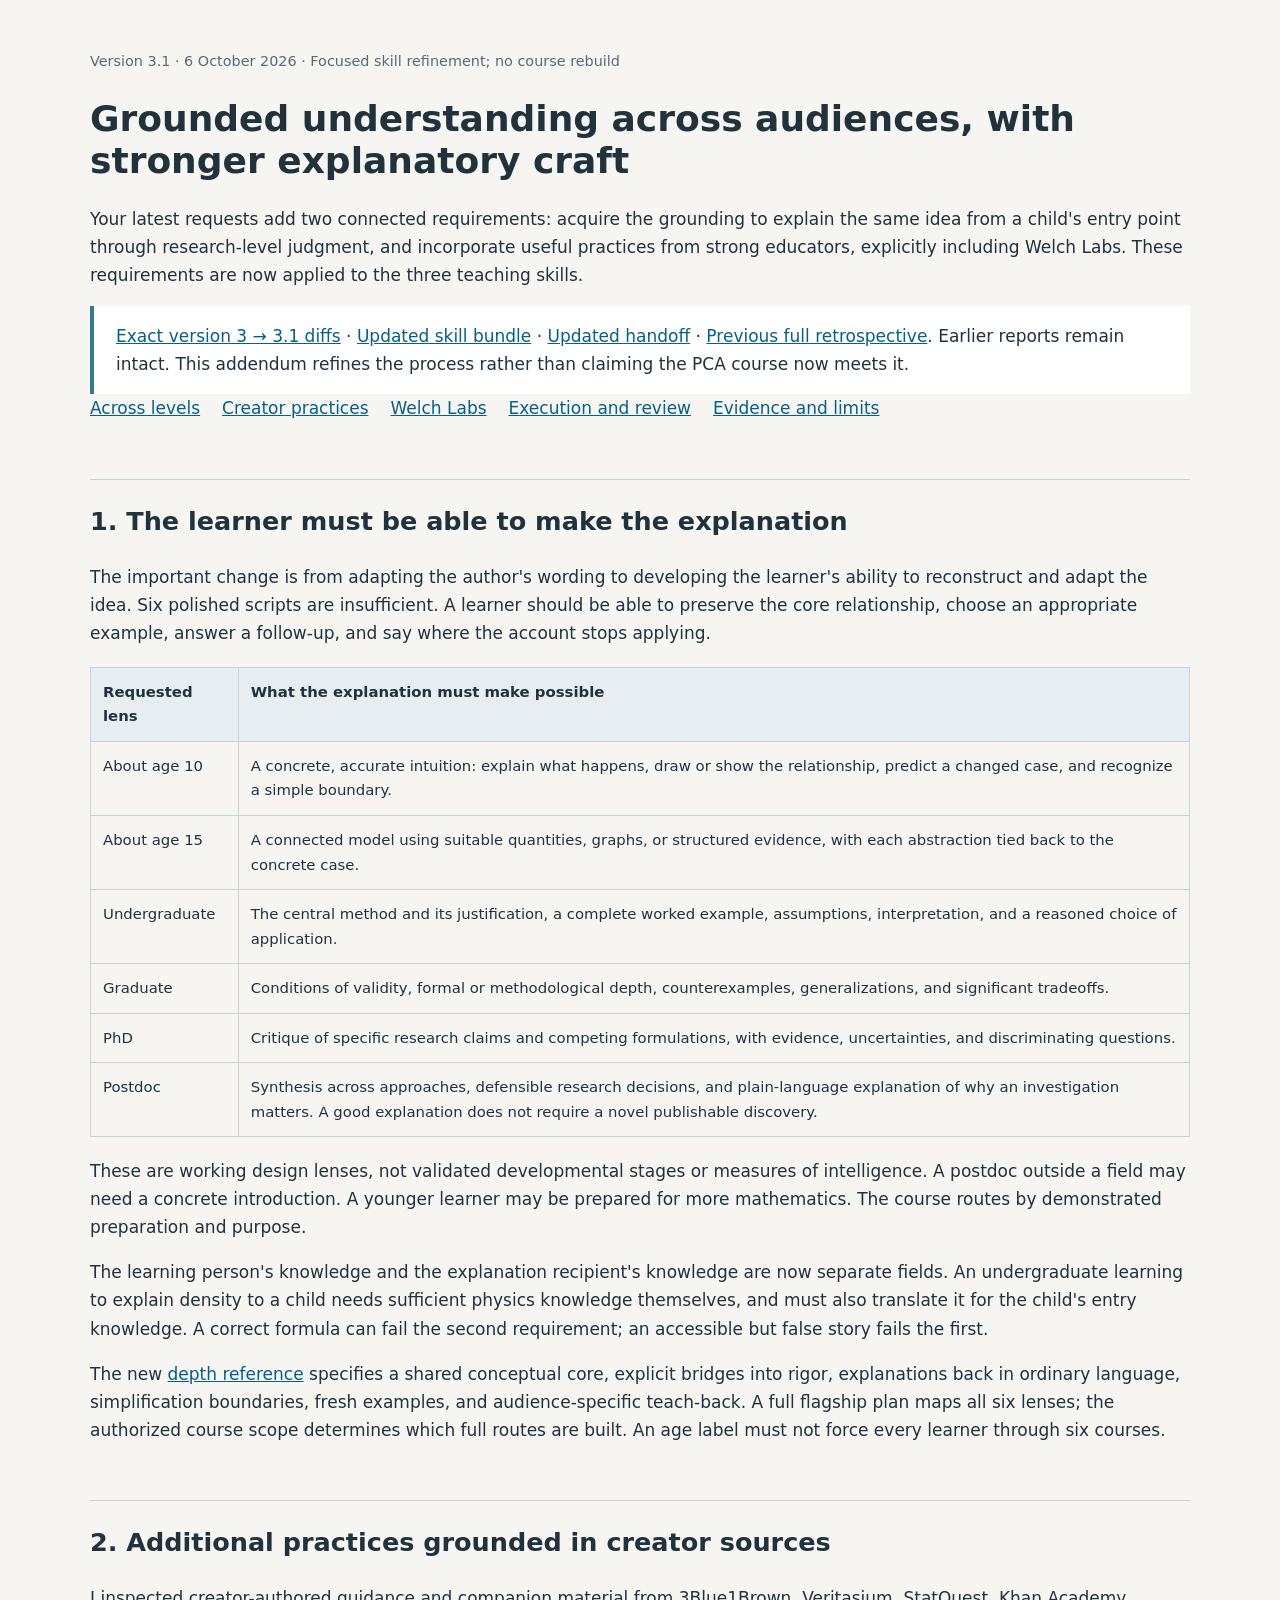
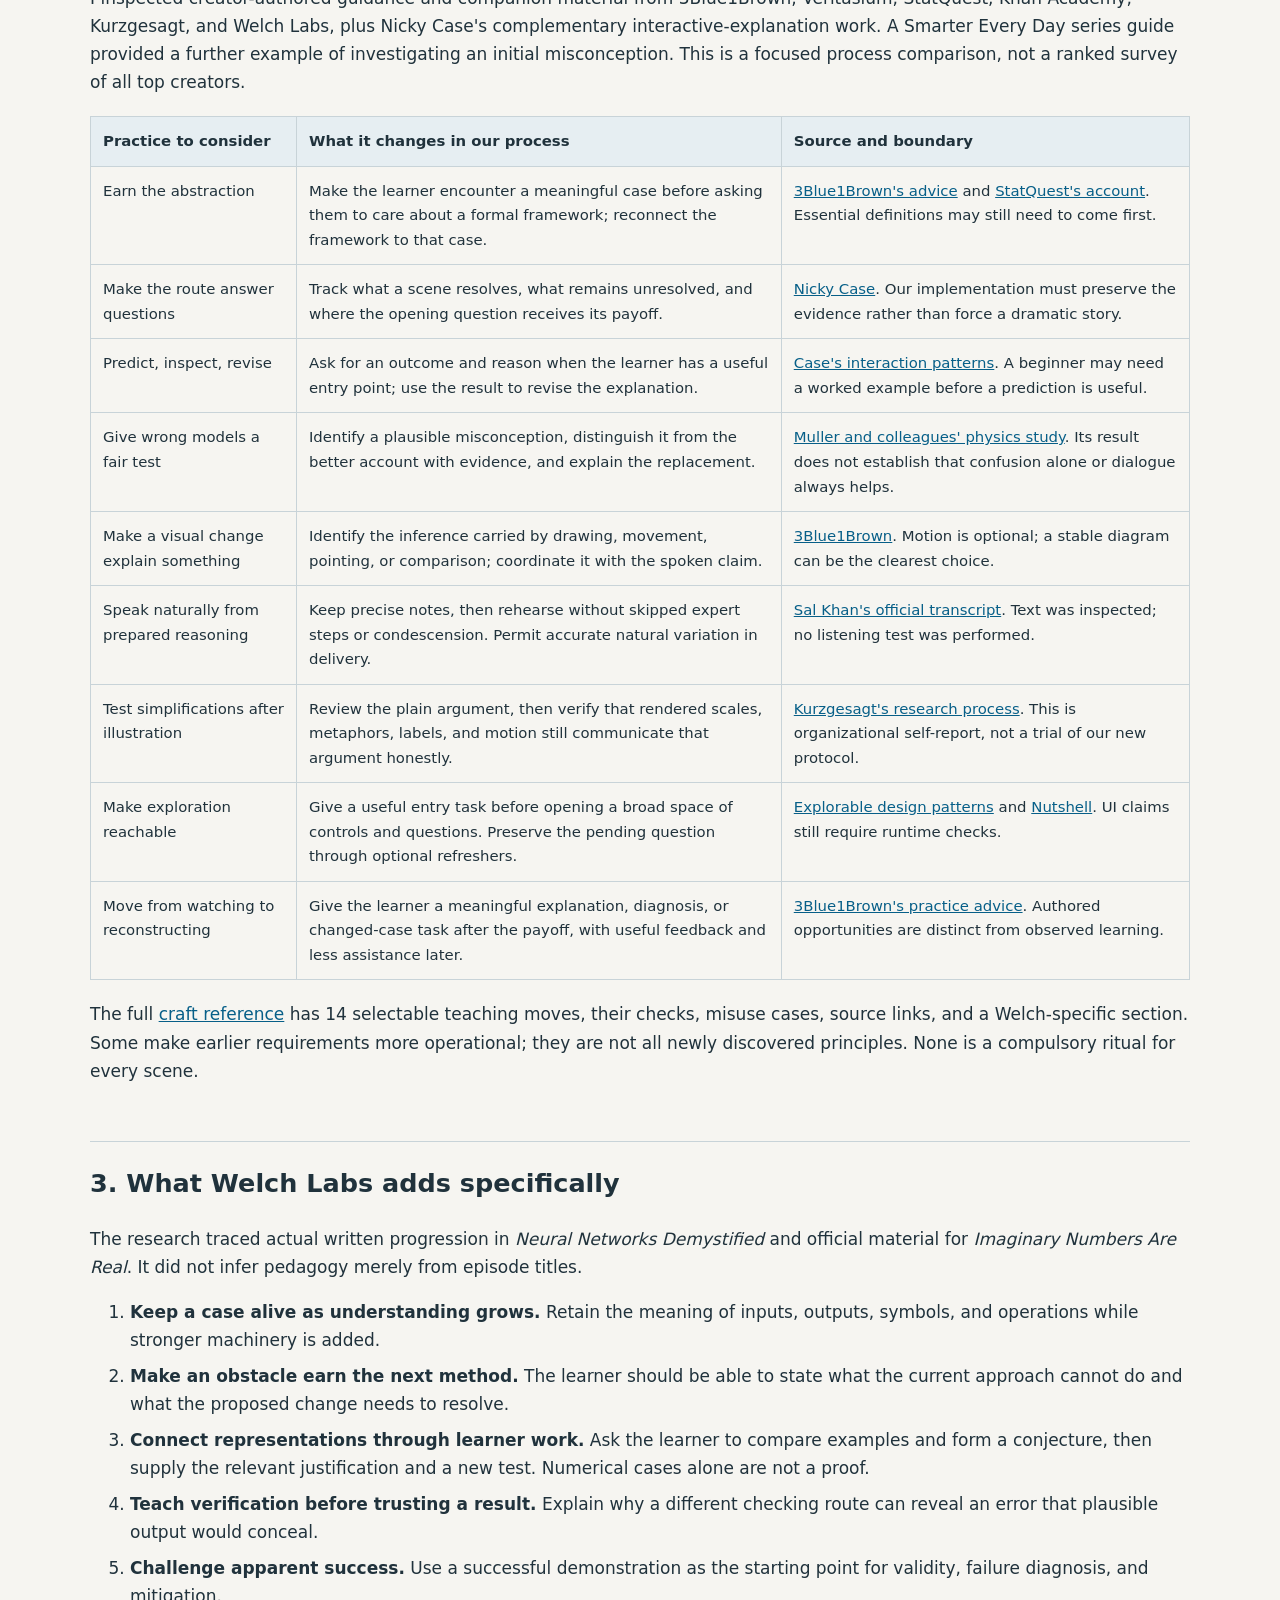
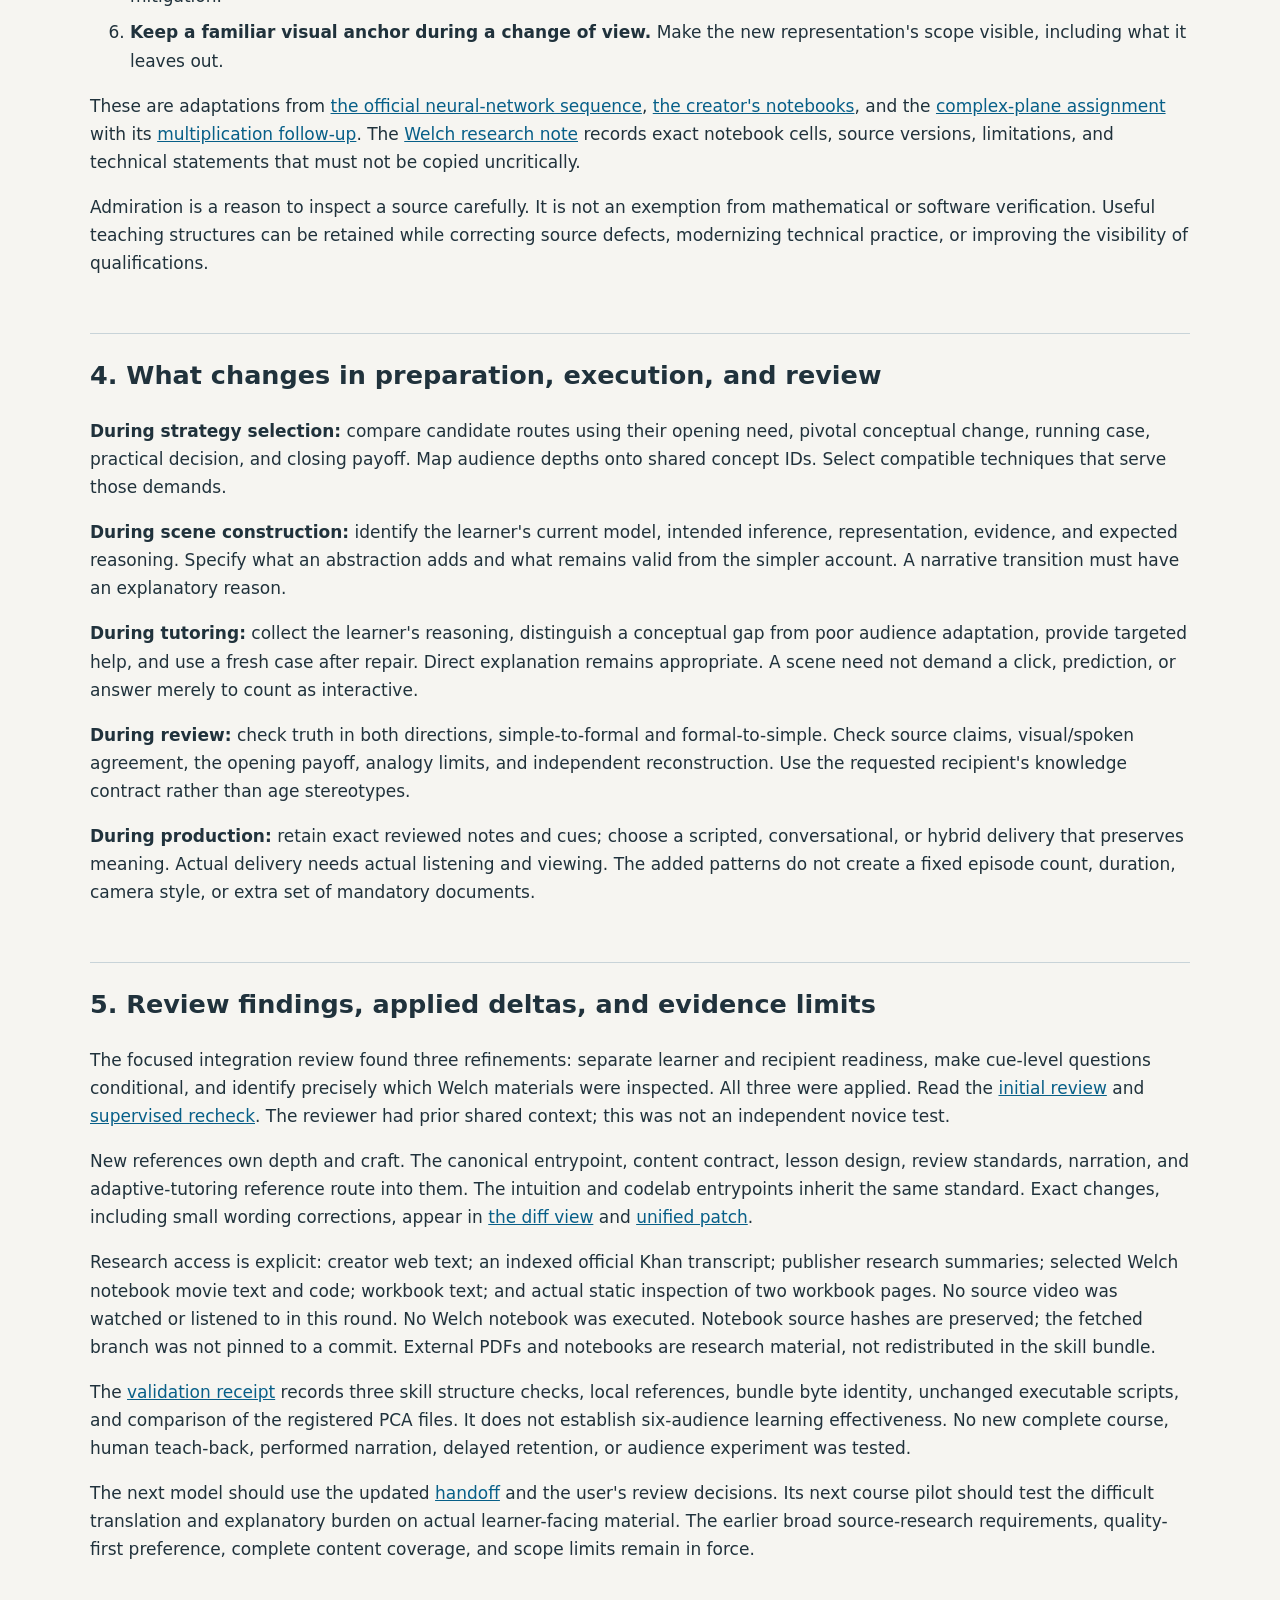
<file: outputs/tutor-retrospective-v3-1/REPORT.html>
<!doctype html><html lang="en"><head><meta charset="utf-8"><meta name="viewport" content="width=device-width,initial-scale=1"><title>Teaching skill 3.1 — depth and explanatory craft</title><style>body{margin:0;background:#f6f5f1;color:#20323c;font:17px/1.65 system-ui,sans-serif}main{max-width:1100px;margin:auto;padding:36px 26px 80px}h1{font-size:2.25rem;line-height:1.15}h2{margin-top:2.2em;border-top:1px solid #c8d3d8;padding-top:20px}a{color:#075f88}table{border-collapse:collapse;width:100%;font-size:.93rem;margin:20px 0}th,td{border:1px solid #c8d3d8;padding:12px;text-align:left;vertical-align:top}th{background:#e6eef2}.note{background:#fff;border-left:4px solid #347a93;padding:16px 22px}.meta{color:#586a73;font-size:.9rem}nav{display:flex;gap:10px 22px;flex-wrap:wrap}li{margin-bottom:8px}code{font-family:Consolas,monospace}@media(max-width:700px){main{padding:22px 14px}table{font-size:.8rem}td,th{padding:7px}}</style></head><body><main>
<p class="meta">Version 3.1 · 6 October 2026 · Focused skill refinement; no course rebuild</p>
<h1>Grounded understanding across audiences, with stronger explanatory craft</h1>
<p>Your latest requests add two connected requirements: acquire the grounding to explain the same idea from a child's entry point through research-level judgment, and incorporate useful practices from strong educators, explicitly including Welch Labs. These requirements are now applied to the three teaching skills.</p>
<div class="note"><a href="DELTAS.html">Exact version 3 → 3.1 diffs</a> · <a href="updated-skills.zip">Updated skill bundle</a> · <a href="HANDOFF.txt">Updated handoff</a> · <a href="../tutor-retrospective-v3/REPORT.html">Previous full retrospective</a>. Earlier reports remain intact. This addendum refines the process rather than claiming the PCA course now meets it.</div>
<nav><a href="#depth">Across levels</a><a href="#craft">Creator practices</a><a href="#welch">Welch Labs</a><a href="#loops">Execution and review</a><a href="#evidence">Evidence and limits</a></nav>

<h2 id="depth">1. The learner must be able to make the explanation</h2>
<p>The important change is from adapting the author's wording to developing the learner's ability to reconstruct and adapt the idea. Six polished scripts are insufficient. A learner should be able to preserve the core relationship, choose an appropriate example, answer a follow-up, and say where the account stops applying.</p>
<table><tr><th>Requested lens</th><th>What the explanation must make possible</th></tr>
<tr><td>About age 10</td><td>A concrete, accurate intuition: explain what happens, draw or show the relationship, predict a changed case, and recognize a simple boundary.</td></tr>
<tr><td>About age 15</td><td>A connected model using suitable quantities, graphs, or structured evidence, with each abstraction tied back to the concrete case.</td></tr>
<tr><td>Undergraduate</td><td>The central method and its justification, a complete worked example, assumptions, interpretation, and a reasoned choice of application.</td></tr>
<tr><td>Graduate</td><td>Conditions of validity, formal or methodological depth, counterexamples, generalizations, and significant tradeoffs.</td></tr>
<tr><td>PhD</td><td>Critique of specific research claims and competing formulations, with evidence, uncertainties, and discriminating questions.</td></tr>
<tr><td>Postdoc</td><td>Synthesis across approaches, defensible research decisions, and plain-language explanation of why an investigation matters. A good explanation does not require a novel publishable discovery.</td></tr></table>
<p>These are working design lenses, not validated developmental stages or measures of intelligence. A postdoc outside a field may need a concrete introduction. A younger learner may be prepared for more mathematics. The course routes by demonstrated preparation and purpose.</p>
<p>The learning person's knowledge and the explanation recipient's knowledge are now separate fields. An undergraduate learning to explain density to a child needs sufficient physics knowledge themselves, and must also translate it for the child's entry knowledge. A correct formula can fail the second requirement; an accessible but false story fails the first.</p>
<p>The new <a href="updated-skills/build-interactive-masterclass/references/explanation-depth.md">depth reference</a> specifies a shared conceptual core, explicit bridges into rigor, explanations back in ordinary language, simplification boundaries, fresh examples, and audience-specific teach-back. A full flagship plan maps all six lenses; the authorized course scope determines which full routes are built. An age label must not force every learner through six courses.</p>

<h2 id="craft">2. Additional practices grounded in creator sources</h2>
<p>I inspected creator-authored guidance and companion material from 3Blue1Brown, Veritasium, StatQuest, Khan Academy, Kurzgesagt, and Welch Labs, plus Nicky Case's complementary interactive-explanation work. A Smarter Every Day series guide provided a further example of investigating an initial misconception. This is a focused process comparison, not a ranked survey of all top creators.</p>
<table><tr><th>Practice to consider</th><th>What it changes in our process</th><th>Source and boundary</th></tr>
<tr><td>Earn the abstraction</td><td>Make the learner encounter a meaningful case before asking them to care about a formal framework; reconnect the framework to that case.</td><td><a href="https://www.3blue1brown.com/about/">3Blue1Brown's advice</a> and <a href="https://statquest.org/about">StatQuest's account</a>. Essential definitions may still need to come first.</td></tr>
<tr><td>Make the route answer questions</td><td>Track what a scene resolves, what remains unresolved, and where the opening question receives its payoff.</td><td><a href="https://blog.ncase.me/how-i-make-an-explorable-explanation/">Nicky Case</a>. Our implementation must preserve the evidence rather than force a dramatic story.</td></tr>
<tr><td>Predict, inspect, revise</td><td>Ask for an outcome and reason when the learner has a useful entry point; use the result to revise the explanation.</td><td><a href="https://blog.ncase.me/explorable-explanations-4-more-design-patterns/">Case's interaction patterns</a>. A beginner may need a worked example before a prediction is useful.</td></tr>
<tr><td>Give wrong models a fair test</td><td>Identify a plausible misconception, distinguish it from the better account with evidence, and explain the replacement.</td><td><a href="https://onlinelibrary.wiley.com/doi/abs/10.1111/j.1365-2729.2007.00248.x">Muller and colleagues' physics study</a>. Its result does not establish that confusion alone or dialogue always helps.</td></tr>
<tr><td>Make a visual change explain something</td><td>Identify the inference carried by drawing, movement, pointing, or comparison; coordinate it with the spoken claim.</td><td><a href="https://www.3blue1brown.com/about/">3Blue1Brown</a>. Motion is optional; a stable diagram can be the clearest choice.</td></tr>
<tr><td>Speak naturally from prepared reasoning</td><td>Keep precise notes, then rehearse without skipped expert steps or condescension. Permit accurate natural variation in delivery.</td><td><a href="https://www.khanacademy.org/transcript/xbb00de6e">Sal Khan's official transcript</a>. Text was inspected; no listening test was performed.</td></tr>
<tr><td>Test simplifications after illustration</td><td>Review the plain argument, then verify that rendered scales, metaphors, labels, and motion still communicate that argument honestly.</td><td><a href="https://medium.com/@Kurzgesagt/how-research-and-factchecking-work-at-kurzgesagt-f5b239188255">Kurzgesagt's research process</a>. This is organizational self-report, not a trial of our new protocol.</td></tr>
<tr><td>Make exploration reachable</td><td>Give a useful entry task before opening a broad space of controls and questions. Preserve the pending question through optional refreshers.</td><td><a href="https://blog.ncase.me/explorable-explanations-4-more-design-patterns/">Explorable design patterns</a> and <a href="https://ncase.me/nutshell/">Nutshell</a>. UI claims still require runtime checks.</td></tr>
<tr><td>Move from watching to reconstructing</td><td>Give the learner a meaningful explanation, diagnosis, or changed-case task after the payoff, with useful feedback and less assistance later.</td><td><a href="https://www.3blue1brown.com/blog/recommendations/">3Blue1Brown's practice advice</a>. Authored opportunities are distinct from observed learning.</td></tr></table>
<p>The full <a href="updated-skills/build-interactive-masterclass/references/explainer-craft.md">craft reference</a> has 14 selectable teaching moves, their checks, misuse cases, source links, and a Welch-specific section. Some make earlier requirements more operational; they are not all newly discovered principles. None is a compulsory ritual for every scene.</p>

<h2 id="welch">3. What Welch Labs adds specifically</h2>
<p>The research traced actual written progression in <em>Neural Networks Demystified</em> and official material for <em>Imaginary Numbers Are Real</em>. It did not infer pedagogy merely from episode titles.</p>
<ol>
<li><strong>Keep a case alive as understanding grows.</strong> Retain the meaning of inputs, outputs, symbols, and operations while stronger machinery is added.</li>
<li><strong>Make an obstacle earn the next method.</strong> The learner should be able to state what the current approach cannot do and what the proposed change needs to resolve.</li>
<li><strong>Connect representations through learner work.</strong> Ask the learner to compare examples and form a conjecture, then supply the relevant justification and a new test. Numerical cases alone are not a proof.</li>
<li><strong>Teach verification before trusting a result.</strong> Explain why a different checking route can reveal an error that plausible output would conceal.</li>
<li><strong>Challenge apparent success.</strong> Use a successful demonstration as the starting point for validity, failure diagnosis, and mitigation.</li>
<li><strong>Keep a familiar visual anchor during a change of view.</strong> Make the new representation's scope visible, including what it leaves out.</li>
</ol>
<p>These are adaptations from <a href="https://www.welchlabs.com/blog/2015/1/16/neural-networks-demystified-part-1-data-and-architecture">the official neural-network sequence</a>, <a href="https://github.com/stephencwelch/Neural-Networks-Demystified">the creator's notebooks</a>, and the <a href="https://www.welchlabs.com/blog/2015/10/2/imaginary-numbers-are-real-part-6-the-complex-plane">complex-plane assignment</a> with its <a href="https://www.welchlabs.com/blog/2015/10/9/imaginary-numbers-are-real-part-7-complex-multiplication">multiplication follow-up</a>. The <a href="evidence/welch-patterns.md">Welch research note</a> records exact notebook cells, source versions, limitations, and technical statements that must not be copied uncritically.</p>
<p>Admiration is a reason to inspect a source carefully. It is not an exemption from mathematical or software verification. Useful teaching structures can be retained while correcting source defects, modernizing technical practice, or improving the visibility of qualifications.</p>

<h2 id="loops">4. What changes in preparation, execution, and review</h2>
<p><strong>During strategy selection:</strong> compare candidate routes using their opening need, pivotal conceptual change, running case, practical decision, and closing payoff. Map audience depths onto shared concept IDs. Select compatible techniques that serve those demands.</p>
<p><strong>During scene construction:</strong> identify the learner's current model, intended inference, representation, evidence, and expected reasoning. Specify what an abstraction adds and what remains valid from the simpler account. A narrative transition must have an explanatory reason.</p>
<p><strong>During tutoring:</strong> collect the learner's reasoning, distinguish a conceptual gap from poor audience adaptation, provide targeted help, and use a fresh case after repair. Direct explanation remains appropriate. A scene need not demand a click, prediction, or answer merely to count as interactive.</p>
<p><strong>During review:</strong> check truth in both directions, simple-to-formal and formal-to-simple. Check source claims, visual/spoken agreement, the opening payoff, analogy limits, and independent reconstruction. Use the requested recipient's knowledge contract rather than age stereotypes.</p>
<p><strong>During production:</strong> retain exact reviewed notes and cues; choose a scripted, conversational, or hybrid delivery that preserves meaning. Actual delivery needs actual listening and viewing. The added patterns do not create a fixed episode count, duration, camera style, or extra set of mandatory documents.</p>

<h2 id="evidence">5. Review findings, applied deltas, and evidence limits</h2>
<p>The focused integration review found three refinements: separate learner and recipient readiness, make cue-level questions conditional, and identify precisely which Welch materials were inspected. All three were applied. Read the <a href="evidence/integration-review.md">initial review</a> and <a href="evidence/integration-recheck.md">supervised recheck</a>. The reviewer had prior shared context; this was not an independent novice test.</p>
<p>New references own depth and craft. The canonical entrypoint, content contract, lesson design, review standards, narration, and adaptive-tutoring reference route into them. The intuition and codelab entrypoints inherit the same standard. Exact changes, including small wording corrections, appear in <a href="DELTAS.html">the diff view</a> and <a href="v3-to-v3-1.patch">unified patch</a>.</p>
<p>Research access is explicit: creator web text; an indexed official Khan transcript; publisher research summaries; selected Welch notebook movie text and code; workbook text; and actual static inspection of two workbook pages. No source video was watched or listened to in this round. No Welch notebook was executed. Notebook source hashes are preserved; the fetched branch was not pinned to a commit. External PDFs and notebooks are research material, not redistributed in the skill bundle.</p>
<p>The <a href="VALIDATION.json">validation receipt</a> records three skill structure checks, local references, bundle byte identity, unchanged executable scripts, and comparison of the registered PCA files. It does not establish six-audience learning effectiveness. No new complete course, human teach-back, performed narration, delayed retention, or audience experiment was tested.</p>
<p>The next model should use the updated <a href="HANDOFF.txt">handoff</a> and the user's review decisions. Its next course pilot should test the difficult translation and explanatory burden on actual learner-facing material. The earlier broad source-research requirements, quality-first preference, complete content coverage, and scope limits remain in force.</p>
</main></body></html>
</file>
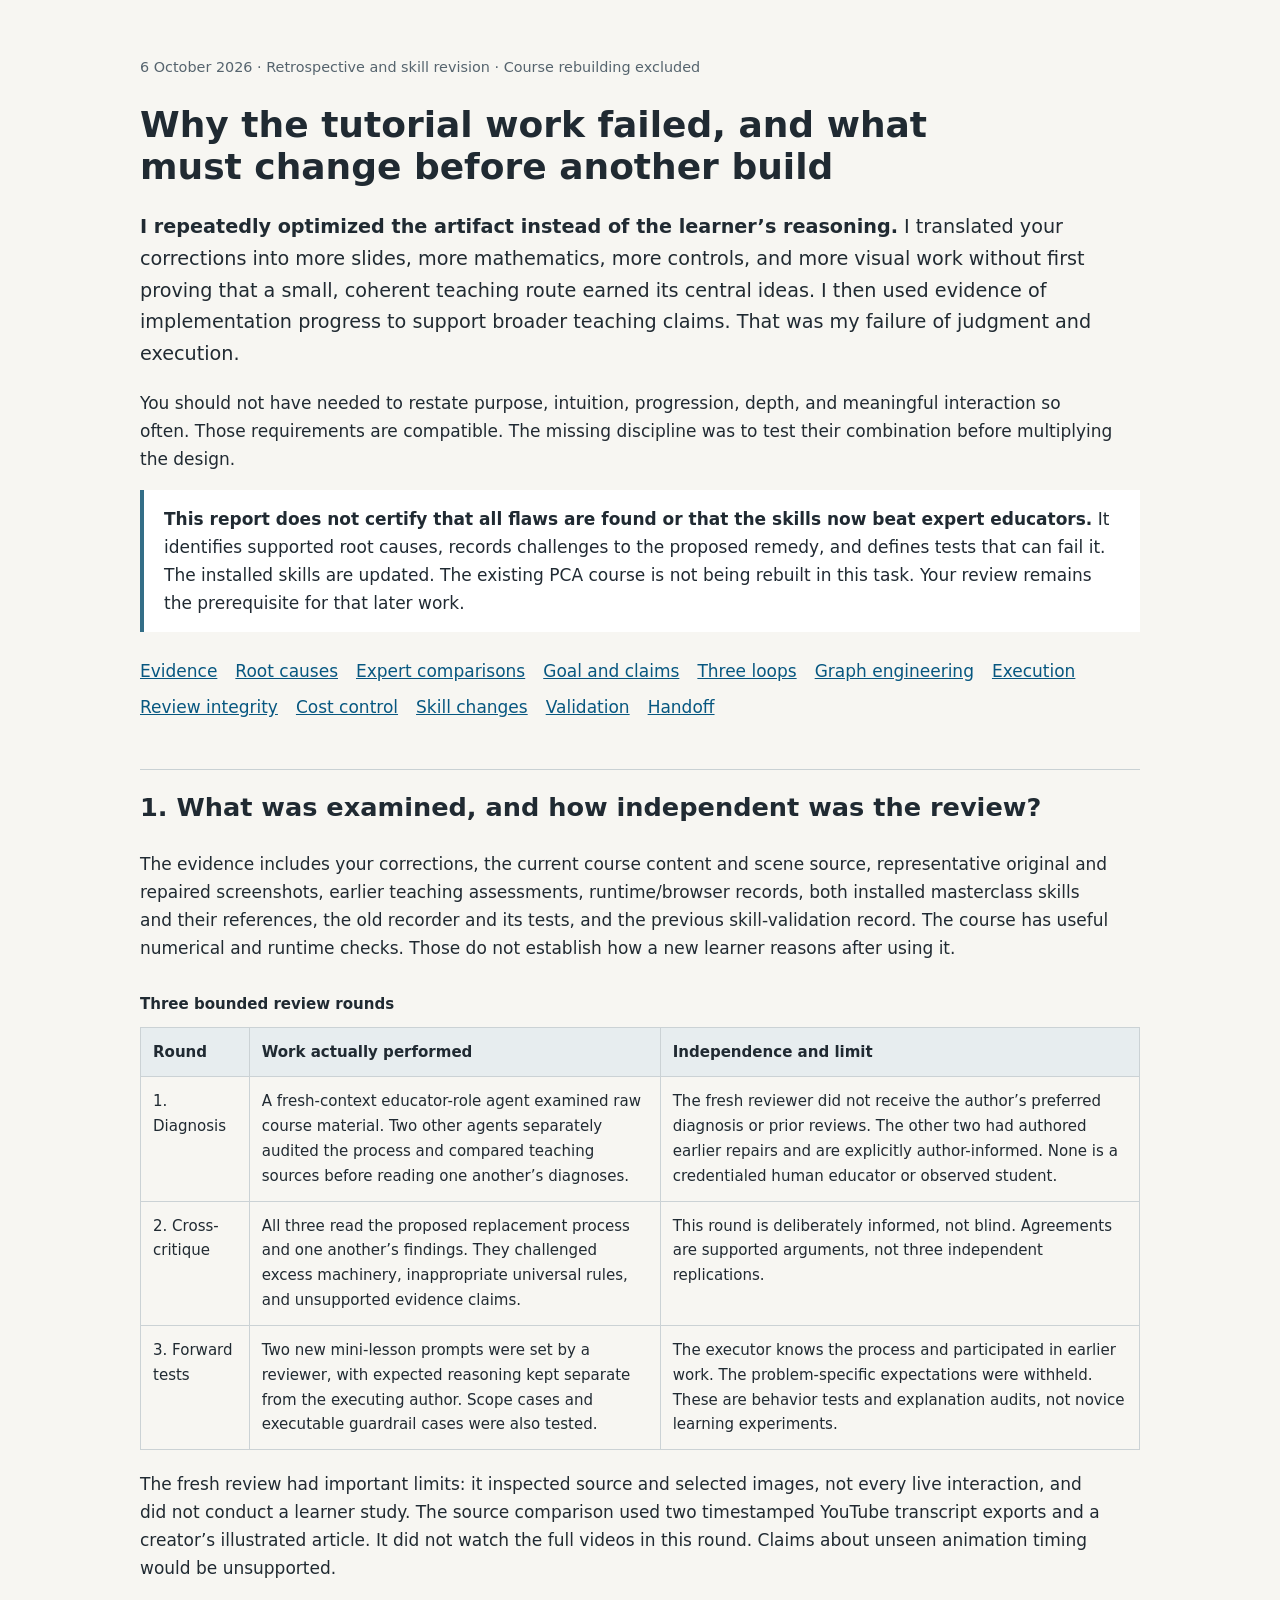
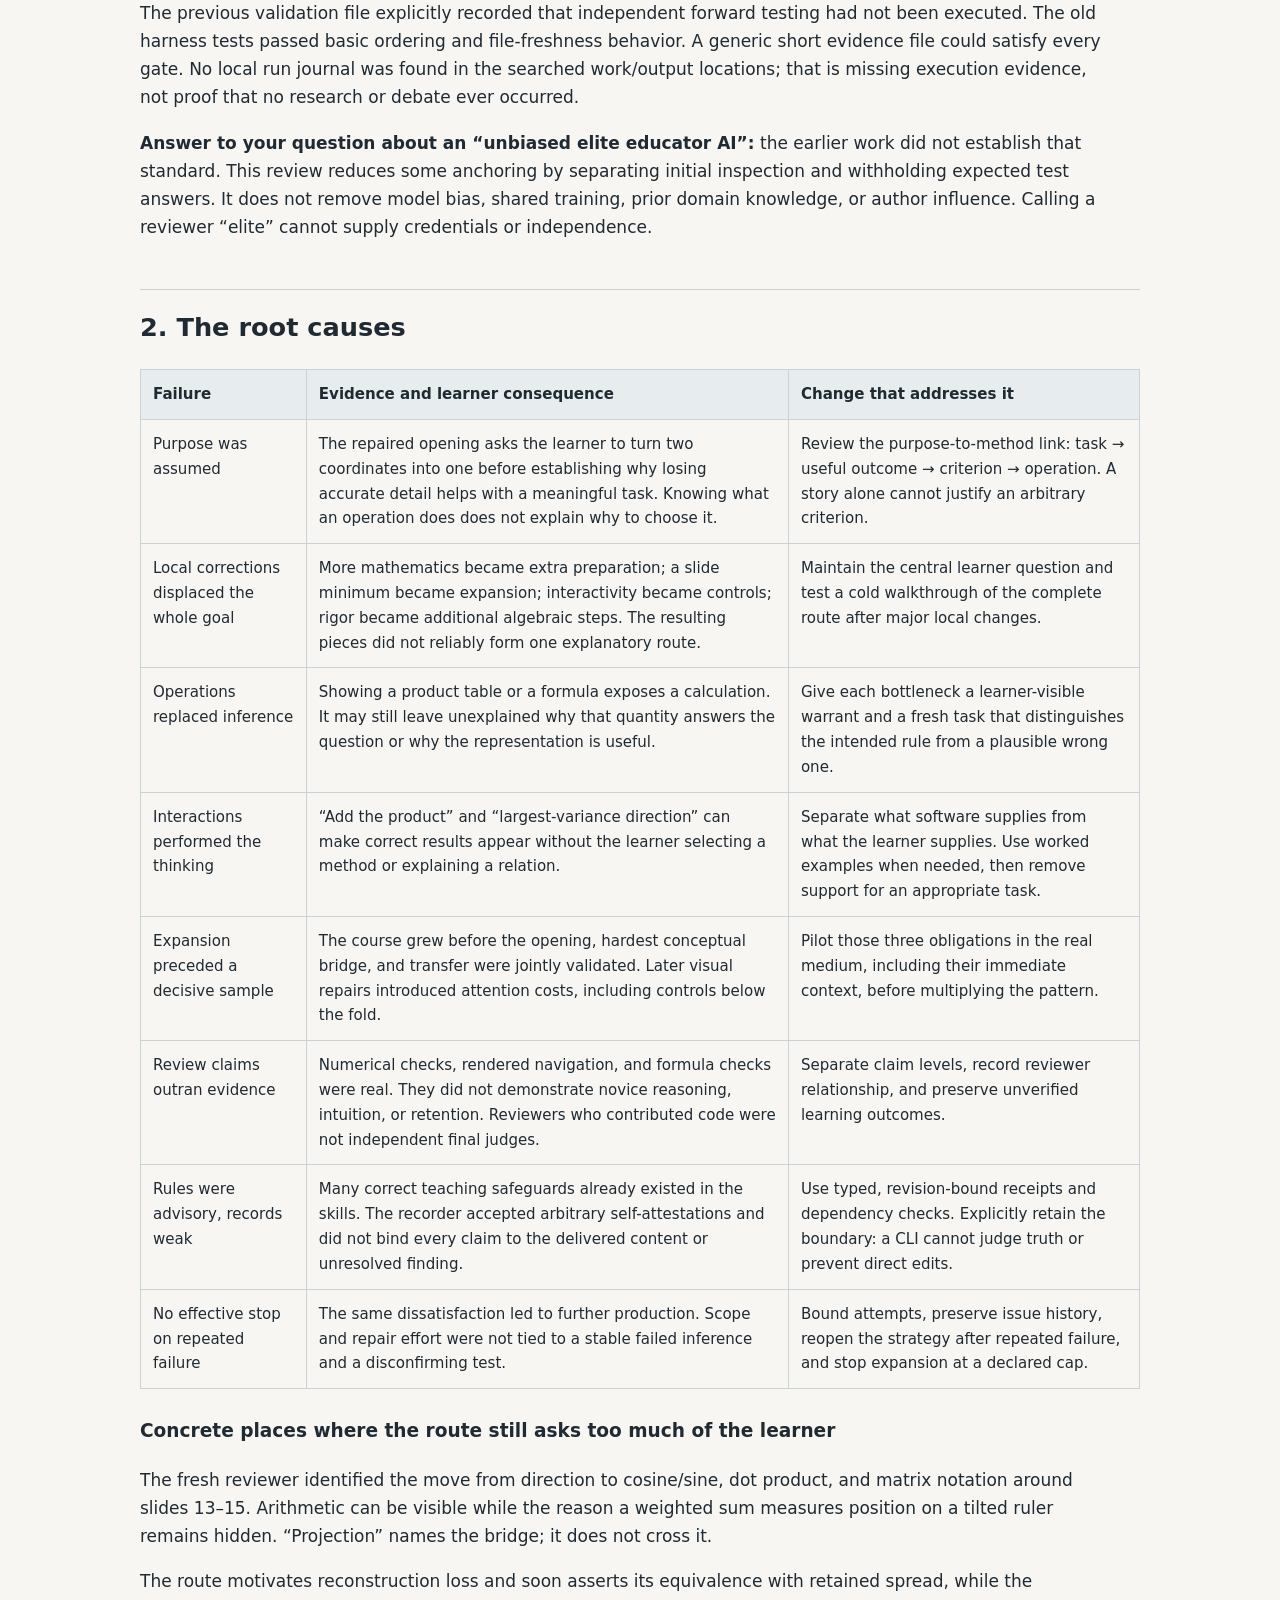
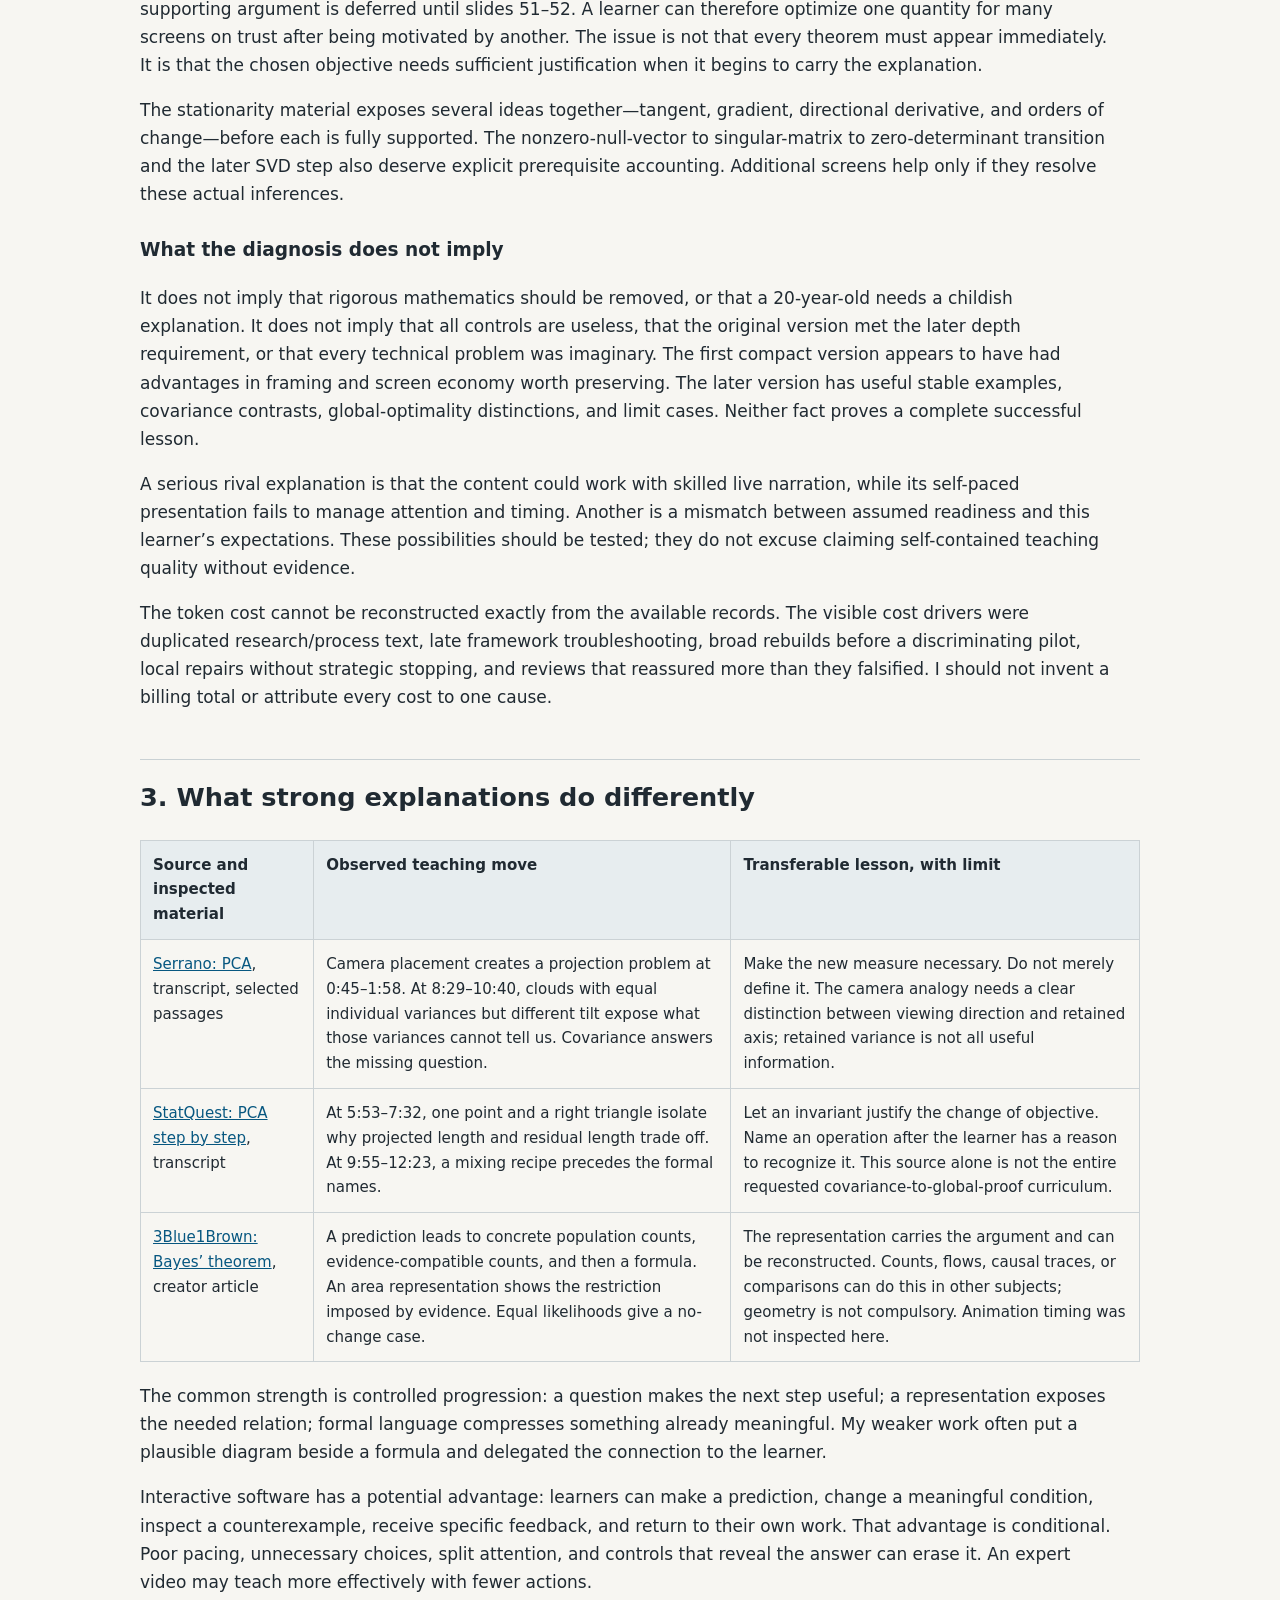
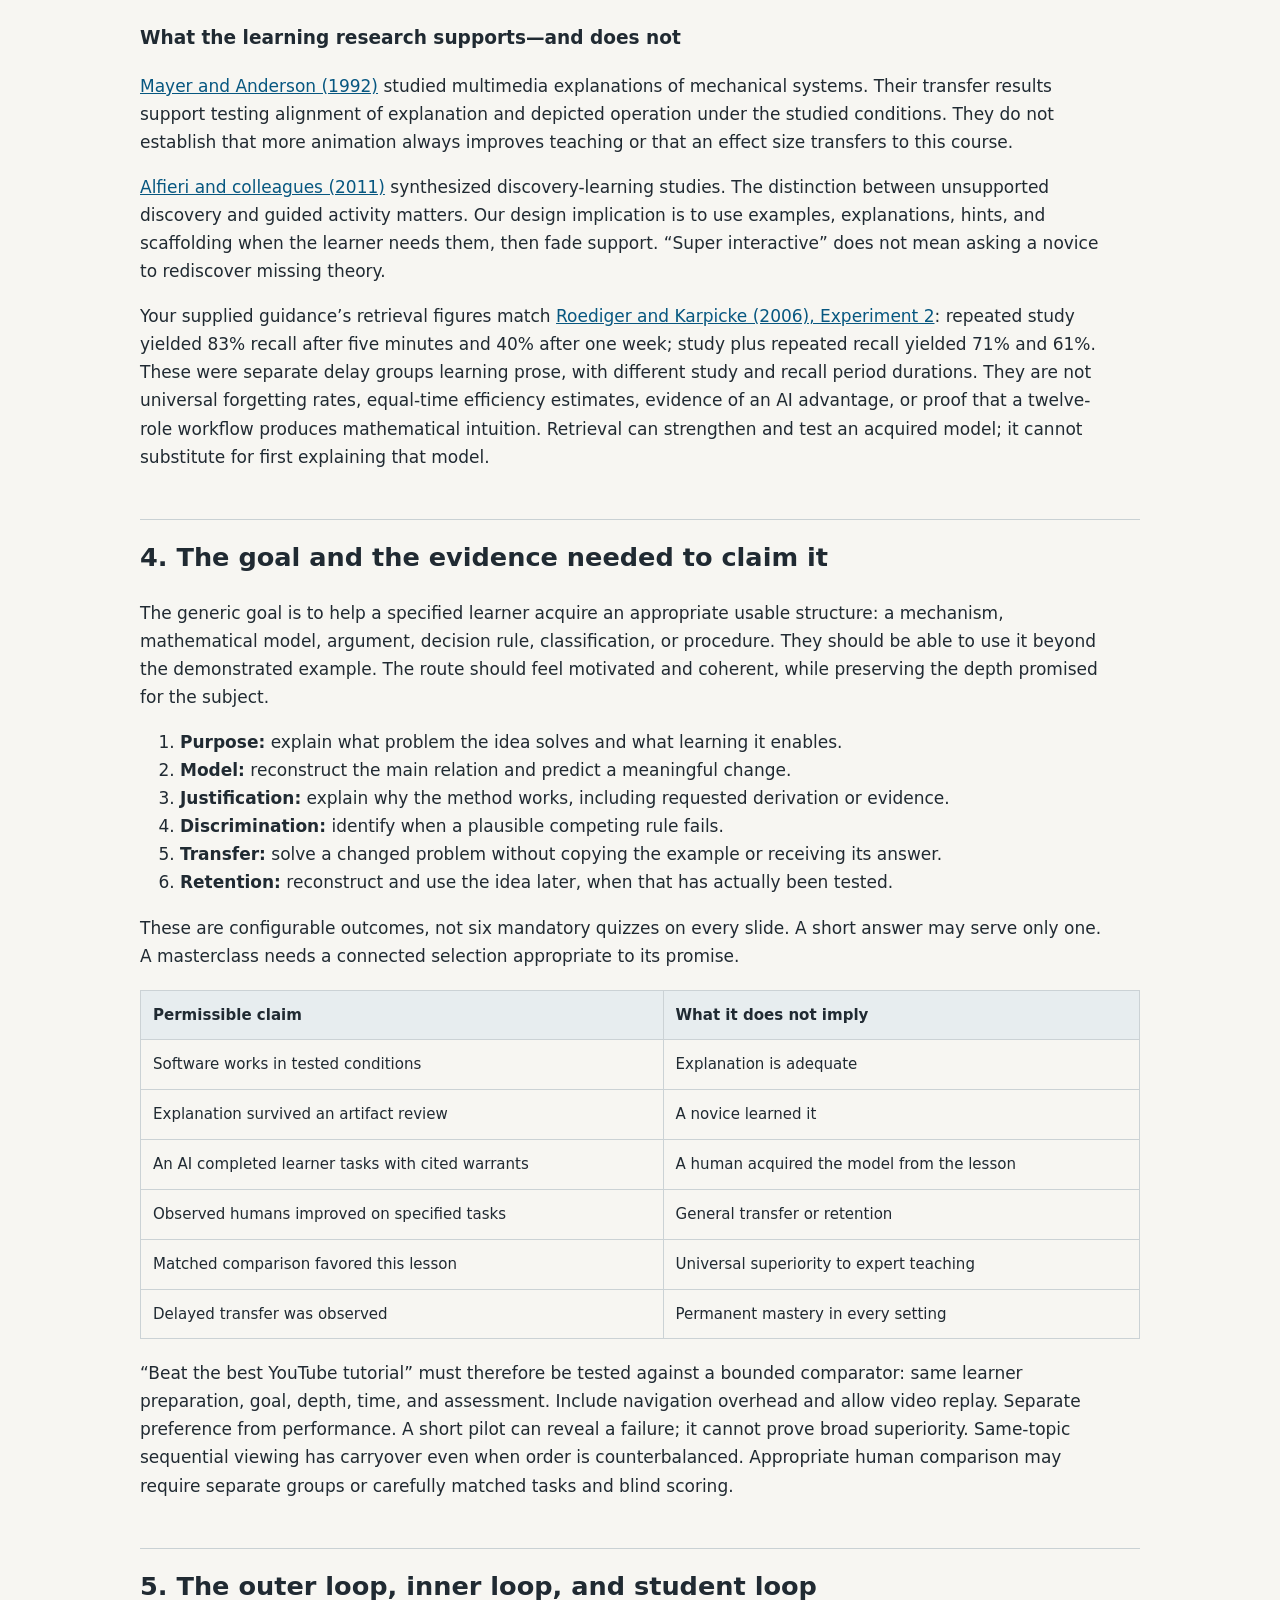
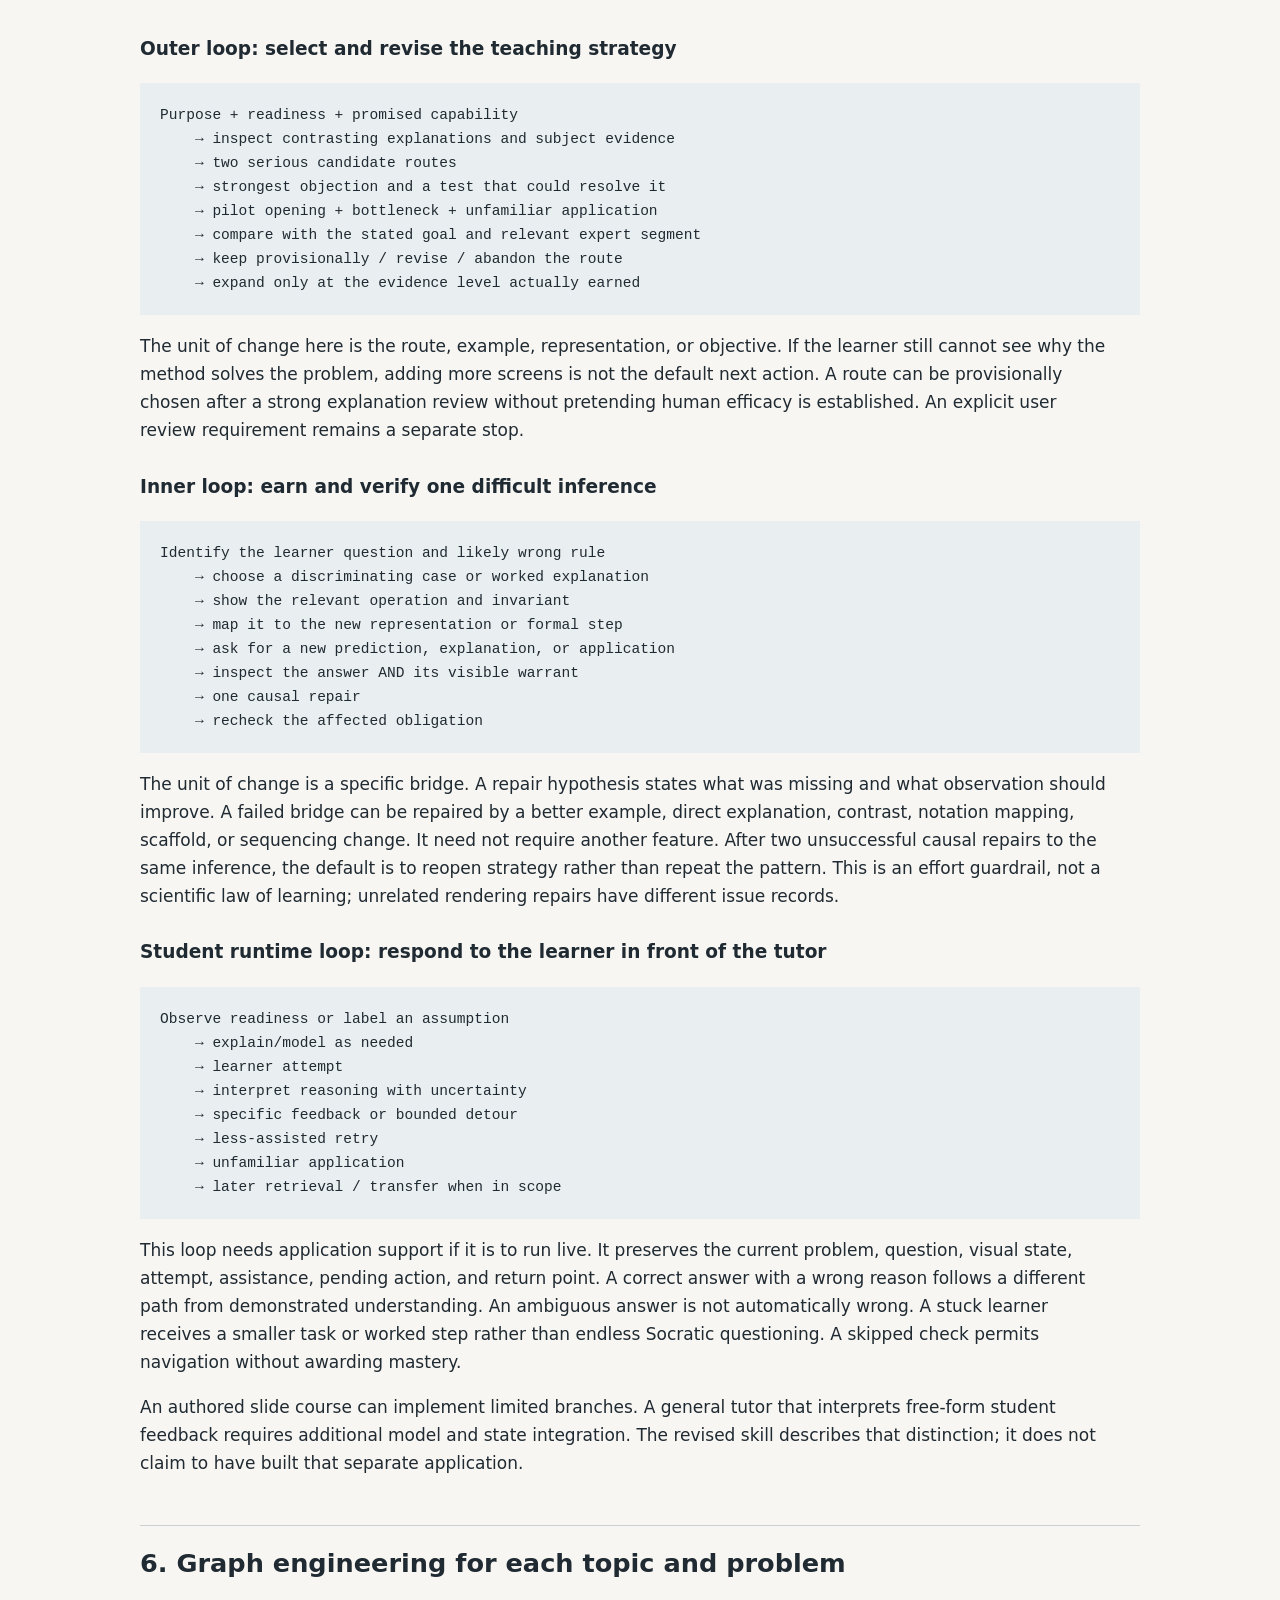
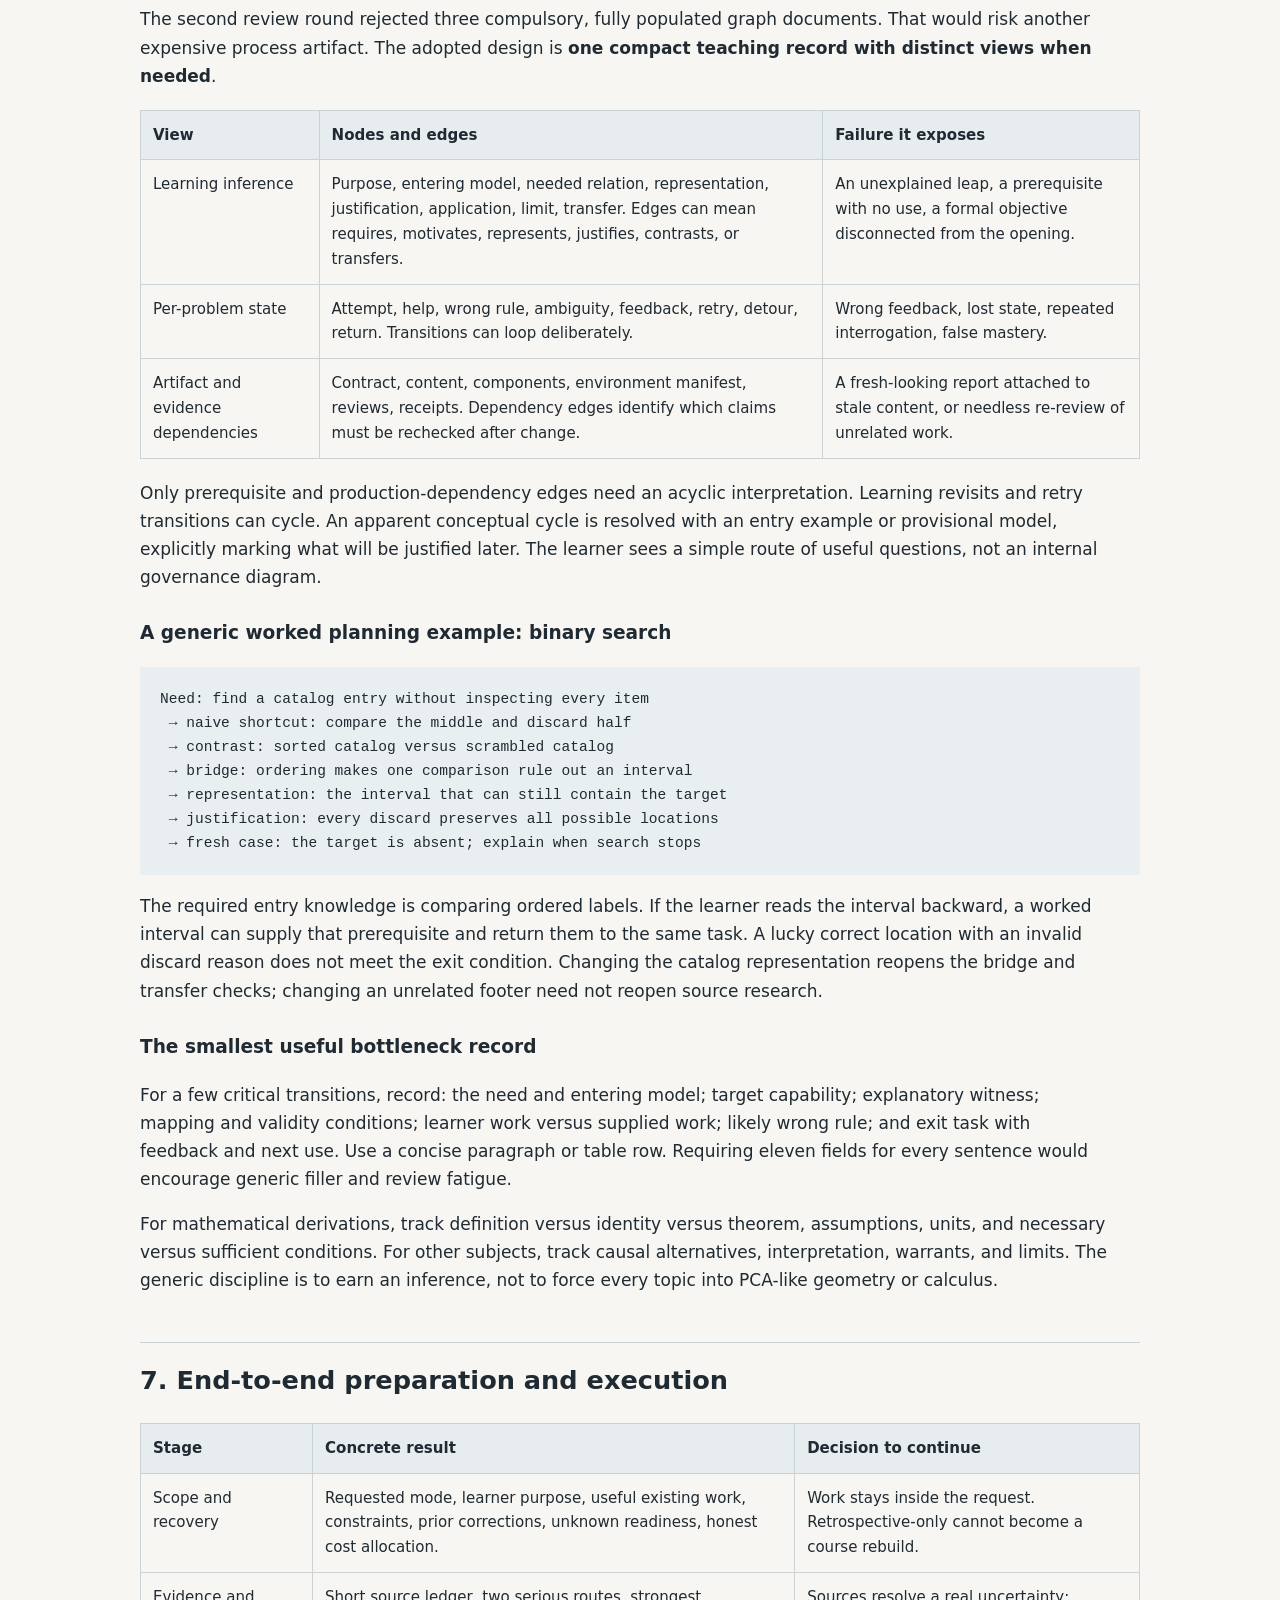
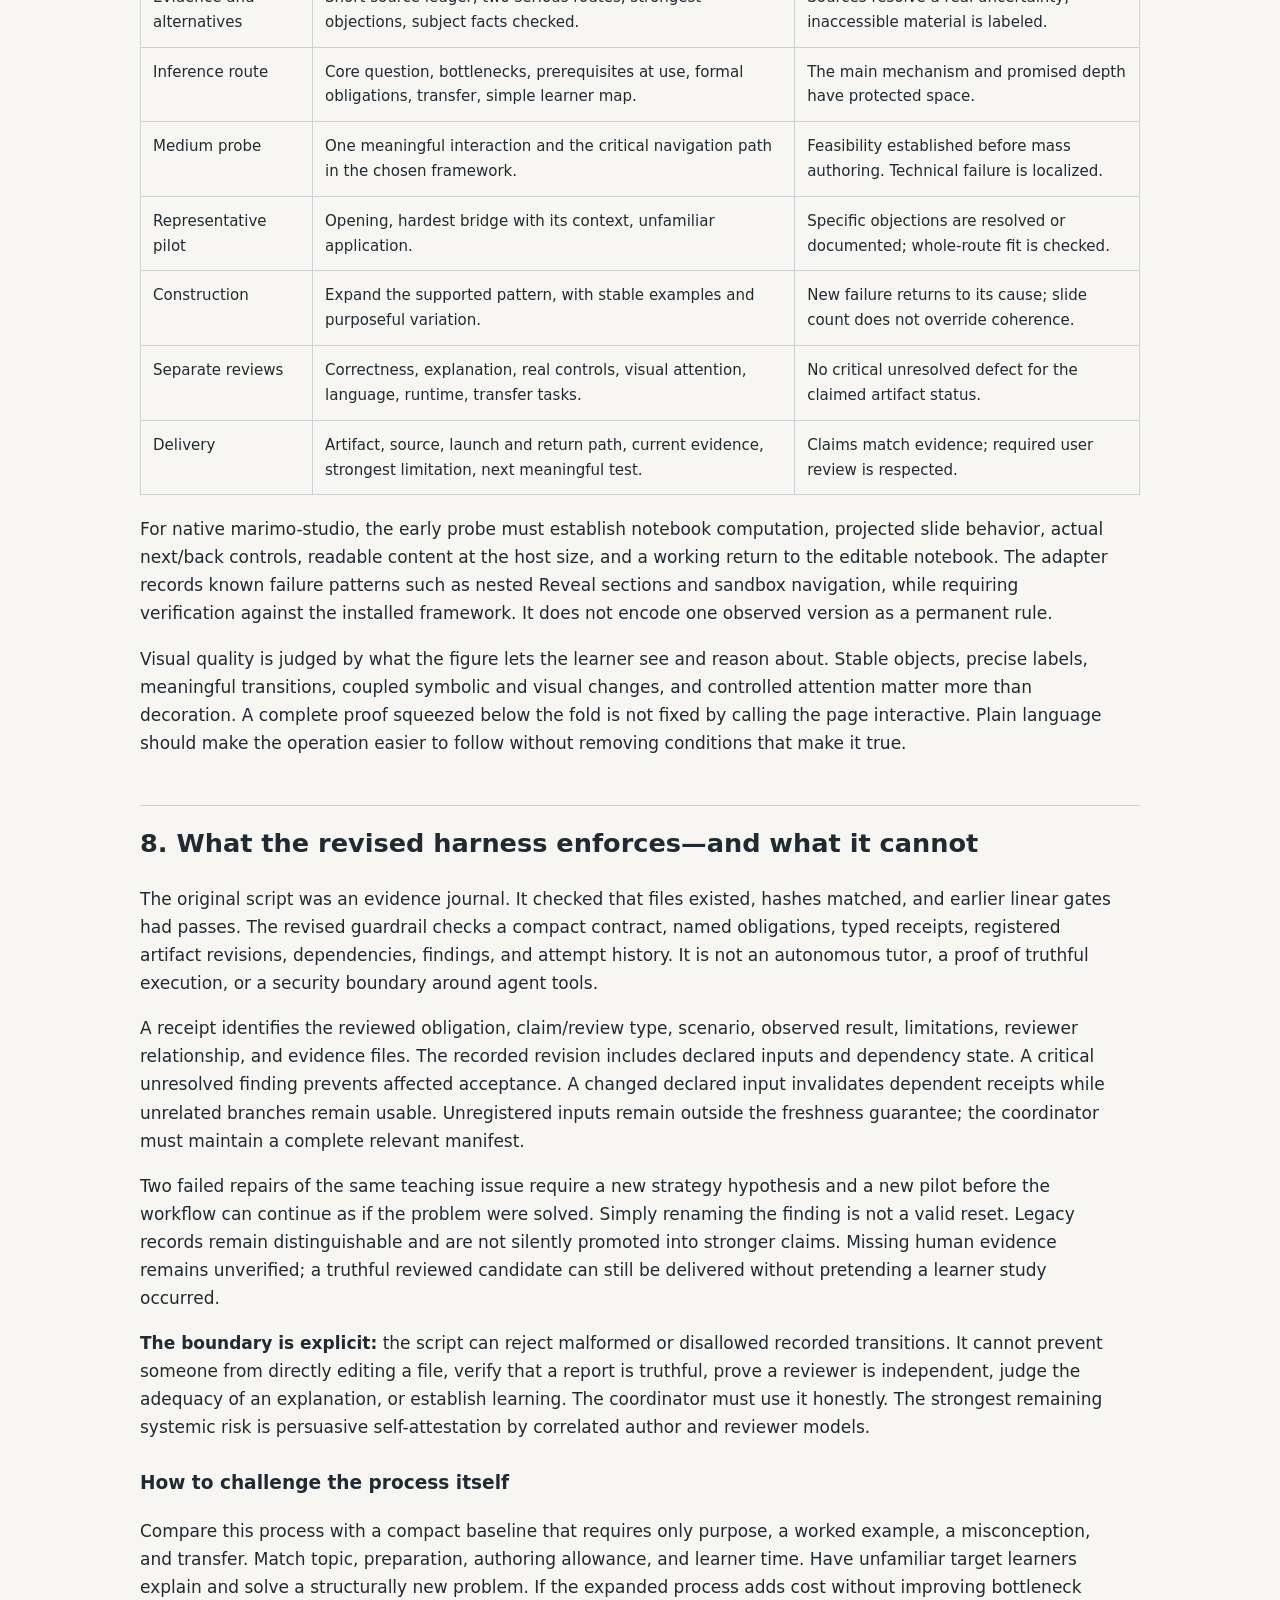
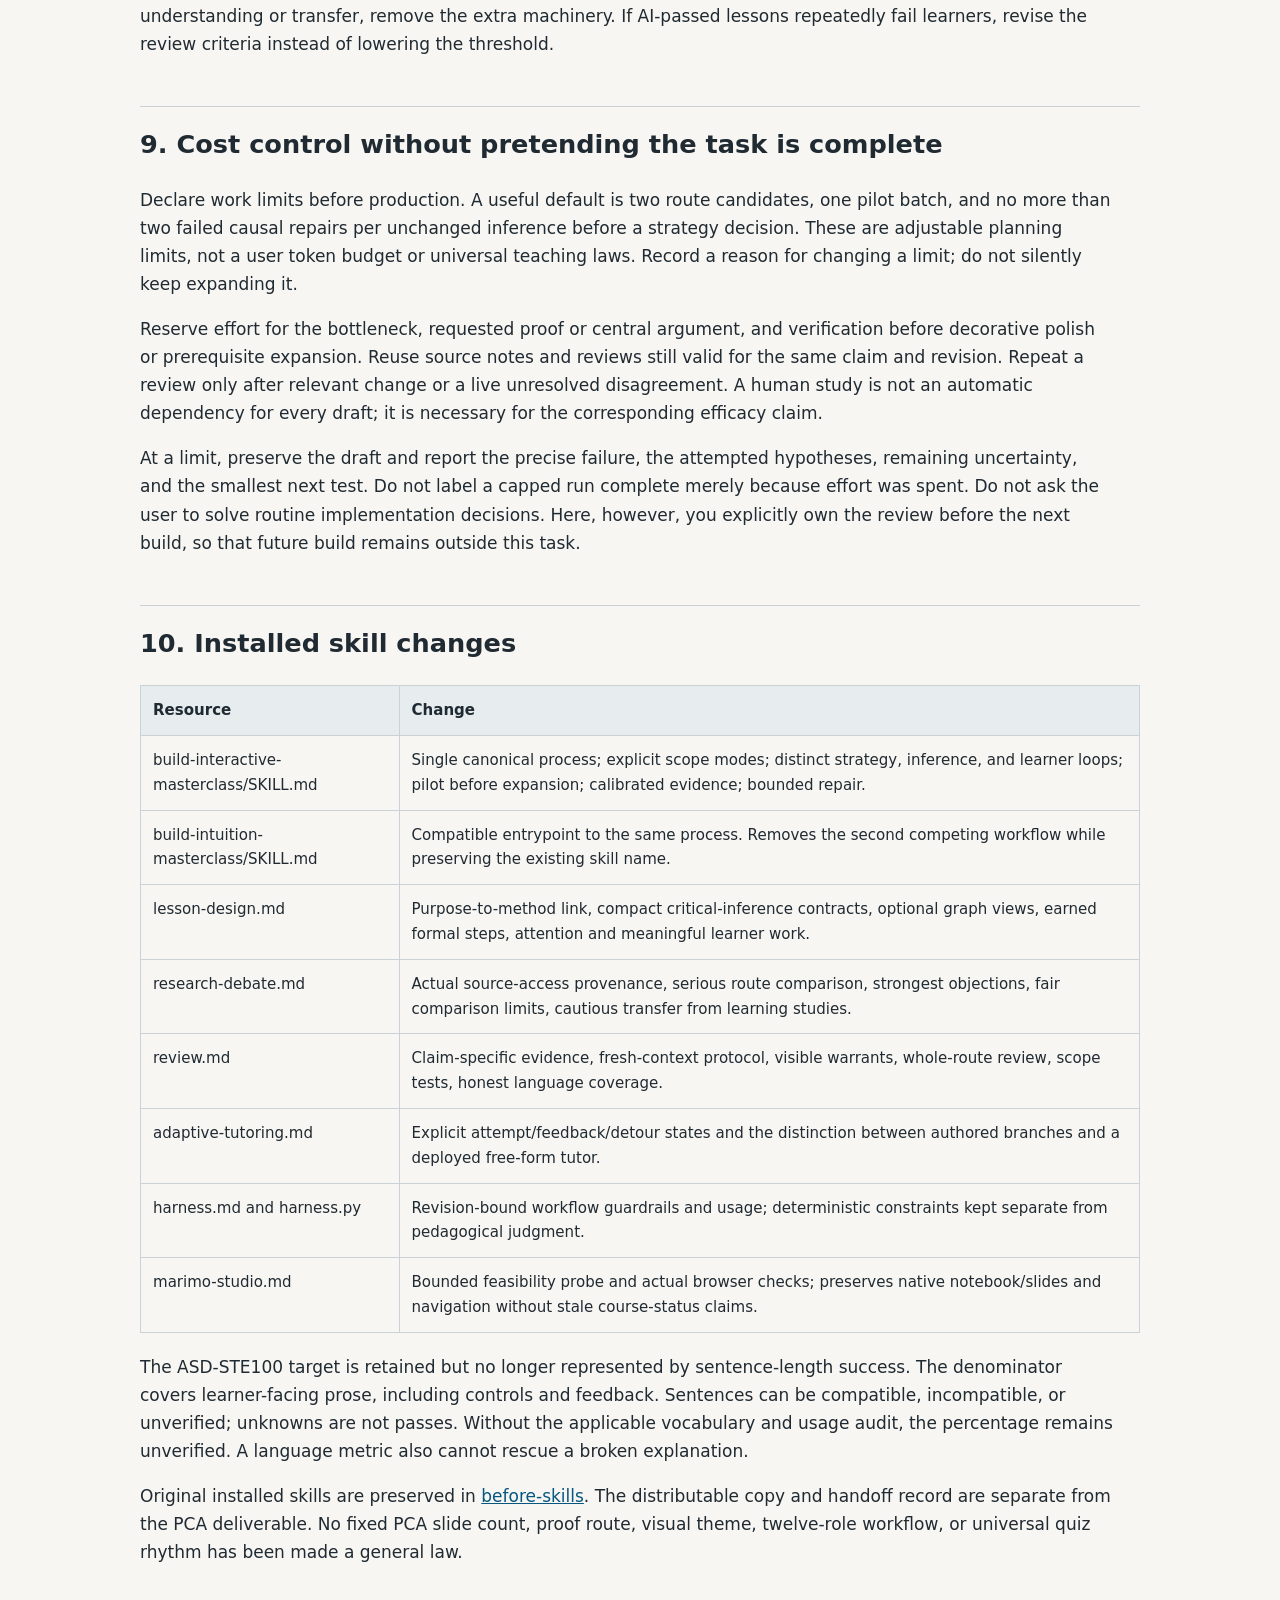
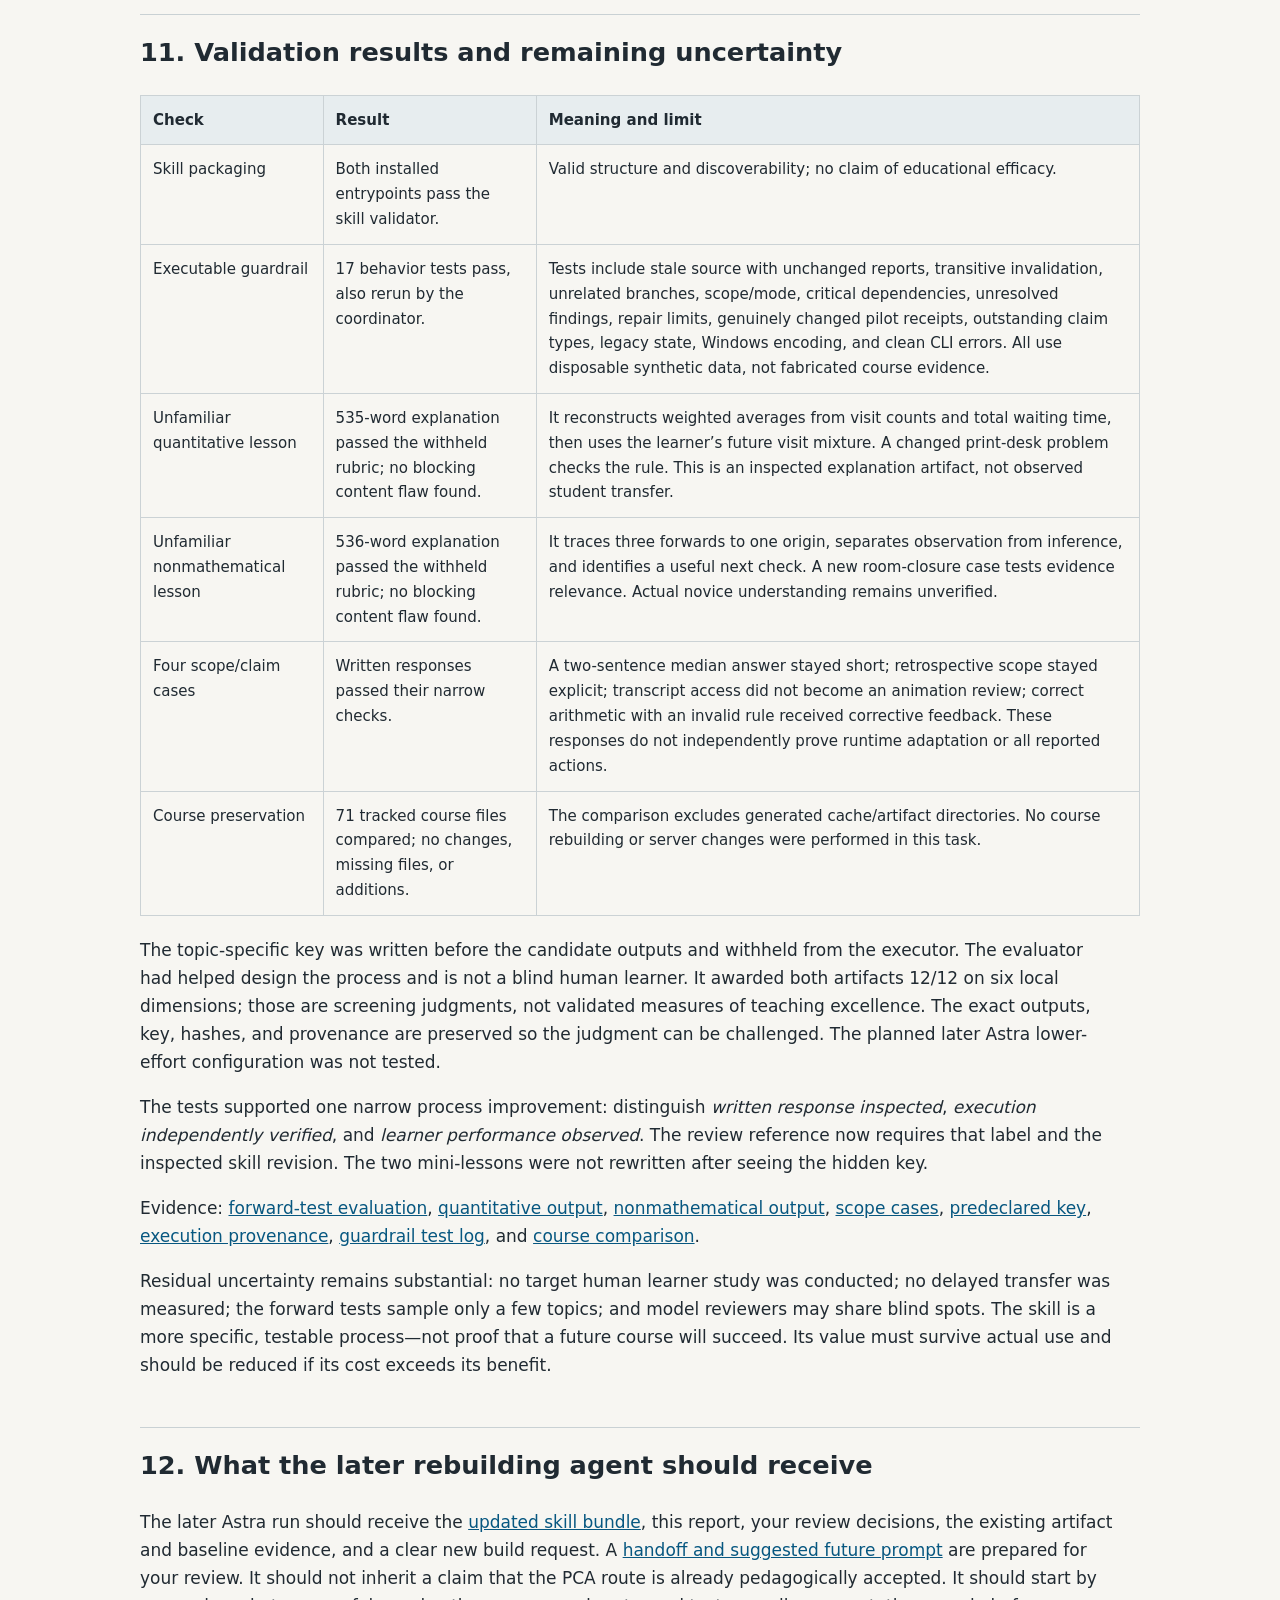
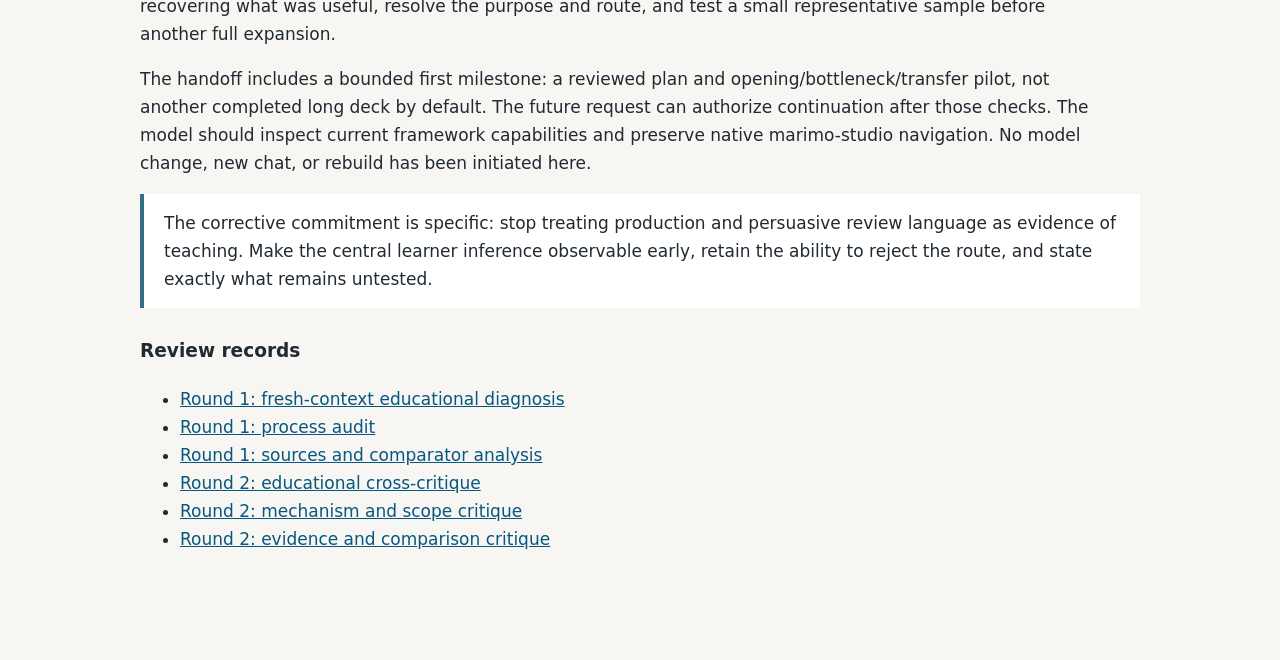
<file: outputs/tutor-retrospective-v3/PREVIOUS-REPORT.html>
<!doctype html>
<html lang="en"><head><meta charset="utf-8"><meta name="viewport" content="width=device-width,initial-scale=1"><title>Tutoring retrospective and revised execution process</title>
<style>body{margin:0;background:#f7f6f2;color:#202a32;font:17px/1.65 system-ui,sans-serif}main{max-width:1000px;margin:auto;padding:42px 28px 90px}h1{font-size:2.25rem;line-height:1.15;max-width:850px}h2{margin-top:3rem;padding-top:1rem;border-top:1px solid #c9d1d4;font-size:1.6rem}h3{font-size:1.16rem;margin-top:1.7rem}a{color:#075780}p,li{max-width:90ch}table{border-collapse:collapse;width:100%;font-size:.94rem;margin:20px 0}th,td{border:1px solid #cbd2d5;padding:12px;vertical-align:top;text-align:left}th{background:#e7edef}code,pre{font-family:Consolas,monospace}pre{white-space:pre-wrap;background:#e9eef0;padding:20px;font-size:.91rem}.lead{font-size:1.2rem}.note{background:#fff;border-left:4px solid #336e87;padding:15px 20px}.meta{color:#56646e;font-size:.9rem}nav{display:flex;flex-wrap:wrap;gap:8px 18px;margin:25px 0}summary{cursor:pointer;font-weight:650}details{padding:14px 0}caption{text-align:left;font-weight:650;margin:10px 0}@media(max-width:700px){main{padding:24px 16px}table{font-size:.82rem}th,td{padding:7px}h1{font-size:1.8rem}}@media print{body{background:white}main{max-width:none;padding:0}nav{display:none}h2{break-before:auto}tr{break-inside:avoid}a{color:inherit}}</style></head>
<body><main>
<p class="meta">6 October 2026 · Retrospective and skill revision · Course rebuilding excluded</p>
<h1>Why the tutorial work failed, and what must change before another build</h1>
<p class="lead"><strong>I repeatedly optimized the artifact instead of the learner’s reasoning.</strong> I translated your corrections into more slides, more mathematics, more controls, and more visual work without first proving that a small, coherent teaching route earned its central ideas. I then used evidence of implementation progress to support broader teaching claims. That was my failure of judgment and execution.</p>
<p>You should not have needed to restate purpose, intuition, progression, depth, and meaningful interaction so often. Those requirements are compatible. The missing discipline was to test their combination before multiplying the design.</p>
<div class="note"><strong>This report does not certify that all flaws are found or that the skills now beat expert educators.</strong> It identifies supported root causes, records challenges to the proposed remedy, and defines tests that can fail it. The installed skills are updated. The existing PCA course is not being rebuilt in this task. Your review remains the prerequisite for that later work.</div>
<nav aria-label="Report sections"><a href="#evidence">Evidence</a><a href="#causes">Root causes</a><a href="#comparators">Expert comparisons</a><a href="#goal">Goal and claims</a><a href="#loops">Three loops</a><a href="#graphs">Graph engineering</a><a href="#execution">Execution</a><a href="#review">Review integrity</a><a href="#cost">Cost control</a><a href="#changes">Skill changes</a><a href="#validation">Validation</a><a href="#handoff">Handoff</a></nav>

<h2 id="evidence">1. What was examined, and how independent was the review?</h2>
<p>The evidence includes your corrections, the current course content and scene source, representative original and repaired screenshots, earlier teaching assessments, runtime/browser records, both installed masterclass skills and their references, the old recorder and its tests, and the previous skill-validation record. The course has useful numerical and runtime checks. Those do not establish how a new learner reasons after using it.</p>
<table><caption>Three bounded review rounds</caption><tr><th>Round</th><th>Work actually performed</th><th>Independence and limit</th></tr>
<tr><td>1. Diagnosis</td><td>A fresh-context educator-role agent examined raw course material. Two other agents separately audited the process and compared teaching sources before reading one another’s diagnoses.</td><td>The fresh reviewer did not receive the author’s preferred diagnosis or prior reviews. The other two had authored earlier repairs and are explicitly author-informed. None is a credentialed human educator or observed student.</td></tr>
<tr><td>2. Cross-critique</td><td>All three read the proposed replacement process and one another’s findings. They challenged excess machinery, inappropriate universal rules, and unsupported evidence claims.</td><td>This round is deliberately informed, not blind. Agreements are supported arguments, not three independent replications.</td></tr>
<tr><td>3. Forward tests</td><td>Two new mini-lesson prompts were set by a reviewer, with expected reasoning kept separate from the executing author. Scope cases and executable guardrail cases were also tested.</td><td>The executor knows the process and participated in earlier work. The problem-specific expectations were withheld. These are behavior tests and explanation audits, not novice learning experiments.</td></tr></table>
<p>The fresh review had important limits: it inspected source and selected images, not every live interaction, and did not conduct a learner study. The source comparison used two timestamped YouTube transcript exports and a creator’s illustrated article. It did not watch the full videos in this round. Claims about unseen animation timing would be unsupported.</p>
<p>The previous validation file explicitly recorded that independent forward testing had not been executed. The old harness tests passed basic ordering and file-freshness behavior. A generic short evidence file could satisfy every gate. No local run journal was found in the searched work/output locations; that is missing execution evidence, not proof that no research or debate ever occurred.</p>
<p><strong>Answer to your question about an “unbiased elite educator AI”:</strong> the earlier work did not establish that standard. This review reduces some anchoring by separating initial inspection and withholding expected test answers. It does not remove model bias, shared training, prior domain knowledge, or author influence. Calling a reviewer “elite” cannot supply credentials or independence.</p>

<h2 id="causes">2. The root causes</h2>
<table><tr><th>Failure</th><th>Evidence and learner consequence</th><th>Change that addresses it</th></tr>
<tr><td>Purpose was assumed</td><td>The repaired opening asks the learner to turn two coordinates into one before establishing why losing accurate detail helps with a meaningful task. Knowing what an operation does does not explain why to choose it.</td><td>Review the purpose-to-method link: task → useful outcome → criterion → operation. A story alone cannot justify an arbitrary criterion.</td></tr>
<tr><td>Local corrections displaced the whole goal</td><td>More mathematics became extra preparation; a slide minimum became expansion; interactivity became controls; rigor became additional algebraic steps. The resulting pieces did not reliably form one explanatory route.</td><td>Maintain the central learner question and test a cold walkthrough of the complete route after major local changes.</td></tr>
<tr><td>Operations replaced inference</td><td>Showing a product table or a formula exposes a calculation. It may still leave unexplained why that quantity answers the question or why the representation is useful.</td><td>Give each bottleneck a learner-visible warrant and a fresh task that distinguishes the intended rule from a plausible wrong one.</td></tr>
<tr><td>Interactions performed the thinking</td><td>“Add the product” and “largest-variance direction” can make correct results appear without the learner selecting a method or explaining a relation.</td><td>Separate what software supplies from what the learner supplies. Use worked examples when needed, then remove support for an appropriate task.</td></tr>
<tr><td>Expansion preceded a decisive sample</td><td>The course grew before the opening, hardest conceptual bridge, and transfer were jointly validated. Later visual repairs introduced attention costs, including controls below the fold.</td><td>Pilot those three obligations in the real medium, including their immediate context, before multiplying the pattern.</td></tr>
<tr><td>Review claims outran evidence</td><td>Numerical checks, rendered navigation, and formula checks were real. They did not demonstrate novice reasoning, intuition, or retention. Reviewers who contributed code were not independent final judges.</td><td>Separate claim levels, record reviewer relationship, and preserve unverified learning outcomes.</td></tr>
<tr><td>Rules were advisory, records weak</td><td>Many correct teaching safeguards already existed in the skills. The recorder accepted arbitrary self-attestations and did not bind every claim to the delivered content or unresolved finding.</td><td>Use typed, revision-bound receipts and dependency checks. Explicitly retain the boundary: a CLI cannot judge truth or prevent direct edits.</td></tr>
<tr><td>No effective stop on repeated failure</td><td>The same dissatisfaction led to further production. Scope and repair effort were not tied to a stable failed inference and a disconfirming test.</td><td>Bound attempts, preserve issue history, reopen the strategy after repeated failure, and stop expansion at a declared cap.</td></tr></table>

<h3>Concrete places where the route still asks too much of the learner</h3>
<p>The fresh reviewer identified the move from direction to cosine/sine, dot product, and matrix notation around slides 13–15. Arithmetic can be visible while the reason a weighted sum measures position on a tilted ruler remains hidden. “Projection” names the bridge; it does not cross it.</p>
<p>The route motivates reconstruction loss and soon asserts its equivalence with retained spread, while the supporting argument is deferred until slides 51–52. A learner can therefore optimize one quantity for many screens on trust after being motivated by another. The issue is not that every theorem must appear immediately. It is that the chosen objective needs sufficient justification when it begins to carry the explanation.</p>
<p>The stationarity material exposes several ideas together—tangent, gradient, directional derivative, and orders of change—before each is fully supported. The nonzero-null-vector to singular-matrix to zero-determinant transition and the later SVD step also deserve explicit prerequisite accounting. Additional screens help only if they resolve these actual inferences.</p>
<h3>What the diagnosis does not imply</h3>
<p>It does not imply that rigorous mathematics should be removed, or that a 20-year-old needs a childish explanation. It does not imply that all controls are useless, that the original version met the later depth requirement, or that every technical problem was imaginary. The first compact version appears to have had advantages in framing and screen economy worth preserving. The later version has useful stable examples, covariance contrasts, global-optimality distinctions, and limit cases. Neither fact proves a complete successful lesson.</p>
<p>A serious rival explanation is that the content could work with skilled live narration, while its self-paced presentation fails to manage attention and timing. Another is a mismatch between assumed readiness and this learner’s expectations. These possibilities should be tested; they do not excuse claiming self-contained teaching quality without evidence.</p>
<p>The token cost cannot be reconstructed exactly from the available records. The visible cost drivers were duplicated research/process text, late framework troubleshooting, broad rebuilds before a discriminating pilot, local repairs without strategic stopping, and reviews that reassured more than they falsified. I should not invent a billing total or attribute every cost to one cause.</p>

<h2 id="comparators">3. What strong explanations do differently</h2>
<table><tr><th>Source and inspected material</th><th>Observed teaching move</th><th>Transferable lesson, with limit</th></tr>
<tr><td><a href="https://www.youtube.com/watch?v=g-Hb26agBFg">Serrano: PCA</a>, transcript, selected passages</td><td>Camera placement creates a projection problem at 0:45–1:58. At 8:29–10:40, clouds with equal individual variances but different tilt expose what those variances cannot tell us. Covariance answers the missing question.</td><td>Make the new measure necessary. Do not merely define it. The camera analogy needs a clear distinction between viewing direction and retained axis; retained variance is not all useful information.</td></tr>
<tr><td><a href="https://www.youtube.com/watch?v=FgakZw6K1QQ">StatQuest: PCA step by step</a>, transcript</td><td>At 5:53–7:32, one point and a right triangle isolate why projected length and residual length trade off. At 9:55–12:23, a mixing recipe precedes the formal names.</td><td>Let an invariant justify the change of objective. Name an operation after the learner has a reason to recognize it. This source alone is not the entire requested covariance-to-global-proof curriculum.</td></tr>
<tr><td><a href="https://www.3blue1brown.com/lessons/bayes-theorem/">3Blue1Brown: Bayes’ theorem</a>, creator article</td><td>A prediction leads to concrete population counts, evidence-compatible counts, and then a formula. An area representation shows the restriction imposed by evidence. Equal likelihoods give a no-change case.</td><td>The representation carries the argument and can be reconstructed. Counts, flows, causal traces, or comparisons can do this in other subjects; geometry is not compulsory. Animation timing was not inspected here.</td></tr></table>
<p>The common strength is controlled progression: a question makes the next step useful; a representation exposes the needed relation; formal language compresses something already meaningful. My weaker work often put a plausible diagram beside a formula and delegated the connection to the learner.</p>
<p>Interactive software has a potential advantage: learners can make a prediction, change a meaningful condition, inspect a counterexample, receive specific feedback, and return to their own work. That advantage is conditional. Poor pacing, unnecessary choices, split attention, and controls that reveal the answer can erase it. An expert video may teach more effectively with fewer actions.</p>

<h3>What the learning research supports—and does not</h3>
<p><a href="https://doi.org/10.1037/0022-0663.84.4.444">Mayer and Anderson (1992)</a> studied multimedia explanations of mechanical systems. Their transfer results support testing alignment of explanation and depicted operation under the studied conditions. They do not establish that more animation always improves teaching or that an effect size transfers to this course.</p>
<p><a href="https://app.nova.edu/toolbox/instructionalproducts/edd8124/articles/2011-Alfieri_et_al.pdf">Alfieri and colleagues (2011)</a> synthesized discovery-learning studies. The distinction between unsupported discovery and guided activity matters. Our design implication is to use examples, explanations, hints, and scaffolding when the learner needs them, then fade support. “Super interactive” does not mean asking a novice to rediscover missing theory.</p>
<p>Your supplied guidance’s retrieval figures match <a href="https://learninglab.psych.purdue.edu/downloads/2006/2006_Roediger_Karpicke_PsychSci.pdf">Roediger and Karpicke (2006), Experiment 2</a>: repeated study yielded 83% recall after five minutes and 40% after one week; study plus repeated recall yielded 71% and 61%. These were separate delay groups learning prose, with different study and recall period durations. They are not universal forgetting rates, equal-time efficiency estimates, evidence of an AI advantage, or proof that a twelve-role workflow produces mathematical intuition. Retrieval can strengthen and test an acquired model; it cannot substitute for first explaining that model.</p>

<h2 id="goal">4. The goal and the evidence needed to claim it</h2>
<p>The generic goal is to help a specified learner acquire an appropriate usable structure: a mechanism, mathematical model, argument, decision rule, classification, or procedure. They should be able to use it beyond the demonstrated example. The route should feel motivated and coherent, while preserving the depth promised for the subject.</p>
<ol><li><strong>Purpose:</strong> explain what problem the idea solves and what learning it enables.</li><li><strong>Model:</strong> reconstruct the main relation and predict a meaningful change.</li><li><strong>Justification:</strong> explain why the method works, including requested derivation or evidence.</li><li><strong>Discrimination:</strong> identify when a plausible competing rule fails.</li><li><strong>Transfer:</strong> solve a changed problem without copying the example or receiving its answer.</li><li><strong>Retention:</strong> reconstruct and use the idea later, when that has actually been tested.</li></ol>
<p>These are configurable outcomes, not six mandatory quizzes on every slide. A short answer may serve only one. A masterclass needs a connected selection appropriate to its promise.</p>
<table><tr><th>Permissible claim</th><th>What it does not imply</th></tr><tr><td>Software works in tested conditions</td><td>Explanation is adequate</td></tr><tr><td>Explanation survived an artifact review</td><td>A novice learned it</td></tr><tr><td>An AI completed learner tasks with cited warrants</td><td>A human acquired the model from the lesson</td></tr><tr><td>Observed humans improved on specified tasks</td><td>General transfer or retention</td></tr><tr><td>Matched comparison favored this lesson</td><td>Universal superiority to expert teaching</td></tr><tr><td>Delayed transfer was observed</td><td>Permanent mastery in every setting</td></tr></table>
<p>“Beat the best YouTube tutorial” must therefore be tested against a bounded comparator: same learner preparation, goal, depth, time, and assessment. Include navigation overhead and allow video replay. Separate preference from performance. A short pilot can reveal a failure; it cannot prove broad superiority. Same-topic sequential viewing has carryover even when order is counterbalanced. Appropriate human comparison may require separate groups or carefully matched tasks and blind scoring.</p>

<h2 id="loops">5. The outer loop, inner loop, and student loop</h2>
<h3>Outer loop: select and revise the teaching strategy</h3>
<pre>Purpose + readiness + promised capability
    → inspect contrasting explanations and subject evidence
    → two serious candidate routes
    → strongest objection and a test that could resolve it
    → pilot opening + bottleneck + unfamiliar application
    → compare with the stated goal and relevant expert segment
    → keep provisionally / revise / abandon the route
    → expand only at the evidence level actually earned</pre>
<p>The unit of change here is the route, example, representation, or objective. If the learner still cannot see why the method solves the problem, adding more screens is not the default next action. A route can be provisionally chosen after a strong explanation review without pretending human efficacy is established. An explicit user review requirement remains a separate stop.</p>
<h3>Inner loop: earn and verify one difficult inference</h3>
<pre>Identify the learner question and likely wrong rule
    → choose a discriminating case or worked explanation
    → show the relevant operation and invariant
    → map it to the new representation or formal step
    → ask for a new prediction, explanation, or application
    → inspect the answer AND its visible warrant
    → one causal repair
    → recheck the affected obligation</pre>
<p>The unit of change is a specific bridge. A repair hypothesis states what was missing and what observation should improve. A failed bridge can be repaired by a better example, direct explanation, contrast, notation mapping, scaffold, or sequencing change. It need not require another feature. After two unsuccessful causal repairs to the same inference, the default is to reopen strategy rather than repeat the pattern. This is an effort guardrail, not a scientific law of learning; unrelated rendering repairs have different issue records.</p>
<h3>Student runtime loop: respond to the learner in front of the tutor</h3>
<pre>Observe readiness or label an assumption
    → explain/model as needed
    → learner attempt
    → interpret reasoning with uncertainty
    → specific feedback or bounded detour
    → less-assisted retry
    → unfamiliar application
    → later retrieval / transfer when in scope</pre>
<p>This loop needs application support if it is to run live. It preserves the current problem, question, visual state, attempt, assistance, pending action, and return point. A correct answer with a wrong reason follows a different path from demonstrated understanding. An ambiguous answer is not automatically wrong. A stuck learner receives a smaller task or worked step rather than endless Socratic questioning. A skipped check permits navigation without awarding mastery.</p>
<p>An authored slide course can implement limited branches. A general tutor that interprets free-form student feedback requires additional model and state integration. The revised skill describes that distinction; it does not claim to have built that separate application.</p>

<h2 id="graphs">6. Graph engineering for each topic and problem</h2>
<p>The second review round rejected three compulsory, fully populated graph documents. That would risk another expensive process artifact. The adopted design is <strong>one compact teaching record with distinct views when needed</strong>.</p>
<table><tr><th>View</th><th>Nodes and edges</th><th>Failure it exposes</th></tr><tr><td>Learning inference</td><td>Purpose, entering model, needed relation, representation, justification, application, limit, transfer. Edges can mean requires, motivates, represents, justifies, contrasts, or transfers.</td><td>An unexplained leap, a prerequisite with no use, a formal objective disconnected from the opening.</td></tr><tr><td>Per-problem state</td><td>Attempt, help, wrong rule, ambiguity, feedback, retry, detour, return. Transitions can loop deliberately.</td><td>Wrong feedback, lost state, repeated interrogation, false mastery.</td></tr><tr><td>Artifact and evidence dependencies</td><td>Contract, content, components, environment manifest, reviews, receipts. Dependency edges identify which claims must be rechecked after change.</td><td>A fresh-looking report attached to stale content, or needless re-review of unrelated work.</td></tr></table>
<p>Only prerequisite and production-dependency edges need an acyclic interpretation. Learning revisits and retry transitions can cycle. An apparent conceptual cycle is resolved with an entry example or provisional model, explicitly marking what will be justified later. The learner sees a simple route of useful questions, not an internal governance diagram.</p>
<h3>A generic worked planning example: binary search</h3>
<pre>Need: find a catalog entry without inspecting every item
 → naive shortcut: compare the middle and discard half
 → contrast: sorted catalog versus scrambled catalog
 → bridge: ordering makes one comparison rule out an interval
 → representation: the interval that can still contain the target
 → justification: every discard preserves all possible locations
 → fresh case: the target is absent; explain when search stops</pre>
<p>The required entry knowledge is comparing ordered labels. If the learner reads the interval backward, a worked interval can supply that prerequisite and return them to the same task. A lucky correct location with an invalid discard reason does not meet the exit condition. Changing the catalog representation reopens the bridge and transfer checks; changing an unrelated footer need not reopen source research.</p>
<h3>The smallest useful bottleneck record</h3>
<p>For a few critical transitions, record: the need and entering model; target capability; explanatory witness; mapping and validity conditions; learner work versus supplied work; likely wrong rule; and exit task with feedback and next use. Use a concise paragraph or table row. Requiring eleven fields for every sentence would encourage generic filler and review fatigue.</p>
<p>For mathematical derivations, track definition versus identity versus theorem, assumptions, units, and necessary versus sufficient conditions. For other subjects, track causal alternatives, interpretation, warrants, and limits. The generic discipline is to earn an inference, not to force every topic into PCA-like geometry or calculus.</p>

<h2 id="execution">7. End-to-end preparation and execution</h2>
<table><tr><th>Stage</th><th>Concrete result</th><th>Decision to continue</th></tr><tr><td>Scope and recovery</td><td>Requested mode, learner purpose, useful existing work, constraints, prior corrections, unknown readiness, honest cost allocation.</td><td>Work stays inside the request. Retrospective-only cannot become a course rebuild.</td></tr><tr><td>Evidence and alternatives</td><td>Short source ledger, two serious routes, strongest objections, subject facts checked.</td><td>Sources resolve a real uncertainty; inaccessible material is labeled.</td></tr><tr><td>Inference route</td><td>Core question, bottlenecks, prerequisites at use, formal obligations, transfer, simple learner map.</td><td>The main mechanism and promised depth have protected space.</td></tr><tr><td>Medium probe</td><td>One meaningful interaction and the critical navigation path in the chosen framework.</td><td>Feasibility established before mass authoring. Technical failure is localized.</td></tr><tr><td>Representative pilot</td><td>Opening, hardest bridge with its context, unfamiliar application.</td><td>Specific objections are resolved or documented; whole-route fit is checked.</td></tr><tr><td>Construction</td><td>Expand the supported pattern, with stable examples and purposeful variation.</td><td>New failure returns to its cause; slide count does not override coherence.</td></tr><tr><td>Separate reviews</td><td>Correctness, explanation, real controls, visual attention, language, runtime, transfer tasks.</td><td>No critical unresolved defect for the claimed artifact status.</td></tr><tr><td>Delivery</td><td>Artifact, source, launch and return path, current evidence, strongest limitation, next meaningful test.</td><td>Claims match evidence; required user review is respected.</td></tr></table>
<p>For native marimo-studio, the early probe must establish notebook computation, projected slide behavior, actual next/back controls, readable content at the host size, and a working return to the editable notebook. The adapter records known failure patterns such as nested Reveal sections and sandbox navigation, while requiring verification against the installed framework. It does not encode one observed version as a permanent rule.</p>
<p>Visual quality is judged by what the figure lets the learner see and reason about. Stable objects, precise labels, meaningful transitions, coupled symbolic and visual changes, and controlled attention matter more than decoration. A complete proof squeezed below the fold is not fixed by calling the page interactive. Plain language should make the operation easier to follow without removing conditions that make it true.</p>

<h2 id="review">8. What the revised harness enforces—and what it cannot</h2>
<p>The original script was an evidence journal. It checked that files existed, hashes matched, and earlier linear gates had passes. The revised guardrail checks a compact contract, named obligations, typed receipts, registered artifact revisions, dependencies, findings, and attempt history. It is not an autonomous tutor, a proof of truthful execution, or a security boundary around agent tools.</p>
<p>A receipt identifies the reviewed obligation, claim/review type, scenario, observed result, limitations, reviewer relationship, and evidence files. The recorded revision includes declared inputs and dependency state. A critical unresolved finding prevents affected acceptance. A changed declared input invalidates dependent receipts while unrelated branches remain usable. Unregistered inputs remain outside the freshness guarantee; the coordinator must maintain a complete relevant manifest.</p>
<p>Two failed repairs of the same teaching issue require a new strategy hypothesis and a new pilot before the workflow can continue as if the problem were solved. Simply renaming the finding is not a valid reset. Legacy records remain distinguishable and are not silently promoted into stronger claims. Missing human evidence remains unverified; a truthful reviewed candidate can still be delivered without pretending a learner study occurred.</p>
<p><strong>The boundary is explicit:</strong> the script can reject malformed or disallowed recorded transitions. It cannot prevent someone from directly editing a file, verify that a report is truthful, prove a reviewer is independent, judge the adequacy of an explanation, or establish learning. The coordinator must use it honestly. The strongest remaining systemic risk is persuasive self-attestation by correlated author and reviewer models.</p>
<h3>How to challenge the process itself</h3>
<p>Compare this process with a compact baseline that requires only purpose, a worked example, a misconception, and transfer. Match topic, preparation, authoring allowance, and learner time. Have unfamiliar target learners explain and solve a structurally new problem. If the expanded process adds cost without improving bottleneck understanding or transfer, remove the extra machinery. If AI-passed lessons repeatedly fail learners, revise the review criteria instead of lowering the threshold.</p>

<h2 id="cost">9. Cost control without pretending the task is complete</h2>
<p>Declare work limits before production. A useful default is two route candidates, one pilot batch, and no more than two failed causal repairs per unchanged inference before a strategy decision. These are adjustable planning limits, not a user token budget or universal teaching laws. Record a reason for changing a limit; do not silently keep expanding it.</p>
<p>Reserve effort for the bottleneck, requested proof or central argument, and verification before decorative polish or prerequisite expansion. Reuse source notes and reviews still valid for the same claim and revision. Repeat a review only after relevant change or a live unresolved disagreement. A human study is not an automatic dependency for every draft; it is necessary for the corresponding efficacy claim.</p>
<p>At a limit, preserve the draft and report the precise failure, the attempted hypotheses, remaining uncertainty, and the smallest next test. Do not label a capped run complete merely because effort was spent. Do not ask the user to solve routine implementation decisions. Here, however, you explicitly own the review before the next build, so that future build remains outside this task.</p>

<h2 id="changes">10. Installed skill changes</h2>
<table><tr><th>Resource</th><th>Change</th></tr><tr><td>build-interactive-masterclass/SKILL.md</td><td>Single canonical process; explicit scope modes; distinct strategy, inference, and learner loops; pilot before expansion; calibrated evidence; bounded repair.</td></tr><tr><td>build-intuition-masterclass/SKILL.md</td><td>Compatible entrypoint to the same process. Removes the second competing workflow while preserving the existing skill name.</td></tr><tr><td>lesson-design.md</td><td>Purpose-to-method link, compact critical-inference contracts, optional graph views, earned formal steps, attention and meaningful learner work.</td></tr><tr><td>research-debate.md</td><td>Actual source-access provenance, serious route comparison, strongest objections, fair comparison limits, cautious transfer from learning studies.</td></tr><tr><td>review.md</td><td>Claim-specific evidence, fresh-context protocol, visible warrants, whole-route review, scope tests, honest language coverage.</td></tr><tr><td>adaptive-tutoring.md</td><td>Explicit attempt/feedback/detour states and the distinction between authored branches and a deployed free-form tutor.</td></tr><tr><td>harness.md and harness.py</td><td>Revision-bound workflow guardrails and usage; deterministic constraints kept separate from pedagogical judgment.</td></tr><tr><td>marimo-studio.md</td><td>Bounded feasibility probe and actual browser checks; preserves native notebook/slides and navigation without stale course-status claims.</td></tr></table>
<p>The ASD-STE100 target is retained but no longer represented by sentence-length success. The denominator covers learner-facing prose, including controls and feedback. Sentences can be compatible, incompatible, or unverified; unknowns are not passes. Without the applicable vocabulary and usage audit, the percentage remains unverified. A language metric also cannot rescue a broken explanation.</p>
<p>Original installed skills are preserved in <a href="before-skills/">before-skills</a>. The distributable copy and handoff record are separate from the PCA deliverable. No fixed PCA slide count, proof route, visual theme, twelve-role workflow, or universal quiz rhythm has been made a general law.</p>

<h2 id="validation">11. Validation results and remaining uncertainty</h2>
<!-- VALIDATION_RESULTS -->
<table><tr><th>Check</th><th>Result</th><th>Meaning and limit</th></tr>
<tr><td>Skill packaging</td><td>Both installed entrypoints pass the skill validator.</td><td>Valid structure and discoverability; no claim of educational efficacy.</td></tr>
<tr><td>Executable guardrail</td><td>17 behavior tests pass, also rerun by the coordinator.</td><td>Tests include stale source with unchanged reports, transitive invalidation, unrelated branches, scope/mode, critical dependencies, unresolved findings, repair limits, genuinely changed pilot receipts, outstanding claim types, legacy state, Windows encoding, and clean CLI errors. All use disposable synthetic data, not fabricated course evidence.</td></tr>
<tr><td>Unfamiliar quantitative lesson</td><td>535-word explanation passed the withheld rubric; no blocking content flaw found.</td><td>It reconstructs weighted averages from visit counts and total waiting time, then uses the learner’s future visit mixture. A changed print-desk problem checks the rule. This is an inspected explanation artifact, not observed student transfer.</td></tr>
<tr><td>Unfamiliar nonmathematical lesson</td><td>536-word explanation passed the withheld rubric; no blocking content flaw found.</td><td>It traces three forwards to one origin, separates observation from inference, and identifies a useful next check. A new room-closure case tests evidence relevance. Actual novice understanding remains unverified.</td></tr>
<tr><td>Four scope/claim cases</td><td>Written responses passed their narrow checks.</td><td>A two-sentence median answer stayed short; retrospective scope stayed explicit; transcript access did not become an animation review; correct arithmetic with an invalid rule received corrective feedback. These responses do not independently prove runtime adaptation or all reported actions.</td></tr>
<tr><td>Course preservation</td><td>71 tracked course files compared; no changes, missing files, or additions.</td><td>The comparison excludes generated cache/artifact directories. No course rebuilding or server changes were performed in this task.</td></tr></table>
<p>The topic-specific key was written before the candidate outputs and withheld from the executor. The evaluator had helped design the process and is not a blind human learner. It awarded both artifacts 12/12 on six local dimensions; those are screening judgments, not validated measures of teaching excellence. The exact outputs, key, hashes, and provenance are preserved so the judgment can be challenged. The planned later Astra lower-effort configuration was not tested.</p>
<p>The tests supported one narrow process improvement: distinguish <em>written response inspected</em>, <em>execution independently verified</em>, and <em>learner performance observed</em>. The review reference now requires that label and the inspected skill revision. The two mini-lessons were not rewritten after seeing the hidden key.</p>
<p>Evidence: <a href="evidence/round3-evaluation.md">forward-test evaluation</a>, <a href="evidence/forward-quantitative.txt">quantitative output</a>, <a href="evidence/forward-nonmathematical.txt">nonmathematical output</a>, <a href="evidence/forward-scope-cases.txt">scope cases</a>, <a href="evidence/holdout-key.md">predeclared key</a>, <a href="evidence/forward-provenance.json">execution provenance</a>, <a href="evidence/harness-v2-test-results.txt">guardrail test log</a>, and <a href="evidence/course-scope-check.json">course comparison</a>.</p>
<!-- END_VALIDATION_RESULTS -->
<p>Residual uncertainty remains substantial: no target human learner study was conducted; no delayed transfer was measured; the forward tests sample only a few topics; and model reviewers may share blind spots. The skill is a more specific, testable process—not proof that a future course will succeed. Its value must survive actual use and should be reduced if its cost exceeds its benefit.</p>

<h2 id="handoff">12. What the later rebuilding agent should receive</h2>
<p>The later Astra run should receive the <a href="updated-skills.zip">updated skill bundle</a>, this report, your review decisions, the existing artifact and baseline evidence, and a clear new build request. A <a href="HANDOFF.txt">handoff and suggested future prompt</a> are prepared for your review. It should not inherit a claim that the PCA route is already pedagogically accepted. It should start by recovering what was useful, resolve the purpose and route, and test a small representative sample before another full expansion.</p>
<p>The handoff includes a bounded first milestone: a reviewed plan and opening/bottleneck/transfer pilot, not another completed long deck by default. The future request can authorize continuation after those checks. The model should inspect current framework capabilities and preserve native marimo-studio navigation. No model change, new chat, or rebuild has been initiated here.</p>
<div class="note">The corrective commitment is specific: stop treating production and persuasive review language as evidence of teaching. Make the central learner inference observable early, retain the ability to reject the route, and state exactly what remains untested.</div>
<h3>Review records</h3><ul><li><a href="evidence/round1-educator.md">Round 1: fresh-context educational diagnosis</a></li><li><a href="evidence/round1-process.md">Round 1: process audit</a></li><li><a href="evidence/round1-comparators.md">Round 1: sources and comparator analysis</a></li><li><a href="evidence/round2-educator.md">Round 2: educational cross-critique</a></li><li><a href="evidence/round2-process.md">Round 2: mechanism and scope critique</a></li><li><a href="evidence/round2-comparators.md">Round 2: evidence and comparison critique</a></li></ul>
</main></body></html>
</file>
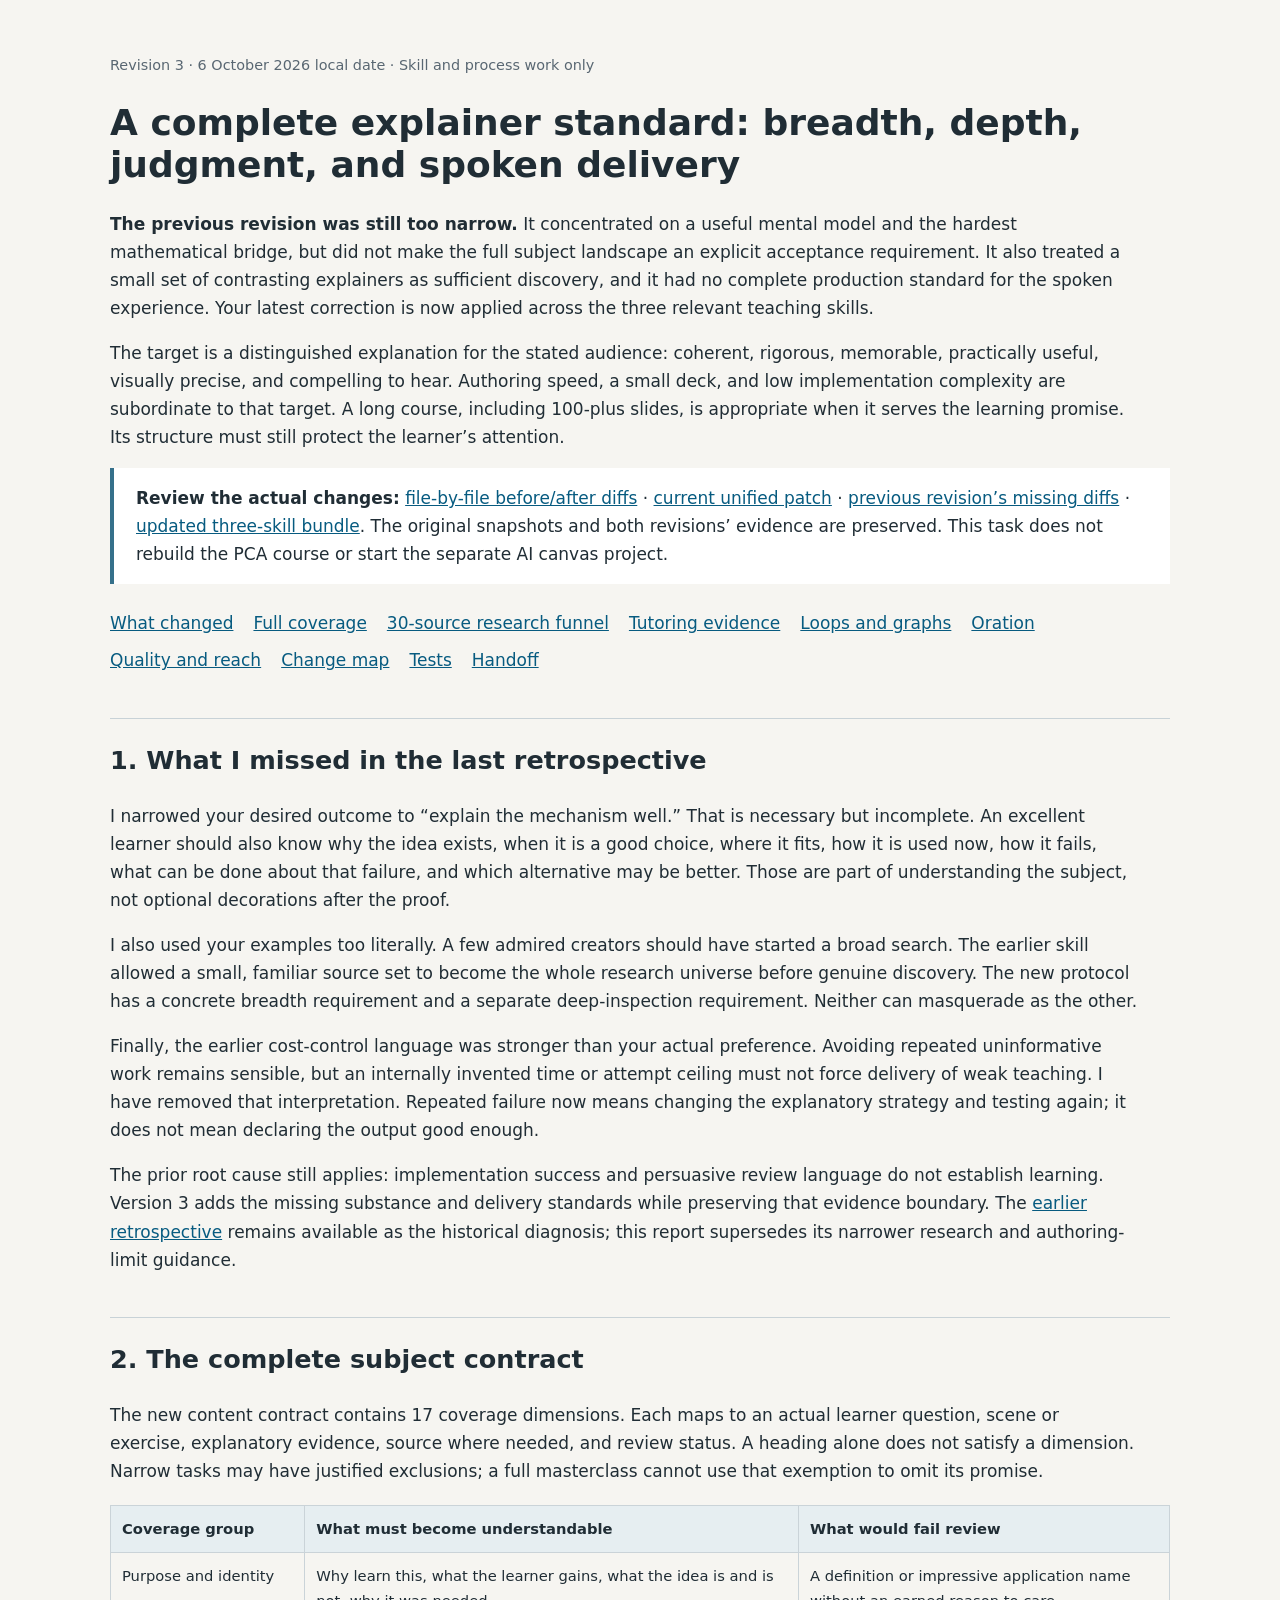
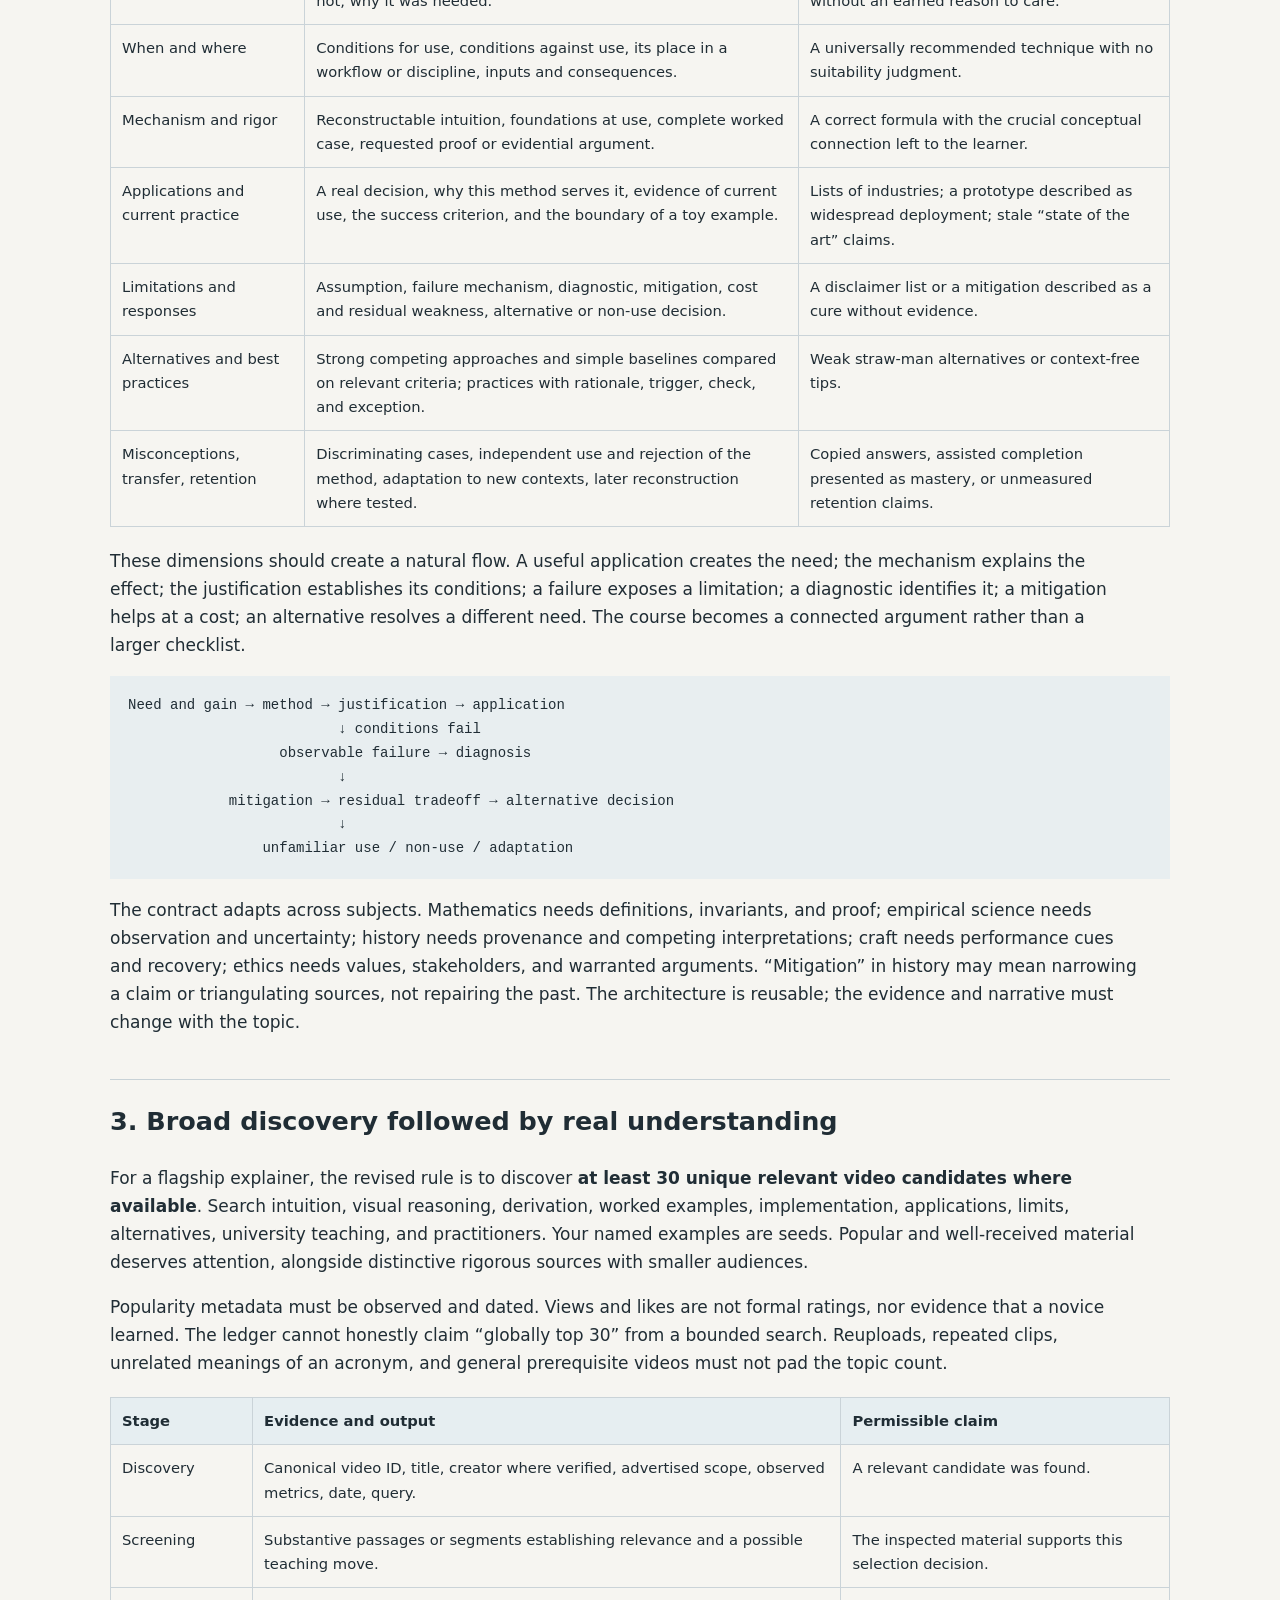
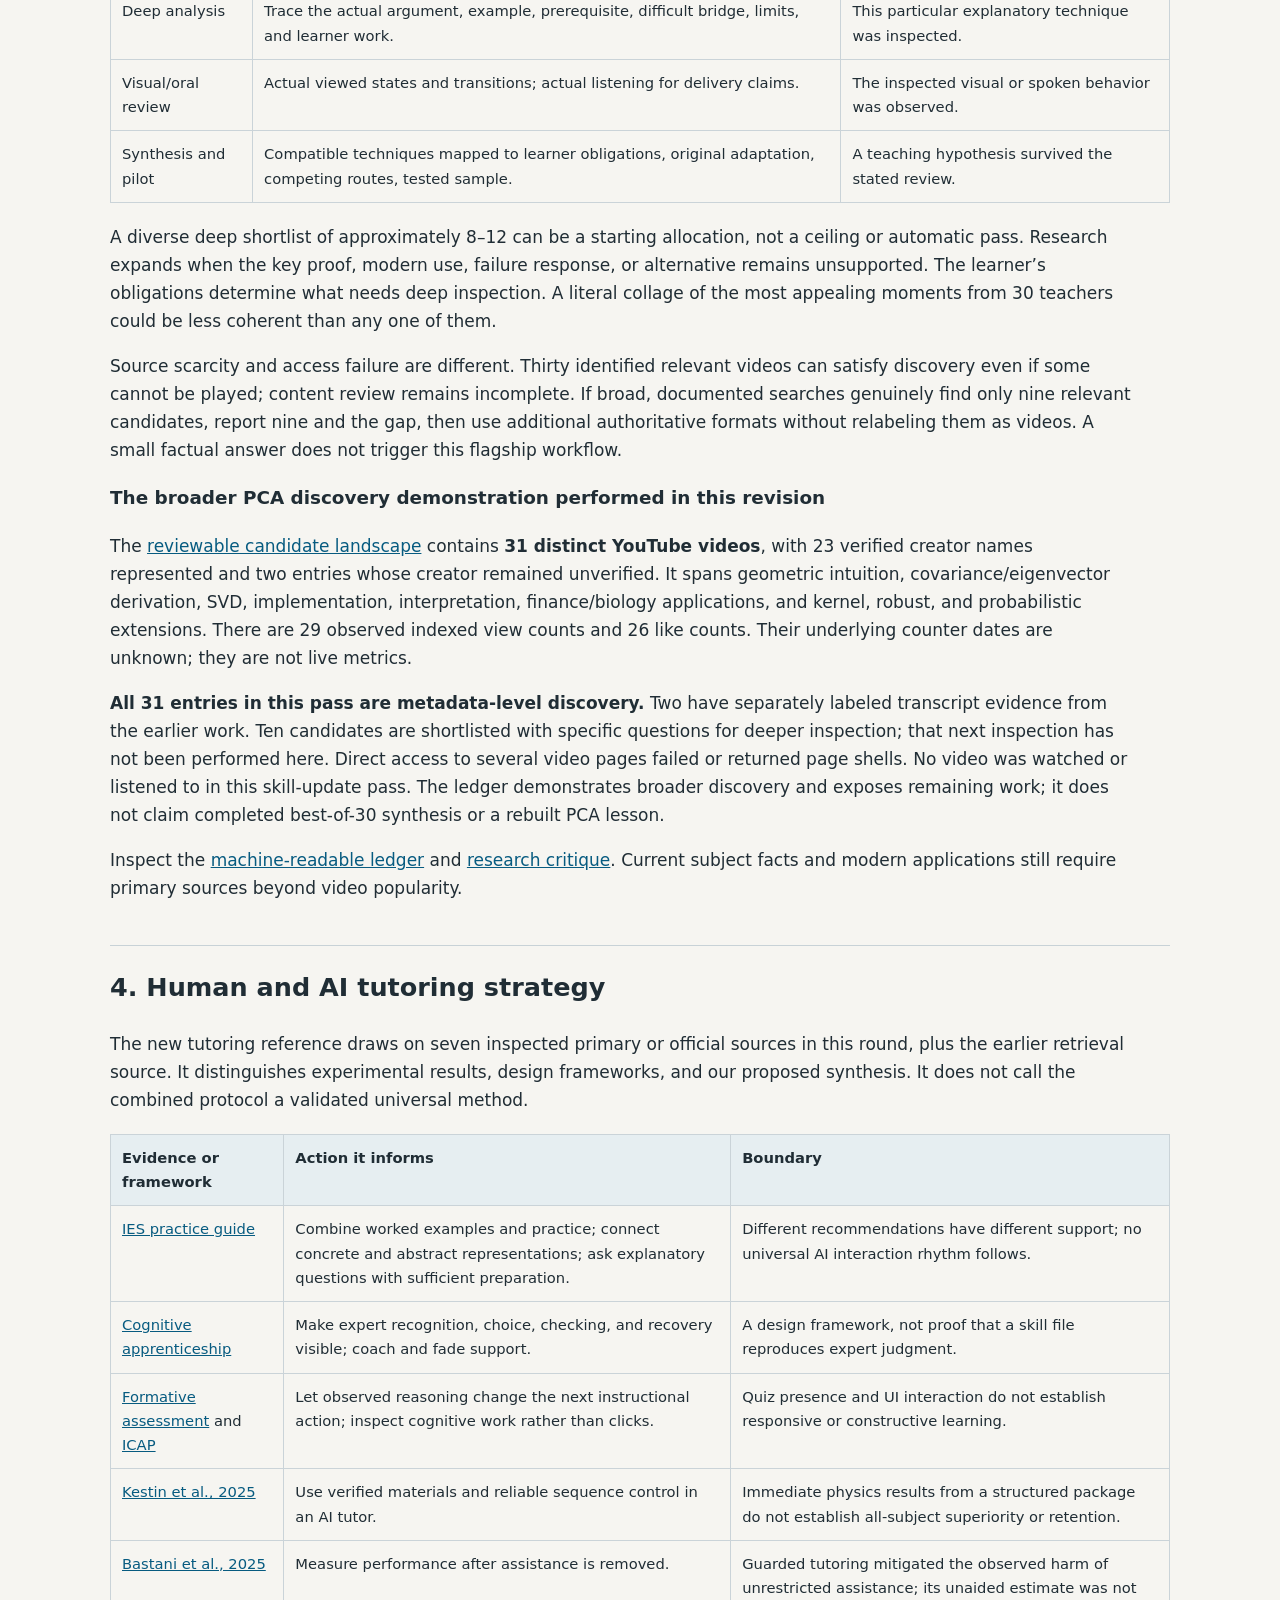
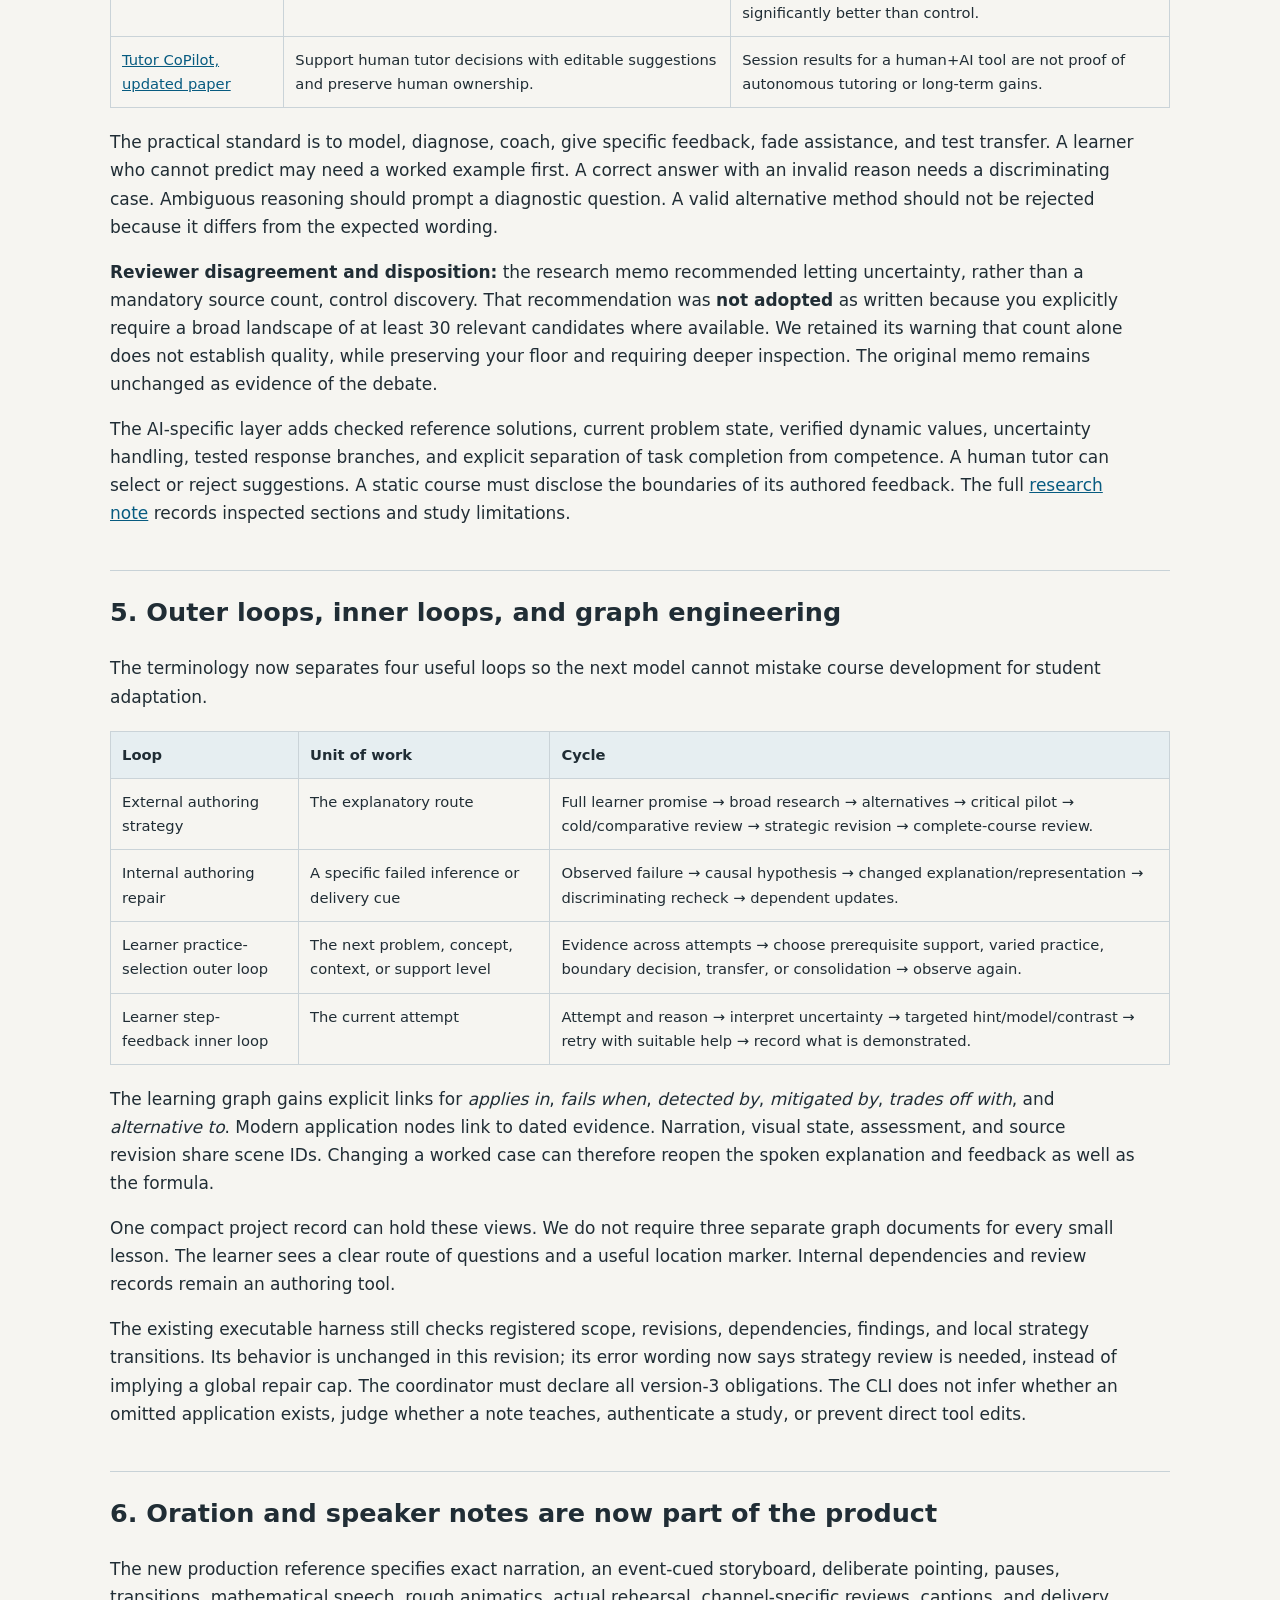
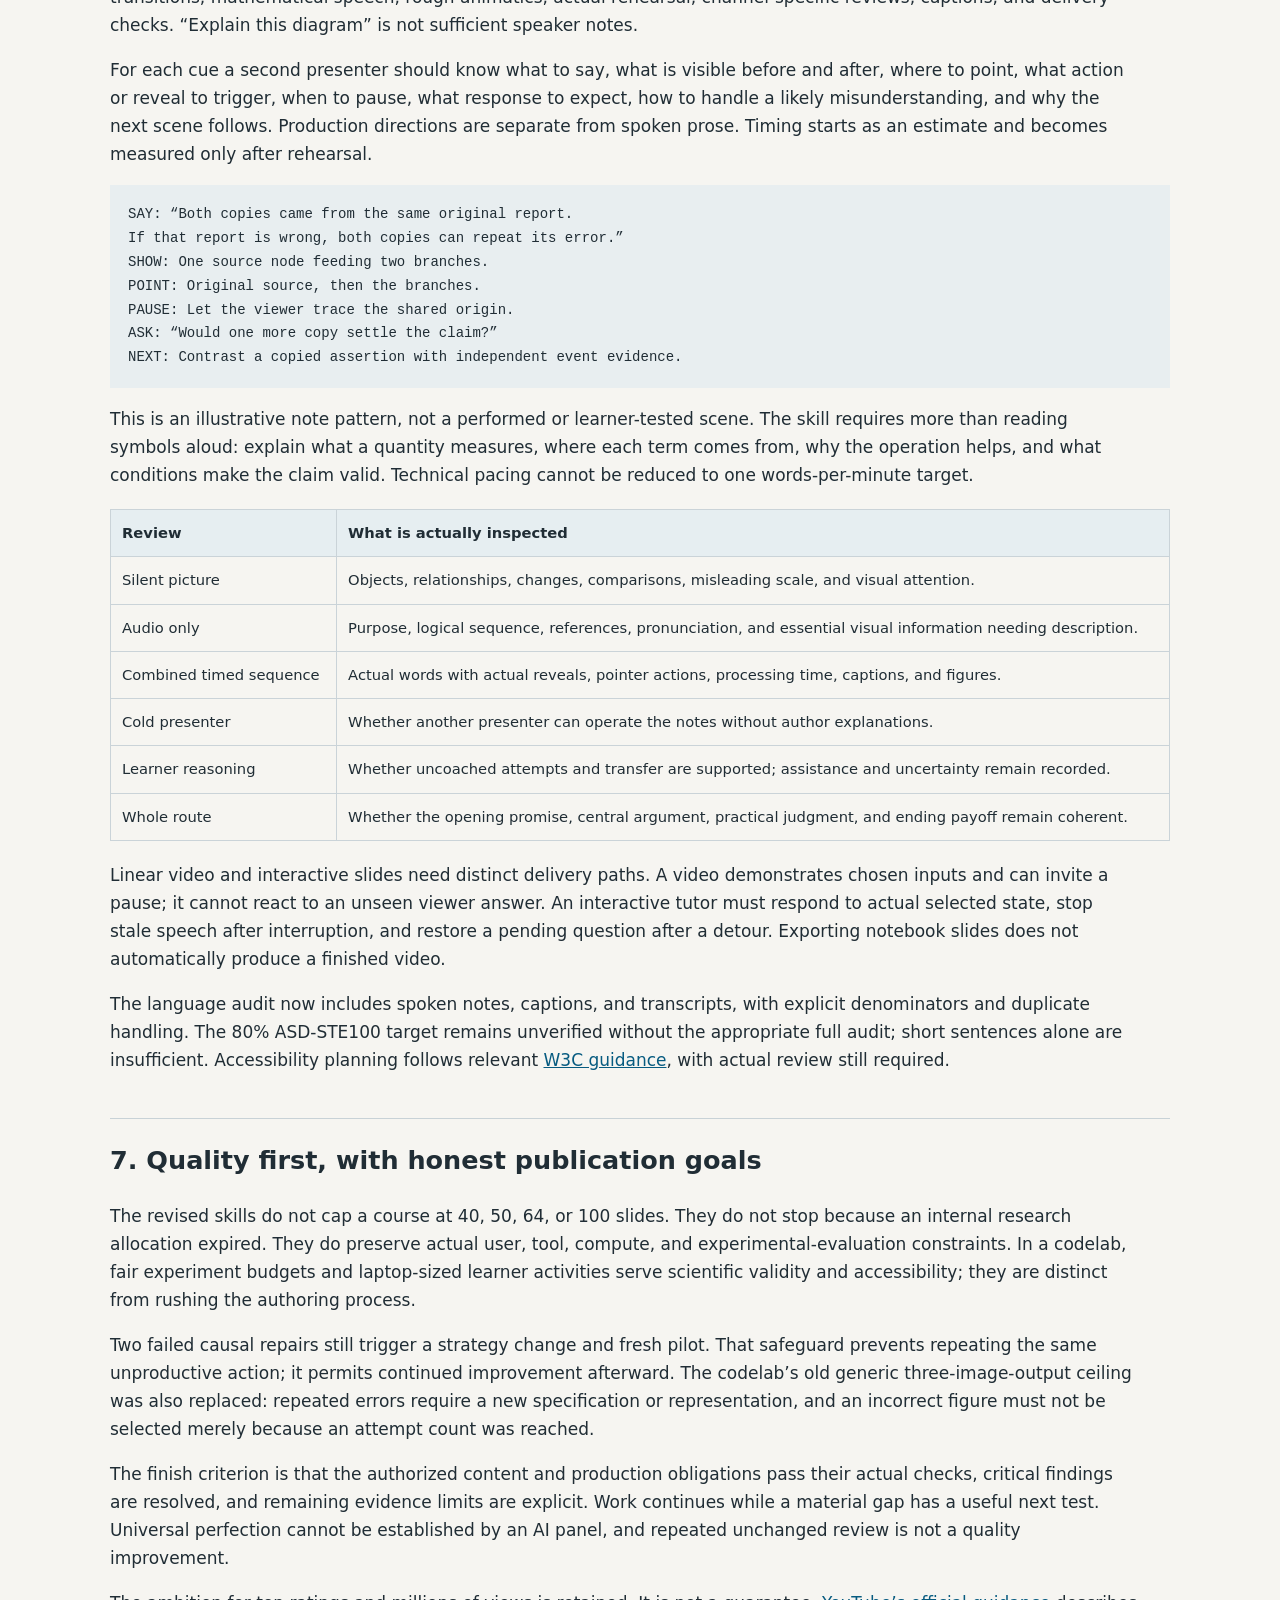
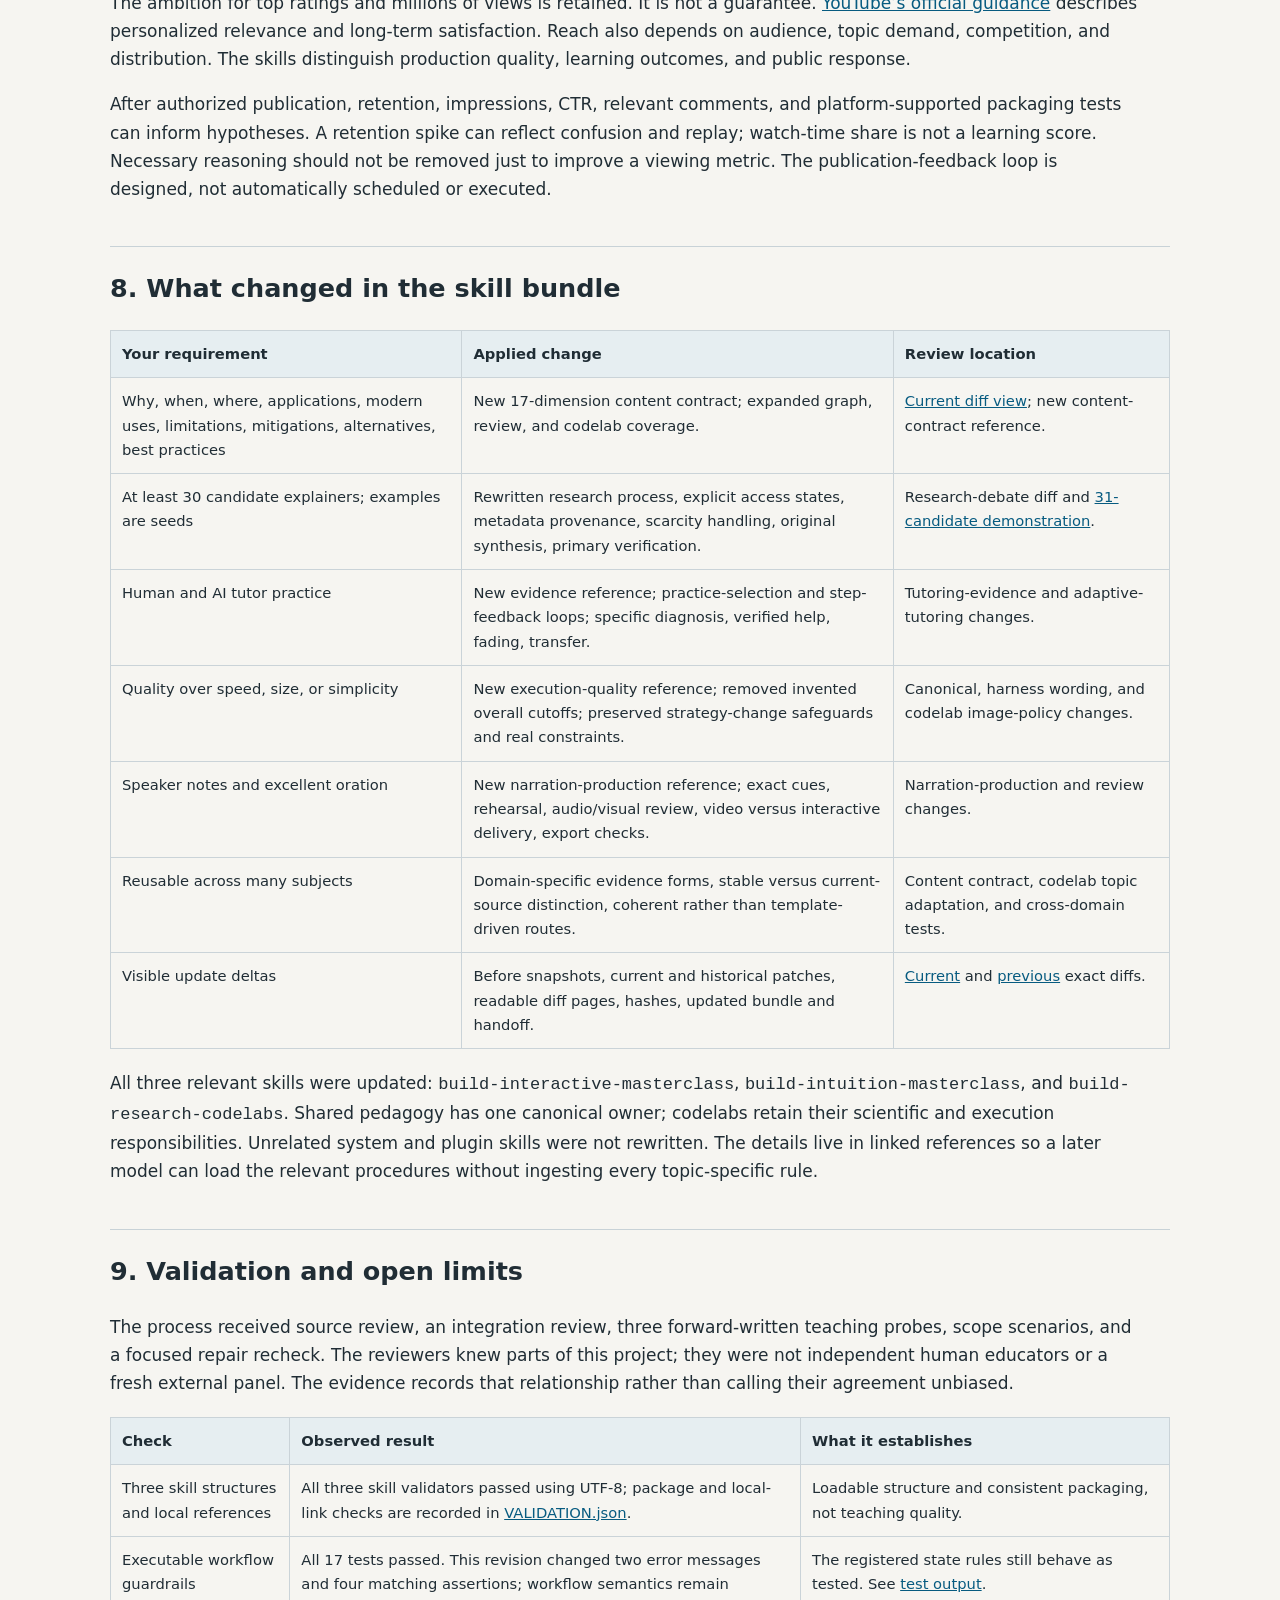
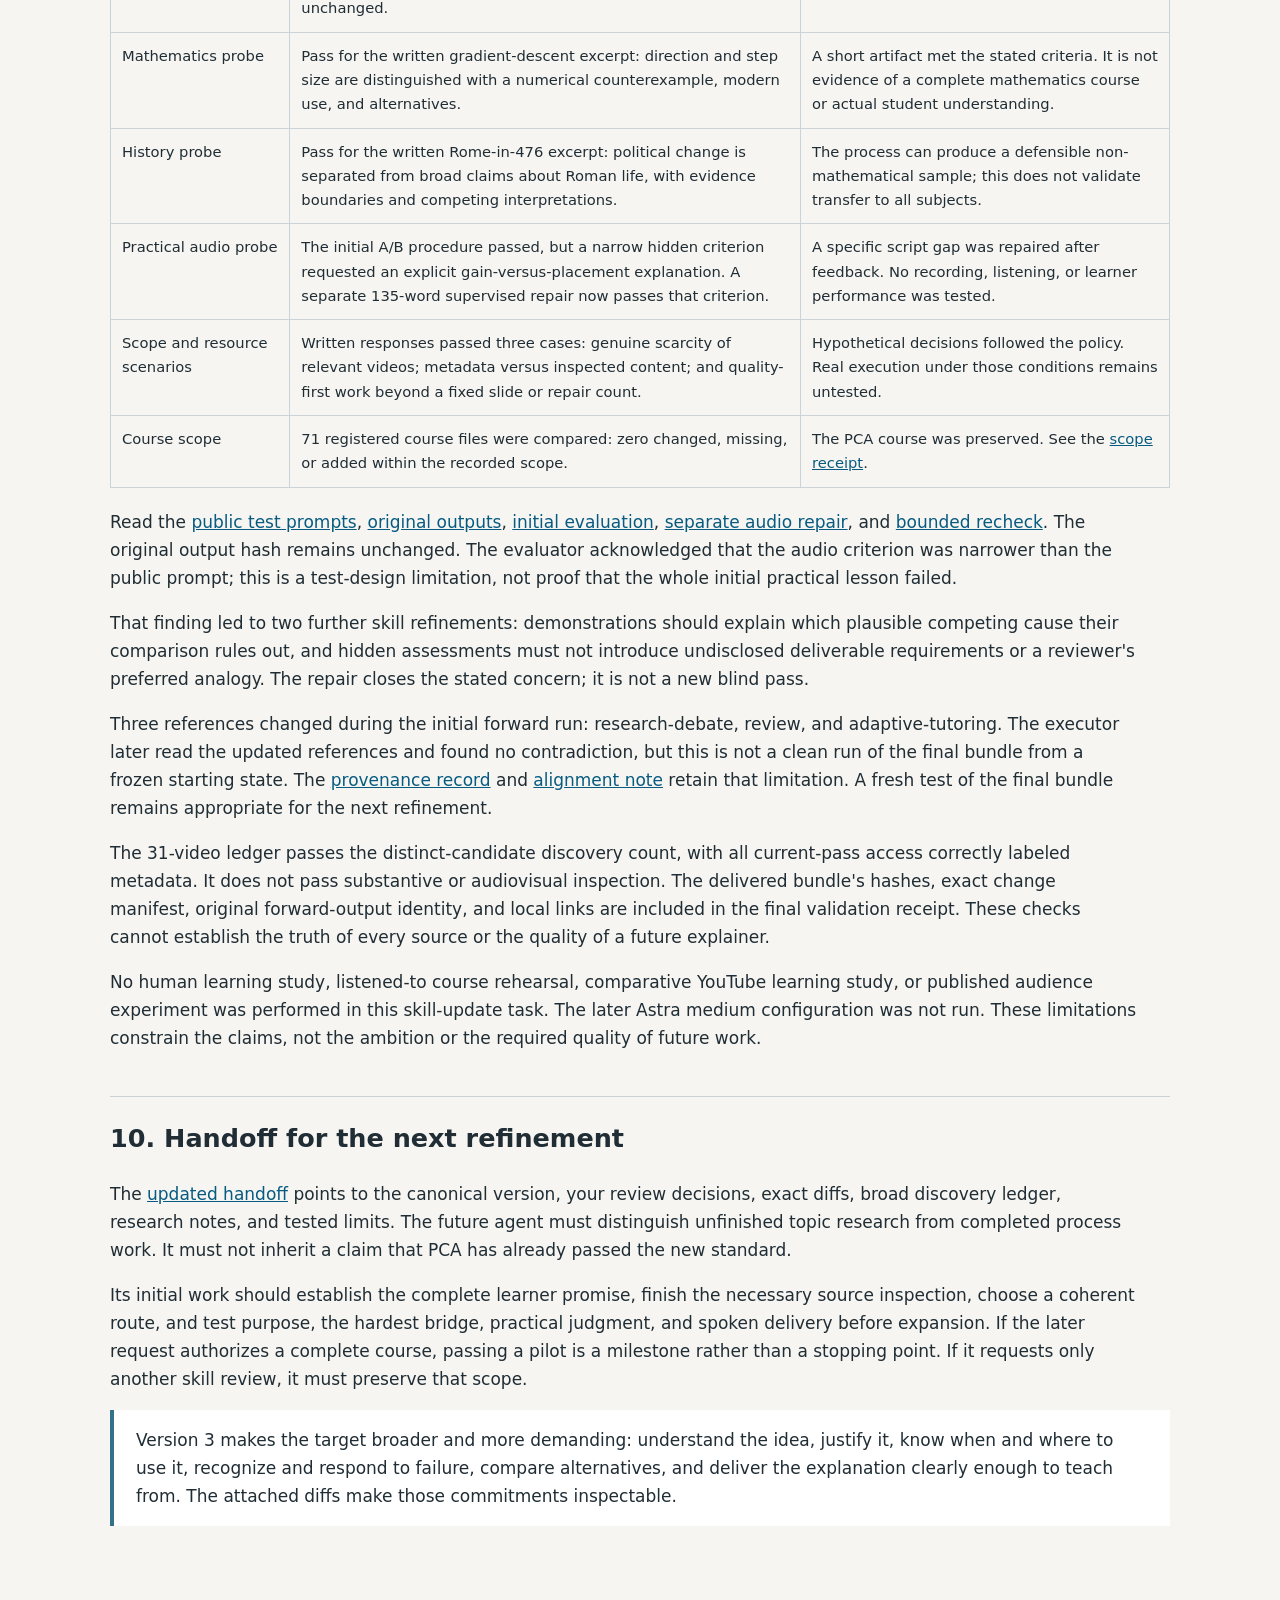
<file: outputs/tutor-retrospective-v3/REPORT.html>
<!doctype html><html lang="en"><head><meta charset="utf-8"><meta name="viewport" content="width=device-width,initial-scale=1"><title>Explainer skill revision 3 — quality, breadth, and delivery</title><style>body{margin:0;background:#f6f5f1;color:#202d35;font:17px/1.65 system-ui,sans-serif}main{max-width:1060px;margin:auto;padding:40px 28px 85px}h1{font-size:2.25rem;line-height:1.16}h2{margin-top:2.7rem;border-top:1px solid #c8d2d7;padding-top:20px}h3{font-size:1.15rem}a{color:#075b80}p,li{max-width:95ch}nav{display:flex;flex-wrap:wrap;gap:9px 20px;margin:25px 0}.note{background:white;border-left:4px solid #35708a;padding:16px 22px}.meta{font-size:.9rem;color:#596772}table{width:100%;border-collapse:collapse;font-size:.92rem;margin:20px 0}th,td{border:1px solid #cad3d8;padding:11px;vertical-align:top;text-align:left}th{background:#e6eef1}pre{white-space:pre-wrap;background:#e8eef0;padding:18px;font:14px/1.7 Consolas,monospace}code{font-family:Consolas,monospace}details{padding:12px 0}summary{cursor:pointer;font-weight:650}@media(max-width:720px){main{padding:22px 14px}h1{font-size:1.8rem}table{font-size:.82rem}td,th{padding:7px}}@media print{nav{display:none}body{background:white}main{padding:0}tr{break-inside:avoid}}</style></head><body><main>
<p class="meta">Revision 3 · 6 October 2026 local date · Skill and process work only</p>
<h1>A complete explainer standard: breadth, depth, judgment, and spoken delivery</h1>
<p><strong>The previous revision was still too narrow.</strong> It concentrated on a useful mental model and the hardest mathematical bridge, but did not make the full subject landscape an explicit acceptance requirement. It also treated a small set of contrasting explainers as sufficient discovery, and it had no complete production standard for the spoken experience. Your latest correction is now applied across the three relevant teaching skills.</p>
<p>The target is a distinguished explanation for the stated audience: coherent, rigorous, memorable, practically useful, visually precise, and compelling to hear. Authoring speed, a small deck, and low implementation complexity are subordinate to that target. A long course, including 100-plus slides, is appropriate when it serves the learning promise. Its structure must still protect the learner’s attention.</p>
<div class="note"><strong>Review the actual changes:</strong> <a href="DELTAS.html">file-by-file before/after diffs</a> · <a href="v2-to-v3.patch">current unified patch</a> · <a href="EARLIER-DIFFS.html">previous revision’s missing diffs</a> · <a href="updated-skills.zip">updated three-skill bundle</a>. The original snapshots and both revisions’ evidence are preserved. This task does not rebuild the PCA course or start the separate AI canvas project.</div>
<nav><a href="#correction">What changed</a><a href="#coverage">Full coverage</a><a href="#research">30-source research funnel</a><a href="#tutoring">Tutoring evidence</a><a href="#loops">Loops and graphs</a><a href="#oration">Oration</a><a href="#quality">Quality and reach</a><a href="#deltas">Change map</a><a href="#tests">Tests</a><a href="#handoff">Handoff</a></nav>

<h2 id="correction">1. What I missed in the last retrospective</h2>
<p>I narrowed your desired outcome to “explain the mechanism well.” That is necessary but incomplete. An excellent learner should also know why the idea exists, when it is a good choice, where it fits, how it is used now, how it fails, what can be done about that failure, and which alternative may be better. Those are part of understanding the subject, not optional decorations after the proof.</p>
<p>I also used your examples too literally. A few admired creators should have started a broad search. The earlier skill allowed a small, familiar source set to become the whole research universe before genuine discovery. The new protocol has a concrete breadth requirement and a separate deep-inspection requirement. Neither can masquerade as the other.</p>
<p>Finally, the earlier cost-control language was stronger than your actual preference. Avoiding repeated uninformative work remains sensible, but an internally invented time or attempt ceiling must not force delivery of weak teaching. I have removed that interpretation. Repeated failure now means changing the explanatory strategy and testing again; it does not mean declaring the output good enough.</p>
<p>The prior root cause still applies: implementation success and persuasive review language do not establish learning. Version 3 adds the missing substance and delivery standards while preserving that evidence boundary. The <a href="../tutor-retrospective/REPORT.html">earlier retrospective</a> remains available as the historical diagnosis; this report supersedes its narrower research and authoring-limit guidance.</p>

<h2 id="coverage">2. The complete subject contract</h2>
<p>The new content contract contains 17 coverage dimensions. Each maps to an actual learner question, scene or exercise, explanatory evidence, source where needed, and review status. A heading alone does not satisfy a dimension. Narrow tasks may have justified exclusions; a full masterclass cannot use that exemption to omit its promise.</p>
<table><tr><th>Coverage group</th><th>What must become understandable</th><th>What would fail review</th></tr>
<tr><td>Purpose and identity</td><td>Why learn this, what the learner gains, what the idea is and is not, why it was needed.</td><td>A definition or impressive application name without an earned reason to care.</td></tr>
<tr><td>When and where</td><td>Conditions for use, conditions against use, its place in a workflow or discipline, inputs and consequences.</td><td>A universally recommended technique with no suitability judgment.</td></tr>
<tr><td>Mechanism and rigor</td><td>Reconstructable intuition, foundations at use, complete worked case, requested proof or evidential argument.</td><td>A correct formula with the crucial conceptual connection left to the learner.</td></tr>
<tr><td>Applications and current practice</td><td>A real decision, why this method serves it, evidence of current use, the success criterion, and the boundary of a toy example.</td><td>Lists of industries; a prototype described as widespread deployment; stale “state of the art” claims.</td></tr>
<tr><td>Limitations and responses</td><td>Assumption, failure mechanism, diagnostic, mitigation, cost and residual weakness, alternative or non-use decision.</td><td>A disclaimer list or a mitigation described as a cure without evidence.</td></tr>
<tr><td>Alternatives and best practices</td><td>Strong competing approaches and simple baselines compared on relevant criteria; practices with rationale, trigger, check, and exception.</td><td>Weak straw-man alternatives or context-free tips.</td></tr>
<tr><td>Misconceptions, transfer, retention</td><td>Discriminating cases, independent use and rejection of the method, adaptation to new contexts, later reconstruction where tested.</td><td>Copied answers, assisted completion presented as mastery, or unmeasured retention claims.</td></tr></table>
<p>These dimensions should create a natural flow. A useful application creates the need; the mechanism explains the effect; the justification establishes its conditions; a failure exposes a limitation; a diagnostic identifies it; a mitigation helps at a cost; an alternative resolves a different need. The course becomes a connected argument rather than a larger checklist.</p>
<pre>Need and gain → method → justification → application
                         ↓ conditions fail
                  observable failure → diagnosis
                         ↓
            mitigation → residual tradeoff → alternative decision
                         ↓
                unfamiliar use / non-use / adaptation</pre>
<p>The contract adapts across subjects. Mathematics needs definitions, invariants, and proof; empirical science needs observation and uncertainty; history needs provenance and competing interpretations; craft needs performance cues and recovery; ethics needs values, stakeholders, and warranted arguments. “Mitigation” in history may mean narrowing a claim or triangulating sources, not repairing the past. The architecture is reusable; the evidence and narrative must change with the topic.</p>

<h2 id="research">3. Broad discovery followed by real understanding</h2>
<p>For a flagship explainer, the revised rule is to discover <strong>at least 30 unique relevant video candidates where available</strong>. Search intuition, visual reasoning, derivation, worked examples, implementation, applications, limits, alternatives, university teaching, and practitioners. Your named examples are seeds. Popular and well-received material deserves attention, alongside distinctive rigorous sources with smaller audiences.</p>
<p>Popularity metadata must be observed and dated. Views and likes are not formal ratings, nor evidence that a novice learned. The ledger cannot honestly claim “globally top 30” from a bounded search. Reuploads, repeated clips, unrelated meanings of an acronym, and general prerequisite videos must not pad the topic count.</p>
<table><tr><th>Stage</th><th>Evidence and output</th><th>Permissible claim</th></tr>
<tr><td>Discovery</td><td>Canonical video ID, title, creator where verified, advertised scope, observed metrics, date, query.</td><td>A relevant candidate was found.</td></tr>
<tr><td>Screening</td><td>Substantive passages or segments establishing relevance and a possible teaching move.</td><td>The inspected material supports this selection decision.</td></tr>
<tr><td>Deep analysis</td><td>Trace the actual argument, example, prerequisite, difficult bridge, limits, and learner work.</td><td>This particular explanatory technique was inspected.</td></tr>
<tr><td>Visual/oral review</td><td>Actual viewed states and transitions; actual listening for delivery claims.</td><td>The inspected visual or spoken behavior was observed.</td></tr>
<tr><td>Synthesis and pilot</td><td>Compatible techniques mapped to learner obligations, original adaptation, competing routes, tested sample.</td><td>A teaching hypothesis survived the stated review.</td></tr></table>
<p>A diverse deep shortlist of approximately 8–12 can be a starting allocation, not a ceiling or automatic pass. Research expands when the key proof, modern use, failure response, or alternative remains unsupported. The learner’s obligations determine what needs deep inspection. A literal collage of the most appealing moments from 30 teachers could be less coherent than any one of them.</p>
<p>Source scarcity and access failure are different. Thirty identified relevant videos can satisfy discovery even if some cannot be played; content review remains incomplete. If broad, documented searches genuinely find only nine relevant candidates, report nine and the gap, then use additional authoritative formats without relabeling them as videos. A small factual answer does not trigger this flagship workflow.</p>
<h3>The broader PCA discovery demonstration performed in this revision</h3>
<p>The <a href="VIDEO-LANDSCAPE.html">reviewable candidate landscape</a> contains <strong>31 distinct YouTube videos</strong>, with 23 verified creator names represented and two entries whose creator remained unverified. It spans geometric intuition, covariance/eigenvector derivation, SVD, implementation, interpretation, finance/biology applications, and kernel, robust, and probabilistic extensions. There are 29 observed indexed view counts and 26 like counts. Their underlying counter dates are unknown; they are not live metrics.</p>
<p><strong>All 31 entries in this pass are metadata-level discovery.</strong> Two have separately labeled transcript evidence from the earlier work. Ten candidates are shortlisted with specific questions for deeper inspection; that next inspection has not been performed here. Direct access to several video pages failed or returned page shells. No video was watched or listened to in this skill-update pass. The ledger demonstrates broader discovery and exposes remaining work; it does not claim completed best-of-30 synthesis or a rebuilt PCA lesson.</p>
<p>Inspect the <a href="evidence/pca-video-candidates.json">machine-readable ledger</a> and <a href="evidence/research-funnel-critique.md">research critique</a>. Current subject facts and modern applications still require primary sources beyond video popularity.</p>

<h2 id="tutoring">4. Human and AI tutoring strategy</h2>
<p>The new tutoring reference draws on seven inspected primary or official sources in this round, plus the earlier retrieval source. It distinguishes experimental results, design frameworks, and our proposed synthesis. It does not call the combined protocol a validated universal method.</p>
<table><tr><th>Evidence or framework</th><th>Action it informs</th><th>Boundary</th></tr>
<tr><td><a href="https://ies.ed.gov/ncee/wwc/Docs/PracticeGuide/20072004.pdf">IES practice guide</a></td><td>Combine worked examples and practice; connect concrete and abstract representations; ask explanatory questions with sufficient preparation.</td><td>Different recommendations have different support; no universal AI interaction rhythm follows.</td></tr>
<tr><td><a href="https://files.eric.ed.gov/fulltext/ED284181.pdf">Cognitive apprenticeship</a></td><td>Make expert recognition, choice, checking, and recovery visible; coach and fade support.</td><td>A design framework, not proof that a skill file reproduces expert judgment.</td></tr>
<tr><td><a href="https://kclpure.kcl.ac.uk/ws/files/9119063/Black2009_Developing_the_theory_of_formative_assessment.pdf">Formative assessment</a> and <a href="https://education.asu.edu/sites/default/files/lcl/chiwylie2014icap_2.pdf">ICAP</a></td><td>Let observed reasoning change the next instructional action; inspect cognitive work rather than clicks.</td><td>Quiz presence and UI interaction do not establish responsive or constructive learning.</td></tr>
<tr><td><a href="https://doi.org/10.1038/s41598-025-97652-6">Kestin et al., 2025</a></td><td>Use verified materials and reliable sequence control in an AI tutor.</td><td>Immediate physics results from a structured package do not establish all-subject superiority or retention.</td></tr>
<tr><td><a href="https://doi.org/10.1073/pnas.2422633122">Bastani et al., 2025</a></td><td>Measure performance after assistance is removed.</td><td>Guarded tutoring mitigated the observed harm of unrestricted assistance; its unaided estimate was not significantly better than control.</td></tr>
<tr><td><a href="https://scale.stanford.edu/sites/default/files/ai24_1054_v2.pdf">Tutor CoPilot, updated paper</a></td><td>Support human tutor decisions with editable suggestions and preserve human ownership.</td><td>Session results for a human+AI tool are not proof of autonomous tutoring or long-term gains.</td></tr></table>
<p>The practical standard is to model, diagnose, coach, give specific feedback, fade assistance, and test transfer. A learner who cannot predict may need a worked example first. A correct answer with an invalid reason needs a discriminating case. Ambiguous reasoning should prompt a diagnostic question. A valid alternative method should not be rejected because it differs from the expected wording.</p>
<p><strong>Reviewer disagreement and disposition:</strong> the research memo recommended letting uncertainty, rather than a mandatory source count, control discovery. That recommendation was <strong>not adopted</strong> as written because you explicitly require a broad landscape of at least 30 relevant candidates where available. We retained its warning that count alone does not establish quality, while preserving your floor and requiring deeper inspection. The original memo remains unchanged as evidence of the debate.</p>
<p>The AI-specific layer adds checked reference solutions, current problem state, verified dynamic values, uncertainty handling, tested response branches, and explicit separation of task completion from competence. A human tutor can select or reject suggestions. A static course must disclose the boundaries of its authored feedback. The full <a href="evidence/tutoring-research.md">research note</a> records inspected sections and study limitations.</p>

<h2 id="loops">5. Outer loops, inner loops, and graph engineering</h2>
<p>The terminology now separates four useful loops so the next model cannot mistake course development for student adaptation.</p>
<table><tr><th>Loop</th><th>Unit of work</th><th>Cycle</th></tr>
<tr><td>External authoring strategy</td><td>The explanatory route</td><td>Full learner promise → broad research → alternatives → critical pilot → cold/comparative review → strategic revision → complete-course review.</td></tr>
<tr><td>Internal authoring repair</td><td>A specific failed inference or delivery cue</td><td>Observed failure → causal hypothesis → changed explanation/representation → discriminating recheck → dependent updates.</td></tr>
<tr><td>Learner practice-selection outer loop</td><td>The next problem, concept, context, or support level</td><td>Evidence across attempts → choose prerequisite support, varied practice, boundary decision, transfer, or consolidation → observe again.</td></tr>
<tr><td>Learner step-feedback inner loop</td><td>The current attempt</td><td>Attempt and reason → interpret uncertainty → targeted hint/model/contrast → retry with suitable help → record what is demonstrated.</td></tr></table>
<p>The learning graph gains explicit links for <em>applies in</em>, <em>fails when</em>, <em>detected by</em>, <em>mitigated by</em>, <em>trades off with</em>, and <em>alternative to</em>. Modern application nodes link to dated evidence. Narration, visual state, assessment, and source revision share scene IDs. Changing a worked case can therefore reopen the spoken explanation and feedback as well as the formula.</p>
<p>One compact project record can hold these views. We do not require three separate graph documents for every small lesson. The learner sees a clear route of questions and a useful location marker. Internal dependencies and review records remain an authoring tool.</p>
<p>The existing executable harness still checks registered scope, revisions, dependencies, findings, and local strategy transitions. Its behavior is unchanged in this revision; its error wording now says strategy review is needed, instead of implying a global repair cap. The coordinator must declare all version-3 obligations. The CLI does not infer whether an omitted application exists, judge whether a note teaches, authenticate a study, or prevent direct tool edits.</p>

<h2 id="oration">6. Oration and speaker notes are now part of the product</h2>
<p>The new production reference specifies exact narration, an event-cued storyboard, deliberate pointing, pauses, transitions, mathematical speech, rough animatics, actual rehearsal, channel-specific reviews, captions, and delivery checks. “Explain this diagram” is not sufficient speaker notes.</p>
<p>For each cue a second presenter should know what to say, what is visible before and after, where to point, what action or reveal to trigger, when to pause, what response to expect, how to handle a likely misunderstanding, and why the next scene follows. Production directions are separate from spoken prose. Timing starts as an estimate and becomes measured only after rehearsal.</p>
<pre>SAY: “Both copies came from the same original report.
If that report is wrong, both copies can repeat its error.”
SHOW: One source node feeding two branches.
POINT: Original source, then the branches.
PAUSE: Let the viewer trace the shared origin.
ASK: “Would one more copy settle the claim?”
NEXT: Contrast a copied assertion with independent event evidence.</pre>
<p>This is an illustrative note pattern, not a performed or learner-tested scene. The skill requires more than reading symbols aloud: explain what a quantity measures, where each term comes from, why the operation helps, and what conditions make the claim valid. Technical pacing cannot be reduced to one words-per-minute target.</p>
<table><tr><th>Review</th><th>What is actually inspected</th></tr><tr><td>Silent picture</td><td>Objects, relationships, changes, comparisons, misleading scale, and visual attention.</td></tr><tr><td>Audio only</td><td>Purpose, logical sequence, references, pronunciation, and essential visual information needing description.</td></tr><tr><td>Combined timed sequence</td><td>Actual words with actual reveals, pointer actions, processing time, captions, and figures.</td></tr><tr><td>Cold presenter</td><td>Whether another presenter can operate the notes without author explanations.</td></tr><tr><td>Learner reasoning</td><td>Whether uncoached attempts and transfer are supported; assistance and uncertainty remain recorded.</td></tr><tr><td>Whole route</td><td>Whether the opening promise, central argument, practical judgment, and ending payoff remain coherent.</td></tr></table>
<p>Linear video and interactive slides need distinct delivery paths. A video demonstrates chosen inputs and can invite a pause; it cannot react to an unseen viewer answer. An interactive tutor must respond to actual selected state, stop stale speech after interruption, and restore a pending question after a detour. Exporting notebook slides does not automatically produce a finished video.</p>
<p>The language audit now includes spoken notes, captions, and transcripts, with explicit denominators and duplicate handling. The 80% ASD-STE100 target remains unverified without the appropriate full audit; short sentences alone are insufficient. Accessibility planning follows relevant <a href="https://www.w3.org/WAI/media/av/av-content/">W3C guidance</a>, with actual review still required.</p>

<h2 id="quality">7. Quality first, with honest publication goals</h2>
<p>The revised skills do not cap a course at 40, 50, 64, or 100 slides. They do not stop because an internal research allocation expired. They do preserve actual user, tool, compute, and experimental-evaluation constraints. In a codelab, fair experiment budgets and laptop-sized learner activities serve scientific validity and accessibility; they are distinct from rushing the authoring process.</p>
<p>Two failed causal repairs still trigger a strategy change and fresh pilot. That safeguard prevents repeating the same unproductive action; it permits continued improvement afterward. The codelab’s old generic three-image-output ceiling was also replaced: repeated errors require a new specification or representation, and an incorrect figure must not be selected merely because an attempt count was reached.</p>
<p>The finish criterion is that the authorized content and production obligations pass their actual checks, critical findings are resolved, and remaining evidence limits are explicit. Work continues while a material gap has a useful next test. Universal perfection cannot be established by an AI panel, and repeated unchanged review is not a quality improvement.</p>
<p>The ambition for top ratings and millions of views is retained. It is not a guarantee. <a href="https://support.google.com/youtube/answer/16533387?hl=en">YouTube’s official guidance</a> describes personalized relevance and long-term satisfaction. Reach also depends on audience, topic demand, competition, and distribution. The skills distinguish production quality, learning outcomes, and public response.</p>
<p>After authorized publication, retention, impressions, CTR, relevant comments, and platform-supported packaging tests can inform hypotheses. A retention spike can reflect confusion and replay; watch-time share is not a learning score. Necessary reasoning should not be removed just to improve a viewing metric. The publication-feedback loop is designed, not automatically scheduled or executed.</p>

<h2 id="deltas">8. What changed in the skill bundle</h2>
<table><tr><th>Your requirement</th><th>Applied change</th><th>Review location</th></tr>
<tr><td>Why, when, where, applications, modern uses, limitations, mitigations, alternatives, best practices</td><td>New 17-dimension content contract; expanded graph, review, and codelab coverage.</td><td><a href="DELTAS.html">Current diff view</a>; new content-contract reference.</td></tr>
<tr><td>At least 30 candidate explainers; examples are seeds</td><td>Rewritten research process, explicit access states, metadata provenance, scarcity handling, original synthesis, primary verification.</td><td>Research-debate diff and <a href="VIDEO-LANDSCAPE.html">31-candidate demonstration</a>.</td></tr>
<tr><td>Human and AI tutor practice</td><td>New evidence reference; practice-selection and step-feedback loops; specific diagnosis, verified help, fading, transfer.</td><td>Tutoring-evidence and adaptive-tutoring changes.</td></tr>
<tr><td>Quality over speed, size, or simplicity</td><td>New execution-quality reference; removed invented overall cutoffs; preserved strategy-change safeguards and real constraints.</td><td>Canonical, harness wording, and codelab image-policy changes.</td></tr>
<tr><td>Speaker notes and excellent oration</td><td>New narration-production reference; exact cues, rehearsal, audio/visual review, video versus interactive delivery, export checks.</td><td>Narration-production and review changes.</td></tr>
<tr><td>Reusable across many subjects</td><td>Domain-specific evidence forms, stable versus current-source distinction, coherent rather than template-driven routes.</td><td>Content contract, codelab topic adaptation, and cross-domain tests.</td></tr>
<tr><td>Visible update deltas</td><td>Before snapshots, current and historical patches, readable diff pages, hashes, updated bundle and handoff.</td><td><a href="DELTAS.html">Current</a> and <a href="EARLIER-DIFFS.html">previous</a> exact diffs.</td></tr></table>
<p>All three relevant skills were updated: <code>build-interactive-masterclass</code>, <code>build-intuition-masterclass</code>, and <code>build-research-codelabs</code>. Shared pedagogy has one canonical owner; codelabs retain their scientific and execution responsibilities. Unrelated system and plugin skills were not rewritten. The details live in linked references so a later model can load the relevant procedures without ingesting every topic-specific rule.</p>

<h2 id="tests">9. Validation and open limits</h2>
<!-- VALIDATION -->
<p>The process received source review, an integration review, three forward-written teaching probes, scope scenarios, and a focused repair recheck. The reviewers knew parts of this project; they were not independent human educators or a fresh external panel. The evidence records that relationship rather than calling their agreement unbiased.</p>
<table><tr><th>Check</th><th>Observed result</th><th>What it establishes</th></tr>
<tr><td>Three skill structures and local references</td><td>All three skill validators passed using UTF-8; package and local-link checks are recorded in <a href="VALIDATION.json">VALIDATION.json</a>.</td><td>Loadable structure and consistent packaging, not teaching quality.</td></tr>
<tr><td>Executable workflow guardrails</td><td>All 17 tests passed. This revision changed two error messages and four matching assertions; workflow semantics remain unchanged.</td><td>The registered state rules still behave as tested. See <a href="evidence/harness-tests.txt">test output</a>.</td></tr>
<tr><td>Mathematics probe</td><td>Pass for the written gradient-descent excerpt: direction and step size are distinguished with a numerical counterexample, modern use, and alternatives.</td><td>A short artifact met the stated criteria. It is not evidence of a complete mathematics course or actual student understanding.</td></tr>
<tr><td>History probe</td><td>Pass for the written Rome-in-476 excerpt: political change is separated from broad claims about Roman life, with evidence boundaries and competing interpretations.</td><td>The process can produce a defensible non-mathematical sample; this does not validate transfer to all subjects.</td></tr>
<tr><td>Practical audio probe</td><td>The initial A/B procedure passed, but a narrow hidden criterion requested an explicit gain-versus-placement explanation. A separate 135-word supervised repair now passes that criterion.</td><td>A specific script gap was repaired after feedback. No recording, listening, or learner performance was tested.</td></tr>
<tr><td>Scope and resource scenarios</td><td>Written responses passed three cases: genuine scarcity of relevant videos; metadata versus inspected content; and quality-first work beyond a fixed slide or repair count.</td><td>Hypothetical decisions followed the policy. Real execution under those conditions remains untested.</td></tr>
<tr><td>Course scope</td><td>71 registered course files were compared: zero changed, missing, or added within the recorded scope.</td><td>The PCA course was preserved. See the <a href="evidence/course-scope-check.json">scope receipt</a>.</td></tr></table>
<p>Read the <a href="evidence/forward-prompts.txt">public test prompts</a>, <a href="evidence/forward-outputs.txt">original outputs</a>, <a href="evidence/forward-evaluation.md">initial evaluation</a>, <a href="evidence/forward-audio-repair.txt">separate audio repair</a>, and <a href="evidence/forward-audio-recheck.md">bounded recheck</a>. The original output hash remains unchanged. The evaluator acknowledged that the audio criterion was narrower than the public prompt; this is a test-design limitation, not proof that the whole initial practical lesson failed.</p>
<p>That finding led to two further skill refinements: demonstrations should explain which plausible competing cause their comparison rules out, and hidden assessments must not introduce undisclosed deliverable requirements or a reviewer's preferred analogy. The repair closes the stated concern; it is not a new blind pass.</p>
<p>Three references changed during the initial forward run: research-debate, review, and adaptive-tutoring. The executor later read the updated references and found no contradiction, but this is not a clean run of the final bundle from a frozen starting state. The <a href="evidence/forward-provenance.json">provenance record</a> and <a href="evidence/forward-alignment.txt">alignment note</a> retain that limitation. A fresh test of the final bundle remains appropriate for the next refinement.</p>
<p>The 31-video ledger passes the distinct-candidate discovery count, with all current-pass access correctly labeled metadata. It does not pass substantive or audiovisual inspection. The delivered bundle's hashes, exact change manifest, original forward-output identity, and local links are included in the final validation receipt. These checks cannot establish the truth of every source or the quality of a future explainer.</p>
<!-- END_VALIDATION -->
<p>No human learning study, listened-to course rehearsal, comparative YouTube learning study, or published audience experiment was performed in this skill-update task. The later Astra medium configuration was not run. These limitations constrain the claims, not the ambition or the required quality of future work.</p>

<h2 id="handoff">10. Handoff for the next refinement</h2>
<p>The <a href="HANDOFF.txt">updated handoff</a> points to the canonical version, your review decisions, exact diffs, broad discovery ledger, research notes, and tested limits. The future agent must distinguish unfinished topic research from completed process work. It must not inherit a claim that PCA has already passed the new standard.</p>
<p>Its initial work should establish the complete learner promise, finish the necessary source inspection, choose a coherent route, and test purpose, the hardest bridge, practical judgment, and spoken delivery before expansion. If the later request authorizes a complete course, passing a pilot is a milestone rather than a stopping point. If it requests only another skill review, it must preserve that scope.</p>
<div class="note">Version 3 makes the target broader and more demanding: understand the idea, justify it, know when and where to use it, recognize and respond to failure, compare alternatives, and deliver the explanation clearly enough to teach from. The attached diffs make those commitments inspectable.</div>
</main></body></html>
</file>
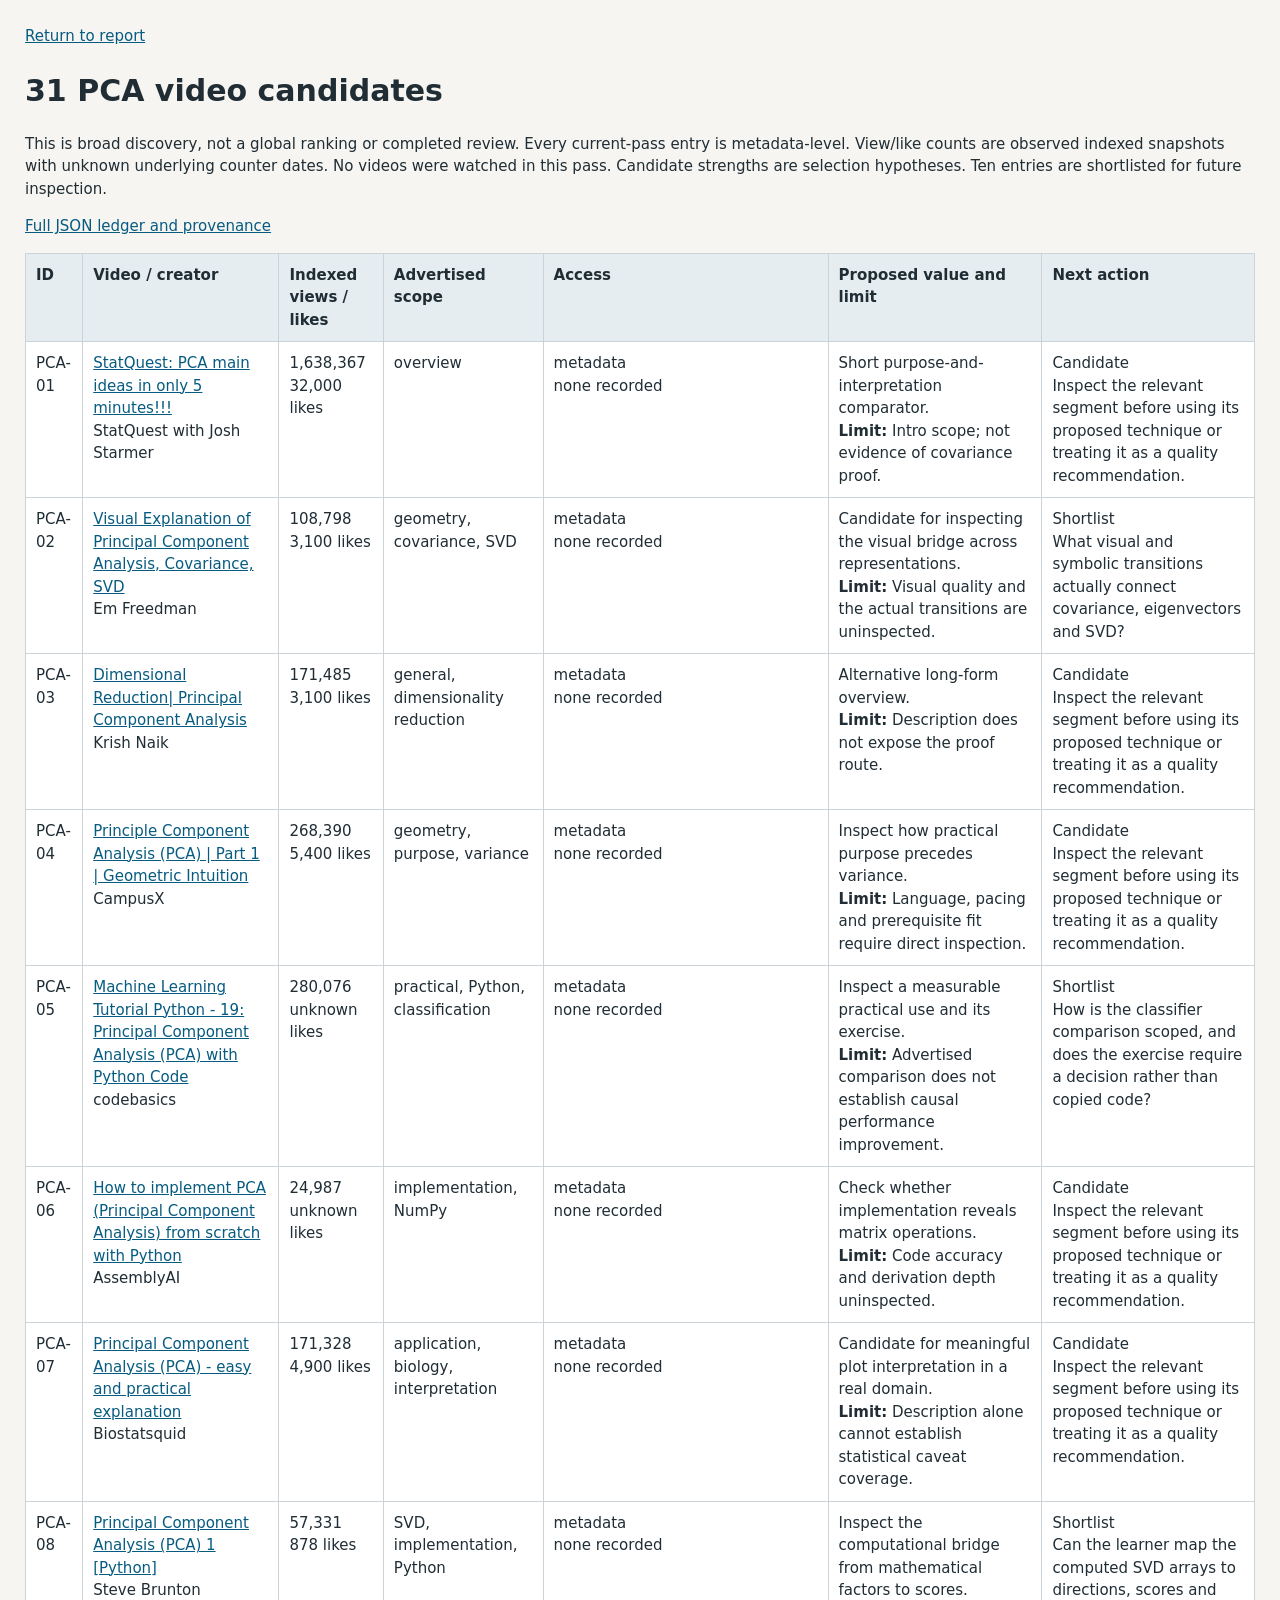
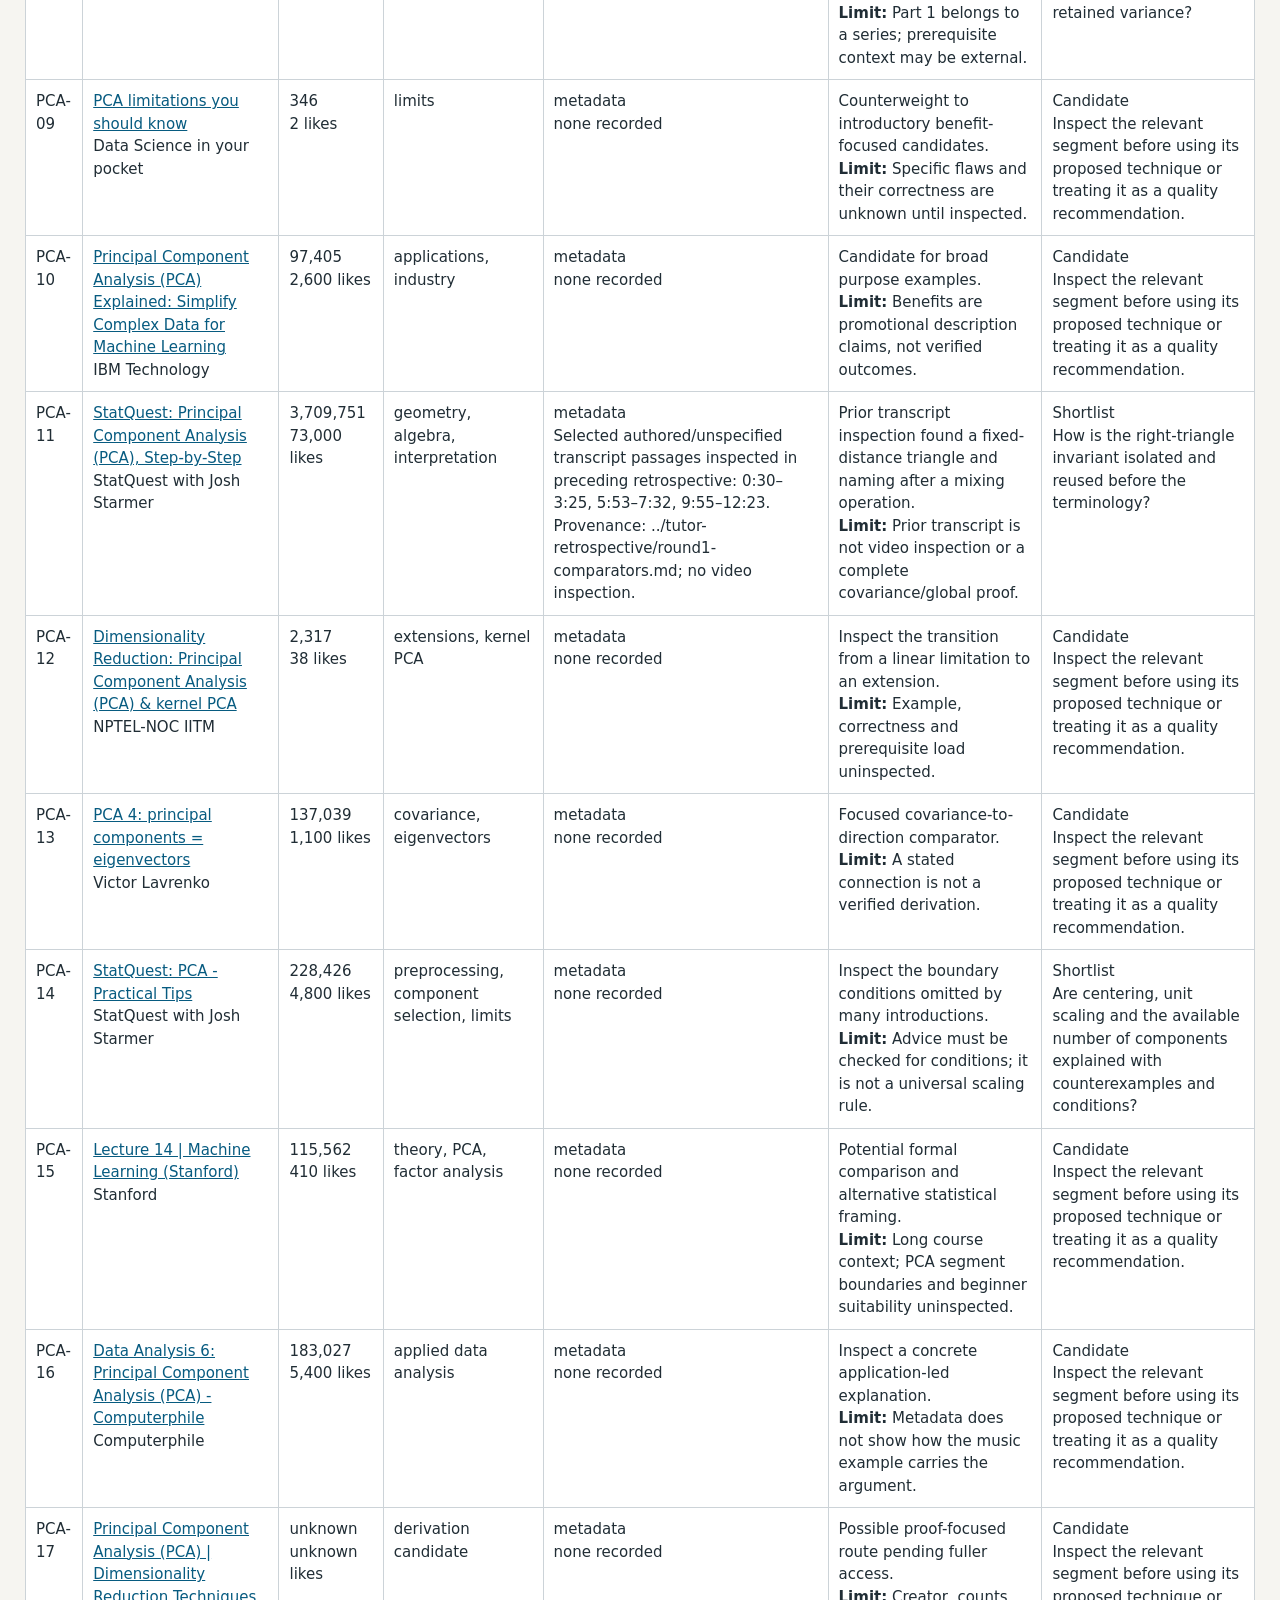
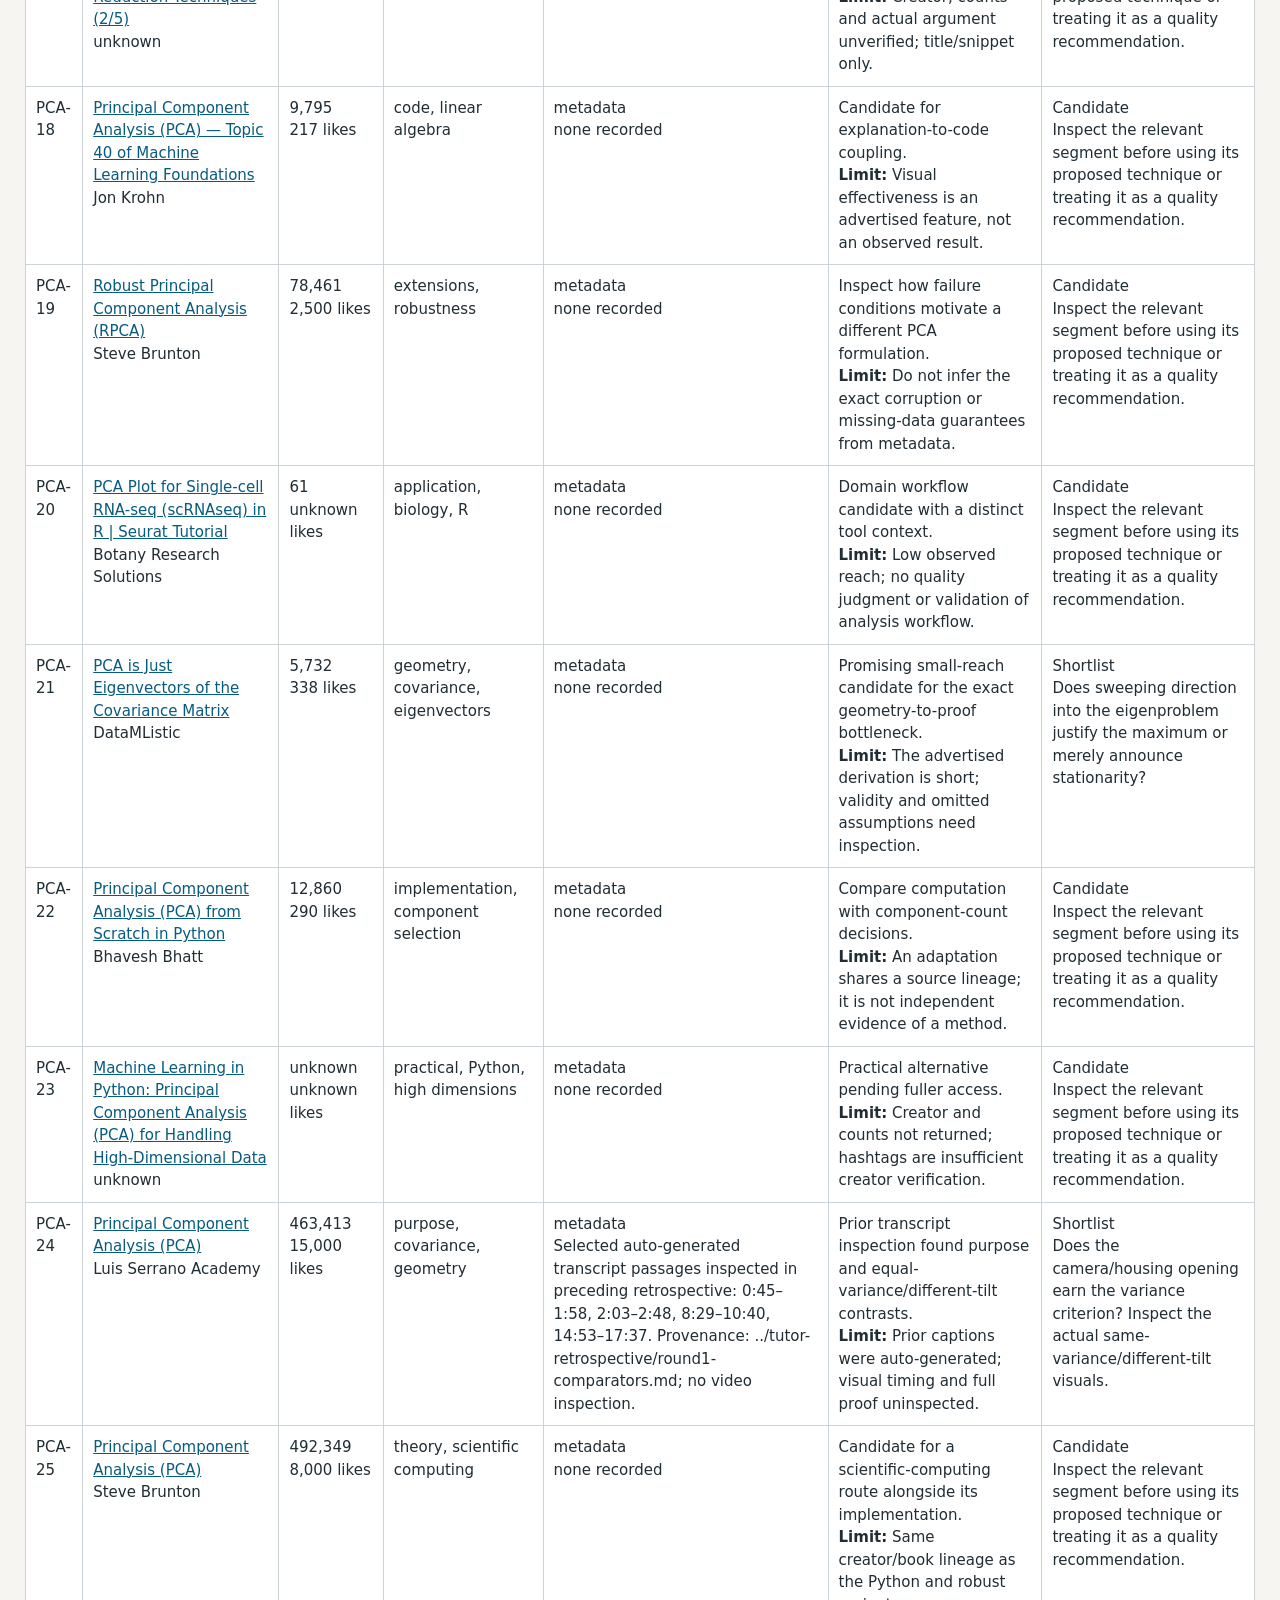
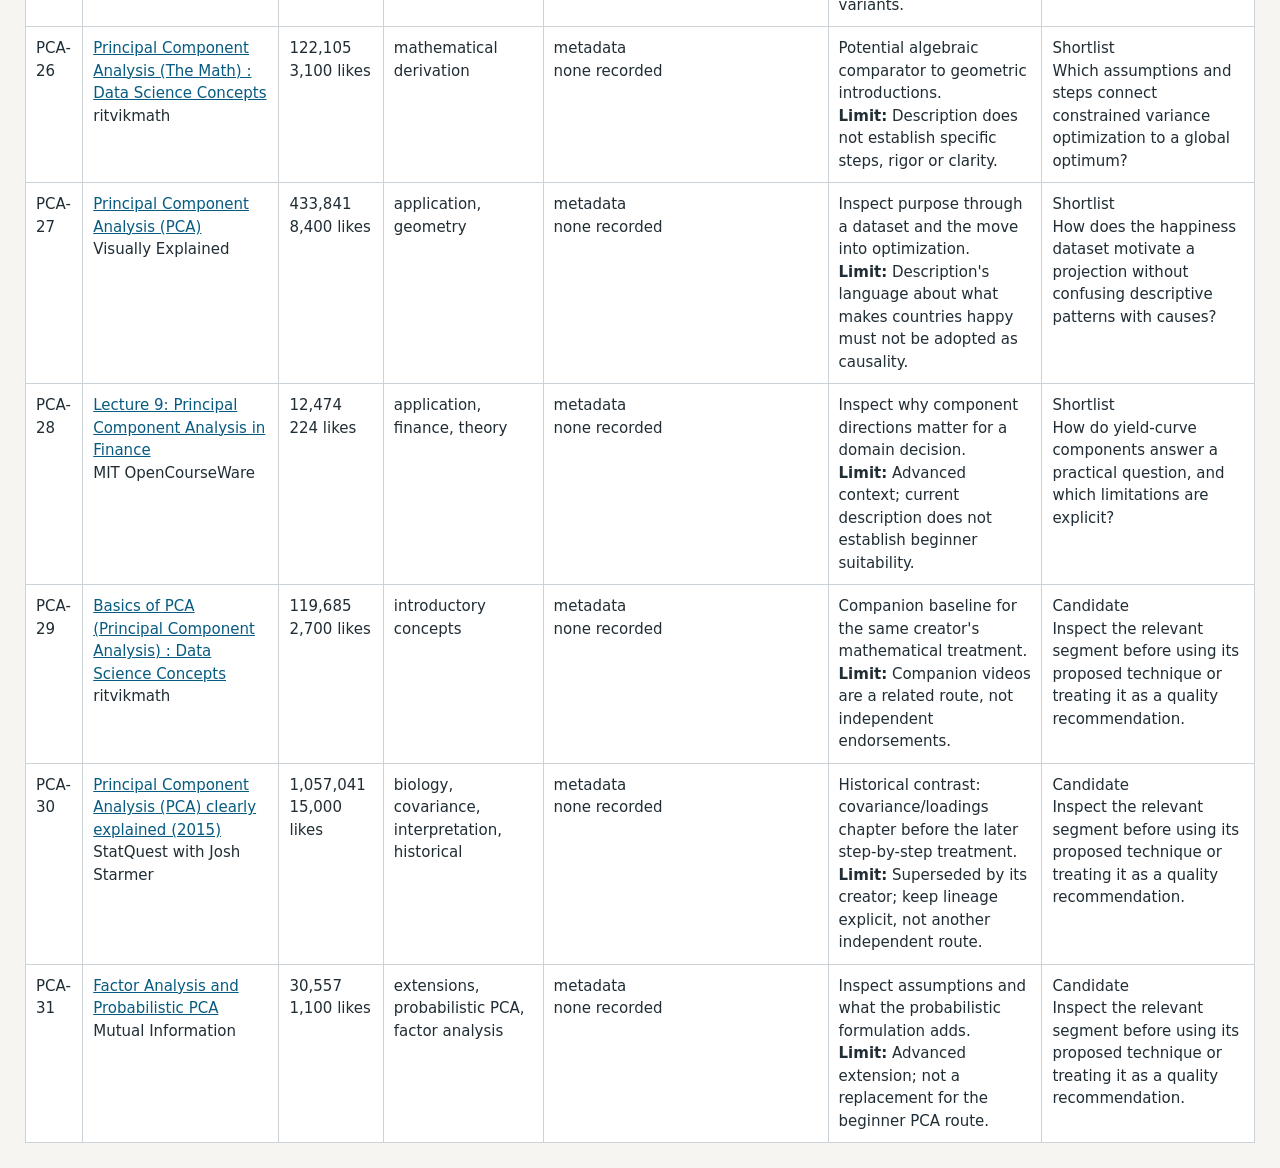
<file: outputs/tutor-retrospective-v3/VIDEO-LANDSCAPE.html>
<!doctype html><html lang="en"><head><meta charset="utf-8"><meta name="viewport" content="width=device-width,initial-scale=1"><title>PCA video candidate landscape</title><style>body{font:15px/1.5 system-ui;margin:25px;color:#202d35;background:#f6f5f1}table{border-collapse:collapse;background:white}th,td{border:1px solid #ccd3d8;padding:10px;text-align:left;vertical-align:top}th{background:#e5edf0}a{color:#075b80}.wide{overflow:auto}</style></head><body><a href="REPORT.html">Return to report</a><h1>31 PCA video candidates</h1><p>This is broad discovery, not a global ranking or completed review. Every current-pass entry is metadata-level. View/like counts are observed indexed snapshots with unknown underlying counter dates. No videos were watched in this pass. Candidate strengths are selection hypotheses. Ten entries are shortlisted for future inspection.</p><p><a href="evidence/pca-video-candidates.json">Full JSON ledger and provenance</a></p><div class="wide"><table><tr><th>ID</th><th>Video / creator</th><th>Indexed views / likes</th><th>Advertised scope</th><th>Access</th><th>Proposed value and limit</th><th>Next action</th></tr><tr><td>PCA-01</td><td><a href="https://www.youtube.com/watch?v=HMOI_lkzW08">StatQuest: PCA main ideas in only 5 minutes!!!</a><br>StatQuest with Josh Starmer</td><td>1,638,367<br>32,000 likes</td><td>overview</td><td>metadata<br>none recorded</td><td>Short purpose-and-interpretation comparator.<br><strong>Limit:</strong> Intro scope; not evidence of covariance proof.</td><td>Candidate<br>Inspect the relevant segment before using its proposed technique or treating it as a quality recommendation.</td></tr><tr><td>PCA-02</td><td><a href="https://www.youtube.com/watch?v=5HNr_j6LmPc">Visual Explanation of Principal Component Analysis, Covariance, SVD</a><br>Em Freedman</td><td>108,798<br>3,100 likes</td><td>geometry, covariance, SVD</td><td>metadata<br>none recorded</td><td>Candidate for inspecting the visual bridge across representations.<br><strong>Limit:</strong> Visual quality and the actual transitions are uninspected.</td><td>Shortlist<br>What visual and symbolic transitions actually connect covariance, eigenvectors and SVD?</td></tr><tr><td>PCA-03</td><td><a href="https://www.youtube.com/watch?v=OFyyWcw2cyM">Dimensional Reduction| Principal Component Analysis</a><br>Krish Naik</td><td>171,485<br>3,100 likes</td><td>general, dimensionality reduction</td><td>metadata<br>none recorded</td><td>Alternative long-form overview.<br><strong>Limit:</strong> Description does not expose the proof route.</td><td>Candidate<br>Inspect the relevant segment before using its proposed technique or treating it as a quality recommendation.</td></tr><tr><td>PCA-04</td><td><a href="https://www.youtube.com/watch?v=iRbsBi5W0-c">Principle Component Analysis  (PCA) | Part 1 | Geometric Intuition</a><br>CampusX</td><td>268,390<br>5,400 likes</td><td>geometry, purpose, variance</td><td>metadata<br>none recorded</td><td>Inspect how practical purpose precedes variance.<br><strong>Limit:</strong> Language, pacing and prerequisite fit require direct inspection.</td><td>Candidate<br>Inspect the relevant segment before using its proposed technique or treating it as a quality recommendation.</td></tr><tr><td>PCA-05</td><td><a href="https://www.youtube.com/watch?v=8klqIM9UvAc">Machine Learning Tutorial Python - 19: Principal Component Analysis (PCA) with Python Code</a><br>codebasics</td><td>280,076<br>unknown likes</td><td>practical, Python, classification</td><td>metadata<br>none recorded</td><td>Inspect a measurable practical use and its exercise.<br><strong>Limit:</strong> Advertised comparison does not establish causal performance improvement.</td><td>Shortlist<br>How is the classifier comparison scoped, and does the exercise require a decision rather than copied code?</td></tr><tr><td>PCA-06</td><td><a href="https://www.youtube.com/watch?v=Rjr62b_h7S4">How to implement PCA (Principal Component Analysis) from scratch with Python</a><br>AssemblyAI</td><td>24,987<br>unknown likes</td><td>implementation, NumPy</td><td>metadata<br>none recorded</td><td>Check whether implementation reveals matrix operations.<br><strong>Limit:</strong> Code accuracy and derivation depth uninspected.</td><td>Candidate<br>Inspect the relevant segment before using its proposed technique or treating it as a quality recommendation.</td></tr><tr><td>PCA-07</td><td><a href="https://www.youtube.com/watch?v=5vgP05YpKdE">Principal Component Analysis (PCA) - easy and practical explanation</a><br>Biostatsquid</td><td>171,328<br>4,900 likes</td><td>application, biology, interpretation</td><td>metadata<br>none recorded</td><td>Candidate for meaningful plot interpretation in a real domain.<br><strong>Limit:</strong> Description alone cannot establish statistical caveat coverage.</td><td>Candidate<br>Inspect the relevant segment before using its proposed technique or treating it as a quality recommendation.</td></tr><tr><td>PCA-08</td><td><a href="https://www.youtube.com/watch?v=Oi4SJqJIL2E">Principal Component Analysis (PCA) 1 [Python]</a><br>Steve Brunton</td><td>57,331<br>878 likes</td><td>SVD, implementation, Python</td><td>metadata<br>none recorded</td><td>Inspect the computational bridge from mathematical factors to scores.<br><strong>Limit:</strong> Part 1 belongs to a series; prerequisite context may be external.</td><td>Shortlist<br>Can the learner map the computed SVD arrays to directions, scores and retained variance?</td></tr><tr><td>PCA-09</td><td><a href="https://www.youtube.com/watch?v=4GBWRkS6GdM">PCA limitations you should know</a><br>Data Science in your pocket</td><td>346<br>2 likes</td><td>limits</td><td>metadata<br>none recorded</td><td>Counterweight to introductory benefit-focused candidates.<br><strong>Limit:</strong> Specific flaws and their correctness are unknown until inspected.</td><td>Candidate<br>Inspect the relevant segment before using its proposed technique or treating it as a quality recommendation.</td></tr><tr><td>PCA-10</td><td><a href="https://www.youtube.com/watch?v=ZgyY3JuGQY8">Principal Component Analysis (PCA) Explained: Simplify Complex Data for Machine Learning</a><br>IBM Technology</td><td>97,405<br>2,600 likes</td><td>applications, industry</td><td>metadata<br>none recorded</td><td>Candidate for broad purpose examples.<br><strong>Limit:</strong> Benefits are promotional description claims, not verified outcomes.</td><td>Candidate<br>Inspect the relevant segment before using its proposed technique or treating it as a quality recommendation.</td></tr><tr><td>PCA-11</td><td><a href="https://www.youtube.com/watch?v=FgakZw6K1QQ">StatQuest: Principal Component Analysis (PCA), Step-by-Step</a><br>StatQuest with Josh Starmer</td><td>3,709,751<br>73,000 likes</td><td>geometry, algebra, interpretation</td><td>metadata<br>Selected authored/unspecified transcript passages inspected in preceding retrospective: 0:30–3:25, 5:53–7:32, 9:55–12:23. Provenance: ../tutor-retrospective/round1-comparators.md; no video inspection.</td><td>Prior transcript inspection found a fixed-distance triangle and naming after a mixing operation.<br><strong>Limit:</strong> Prior transcript is not video inspection or a complete covariance/global proof.</td><td>Shortlist<br>How is the right-triangle invariant isolated and reused before the terminology?</td></tr><tr><td>PCA-12</td><td><a href="https://www.youtube.com/watch?v=YepECGlOl4Y">Dimensionality Reduction: Principal Component Analysis (PCA) &amp; kernel PCA</a><br>NPTEL-NOC IITM</td><td>2,317<br>38 likes</td><td>extensions, kernel PCA</td><td>metadata<br>none recorded</td><td>Inspect the transition from a linear limitation to an extension.<br><strong>Limit:</strong> Example, correctness and prerequisite load uninspected.</td><td>Candidate<br>Inspect the relevant segment before using its proposed technique or treating it as a quality recommendation.</td></tr><tr><td>PCA-13</td><td><a href="https://www.youtube.com/watch?v=fKivxsVlycs">PCA 4: principal components = eigenvectors</a><br>Victor Lavrenko</td><td>137,039<br>1,100 likes</td><td>covariance, eigenvectors</td><td>metadata<br>none recorded</td><td>Focused covariance-to-direction comparator.<br><strong>Limit:</strong> A stated connection is not a verified derivation.</td><td>Candidate<br>Inspect the relevant segment before using its proposed technique or treating it as a quality recommendation.</td></tr><tr><td>PCA-14</td><td><a href="https://www.youtube.com/watch?v=oRvgq966yZg">StatQuest: PCA - Practical Tips</a><br>StatQuest with Josh Starmer</td><td>228,426<br>4,800 likes</td><td>preprocessing, component selection, limits</td><td>metadata<br>none recorded</td><td>Inspect the boundary conditions omitted by many introductions.<br><strong>Limit:</strong> Advice must be checked for conditions; it is not a universal scaling rule.</td><td>Shortlist<br>Are centering, unit scaling and the available number of components explained with counterexamples and conditions?</td></tr><tr><td>PCA-15</td><td><a href="https://www.youtube.com/watch?v=ey2PE5xi9-A">Lecture 14 | Machine Learning (Stanford)</a><br>Stanford</td><td>115,562<br>410 likes</td><td>theory, PCA, factor analysis</td><td>metadata<br>none recorded</td><td>Potential formal comparison and alternative statistical framing.<br><strong>Limit:</strong> Long course context; PCA segment boundaries and beginner suitability uninspected.</td><td>Candidate<br>Inspect the relevant segment before using its proposed technique or treating it as a quality recommendation.</td></tr><tr><td>PCA-16</td><td><a href="https://www.youtube.com/watch?v=TJdH6rPA-TI">Data Analysis 6: Principal Component Analysis (PCA) - Computerphile</a><br>Computerphile</td><td>183,027<br>5,400 likes</td><td>applied data analysis</td><td>metadata<br>none recorded</td><td>Inspect a concrete application-led explanation.<br><strong>Limit:</strong> Metadata does not show how the music example carries the argument.</td><td>Candidate<br>Inspect the relevant segment before using its proposed technique or treating it as a quality recommendation.</td></tr><tr><td>PCA-17</td><td><a href="https://www.youtube.com/watch?v=ne6vnKoTHwk">Principal Component Analysis (PCA) | Dimensionality Reduction Techniques  (2/5)</a><br>unknown</td><td>unknown<br>unknown likes</td><td>derivation candidate</td><td>metadata<br>none recorded</td><td>Possible proof-focused route pending fuller access.<br><strong>Limit:</strong> Creator, counts and actual argument unverified; title/snippet only.</td><td>Candidate<br>Inspect the relevant segment before using its proposed technique or treating it as a quality recommendation.</td></tr><tr><td>PCA-18</td><td><a href="https://www.youtube.com/watch?v=t5UA3xWDGZI">Principal Component Analysis (PCA) — Topic 40 of Machine Learning Foundations</a><br>Jon Krohn</td><td>9,795<br>217 likes</td><td>code, linear algebra</td><td>metadata<br>none recorded</td><td>Candidate for explanation-to-code coupling.<br><strong>Limit:</strong> Visual effectiveness is an advertised feature, not an observed result.</td><td>Candidate<br>Inspect the relevant segment before using its proposed technique or treating it as a quality recommendation.</td></tr><tr><td>PCA-19</td><td><a href="https://www.youtube.com/watch?v=yDpz0PqULXQ">Robust Principal Component Analysis (RPCA)</a><br>Steve Brunton</td><td>78,461<br>2,500 likes</td><td>extensions, robustness</td><td>metadata<br>none recorded</td><td>Inspect how failure conditions motivate a different PCA formulation.<br><strong>Limit:</strong> Do not infer the exact corruption or missing-data guarantees from metadata.</td><td>Candidate<br>Inspect the relevant segment before using its proposed technique or treating it as a quality recommendation.</td></tr><tr><td>PCA-20</td><td><a href="https://www.youtube.com/watch?v=D1j90fHAkC8">PCA Plot for Single-cell RNA-seq (scRNAseq) in R | Seurat Tutorial</a><br>Botany Research Solutions</td><td>61<br>unknown likes</td><td>application, biology, R</td><td>metadata<br>none recorded</td><td>Domain workflow candidate with a distinct tool context.<br><strong>Limit:</strong> Low observed reach; no quality judgment or validation of analysis workflow.</td><td>Candidate<br>Inspect the relevant segment before using its proposed technique or treating it as a quality recommendation.</td></tr><tr><td>PCA-21</td><td><a href="https://www.youtube.com/watch?v=MNbJTYnYN0E">PCA is Just Eigenvectors of the Covariance Matrix</a><br>DataMListic</td><td>5,732<br>338 likes</td><td>geometry, covariance, eigenvectors</td><td>metadata<br>none recorded</td><td>Promising small-reach candidate for the exact geometry-to-proof bottleneck.<br><strong>Limit:</strong> The advertised derivation is short; validity and omitted assumptions need inspection.</td><td>Shortlist<br>Does sweeping direction into the eigenproblem justify the maximum or merely announce stationarity?</td></tr><tr><td>PCA-22</td><td><a href="https://www.youtube.com/watch?v=uFbDWu0tDrE">Principal Component Analysis (PCA) from Scratch in Python</a><br>Bhavesh Bhatt</td><td>12,860<br>290 likes</td><td>implementation, component selection</td><td>metadata<br>none recorded</td><td>Compare computation with component-count decisions.<br><strong>Limit:</strong> An adaptation shares a source lineage; it is not independent evidence of a method.</td><td>Candidate<br>Inspect the relevant segment before using its proposed technique or treating it as a quality recommendation.</td></tr><tr><td>PCA-23</td><td><a href="https://www.youtube.com/watch?v=oiusrJ0btwA">Machine Learning in Python: Principal Component Analysis (PCA) for Handling High-Dimensional Data</a><br>unknown</td><td>unknown<br>unknown likes</td><td>practical, Python, high dimensions</td><td>metadata<br>none recorded</td><td>Practical alternative pending fuller access.<br><strong>Limit:</strong> Creator and counts not returned; hashtags are insufficient creator verification.</td><td>Candidate<br>Inspect the relevant segment before using its proposed technique or treating it as a quality recommendation.</td></tr><tr><td>PCA-24</td><td><a href="https://www.youtube.com/watch?v=g-Hb26agBFg">Principal Component Analysis (PCA)</a><br>Luis Serrano Academy</td><td>463,413<br>15,000 likes</td><td>purpose, covariance, geometry</td><td>metadata<br>Selected auto-generated transcript passages inspected in preceding retrospective: 0:45–1:58, 2:03–2:48, 8:29–10:40, 14:53–17:37. Provenance: ../tutor-retrospective/round1-comparators.md; no video inspection.</td><td>Prior transcript inspection found purpose and equal-variance/different-tilt contrasts.<br><strong>Limit:</strong> Prior captions were auto-generated; visual timing and full proof uninspected.</td><td>Shortlist<br>Does the camera/housing opening earn the variance criterion? Inspect the actual same-variance/different-tilt visuals.</td></tr><tr><td>PCA-25</td><td><a href="https://www.youtube.com/watch?v=fkf4IBRSeEc">Principal Component Analysis (PCA)</a><br>Steve Brunton</td><td>492,349<br>8,000 likes</td><td>theory, scientific computing</td><td>metadata<br>none recorded</td><td>Candidate for a scientific-computing route alongside its implementation.<br><strong>Limit:</strong> Same creator/book lineage as the Python and robust variants.</td><td>Candidate<br>Inspect the relevant segment before using its proposed technique or treating it as a quality recommendation.</td></tr><tr><td>PCA-26</td><td><a href="https://www.youtube.com/watch?v=dhK8nbtii6I">Principal Component Analysis (The Math) : Data Science Concepts</a><br>ritvikmath</td><td>122,105<br>3,100 likes</td><td>mathematical derivation</td><td>metadata<br>none recorded</td><td>Potential algebraic comparator to geometric introductions.<br><strong>Limit:</strong> Description does not establish specific steps, rigor or clarity.</td><td>Shortlist<br>Which assumptions and steps connect constrained variance optimization to a global optimum?</td></tr><tr><td>PCA-27</td><td><a href="https://www.youtube.com/watch?v=FD4DeN81ODY">Principal Component Analysis (PCA)</a><br>Visually Explained</td><td>433,841<br>8,400 likes</td><td>application, geometry</td><td>metadata<br>none recorded</td><td>Inspect purpose through a dataset and the move into optimization.<br><strong>Limit:</strong> Description&#x27;s language about what makes countries happy must not be adopted as causality.</td><td>Shortlist<br>How does the happiness dataset motivate a projection without confusing descriptive patterns with causes?</td></tr><tr><td>PCA-28</td><td><a href="https://www.youtube.com/watch?v=CechARGinR4">Lecture 9: Principal Component Analysis in Finance</a><br>MIT OpenCourseWare</td><td>12,474<br>224 likes</td><td>application, finance, theory</td><td>metadata<br>none recorded</td><td>Inspect why component directions matter for a domain decision.<br><strong>Limit:</strong> Advanced context; current description does not establish beginner suitability.</td><td>Shortlist<br>How do yield-curve components answer a practical question, and which limitations are explicit?</td></tr><tr><td>PCA-29</td><td><a href="https://www.youtube.com/watch?v=pmG4K79DUoI">Basics of PCA (Principal Component Analysis) : Data Science Concepts</a><br>ritvikmath</td><td>119,685<br>2,700 likes</td><td>introductory concepts</td><td>metadata<br>none recorded</td><td>Companion baseline for the same creator&#x27;s mathematical treatment.<br><strong>Limit:</strong> Companion videos are a related route, not independent endorsements.</td><td>Candidate<br>Inspect the relevant segment before using its proposed technique or treating it as a quality recommendation.</td></tr><tr><td>PCA-30</td><td><a href="https://www.youtube.com/watch?v=_UVHneBUBW0">Principal Component Analysis (PCA) clearly explained (2015)</a><br>StatQuest with Josh Starmer</td><td>1,057,041<br>15,000 likes</td><td>biology, covariance, interpretation, historical</td><td>metadata<br>none recorded</td><td>Historical contrast: covariance/loadings chapter before the later step-by-step treatment.<br><strong>Limit:</strong> Superseded by its creator; keep lineage explicit, not another independent route.</td><td>Candidate<br>Inspect the relevant segment before using its proposed technique or treating it as a quality recommendation.</td></tr><tr><td>PCA-31</td><td><a href="https://www.youtube.com/watch?v=lJ0cXPoEozg">Factor Analysis and Probabilistic PCA</a><br>Mutual Information</td><td>30,557<br>1,100 likes</td><td>extensions, probabilistic PCA, factor analysis</td><td>metadata<br>none recorded</td><td>Inspect assumptions and what the probabilistic formulation adds.<br><strong>Limit:</strong> Advanced extension; not a replacement for the beginner PCA route.</td><td>Candidate<br>Inspect the relevant segment before using its proposed technique or treating it as a quality recommendation.</td></tr></table></div></body></html>
</file>
